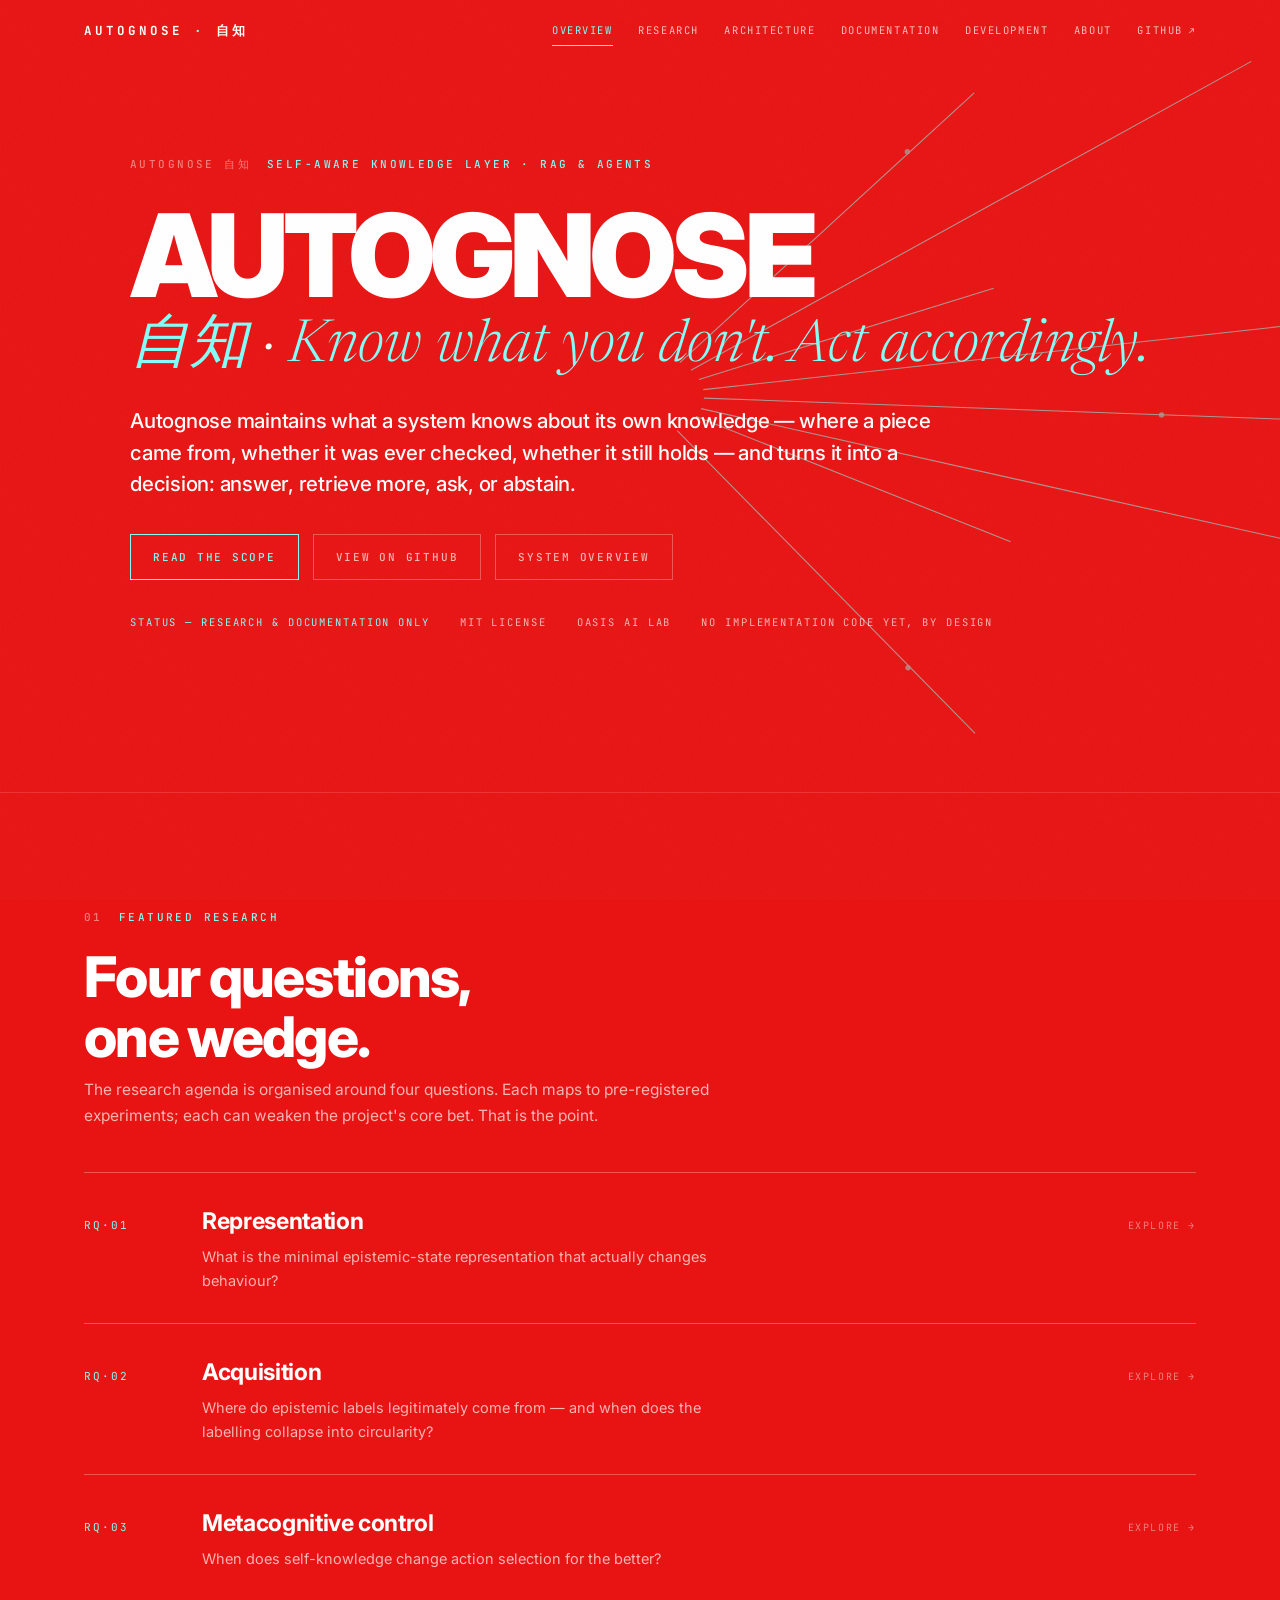
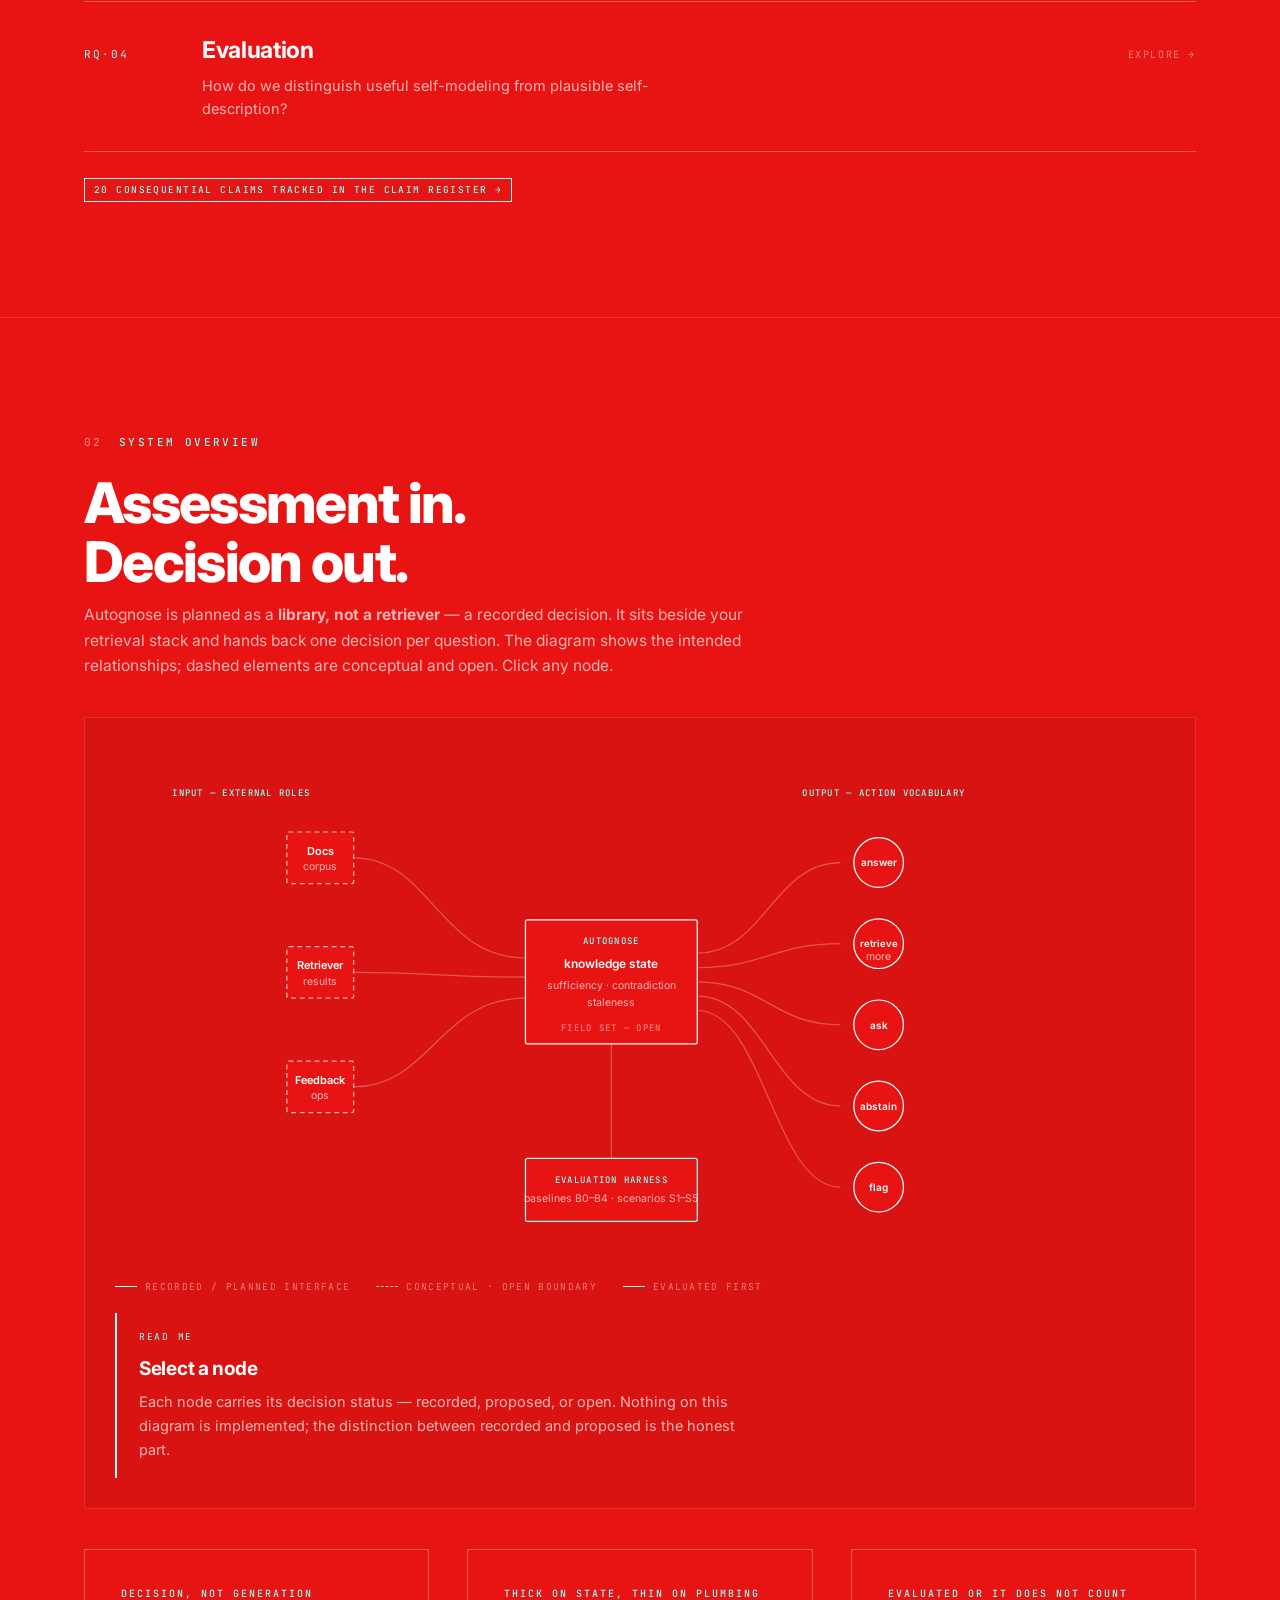
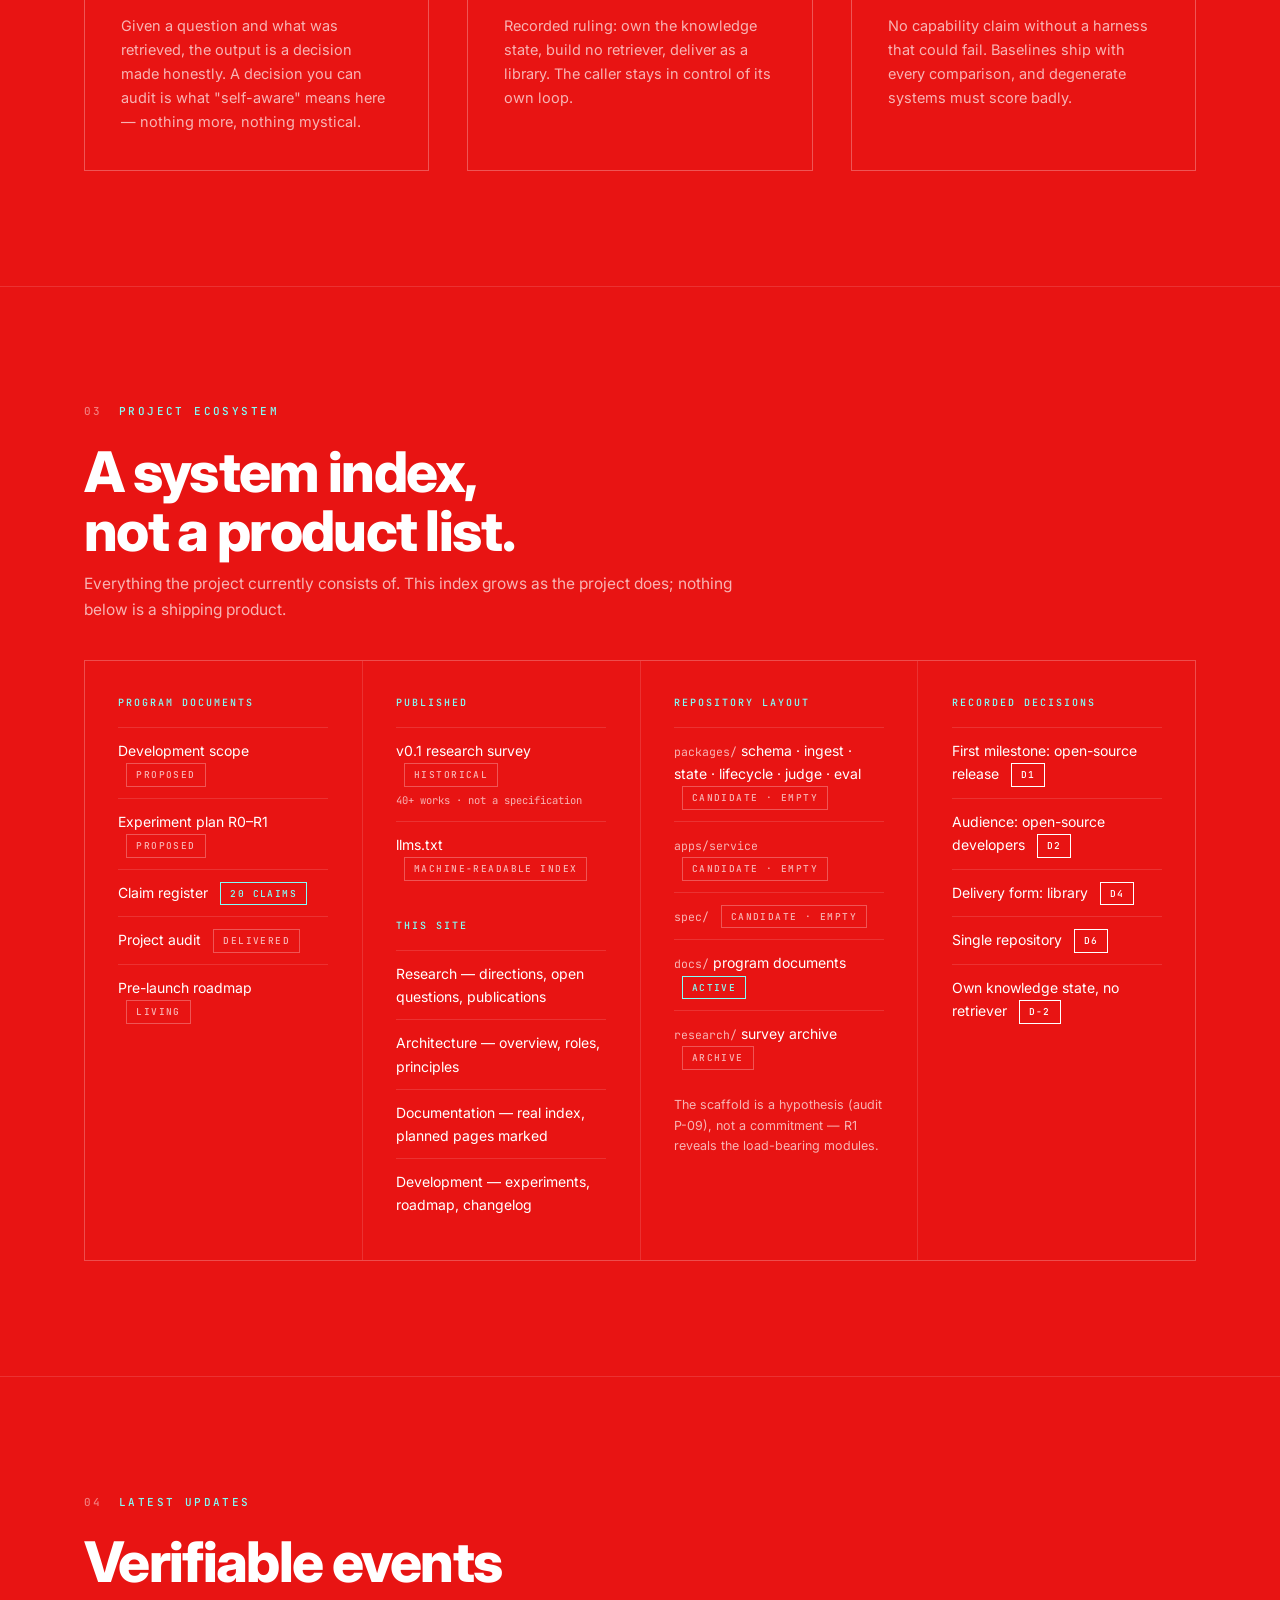
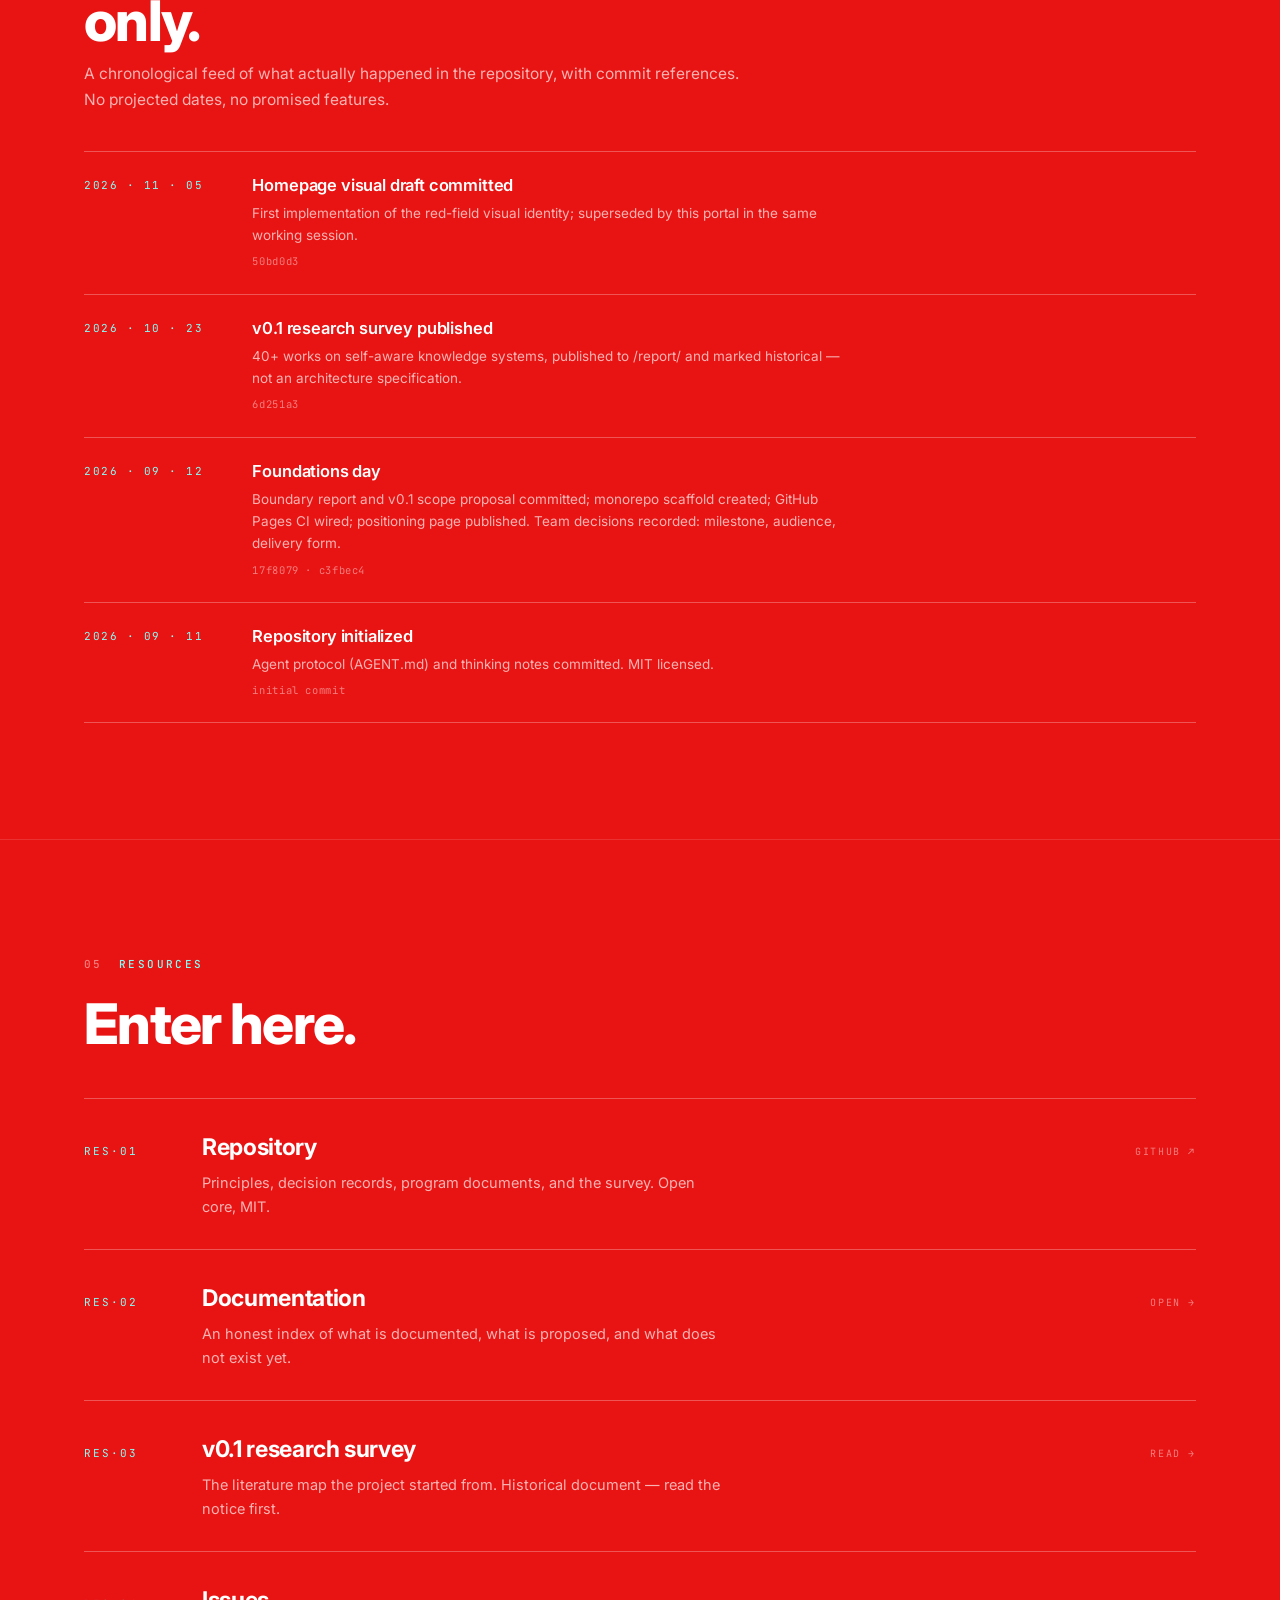
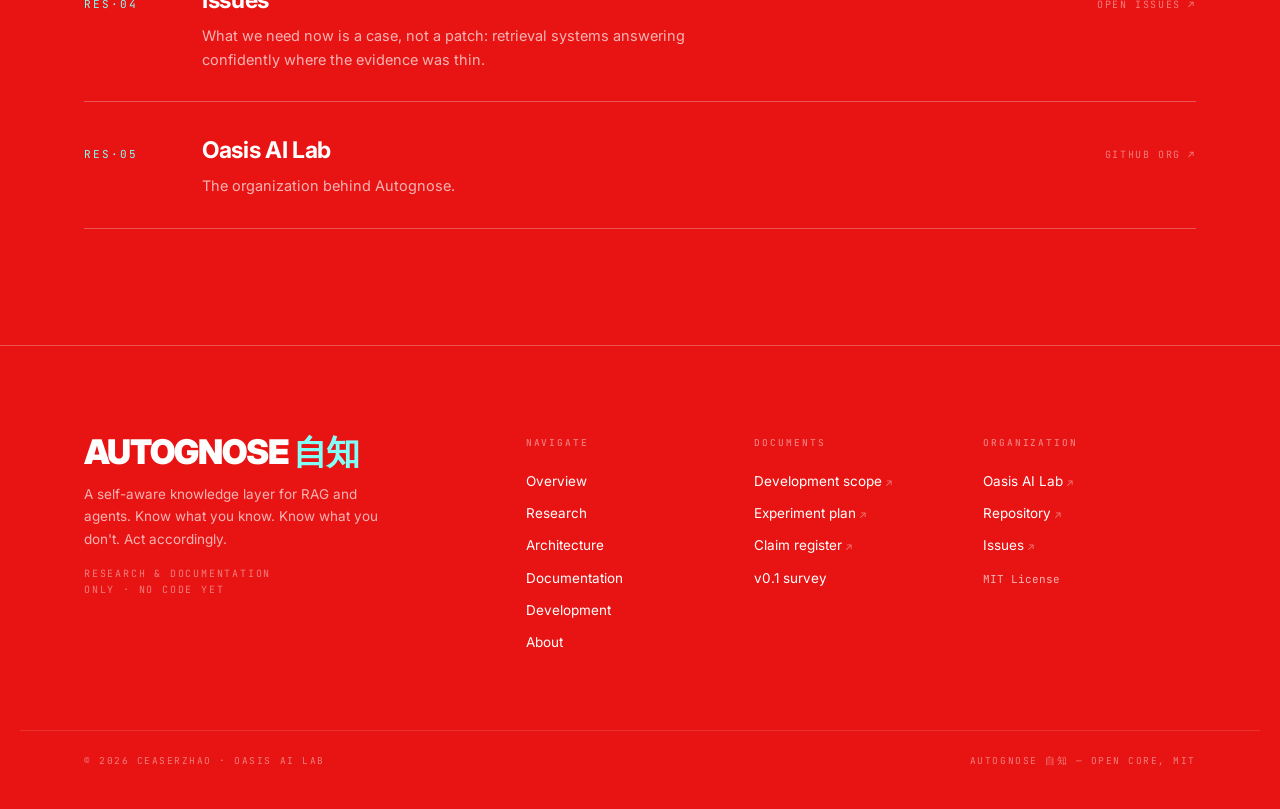
<file: site/index.html>
<!DOCTYPE html>
<html lang="en">
<head>
<meta charset="UTF-8">
<meta name="viewport" content="width=device-width, initial-scale=1.0">
<title>Autognose — Self-aware knowledge layer for RAG and agents</title>
<meta name="description" content="Autognose maintains what a system knows about its own knowledge — provenance, verification status, staleness, confidence — and turns it into a decision. Open-source research project. No code yet.">
<link rel="stylesheet" href="assets/portal.css">
</head>
<body data-page="overview" data-root="">

<!-- ═══ 02 · HERO ══════════════════════════════════════════════ -->
<section class="hero">
  <div class="hero-symbol" aria-hidden="true"><svg viewBox="0 0 1200 800" preserveAspectRatio="xMidYMid slice"><g></g></svg></div>
  <div class="wrap hero-inner">
    <p class="kicker rv"><span class="no">Autognose 自知</span> Self-aware knowledge layer · RAG &amp; agents</p>
    <h1 class="h-display" data-kinetic style="margin-top:28px">Autognose</h1>
    <h1 class="h-display" style="font-size:clamp(30px,4.6vw,64px);color:var(--cyan);text-transform:none;font-family:var(--serif);font-weight:300;letter-spacing:0;font-style:italic;margin-top:10px">自知 <span style="color:var(--white)">·</span> Know what you don't. Act accordingly.</h1>
    <p class="lede rv d3" style="margin-top:30px">
      Autognose maintains what a system knows about its own knowledge — where a piece came from,
      whether it was ever checked, whether it still holds — and turns it into a decision:
      answer, retrieve more, ask, or abstain.
    </p>
    <div class="hero-actions rv d4">
      <a class="btn cy" href="https://github.com/Oasis-AI-Lab/Autognose/blob/main/docs/DEVELOPMENT_SCOPE.md" target="_blank" rel="noopener">Read the scope</a>
      <a class="btn ghost" href="https://github.com/Oasis-AI-Lab/Autognose" target="_blank" rel="noopener">View on GitHub</a>
      <a class="btn ghost" href="#overview">System overview</a>
    </div>
    <div class="hero-status rv d5">
      <span class="live">Status — research &amp; documentation only</span>
      <span>MIT license</span>
      <span>Oasis AI Lab</span>
      <span>No implementation code yet, by design</span>
    </div>
  </div>
</section>

<!-- ═══ 03 · FEATURED RESEARCH ═════════════════════════════════ -->
<section id="research">
  <div class="wrap">
    <p class="kicker rv"><span class="no">01</span> Featured research</p>
    <h2 class="h-xl rv-l" style="margin:22px 0 10px">Four questions,<br>one wedge.</h2>
    <p class="body-dim rv d1" style="margin-bottom:44px">
      The research agenda is organised around four questions. Each maps to pre-registered
      experiments; each can weaken the project's core bet. That is the point.
    </p>
    <div class="idx">
      <a class="idx-row rv" href="research/#rq-01">
        <span class="rn">RQ·01</span>
        <span><h3>Representation</h3>
          <p>What is the minimal epistemic-state representation that actually changes behaviour?</p></span>
        <span class="go">Explore →</span>
      </a>
      <a class="idx-row rv d1" href="research/#rq-02">
        <span class="rn">RQ·02</span>
        <span><h3>Acquisition</h3>
          <p>Where do epistemic labels legitimately come from — and when does the labelling collapse into circularity?</p></span>
        <span class="go">Explore →</span>
      </a>
      <a class="idx-row rv d2" href="research/#rq-03">
        <span class="rn">RQ·03</span>
        <span><h3>Metacognitive control</h3>
          <p>When does self-knowledge change action selection for the better?</p></span>
        <span class="go">Explore →</span>
      </a>
      <a class="idx-row rv d3" href="research/#rq-04">
        <span class="rn">RQ·04</span>
        <span><h3>Evaluation</h3>
          <p>How do we distinguish useful self-modeling from plausible self-description?</p></span>
        <span class="go">Explore →</span>
      </a>
    </div>
    <p class="rv d3" style="margin-top:22px">
      <a class="chip cy" href="https://github.com/Oasis-AI-Lab/Autognose/blob/main/docs/CLAIM_REGISTER.md" target="_blank" rel="noopener">20 consequential claims tracked in the claim register →</a>
    </p>
  </div>
</section>

<!-- ═══ 04 · SYSTEM OVERVIEW ═══════════════════════════════════ -->
<section id="overview">
  <div class="wrap">
    <p class="kicker rv"><span class="no">02</span> System overview</p>
    <h2 class="h-xl rv-l" style="margin:22px 0 10px">Assessment in.<br>Decision out.</h2>
    <p class="body-dim rv d1" style="margin-bottom:38px">
      Autognose is planned as a <strong>library, not a retriever</strong> — a recorded decision.
      It sits beside your retrieval stack and hands back one decision per question.
      The diagram shows the intended relationships; dashed elements are conceptual and open.
      Click any node.
    </p>

    <div class="diagram-block rv d1">
      <svg class="net" viewBox="0 0 1100 540" role="img" aria-label="Interactive diagram: information sources and retrieval results flow into the Autognose knowledge state, which drives one of five decision actions; an evaluation harness scores both">
        <!-- edges -->
        <path class="edge" data-edge d="M250,115 C330,115 340,220 430,220"/>
        <path class="edge" data-edge d="M250,235 C330,235 340,240 430,240"/>
        <path class="edge dash" data-edge d="M250,355 C330,355 340,262 430,262"/>
        <path class="edge" data-edge d="M610,215 C680,215 690,120 760,120"/>
        <path class="edge" data-edge d="M610,230 C680,230 690,205 760,205"/>
        <path class="edge" data-edge d="M610,245 C680,245 690,290 760,290"/>
        <path class="edge" data-edge d="M610,260 C680,260 690,375 760,375"/>
        <path class="edge" data-edge d="M610,275 C680,275 690,460 760,460"/>
        <path class="edge dash" data-edge d="M520,430 L520,310"/>

        <!-- inputs (external roles — dashed: conceptual boundary) -->
        <g data-node="sources" class="rv">
          <rect class="shape dash" x="180" y="88" width="70" height="54" rx="2"/>
          <text x="215" y="112" text-anchor="middle" font-size="11.5">Docs</text>
          <text class="sub" x="215" y="128" text-anchor="middle">corpus</text>
        </g>
        <g data-node="retrieval" class="rv d1">
          <rect class="shape dash" x="180" y="208" width="70" height="54" rx="2"/>
          <text x="215" y="232" text-anchor="middle" font-size="11.5">Retriever</text>
          <text class="sub" x="215" y="248" text-anchor="middle">results</text>
        </g>
        <g data-node="feedback" class="rv d2">
          <rect class="shape dash" x="180" y="328" width="70" height="54" rx="2"/>
          <text x="215" y="352" text-anchor="middle" font-size="11.5">Feedback</text>
          <text class="sub" x="215" y="368" text-anchor="middle">ops</text>
        </g>

        <!-- centre: knowledge state -->
        <g data-node="state">
          <rect class="shape" x="430" y="180" width="180" height="130" rx="2"/>
          <text class="lbl" x="520" y="205" text-anchor="middle">Autognose</text>
          <text x="520" y="230" text-anchor="middle" font-size="12.5">knowledge state</text>
          <text class="sub" x="520" y="252" text-anchor="middle">sufficiency · contradiction</text>
          <text class="sub" x="520" y="270" text-anchor="middle">staleness</text>
          <text class="lbl" x="520" y="296" text-anchor="middle" style="fill:var(--faint)">field set — open</text>
        </g>

        <!-- actions -->
        <g data-node="actions">
          <g class="rv d2"><circle class="shape" cx="800" cy="120" r="26"/><text x="800" y="124" text-anchor="middle" font-size="10.5">answer</text></g>
          <g class="rv d3"><circle class="shape" cx="800" cy="205" r="26"/><text x="800" y="209" text-anchor="middle" font-size="10">retrieve</text><text class="sub" x="800" y="222" text-anchor="middle">more</text></g>
          <g class="rv d3"><circle class="shape" cx="800" cy="290" r="26"/><text x="800" y="294" text-anchor="middle" font-size="10.5">ask</text></g>
          <g class="rv d4"><circle class="shape" cx="800" cy="375" r="26"/><text x="800" y="379" text-anchor="middle" font-size="10.5">abstain</text></g>
          <g class="rv d4"><circle class="shape" cx="800" cy="460" r="26"/><text x="800" y="464" text-anchor="middle" font-size="10.5">flag</text></g>
        </g>

        <!-- evaluation harness -->
        <g data-node="harness" class="rv d5">
          <rect class="shape open" x="430" y="430" width="180" height="66" rx="2"/>
          <text class="lbl" x="520" y="456" text-anchor="middle">Evaluation harness</text>
          <text class="sub" x="520" y="476" text-anchor="middle">baselines B0–B4 · scenarios S1–S5</text>
        </g>

        <text class="lbl" x="60" y="50">input — external roles</text>
        <text class="lbl" x="720" y="50">output — action vocabulary</text>
      </svg>

      <div class="legend">
        <span><i></i>Recorded / planned interface</span>
        <span class="l-dash"><i></i>Conceptual · open boundary</span>
        <span class="l-cyan"><i></i>Evaluated first</span>
      </div>

      <div class="detail" aria-live="polite">
        <p class="dt-tag">Read me</p>
        <h3>Select a node</h3>
        <p>Each node carries its decision status — recorded, proposed, or open. Nothing on this
        diagram is implemented; the distinction between recorded and proposed is the honest part.</p>
      </div>
    </div>

    <script type="application/json" id="node-data">
    {
      "sources":   {"status":"External role · recorded boundary","title":"Information sources","body":"Evidence, observations, historical records, operational feedback. Autognose consumes what they expose; it does not own them."},
      "retrieval": {"status":"External role · recorded decision (D-2)","title":"Retrieval results","body":"The caller's retriever stays untouched. Recorded ruling: Autognose owns knowledge state and builds no retriever — the caller decides whether to act on the assessment."},
      "feedback":  {"status":"External role · proposed (limited scenarios)","title":"Operational feedback","body":"Tool states, source health, task context. Scoped to limited scenarios in the first milestone only; everything beyond that is deferred, not promised."},
      "state":     {"status":"Autognose · proposed focus","title":"Knowledge state","body":"Assessments along three proposed phenomena: evidence sufficiency, contradiction, staleness — observable from document metadata plus retrieval scores, no model internals required. The exact field set is the project's longest-standing open decision (OD-2): it determines the public API, so none exists yet."},
      "actions":   {"status":"Output contract · proposed","title":"Action vocabulary","body":"One action per question: answer, retrieve more, ask, abstain, or flag for review. 'Unknown' is a legal assessment — a system that cannot tell must be able to say so without penalty."},
      "harness":   {"status":"R0 · proposed, pre-registered","title":"Evaluation harness","body":"An evaluation that can fail honestly: five scenario families with ground truth by construction, five baselines (always-answer, always-abstain, retrieval-only, rule-based, score-only), and assessment quality reported separately from downstream utility. Always."}
    }
    </script>

    <div class="panel-grid" style="margin-top:40px">
      <div class="panel rv"><h4>Decision, not generation</h4>
        <p>Given a question and what was retrieved, the output is a decision made honestly.
        A decision you can audit is what "self-aware" means here — nothing more, nothing mystical.</p></div>
      <div class="panel rv d1"><h4>Thick on state, thin on plumbing</h4>
        <p>Recorded ruling: own the knowledge state, build no retriever, deliver as a library.
        The caller stays in control of its own loop.</p></div>
      <div class="panel rv d2"><h4>Evaluated or it does not count</h4>
        <p>No capability claim without a harness that could fail. Baselines ship with every
        comparison, and degenerate systems must score badly.</p></div>
    </div>
  </div>
</section>

<!-- ═══ 05 · PROJECT ECOSYSTEM ═════════════════════════════════ -->
<section id="ecosystem">
  <div class="wrap">
    <p class="kicker rv"><span class="no">03</span> Project ecosystem</p>
    <h2 class="h-xl rv-l" style="margin:22px 0 10px">A system index,<br>not a product list.</h2>
    <p class="body-dim rv d1" style="margin-bottom:38px">
      Everything the project currently consists of. This index grows as the project does;
      nothing below is a shipping product.
    </p>
    <div class="eco">
      <div class="eco-col eco-4 rv">
        <h3>Program documents</h3>
        <ul>
          <li><a href="https://github.com/Oasis-AI-Lab/Autognose/blob/main/docs/DEVELOPMENT_SCOPE.md" target="_blank" rel="noopener">Development scope</a> <span class="chip">proposed</span></li>
          <li><a href="https://github.com/Oasis-AI-Lab/Autognose/blob/main/docs/EXPERIMENT_PLAN.md" target="_blank" rel="noopener">Experiment plan R0–R1</a> <span class="chip">proposed</span></li>
          <li><a href="https://github.com/Oasis-AI-Lab/Autognose/blob/main/docs/CLAIM_REGISTER.md" target="_blank" rel="noopener">Claim register</a> <span class="chip cy">20 claims</span></li>
          <li><a href="https://github.com/Oasis-AI-Lab/Autognose/blob/main/docs/research/PROJECT_AUDIT.md" target="_blank" rel="noopener">Project audit</a> <span class="chip">delivered</span></li>
          <li><a href="https://github.com/Oasis-AI-Lab/Autognose/blob/main/docs/roadmap/PRE_LAUNCH_ROADMAP.md" target="_blank" rel="noopener">Pre-launch roadmap</a> <span class="chip">living</span></li>
        </ul>
      </div>
      <div class="eco-col eco-4 rv d1">
        <h3>Published</h3>
        <ul>
          <li><a href="report/">v0.1 research survey</a> <span class="chip">historical</span>
            <br><span class="mono" style="font-size:10.5px">40+ works · not a specification</span></li>
          <li><a href="https://raw.githubusercontent.com/Oasis-AI-Lab/Autognose/main/site/llms.txt" target="_blank" rel="noopener">llms.txt</a> <span class="chip">machine-readable index</span></li>
        </ul>
        <h3 style="margin-top:26px">This site</h3>
        <ul>
          <li><a href="research/">Research</a> — directions, open questions, publications</li>
          <li><a href="architecture/">Architecture</a> — overview, roles, principles</li>
          <li><a href="documentation/">Documentation</a> — real index, planned pages marked</li>
          <li><a href="development/">Development</a> — experiments, roadmap, changelog</li>
        </ul>
      </div>
      <div class="eco-col eco-4 rv d2">
        <h3>Repository layout</h3>
        <ul>
          <li><span class="mono">packages/</span> schema · ingest · state · lifecycle · judge · eval <span class="chip">candidate · empty</span></li>
          <li><span class="mono">apps/service</span> <span class="chip">candidate · empty</span></li>
          <li><span class="mono">spec/</span> <span class="chip">candidate · empty</span></li>
          <li><span class="mono">docs/</span> program documents <span class="chip cy">active</span></li>
          <li><span class="mono">research/</span> survey archive <span class="chip">archive</span></li>
        </ul>
        <p class="body-dim" style="font-size:12.5px;margin-top:14px">The scaffold is a hypothesis
        (audit P-09), not a commitment — R1 reveals the load-bearing modules.</p>
      </div>
      <div class="eco-col eco-4 rv d3">
        <h3>Recorded decisions</h3>
        <ul>
          <li>First milestone: open-source release <span class="chip wt">D1</span></li>
          <li>Audience: open-source developers <span class="chip wt">D2</span></li>
          <li>Delivery form: library <span class="chip wt">D4</span></li>
          <li>Single repository <span class="chip wt">D6</span></li>
          <li>Own knowledge state, no retriever <span class="chip wt">D-2</span></li>
        </ul>
      </div>
    </div>
  </div>
</section>

<!-- ═══ 06 · LATEST UPDATES ════════════════════════════════════ -->
<section id="updates">
  <div class="wrap">
    <p class="kicker rv"><span class="no">04</span> Latest updates</p>
    <h2 class="h-xl rv-l" style="margin:22px 0 10px">Verifiable events<br>only.</h2>
    <p class="body-dim rv d1" style="margin-bottom:38px">
      A chronological feed of what actually happened in the repository, with commit references.
      No projected dates, no promised features.
    </p>
    <div class="feed">
      <div class="feed-item rv">
        <span class="fd">2026 · 11 · 05</span>
        <div><h3>Homepage visual draft committed</h3>
          <p>First implementation of the red-field visual identity; superseded by this portal in the same working session.</p>
          <span class="sha">50bd0d3</span></div>
      </div>
      <div class="feed-item rv d1">
        <span class="fd">2026 · 10 · 23</span>
        <div><h3>v0.1 research survey published</h3>
          <p>40+ works on self-aware knowledge systems, published to /report/ and marked historical — not an architecture specification.</p>
          <span class="sha">6d251a3</span></div>
      </div>
      <div class="feed-item rv d2">
        <span class="fd">2026 · 09 · 12</span>
        <div><h3>Foundations day</h3>
          <p>Boundary report and v0.1 scope proposal committed; monorepo scaffold created; GitHub Pages CI wired; positioning page published. Team decisions recorded: milestone, audience, delivery form.</p>
          <span class="sha">17f8079 · c3fbec4</span></div>
      </div>
      <div class="feed-item rv d3">
        <span class="fd">2026 · 09 · 11</span>
        <div><h3>Repository initialized</h3>
          <p>Agent protocol (AGENT.md) and thinking notes committed. MIT licensed.</p>
          <span class="sha">initial commit</span></div>
      </div>
    </div>
  </div>
</section>

<!-- ═══ 07 · RESOURCES ═════════════════════════════════════════ -->
<section id="resources">
  <div class="wrap">
    <p class="kicker rv"><span class="no">05</span> Resources</p>
    <h2 class="h-xl rv-l" style="margin:22px 0 44px">Enter here.</h2>
    <div class="idx">
      <a class="idx-row rv" href="https://github.com/Oasis-AI-Lab/Autognose" target="_blank" rel="noopener">
        <span class="rn">RES·01</span>
        <span><h3>Repository</h3><p>Principles, decision records, program documents, and the survey. Open core, MIT.</p></span>
        <span class="go">GitHub ↗</span>
      </a>
      <a class="idx-row rv d1" href="documentation/">
        <span class="rn">RES·02</span>
        <span><h3>Documentation</h3><p>An honest index of what is documented, what is proposed, and what does not exist yet.</p></span>
        <span class="go">Open →</span>
      </a>
      <a class="idx-row rv d2" href="report/">
        <span class="rn">RES·03</span>
        <span><h3>v0.1 research survey</h3><p>The literature map the project started from. Historical document — read the notice first.</p></span>
        <span class="go">Read →</span>
      </a>
      <a class="idx-row rv d3" href="https://github.com/Oasis-AI-Lab/Autognose/issues" target="_blank" rel="noopener">
        <span class="rn">RES·04</span>
        <span><h3>Issues</h3><p>What we need now is a case, not a patch: retrieval systems answering confidently where the evidence was thin.</p></span>
        <span class="go">Open issues ↗</span>
      </a>
      <a class="idx-row rv d4" href="https://github.com/Oasis-AI-Lab" target="_blank" rel="noopener">
        <span class="rn">RES·05</span>
        <span><h3>Oasis AI Lab</h3><p>The organization behind Autognose.</p></span>
        <span class="go">GitHub org ↗</span>
      </a>
    </div>
  </div>
</section>

<script src="assets/portal.js"></script>
</body>
</html>
</file>
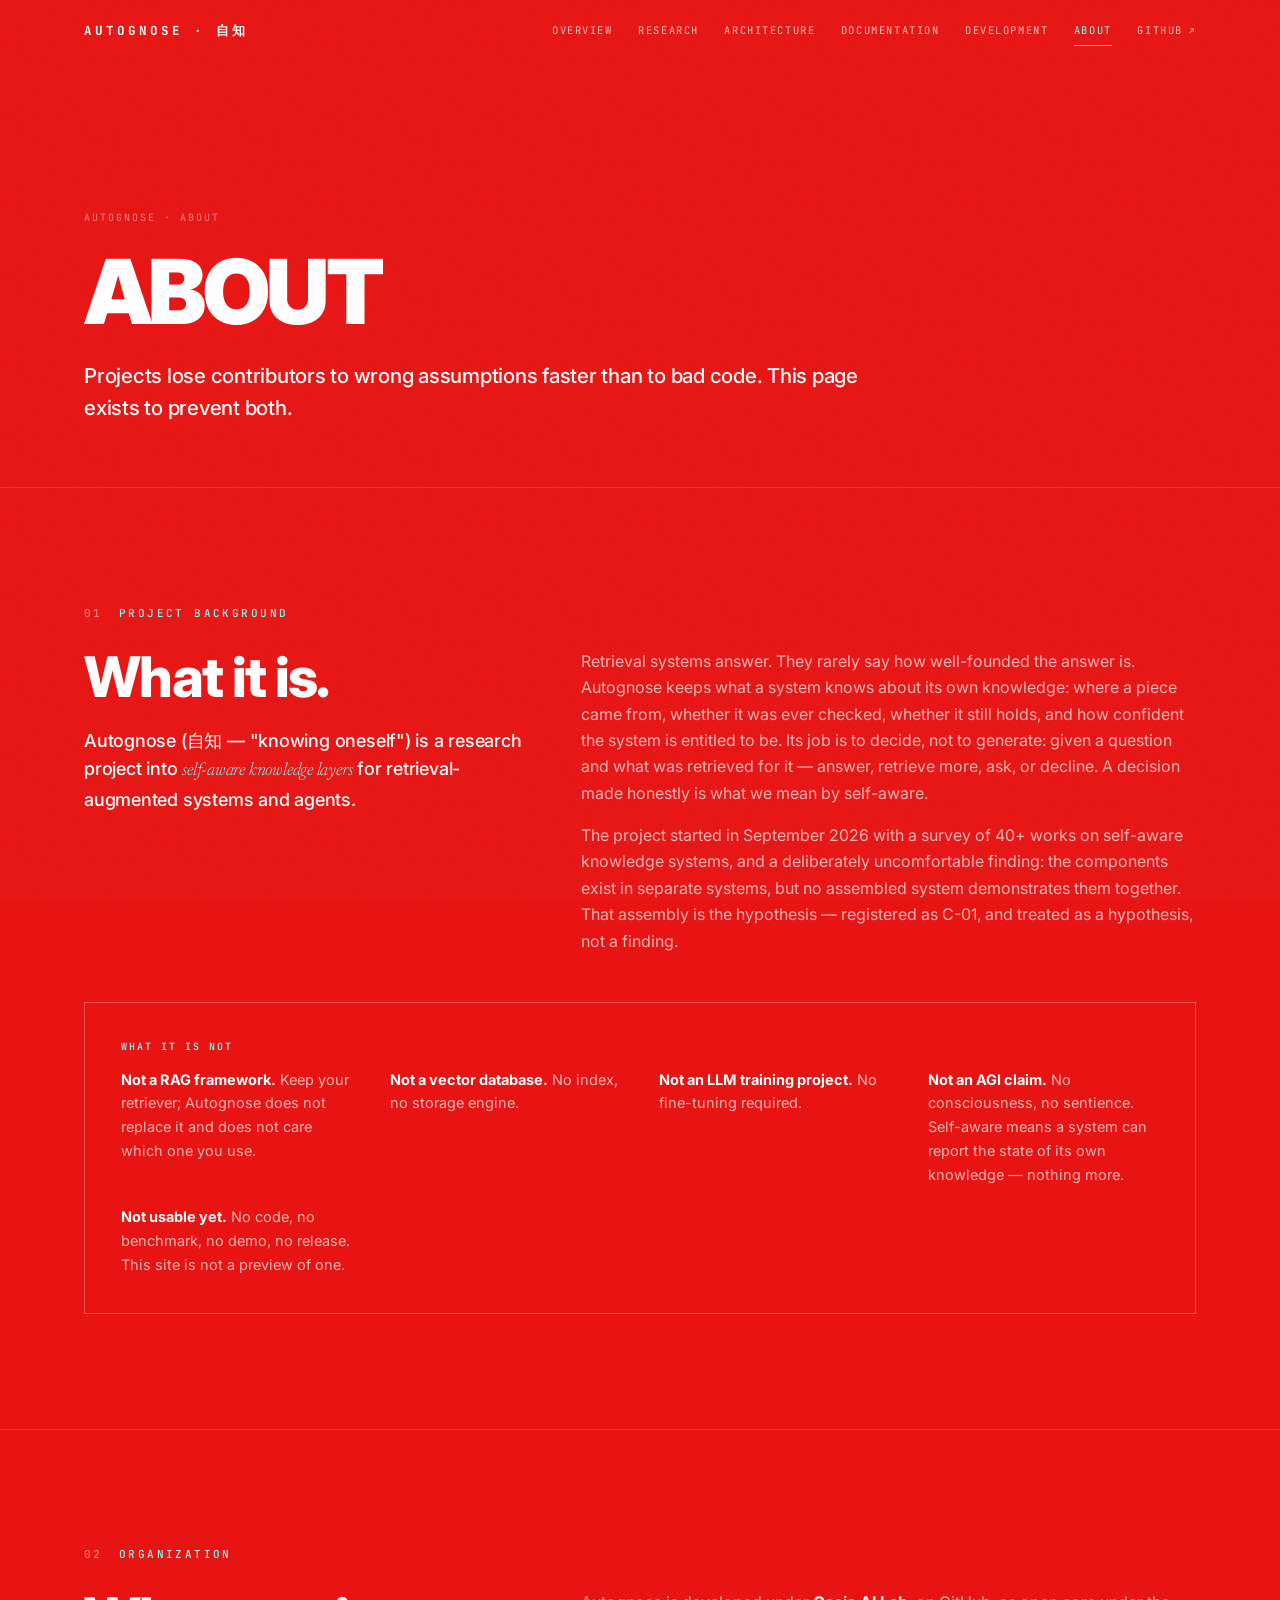
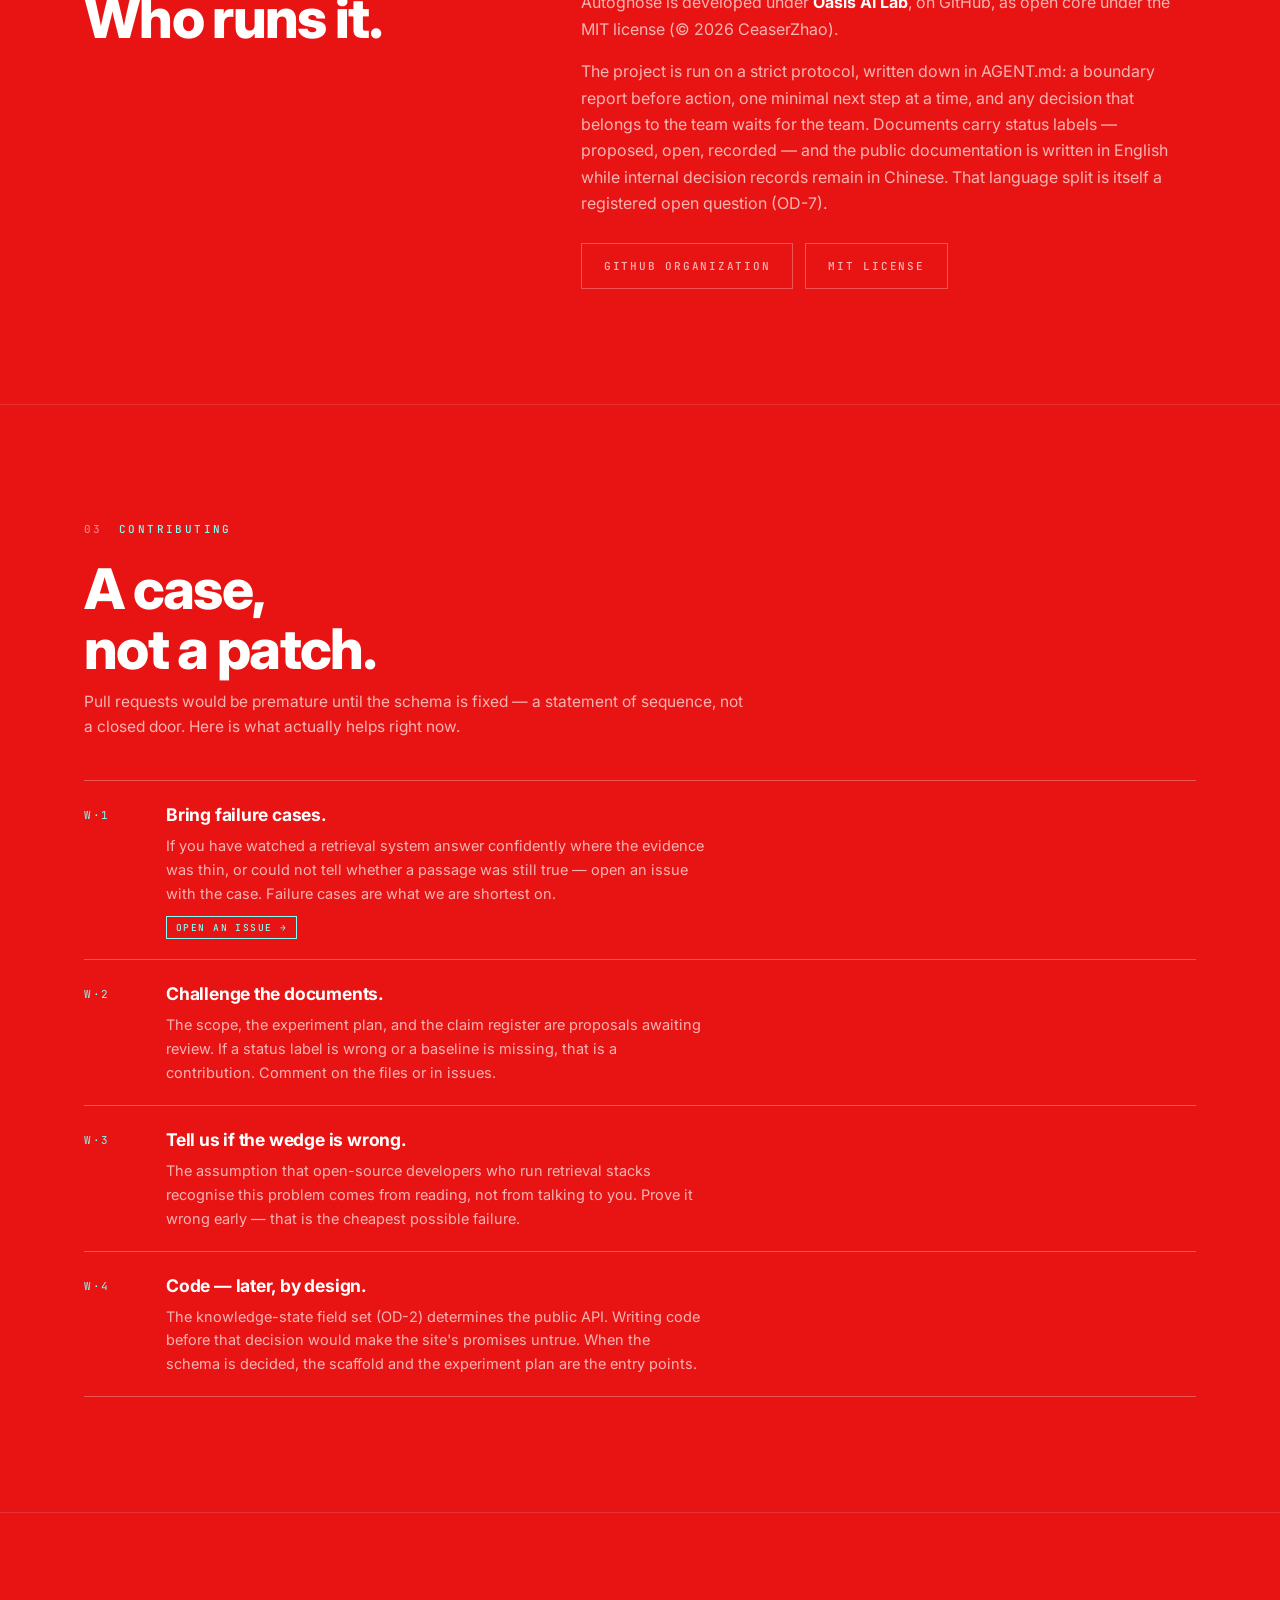
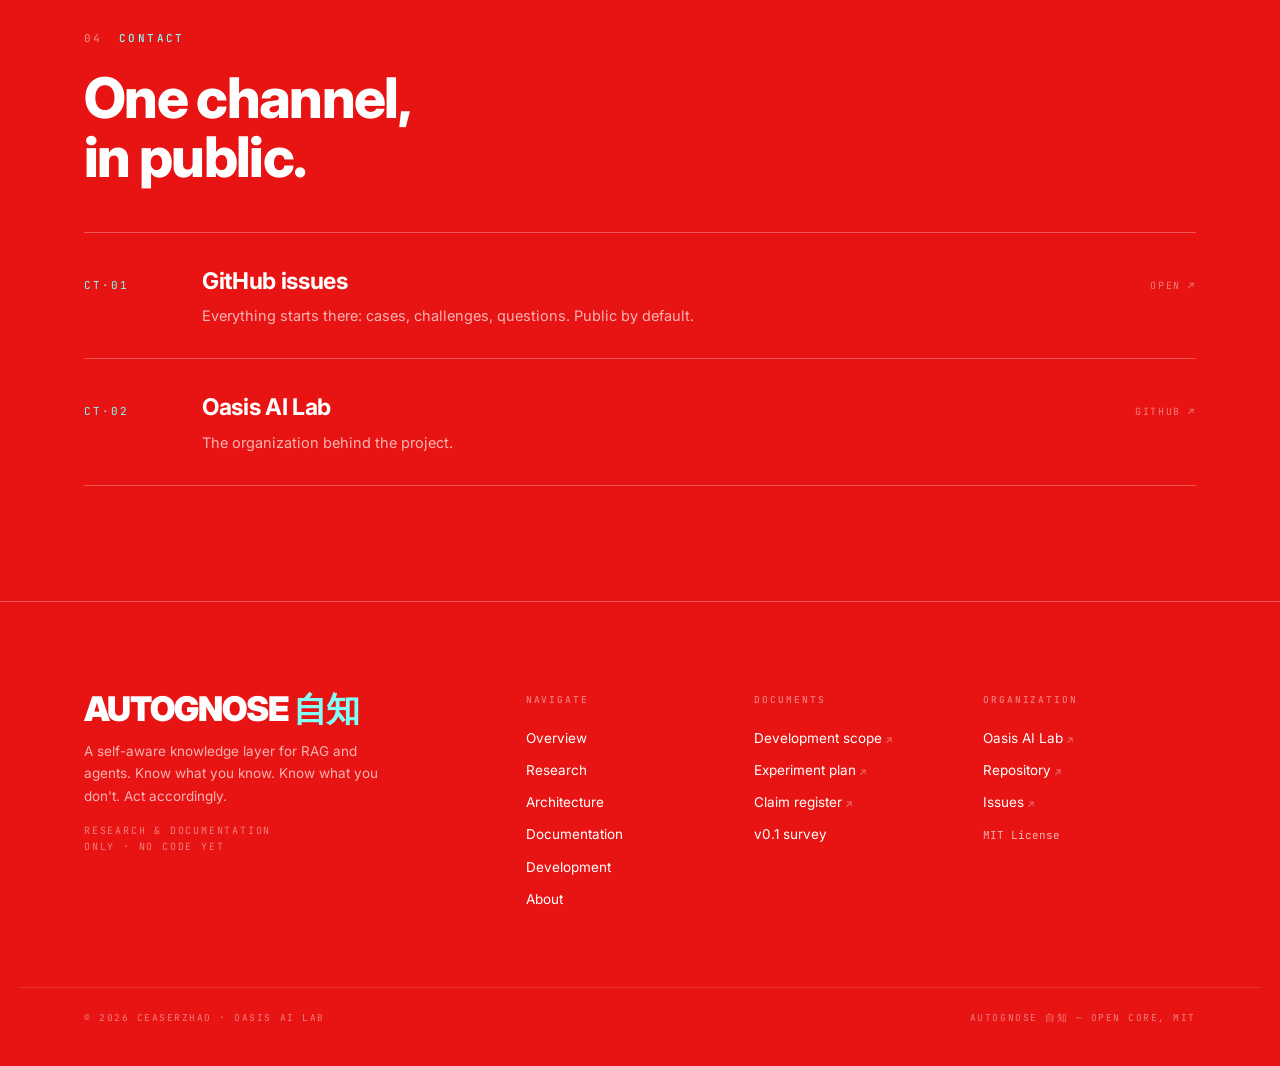
<file: site/about/index.html>
<!DOCTYPE html>
<html lang="en">
<head>
<meta charset="UTF-8">
<meta name="viewport" content="width=device-width, initial-scale=1.0">
<title>About — Autognose</title>
<meta name="description" content="What Autognose is, what it is not, how it is run, and how to engage.">
<link rel="stylesheet" href="../assets/portal.css">
</head>
<body data-page="about" data-root="../">

<header class="page-head">
  <div class="wrap">
    <p class="crumb rv">Autognose · About</p>
    <h1 class="rv-l">About</h1>
    <p class="lede rv d1">
      Projects lose contributors to wrong assumptions faster than to bad code.
      This page exists to prevent both.
    </p>
  </div>
</header>

<!-- ── Background ──────────────────────────────────────────── -->
<section id="background" style="border-top:1px solid var(--hair-faint)">
  <div class="wrap">
    <p class="kicker rv"><span class="no">01</span> Project background</p>
    <div class="two-col" style="margin-top:26px">
      <div>
        <h2 class="h-xl rv-l">What it is.</h2>
        <p class="lede rv d1" style="margin-top:20px;font-size:18px">
          Autognose (自知 — "knowing oneself") is a research project into
          <em class="acc">self-aware knowledge layers</em> for retrieval-augmented systems
          and agents.
        </p>
      </div>
      <div>
        <p class="body-dim rv d1" style="font-size:16px">
          Retrieval systems answer. They rarely say how well-founded the answer is.
          Autognose keeps what a system knows about its own knowledge: where a piece came from,
          whether it was ever checked, whether it still holds, and how confident the system is
          entitled to be. Its job is to decide, not to generate: given a question and what was
          retrieved for it — answer, retrieve more, ask, or decline. A decision made honestly
          is what we mean by self-aware.
        </p>
        <p class="body-dim rv d2" style="font-size:16px;margin-top:16px">
          The project started in September 2026 with a survey of 40+ works on self-aware
          knowledge systems, and a deliberately uncomfortable finding: the components exist in
          separate systems, but no assembled system demonstrates them together.
          That assembly is the hypothesis — registered as C-01, and treated as a hypothesis,
          not a finding.
        </p>
      </div>
    </div>

    <div class="panel rv" style="margin-top:48px">
      <h4>What it is not</h4>
      <div class="panel-grid">
        <p><strong style="color:var(--white)">Not a RAG framework.</strong> Keep your retriever; Autognose does not replace it and does not care which one you use.</p>
        <p><strong style="color:var(--white)">Not a vector database.</strong> No index, no storage engine.</p>
        <p><strong style="color:var(--white)">Not an LLM training project.</strong> No fine-tuning required.</p>
        <p><strong style="color:var(--white)">Not an AGI claim.</strong> No consciousness, no sentience. Self-aware means a system can report the state of its own knowledge — nothing more.</p>
        <p><strong style="color:var(--white)">Not usable yet.</strong> No code, no benchmark, no demo, no release. This site is not a preview of one.</p>
      </div>
    </div>
  </div>
</section>

<!-- ── Organization ────────────────────────────────────────── -->
<section id="organization">
  <div class="wrap">
    <p class="kicker rv"><span class="no">02</span> Organization</p>
    <div class="two-col" style="margin-top:26px">
      <div>
        <h2 class="h-xl rv-l">Who runs it.</h2>
      </div>
      <div>
        <p class="body-dim rv d1" style="font-size:16px">
          Autognose is developed under <strong style="color:var(--white)">Oasis AI Lab</strong>,
          on GitHub, as open core under the MIT license (© 2026 CeaserZhao).
        </p>
        <p class="body-dim rv d2" style="font-size:16px;margin-top:16px">
          The project is run on a strict protocol, written down in AGENT.md: a boundary report
          before action, one minimal next step at a time, and any decision that belongs to the
          team waits for the team. Documents carry status labels — proposed, open, recorded —
          and the public documentation is written in English while internal decision records
          remain in Chinese. That language split is itself a registered open question (OD-7).
        </p>
        <div style="margin-top:26px;display:flex;gap:12px;flex-wrap:wrap" class="rv d2">
          <a class="btn ghost" href="https://github.com/Oasis-AI-Lab" target="_blank" rel="noopener">GitHub organization</a>
          <a class="btn ghost" href="https://github.com/Oasis-AI-Lab/Autognose/blob/main/LICENSE" target="_blank" rel="noopener">MIT license</a>
        </div>
      </div>
    </div>
  </div>
</section>

<!-- ── Contributing ────────────────────────────────────────── -->
<section id="contributing">
  <div class="wrap">
    <p class="kicker rv"><span class="no">03</span> Contributing</p>
    <h2 class="h-xl rv-l" style="margin:22px 0 10px">A case,<br>not a patch.</h2>
    <p class="body-dim rv d1" style="margin-bottom:40px">
      Pull requests would be premature until the schema is fixed — a statement of sequence,
      not a closed door. Here is what actually helps right now.
    </p>
    <div class="rows">
      <div class="row-item rv"><span class="n">W·1</span>
        <div><h3>Bring failure cases.</h3>
          <p>If you have watched a retrieval system answer confidently where the evidence was thin,
          or could not tell whether a passage was still true — open an issue with the case.
          Failure cases are what we are shortest on.</p>
          <a class="chip cy" style="margin-top:10px" href="https://github.com/Oasis-AI-Lab/Autognose/issues" target="_blank" rel="noopener">Open an issue →</a></div></div>
      <div class="row-item rv"><span class="n">W·2</span>
        <div><h3>Challenge the documents.</h3>
          <p>The scope, the experiment plan, and the claim register are proposals awaiting review.
          If a status label is wrong or a baseline is missing, that is a contribution.
          Comment on the files or in issues.</p></div></div>
      <div class="row-item rv"><span class="n">W·3</span>
        <div><h3>Tell us if the wedge is wrong.</h3>
          <p>The assumption that open-source developers who run retrieval stacks recognise this
          problem comes from reading, not from talking to you. Prove it wrong early — that is
          the cheapest possible failure.</p></div></div>
      <div class="row-item rv"><span class="n">W·4</span>
        <div><h3>Code — later, by design.</h3>
          <p>The knowledge-state field set (OD-2) determines the public API. Writing code before
          that decision would make the site's promises untrue. When the schema is decided,
          the scaffold and the experiment plan are the entry points.</p></div></div>
    </div>
  </div>
</section>

<!-- ── Contact ─────────────────────────────────────────────── -->
<section id="contact">
  <div class="wrap">
    <p class="kicker rv"><span class="no">04</span> Contact</p>
    <h2 class="h-xl rv-l" style="margin:22px 0 44px">One channel,<br>in public.</h2>
    <div class="idx">
      <a class="idx-row rv" href="https://github.com/Oasis-AI-Lab/Autognose/issues" target="_blank" rel="noopener">
        <span class="rn">CT·01</span>
        <span><h3>GitHub issues</h3><p>Everything starts there: cases, challenges, questions. Public by default.</p></span>
        <span class="go">Open ↗</span>
      </a>
      <a class="idx-row rv d1" href="https://github.com/Oasis-AI-Lab" target="_blank" rel="noopener">
        <span class="rn">CT·02</span>
        <span><h3>Oasis AI Lab</h3><p>The organization behind the project.</p></span>
        <span class="go">GitHub ↗</span>
      </a>
    </div>
  </div>
</section>

<script src="../assets/portal.js"></script>
</body>
</html>
</file>
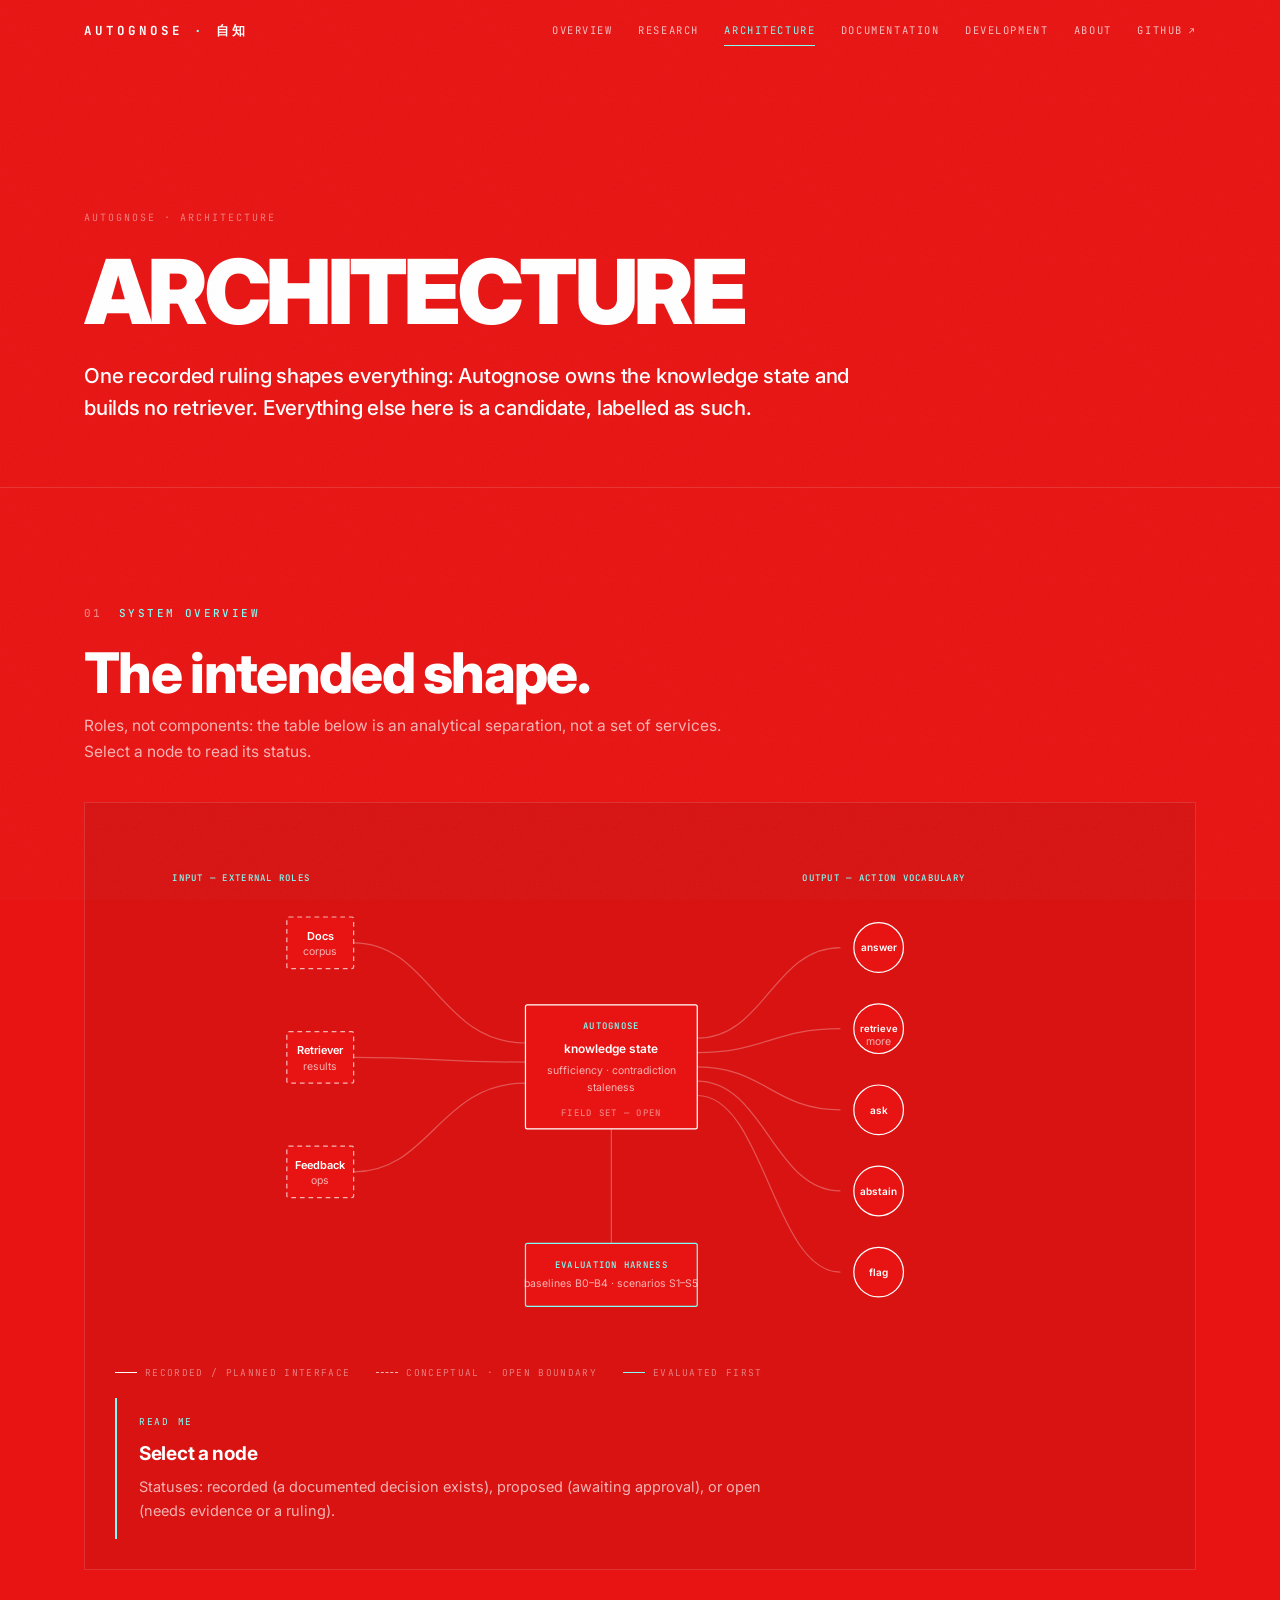
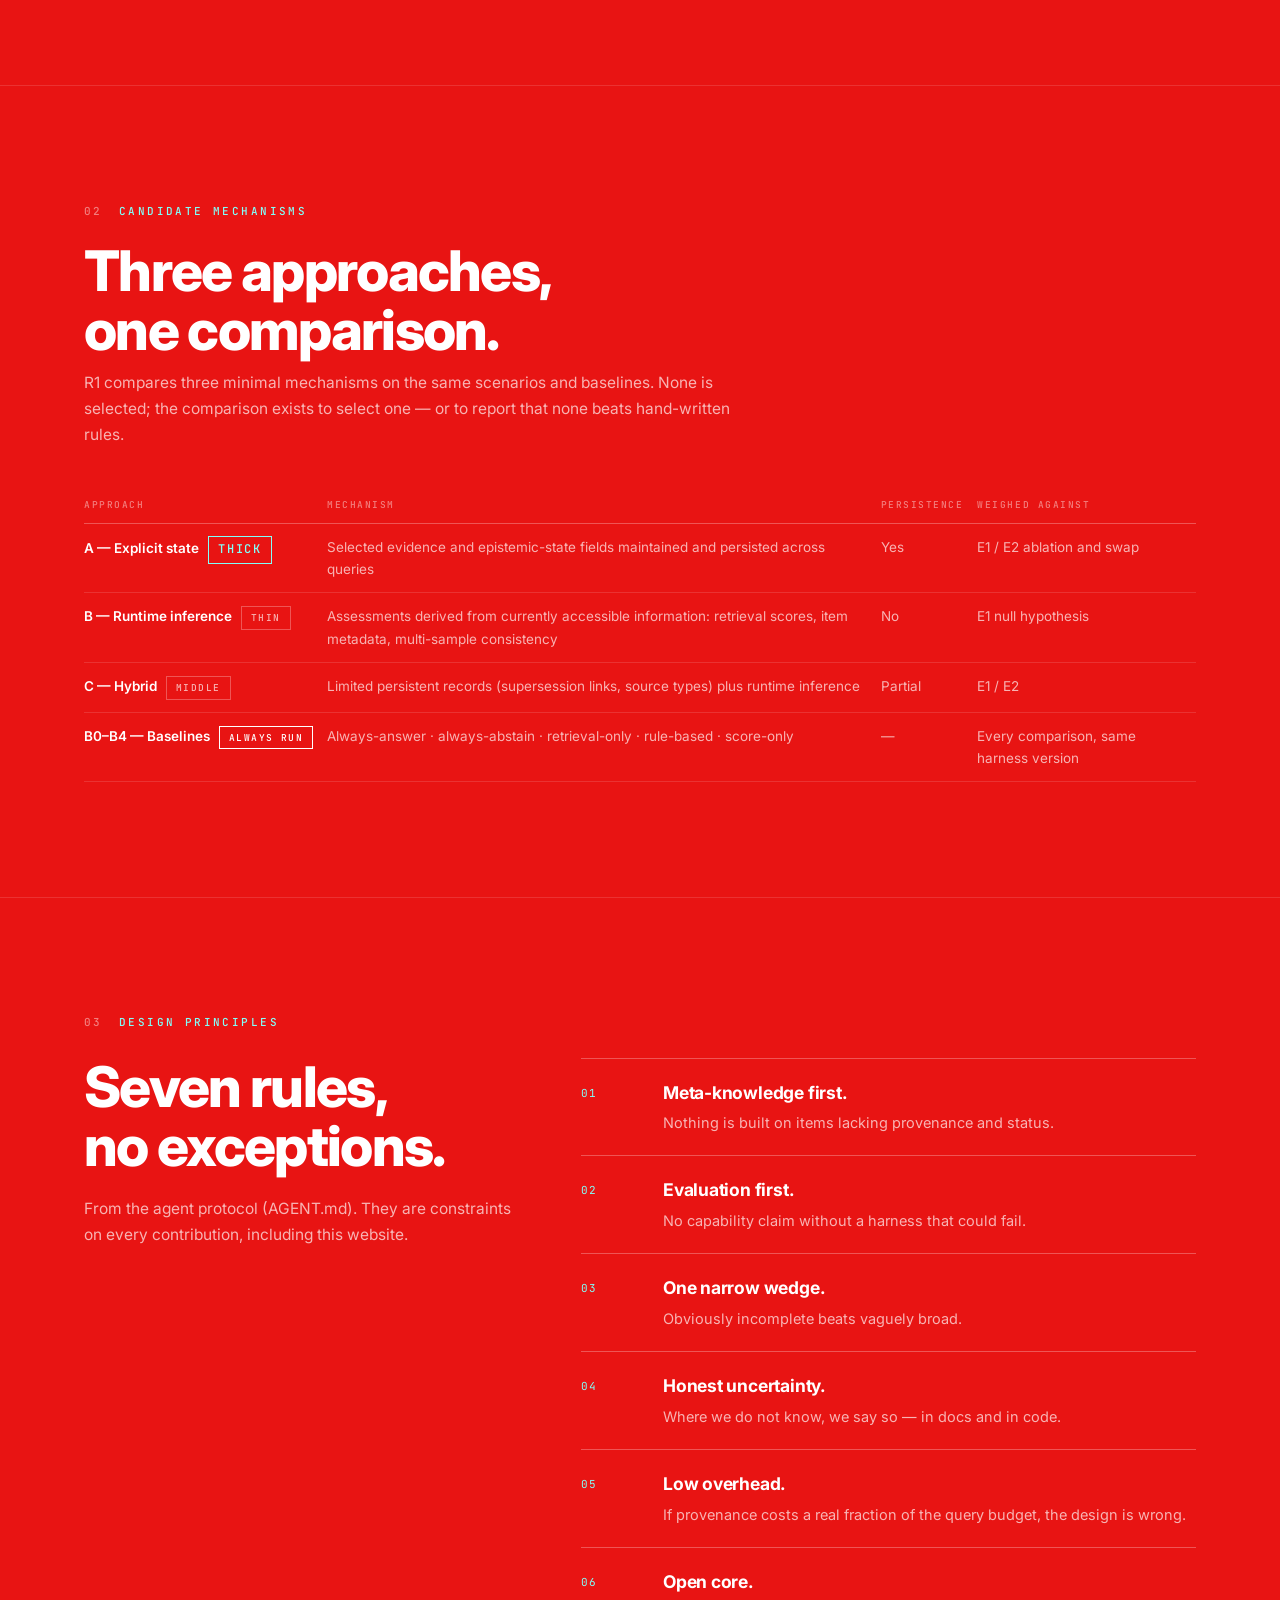
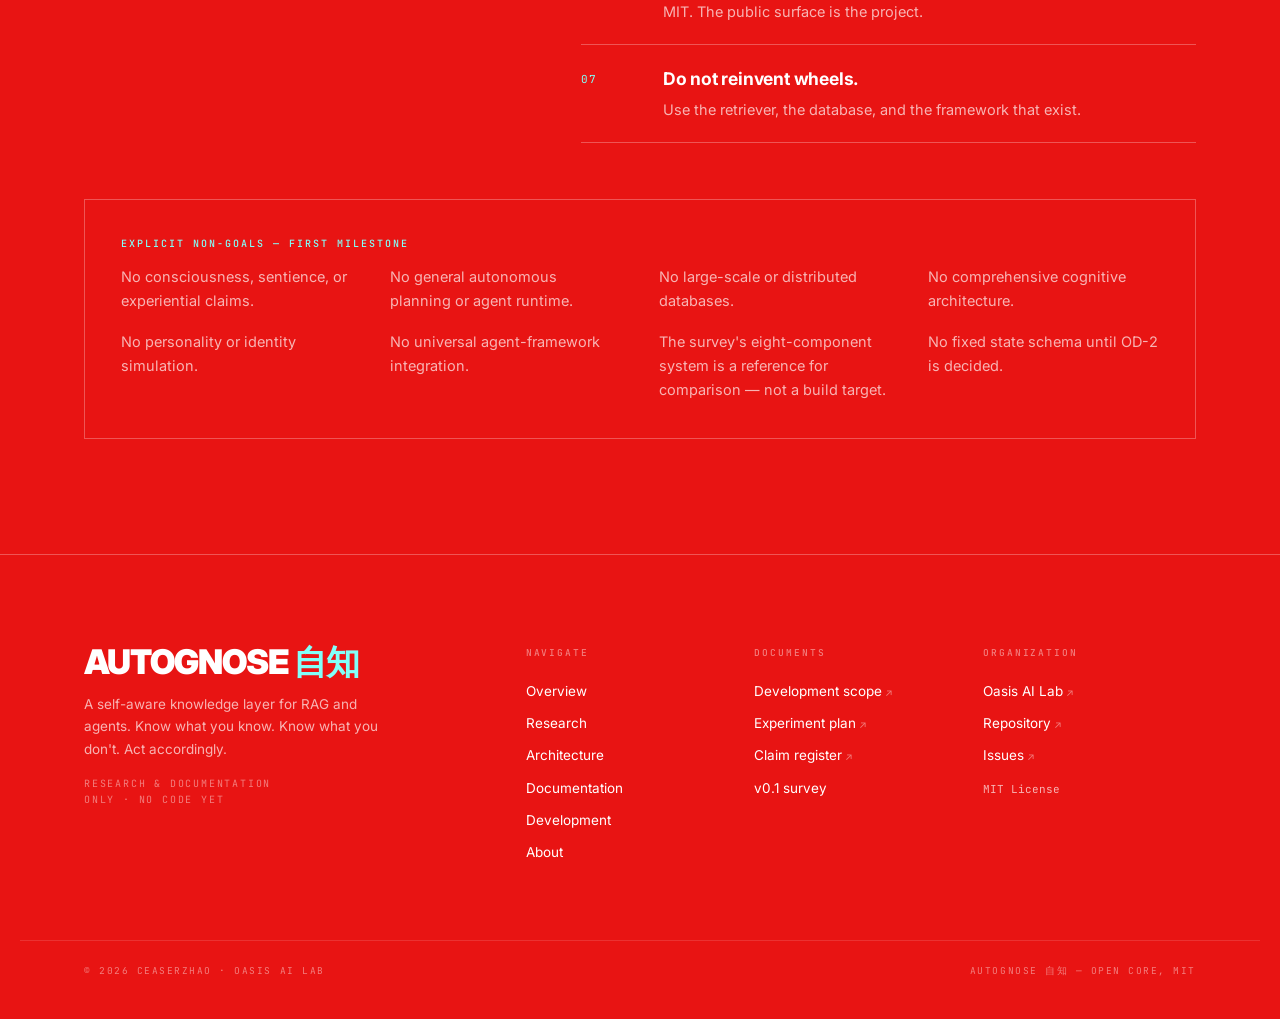
<file: site/architecture/index.html>
<!DOCTYPE html>
<html lang="en">
<head>
<meta charset="UTF-8">
<meta name="viewport" content="width=device-width, initial-scale=1.0">
<title>Architecture — Autognose</title>
<meta name="description" content="Ownership boundaries, candidate mechanisms, and design principles of the Autognose self-aware knowledge layer.">
<link rel="stylesheet" href="../assets/portal.css">
</head>
<body data-page="architecture" data-root="../">

<header class="page-head">
  <div class="wrap">
    <p class="crumb rv">Autognose · Architecture</p>
    <h1 class="rv-l">Architecture</h1>
    <p class="lede rv d1">
      One recorded ruling shapes everything: Autognose owns the knowledge state and builds
      no retriever. Everything else here is a candidate, labelled as such.
    </p>
  </div>
</header>

<!-- ── System overview ─────────────────────────────────────── -->
<section id="system" style="border-top:1px solid var(--hair-faint)">
  <div class="wrap">
    <p class="kicker rv"><span class="no">01</span> System overview</p>
    <h2 class="h-xl rv-l" style="margin:22px 0 10px">The intended shape.</h2>
    <p class="body-dim rv d1" style="margin-bottom:38px">
      Roles, not components: the table below is an analytical separation, not a set of services.
      Select a node to read its status.
    </p>

    <div class="diagram-block rv d1">
      <svg class="net" viewBox="0 0 1100 540" role="img" aria-label="System overview diagram: sources and retrieval feed the knowledge state, which drives five actions; the evaluation harness observes">
        <path class="edge" data-edge d="M250,115 C330,115 340,220 430,220"/>
        <path class="edge" data-edge d="M250,235 C330,235 340,240 430,240"/>
        <path class="edge dash" data-edge d="M250,355 C330,355 340,262 430,262"/>
        <path class="edge" data-edge d="M610,215 C680,215 690,120 760,120"/>
        <path class="edge" data-edge d="M610,230 C680,230 690,205 760,205"/>
        <path class="edge" data-edge d="M610,245 C680,245 690,290 760,290"/>
        <path class="edge" data-edge d="M610,260 C680,260 690,375 760,375"/>
        <path class="edge" data-edge d="M610,275 C680,275 690,460 760,460"/>
        <path class="edge dash" data-edge d="M520,430 L520,310"/>

        <g data-node="sources" class="rv">
          <rect class="shape dash" x="180" y="88" width="70" height="54" rx="2"/>
          <text x="215" y="112" text-anchor="middle" font-size="11.5">Docs</text>
          <text class="sub" x="215" y="128" text-anchor="middle">corpus</text>
        </g>
        <g data-node="retrieval" class="rv d1">
          <rect class="shape dash" x="180" y="208" width="70" height="54" rx="2"/>
          <text x="215" y="232" text-anchor="middle" font-size="11.5">Retriever</text>
          <text class="sub" x="215" y="248" text-anchor="middle">results</text>
        </g>
        <g data-node="feedback" class="rv d2">
          <rect class="shape dash" x="180" y="328" width="70" height="54" rx="2"/>
          <text x="215" y="352" text-anchor="middle" font-size="11.5">Feedback</text>
          <text class="sub" x="215" y="368" text-anchor="middle">ops</text>
        </g>
        <g data-node="state">
          <rect class="shape" x="430" y="180" width="180" height="130" rx="2"/>
          <text class="lbl" x="520" y="205" text-anchor="middle">Autognose</text>
          <text x="520" y="230" text-anchor="middle" font-size="12.5">knowledge state</text>
          <text class="sub" x="520" y="252" text-anchor="middle">sufficiency · contradiction</text>
          <text class="sub" x="520" y="270" text-anchor="middle">staleness</text>
          <text class="lbl" x="520" y="296" text-anchor="middle" style="fill:var(--faint)">field set — open</text>
        </g>
        <g data-node="actions">
          <g class="rv d2"><circle class="shape" cx="800" cy="120" r="26"/><text x="800" y="124" text-anchor="middle" font-size="10.5">answer</text></g>
          <g class="rv d3"><circle class="shape" cx="800" cy="205" r="26"/><text x="800" y="209" text-anchor="middle" font-size="10">retrieve</text><text class="sub" x="800" y="222" text-anchor="middle">more</text></g>
          <g class="rv d3"><circle class="shape" cx="800" cy="290" r="26"/><text x="800" y="294" text-anchor="middle" font-size="10.5">ask</text></g>
          <g class="rv d4"><circle class="shape" cx="800" cy="375" r="26"/><text x="800" y="379" text-anchor="middle" font-size="10.5">abstain</text></g>
          <g class="rv d4"><circle class="shape" cx="800" cy="460" r="26"/><text x="800" y="464" text-anchor="middle" font-size="10.5">flag</text></g>
        </g>
        <g data-node="harness" class="rv d5">
          <rect class="shape open" x="430" y="430" width="180" height="66" rx="2"/>
          <text class="lbl" x="520" y="456" text-anchor="middle">Evaluation harness</text>
          <text class="sub" x="520" y="476" text-anchor="middle">baselines B0–B4 · scenarios S1–S5</text>
        </g>
        <text class="lbl" x="60" y="50">input — external roles</text>
        <text class="lbl" x="720" y="50">output — action vocabulary</text>
      </svg>
      <div class="legend">
        <span><i></i>Recorded / planned interface</span>
        <span class="l-dash"><i></i>Conceptual · open boundary</span>
        <span class="l-cyan"><i></i>Evaluated first</span>
      </div>
      <div class="detail" aria-live="polite">
        <p class="dt-tag">Read me</p>
        <h3>Select a node</h3>
        <p>Statuses: recorded (a documented decision exists), proposed (awaiting approval),
        or open (needs evidence or a ruling).</p>
      </div>
    </div>
    <script type="application/json" id="node-data">
    {
      "sources":   {"status":"External role · recorded boundary","title":"Information sources","body":"Evidence, observations, historical records, operational feedback. Owned by the surrounding system, not by Autognose."},
      "retrieval": {"status":"External role · recorded decision (D-2, 2026-10-21)","title":"Retrieval — not ours","body":"Thick-C ruling: Autognose answers 'is this evidence sufficient / conflicting / stale, and what should happen next'. Whether the caller acts on the assessment is an empirical question, not an architectural one."},
      "feedback":  {"status":"External role · proposed (limited scenarios)","title":"Operational awareness","body":"What is the state of the surrounding process — tools, sources, tasks? Scoped to limited scenarios in the first milestone; not a general promise."},
      "state":     {"status":"Autognose · proposed focus","title":"Knowledge state","body":"Deriving, maintaining, and exposing self-state assessments. Candidate phenomena for the first milestone: sufficiency, contradiction, staleness — all observable from document metadata plus retrieval scores (black-box constraint). The field set (OD-2) is open because it determines the public API."},
      "actions":   {"status":"Output contract · proposed","title":"Action vocabulary","body":"answer / retrieve more / ask / abstain / flag for review. The action is logged per case and must change when its inputs change — the counterfactual check."},
      "harness":   {"status":"R0 · proposed, pre-registered","title":"Evaluation harness","body":"Owns correctness, decision impact, reproducibility, and engineering cost. Runs five baselines alongside every mechanism and reports assessment quality and downstream utility separately."}
    }
    </script>
  </div>
</section>

<!-- ── Components & candidates ─────────────────────────────── -->
<section id="components">
  <div class="wrap">
    <p class="kicker rv"><span class="no">02</span> Candidate mechanisms</p>
    <h2 class="h-xl rv-l" style="margin:22px 0 10px">Three approaches,<br>one comparison.</h2>
    <p class="body-dim rv d1" style="margin-bottom:40px">
      R1 compares three minimal mechanisms on the same scenarios and baselines.
      None is selected; the comparison exists to select one — or to report that none beats
      hand-written rules.
    </p>
    <div class="tbl-scroll rv">
      <table class="tbl">
        <thead><tr><th>Approach</th><th>Mechanism</th><th>Persistence</th><th>Weighed against</th></tr></thead>
        <tbody>
          <tr><td>A — Explicit state <span class="chip cy" style="margin-left:6px">thick</span></td><td>Selected evidence and epistemic-state fields maintained and persisted across queries</td><td>Yes</td><td>E1 / E2 ablation and swap</td></tr>
          <tr><td>B — Runtime inference <span class="chip" style="margin-left:6px">thin</span></td><td>Assessments derived from currently accessible information: retrieval scores, item metadata, multi-sample consistency</td><td>No</td><td>E1 null hypothesis</td></tr>
          <tr><td>C — Hybrid <span class="chip" style="margin-left:6px">middle</span></td><td>Limited persistent records (supersession links, source types) plus runtime inference</td><td>Partial</td><td>E1 / E2</td></tr>
          <tr><td>B0–B4 — Baselines <span class="chip wt" style="margin-left:6px">always run</span></td><td>Always-answer · always-abstain · retrieval-only · rule-based · score-only</td><td>—</td><td>Every comparison, same harness version</td></tr>
        </tbody>
      </table>
    </div>
  </div>
</section>

<!-- ── Design principles ───────────────────────────────────── -->
<section id="principles">
  <div class="wrap">
    <p class="kicker rv"><span class="no">03</span> Design principles</p>
    <div class="two-col" style="margin-top:26px">
      <div>
        <h2 class="h-xl rv-l">Seven rules,<br>no exceptions.</h2>
        <p class="body-dim rv d1" style="margin-top:20px">From the agent protocol (AGENT.md).
        They are constraints on every contribution, including this website.</p>
      </div>
      <div class="rows">
        <div class="row-item rv"><span class="n">01</span><div><h3>Meta-knowledge first.</h3><p>Nothing is built on items lacking provenance and status.</p></div></div>
        <div class="row-item rv"><span class="n">02</span><div><h3>Evaluation first.</h3><p>No capability claim without a harness that could fail.</p></div></div>
        <div class="row-item rv"><span class="n">03</span><div><h3>One narrow wedge.</h3><p>Obviously incomplete beats vaguely broad.</p></div></div>
        <div class="row-item rv"><span class="n">04</span><div><h3>Honest uncertainty.</h3><p>Where we do not know, we say so — in docs and in code.</p></div></div>
        <div class="row-item rv"><span class="n">05</span><div><h3>Low overhead.</h3><p>If provenance costs a real fraction of the query budget, the design is wrong.</p></div></div>
        <div class="row-item rv"><span class="n">06</span><div><h3>Open core.</h3><p>MIT. The public surface is the project.</p></div></div>
        <div class="row-item rv"><span class="n">07</span><div><h3>Do not reinvent wheels.</h3><p>Use the retriever, the database, and the framework that exist.</p></div></div>
      </div>
    </div>

    <div class="panel rv" style="margin-top:56px">
      <h4>Explicit non-goals — first milestone</h4>
      <div class="panel-grid">
        <p>No consciousness, sentience, or experiential claims.</p>
        <p>No general autonomous planning or agent runtime.</p>
        <p>No large-scale or distributed databases.</p>
        <p>No comprehensive cognitive architecture.</p>
        <p>No personality or identity simulation.</p>
        <p>No universal agent-framework integration.</p>
        <p>The survey's eight-component system is a reference for comparison — not a build target.</p>
        <p>No fixed state schema until OD-2 is decided.</p>
      </div>
    </div>
  </div>
</section>

<script src="../assets/portal.js"></script>
</body>
</html>
</file>
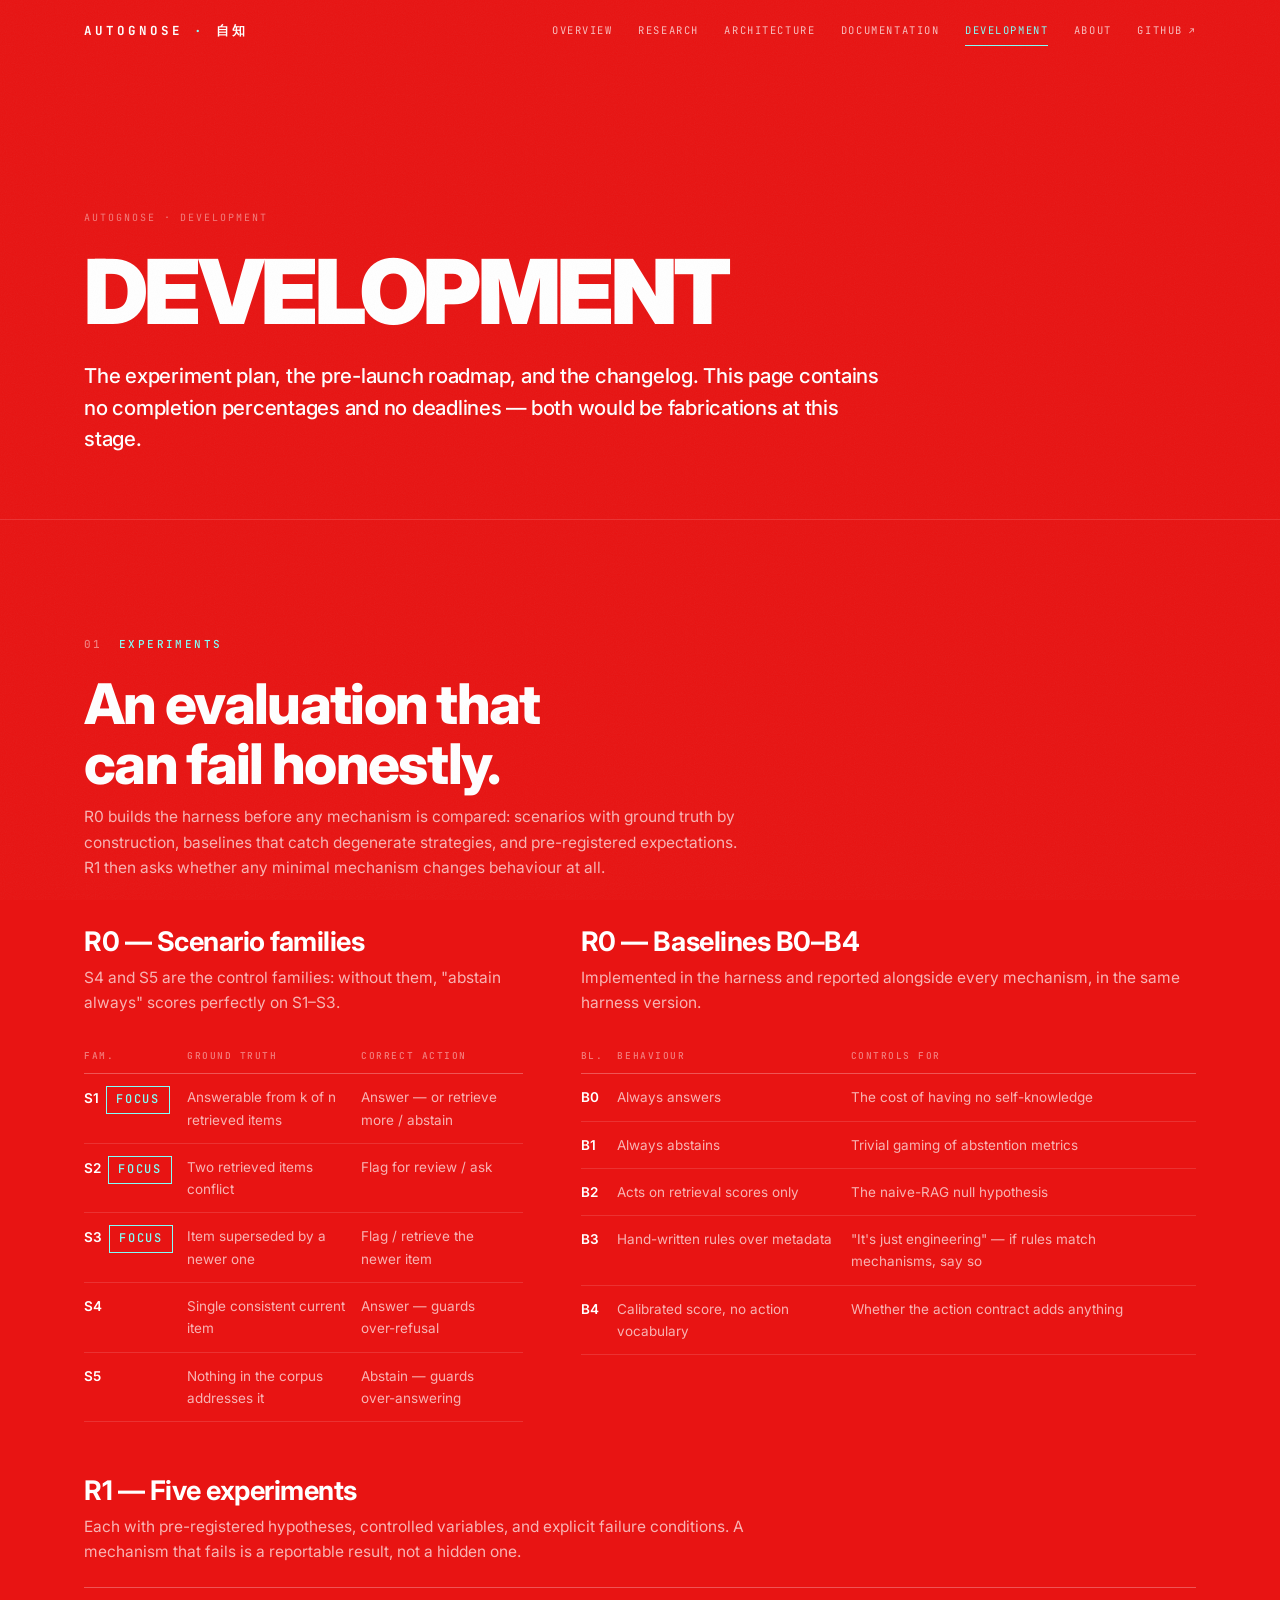
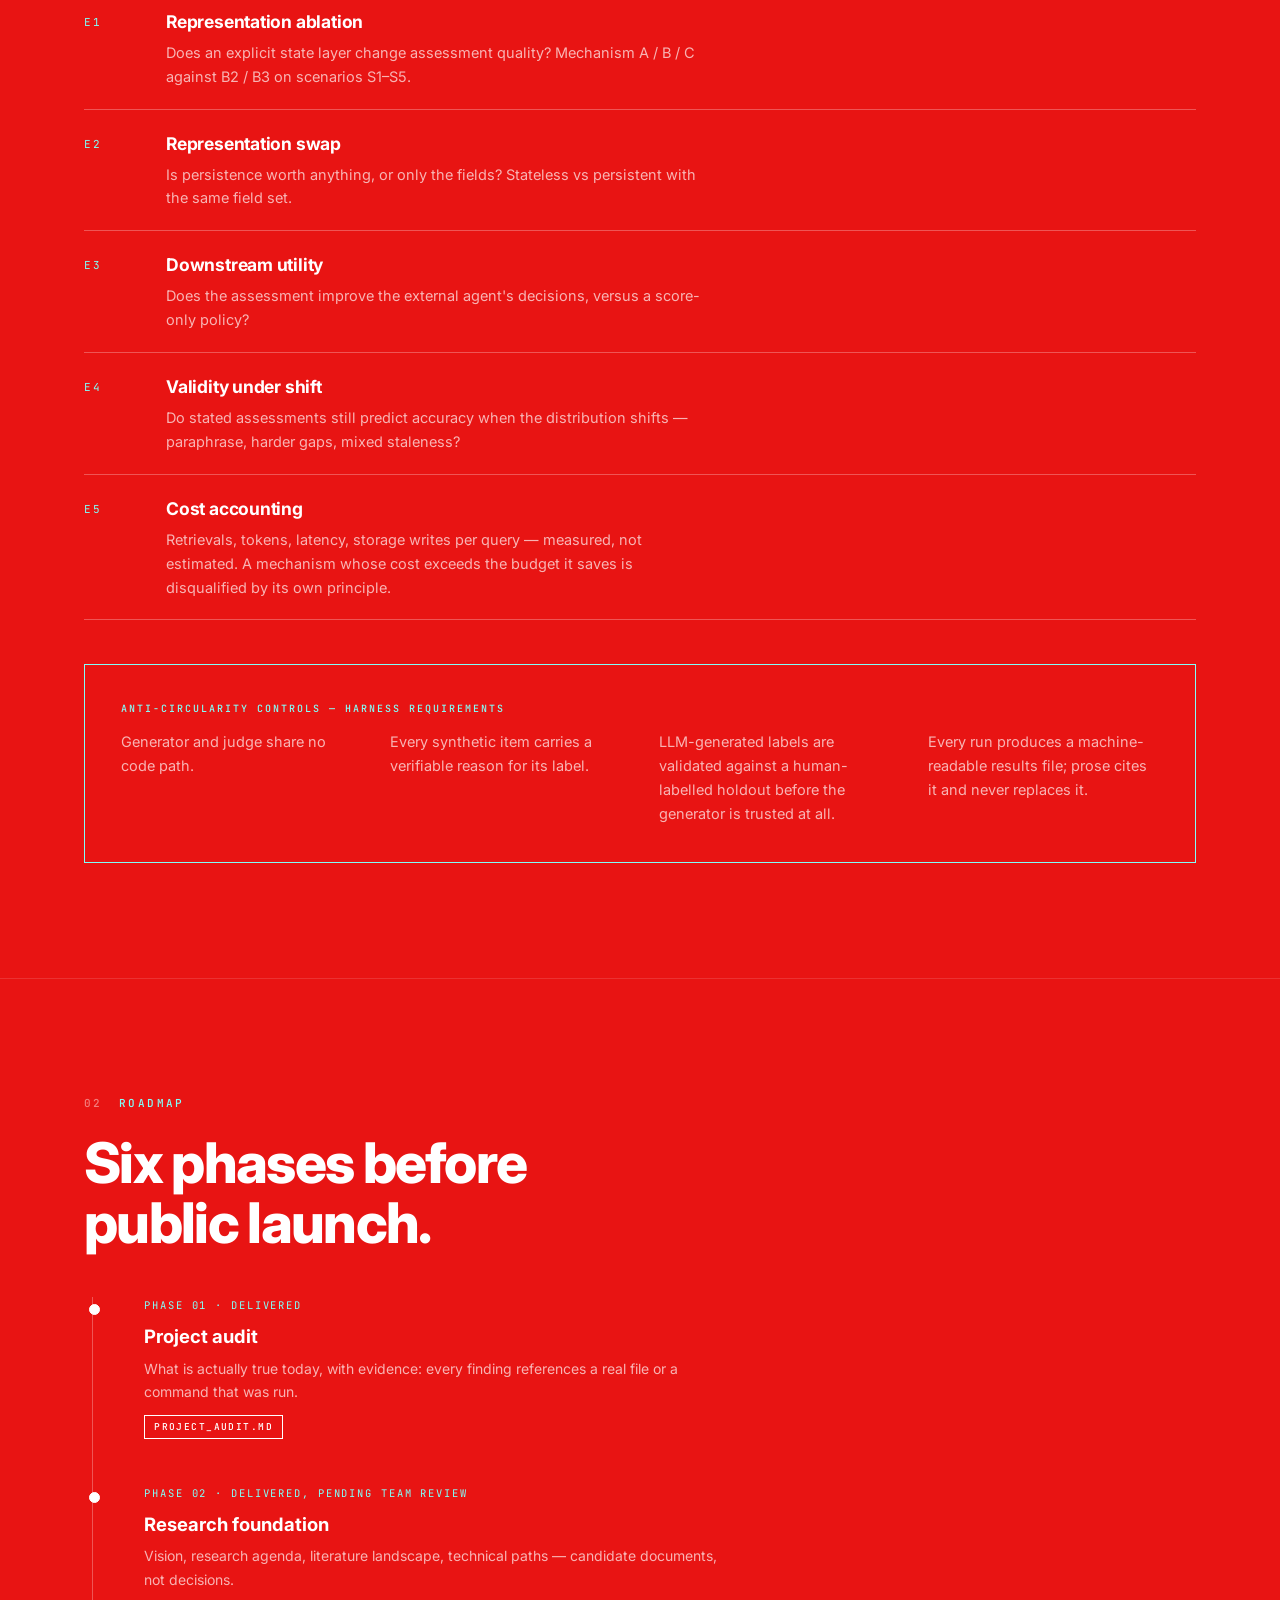
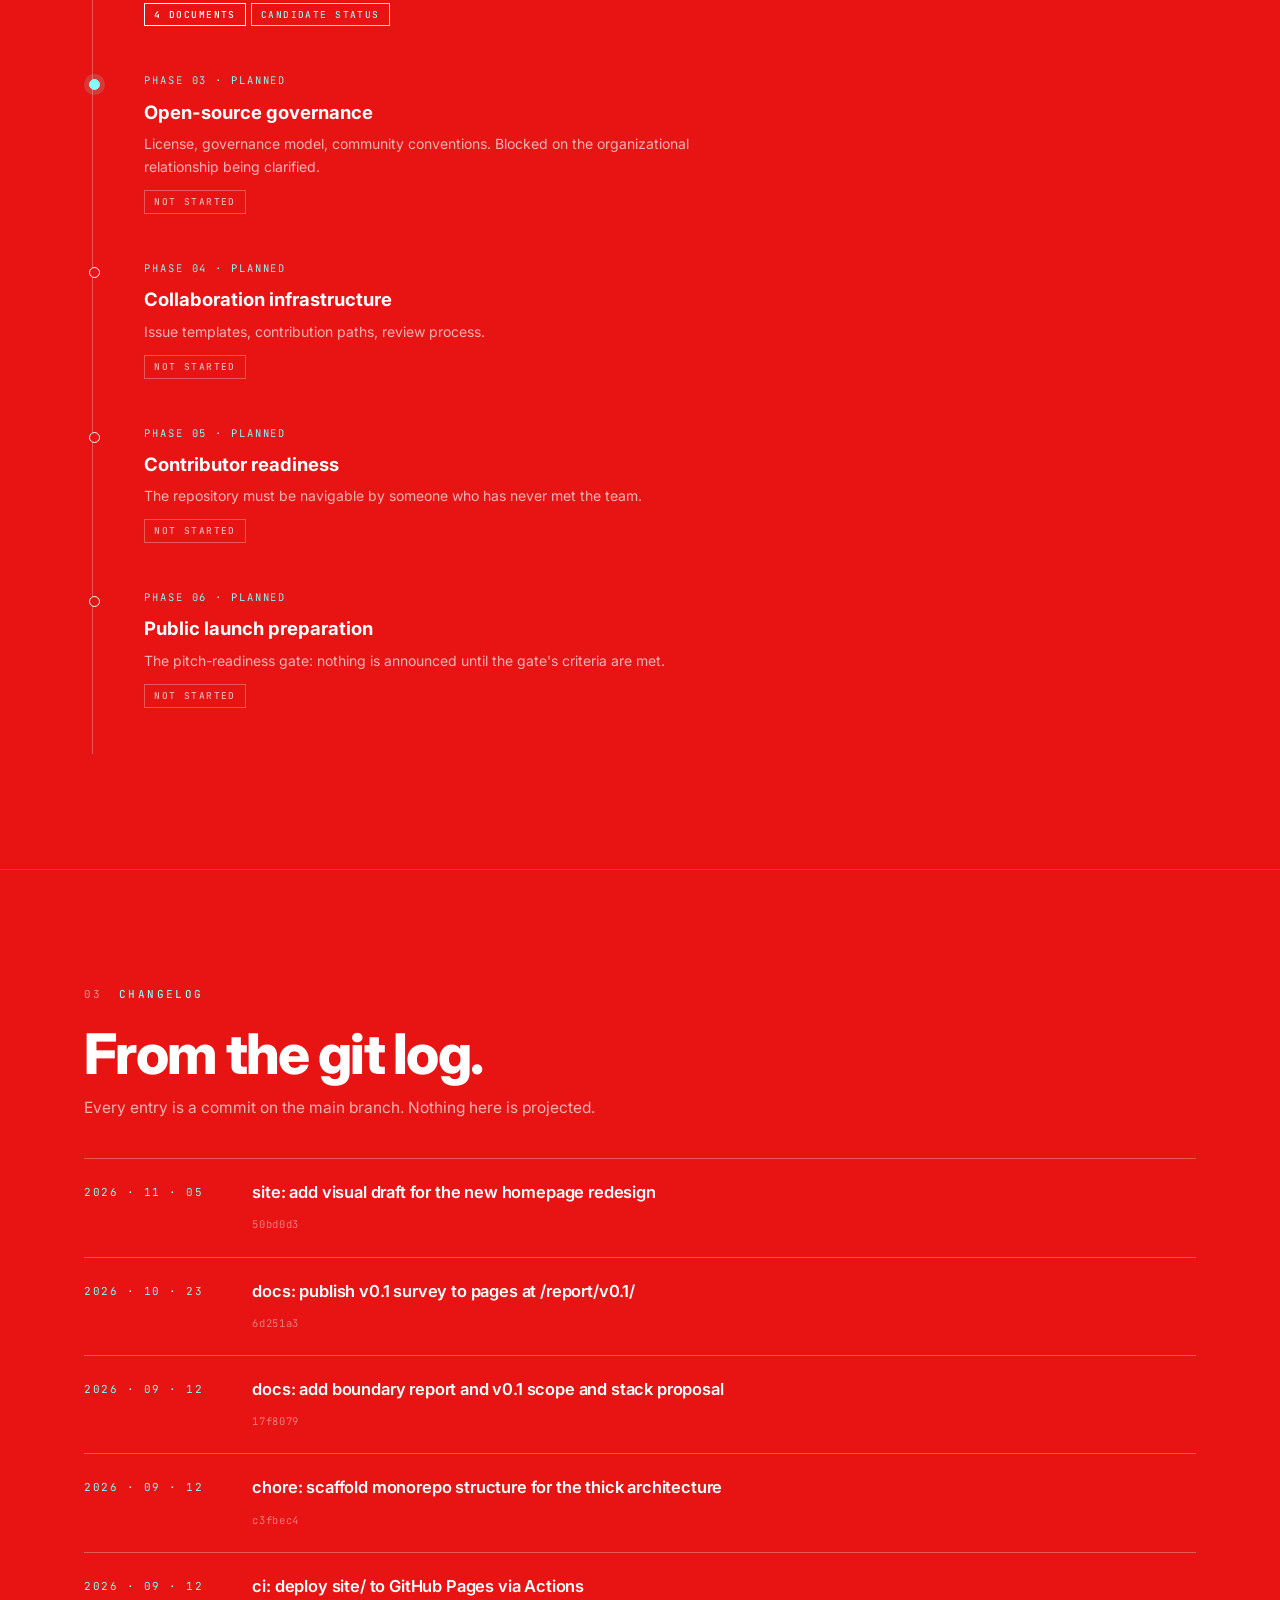
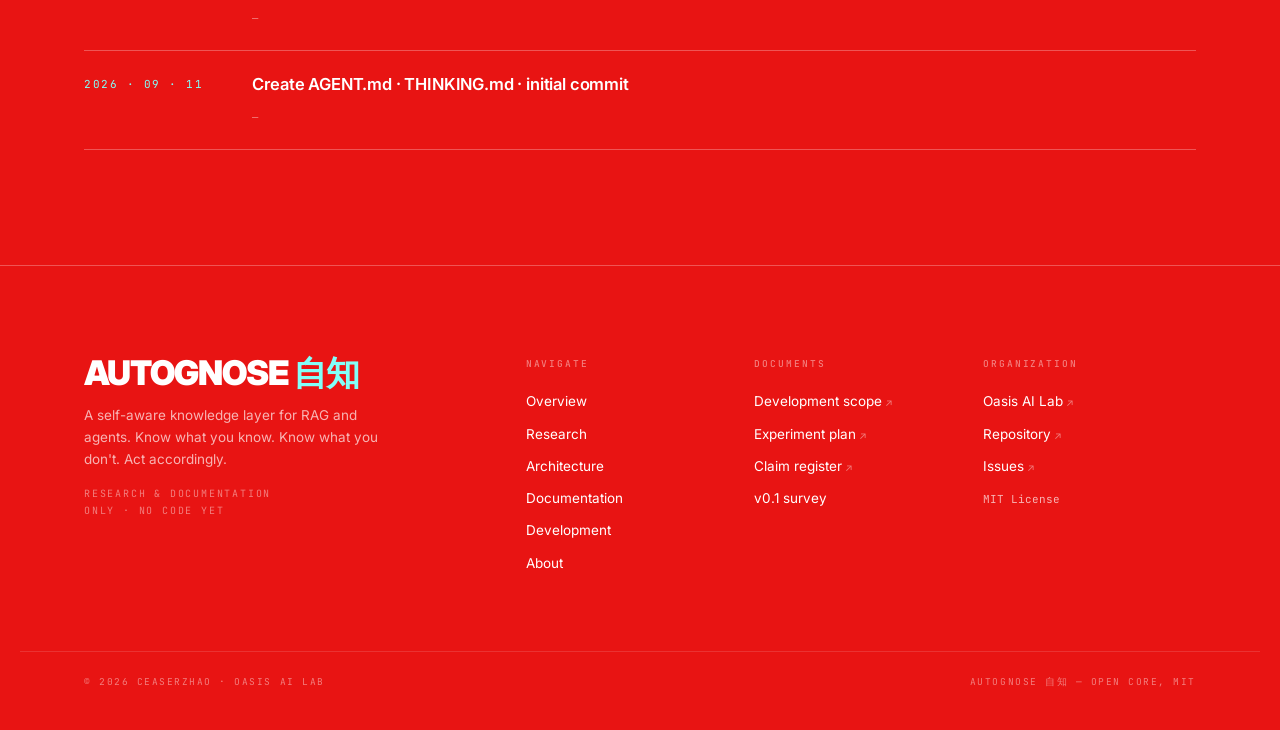
<file: site/development/index.html>
<!DOCTYPE html>
<html lang="en">
<head>
<meta charset="UTF-8">
<meta name="viewport" content="width=device-width, initial-scale=1.0">
<title>Development — Autognose</title>
<meta name="description" content="Experiments, roadmap, and the changelog of the Autognose project. No completion percentages, no deadlines — both would be fabrications.">
<link rel="stylesheet" href="../assets/portal.css">
</head>
<body data-page="development" data-root="../">

<header class="page-head">
  <div class="wrap">
    <p class="crumb rv">Autognose · Development</p>
    <h1 class="rv-l">Development</h1>
    <p class="lede rv d1">
      The experiment plan, the pre-launch roadmap, and the changelog.
      This page contains no completion percentages and no deadlines — both would be
      fabrications at this stage.
    </p>
  </div>
</header>

<!-- ── Experiments ─────────────────────────────────────────── -->
<section id="experiments" style="border-top:1px solid var(--hair-faint)">
  <div class="wrap">
    <p class="kicker rv"><span class="no">01</span> Experiments</p>
    <h2 class="h-xl rv-l" style="margin:22px 0 10px">An evaluation that<br>can fail honestly.</h2>
    <p class="body-dim rv d1" style="margin-bottom:44px">
      R0 builds the harness before any mechanism is compared: scenarios with ground truth
      by construction, baselines that catch degenerate strategies, and pre-registered
      expectations. R1 then asks whether any minimal mechanism changes behaviour at all.
    </p>

    <div class="two-col">
      <div>
        <h3 class="h-lg rv-l" style="margin-bottom:6px">R0 — Scenario families</h3>
        <p class="body-dim rv d1" style="margin-bottom:22px">S4 and S5 are the control families:
        without them, "abstain always" scores perfectly on S1–S3.</p>
        <div class="tbl-scroll rv">
          <table class="tbl">
            <thead><tr><th>Fam.</th><th>Ground truth</th><th>Correct action</th></tr></thead>
            <tbody>
              <tr><td>S1 <span class="chip cy" style="margin-left:4px">focus</span></td><td>Answerable from k of n retrieved items</td><td>Answer — or retrieve more / abstain</td></tr>
              <tr><td>S2 <span class="chip cy" style="margin-left:4px">focus</span></td><td>Two retrieved items conflict</td><td>Flag for review / ask</td></tr>
              <tr><td>S3 <span class="chip cy" style="margin-left:4px">focus</span></td><td>Item superseded by a newer one</td><td>Flag / retrieve the newer item</td></tr>
              <tr><td>S4</td><td>Single consistent current item</td><td>Answer — guards over-refusal</td></tr>
              <tr><td>S5</td><td>Nothing in the corpus addresses it</td><td>Abstain — guards over-answering</td></tr>
            </tbody>
          </table>
        </div>
      </div>
      <div>
        <h3 class="h-lg rv-l" style="margin-bottom:6px">R0 — Baselines B0–B4</h3>
        <p class="body-dim rv d1" style="margin-bottom:22px">Implemented in the harness and reported
        alongside every mechanism, in the same harness version.</p>
        <div class="tbl-scroll rv d1">
          <table class="tbl">
            <thead><tr><th>Bl.</th><th>Behaviour</th><th>Controls for</th></tr></thead>
            <tbody>
              <tr><td>B0</td><td>Always answers</td><td>The cost of having no self-knowledge</td></tr>
              <tr><td>B1</td><td>Always abstains</td><td>Trivial gaming of abstention metrics</td></tr>
              <tr><td>B2</td><td>Acts on retrieval scores only</td><td>The naive-RAG null hypothesis</td></tr>
              <tr><td>B3</td><td>Hand-written rules over metadata</td><td>"It's just engineering" — if rules match mechanisms, say so</td></tr>
              <tr><td>B4</td><td>Calibrated score, no action vocabulary</td><td>Whether the action contract adds anything</td></tr>
            </tbody>
          </table>
        </div>
      </div>
    </div>

    <div style="margin-top:52px">
      <h3 class="h-lg rv-l" style="margin-bottom:6px">R1 — Five experiments</h3>
      <p class="body-dim rv d1" style="margin-bottom:22px">Each with pre-registered hypotheses,
      controlled variables, and explicit failure conditions. A mechanism that fails is a
      reportable result, not a hidden one.</p>
      <div class="rows">
        <div class="row-item rv"><span class="n">E1</span><div><h3>Representation ablation</h3><p>Does an explicit state layer change assessment quality? Mechanism A / B / C against B2 / B3 on scenarios S1–S5.</p></div></div>
        <div class="row-item rv"><span class="n">E2</span><div><h3>Representation swap</h3><p>Is persistence worth anything, or only the fields? Stateless vs persistent with the same field set.</p></div></div>
        <div class="row-item rv"><span class="n">E3</span><div><h3>Downstream utility</h3><p>Does the assessment improve the external agent's decisions, versus a score-only policy?</p></div></div>
        <div class="row-item rv"><span class="n">E4</span><div><h3>Validity under shift</h3><p>Do stated assessments still predict accuracy when the distribution shifts — paraphrase, harder gaps, mixed staleness?</p></div></div>
        <div class="row-item rv"><span class="n">E5</span><div><h3>Cost accounting</h3><p>Retrievals, tokens, latency, storage writes per query — measured, not estimated. A mechanism whose cost exceeds the budget it saves is disqualified by its own principle.</p></div></div>
      </div>
    </div>

    <div class="panel cy rv d1" style="margin-top:44px">
      <h4>Anti-circularity controls — harness requirements</h4>
      <div class="panel-grid">
        <p>Generator and judge share no code path.</p>
        <p>Every synthetic item carries a verifiable reason for its label.</p>
        <p>LLM-generated labels are validated against a human-labelled holdout before the generator is trusted at all.</p>
        <p>Every run produces a machine-readable results file; prose cites it and never replaces it.</p>
      </div>
    </div>
  </div>
</section>

<!-- ── Roadmap ─────────────────────────────────────────────── -->
<section id="roadmap">
  <div class="wrap">
    <p class="kicker rv"><span class="no">02</span> Roadmap</p>
    <h2 class="h-xl rv-l" style="margin:22px 0 44px">Six phases before<br>public launch.</h2>
    <div class="timeline">
      <div class="tl-progress"></div>
      <div class="tl-item done rv"><p class="td">Phase 01 · delivered</p>
        <h3>Project audit</h3>
        <p>What is actually true today, with evidence: every finding references a real file or a command that was run.</p>
        <span class="chip wt">PROJECT_AUDIT.md</span></div>
      <div class="tl-item done rv"><p class="td">Phase 02 · delivered, pending team review</p>
        <h3>Research foundation</h3>
        <p>Vision, research agenda, literature landscape, technical paths — candidate documents, not decisions.</p>
        <span class="chip wt">4 documents</span> <span class="chip cy">candidate status</span></div>
      <div class="tl-item now rv"><p class="td">Phase 03 · planned</p>
        <h3>Open-source governance</h3>
        <p>License, governance model, community conventions. Blocked on the organizational relationship being clarified.</p>
        <span class="chip">not started</span></div>
      <div class="tl-item rv"><p class="td">Phase 04 · planned</p>
        <h3>Collaboration infrastructure</h3>
        <p>Issue templates, contribution paths, review process.</p>
        <span class="chip">not started</span></div>
      <div class="tl-item rv"><p class="td">Phase 05 · planned</p>
        <h3>Contributor readiness</h3>
        <p>The repository must be navigable by someone who has never met the team.</p>
        <span class="chip">not started</span></div>
      <div class="tl-item rv"><p class="td">Phase 06 · planned</p>
        <h3>Public launch preparation</h3>
        <p>The pitch-readiness gate: nothing is announced until the gate's criteria are met.</p>
        <span class="chip">not started</span></div>
    </div>
  </div>
</section>

<!-- ── Changelog ───────────────────────────────────────────── -->
<section id="changelog">
  <div class="wrap">
    <p class="kicker rv"><span class="no">03</span> Changelog</p>
    <h2 class="h-xl rv-l" style="margin:22px 0 10px">From the git log.</h2>
    <p class="body-dim rv d1" style="margin-bottom:38px">Every entry is a commit on the main branch.
    Nothing here is projected.</p>
    <div class="feed">
      <div class="feed-item rv"><span class="fd">2026 · 11 · 05</span>
        <div><h3>site: add visual draft for the new homepage redesign</h3><span class="sha">50bd0d3</span></div></div>
      <div class="feed-item rv d1"><span class="fd">2026 · 10 · 23</span>
        <div><h3>docs: publish v0.1 survey to pages at /report/v0.1/</h3><span class="sha">6d251a3</span></div></div>
      <div class="feed-item rv d2"><span class="fd">2026 · 09 · 12</span>
        <div><h3>docs: add boundary report and v0.1 scope and stack proposal</h3><span class="sha">17f8079</span></div></div>
      <div class="feed-item rv d3"><span class="fd">2026 · 09 · 12</span>
        <div><h3>chore: scaffold monorepo structure for the thick architecture</h3><span class="sha">c3fbec4</span></div></div>
      <div class="feed-item rv d4"><span class="fd">2026 · 09 · 12</span>
        <div><h3>ci: deploy site/ to GitHub Pages via Actions</h3><span class="sha">—</span></div></div>
      <div class="feed-item rv d5"><span class="fd">2026 · 09 · 11</span>
        <div><h3>Create AGENT.md · THINKING.md · initial commit</h3><span class="sha">—</span></div></div>
    </div>
  </div>
</section>

<script src="../assets/portal.js"></script>
</body>
</html>
</file>
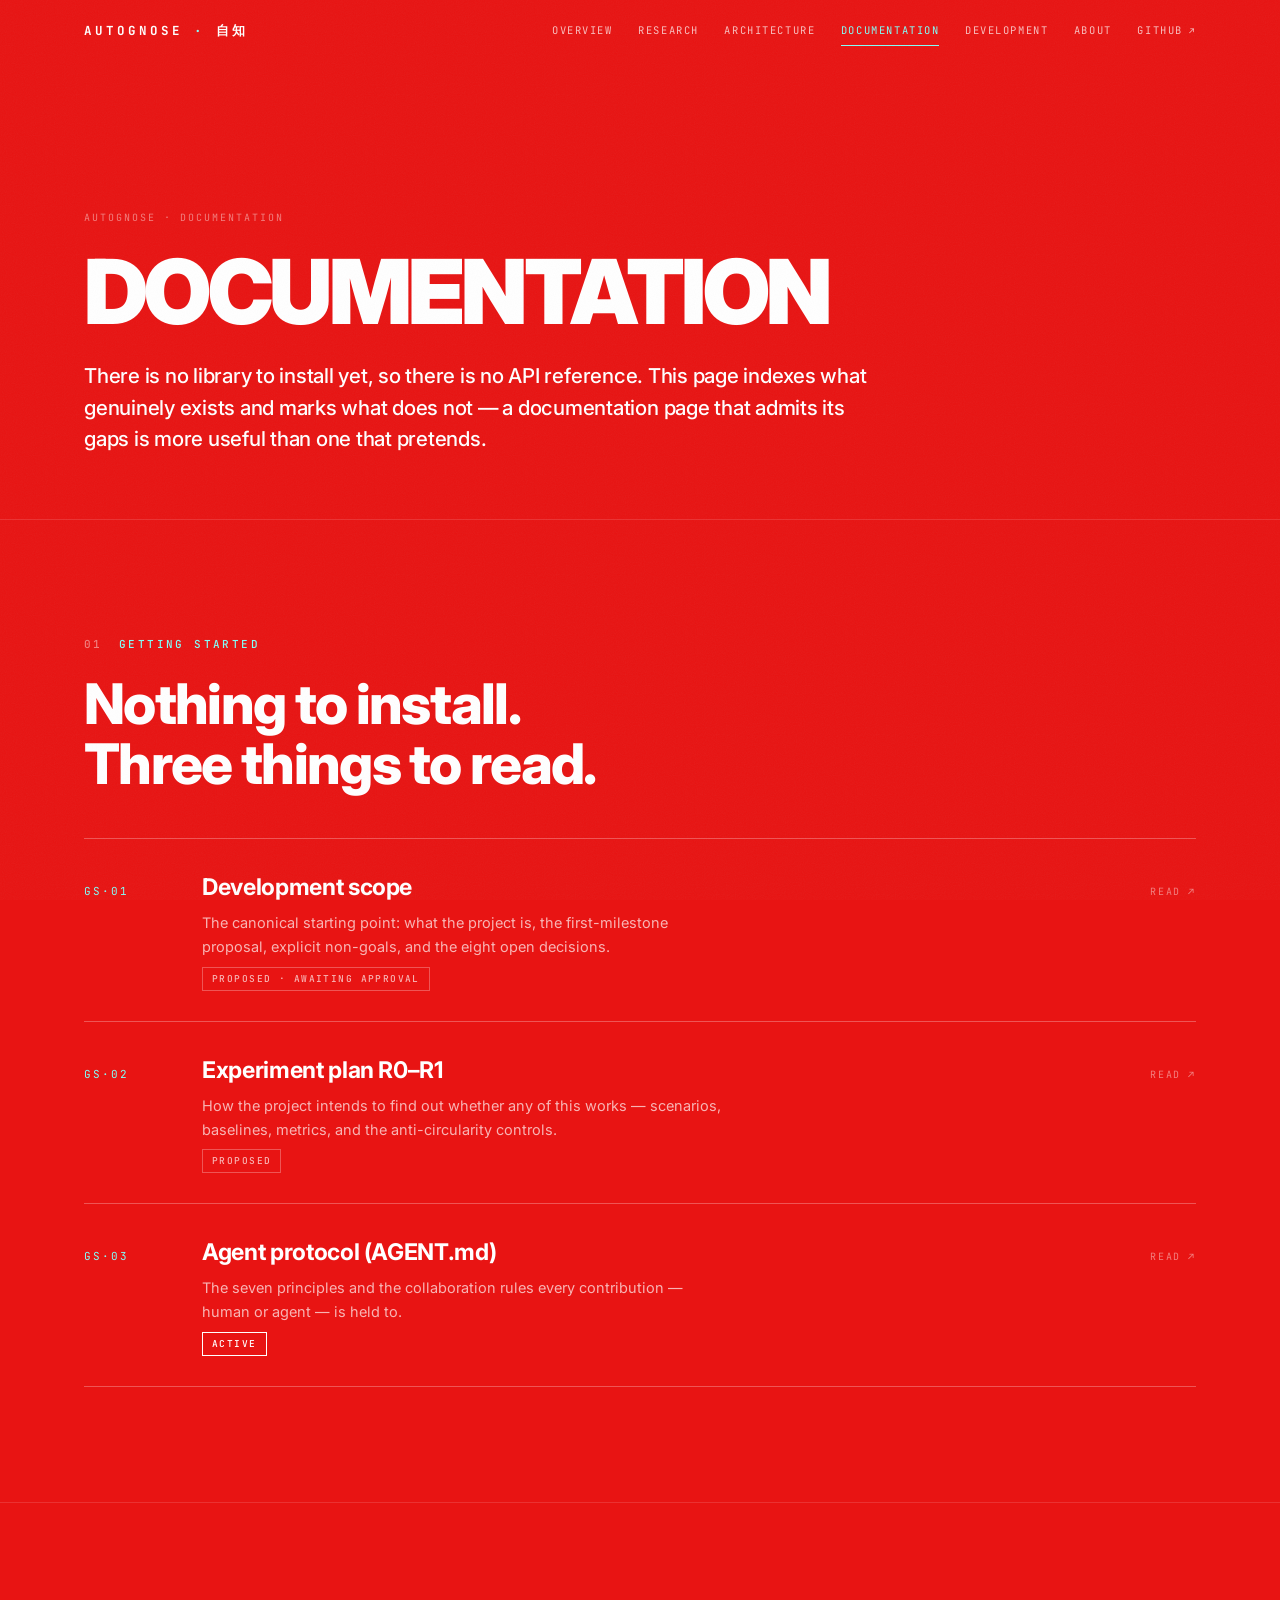
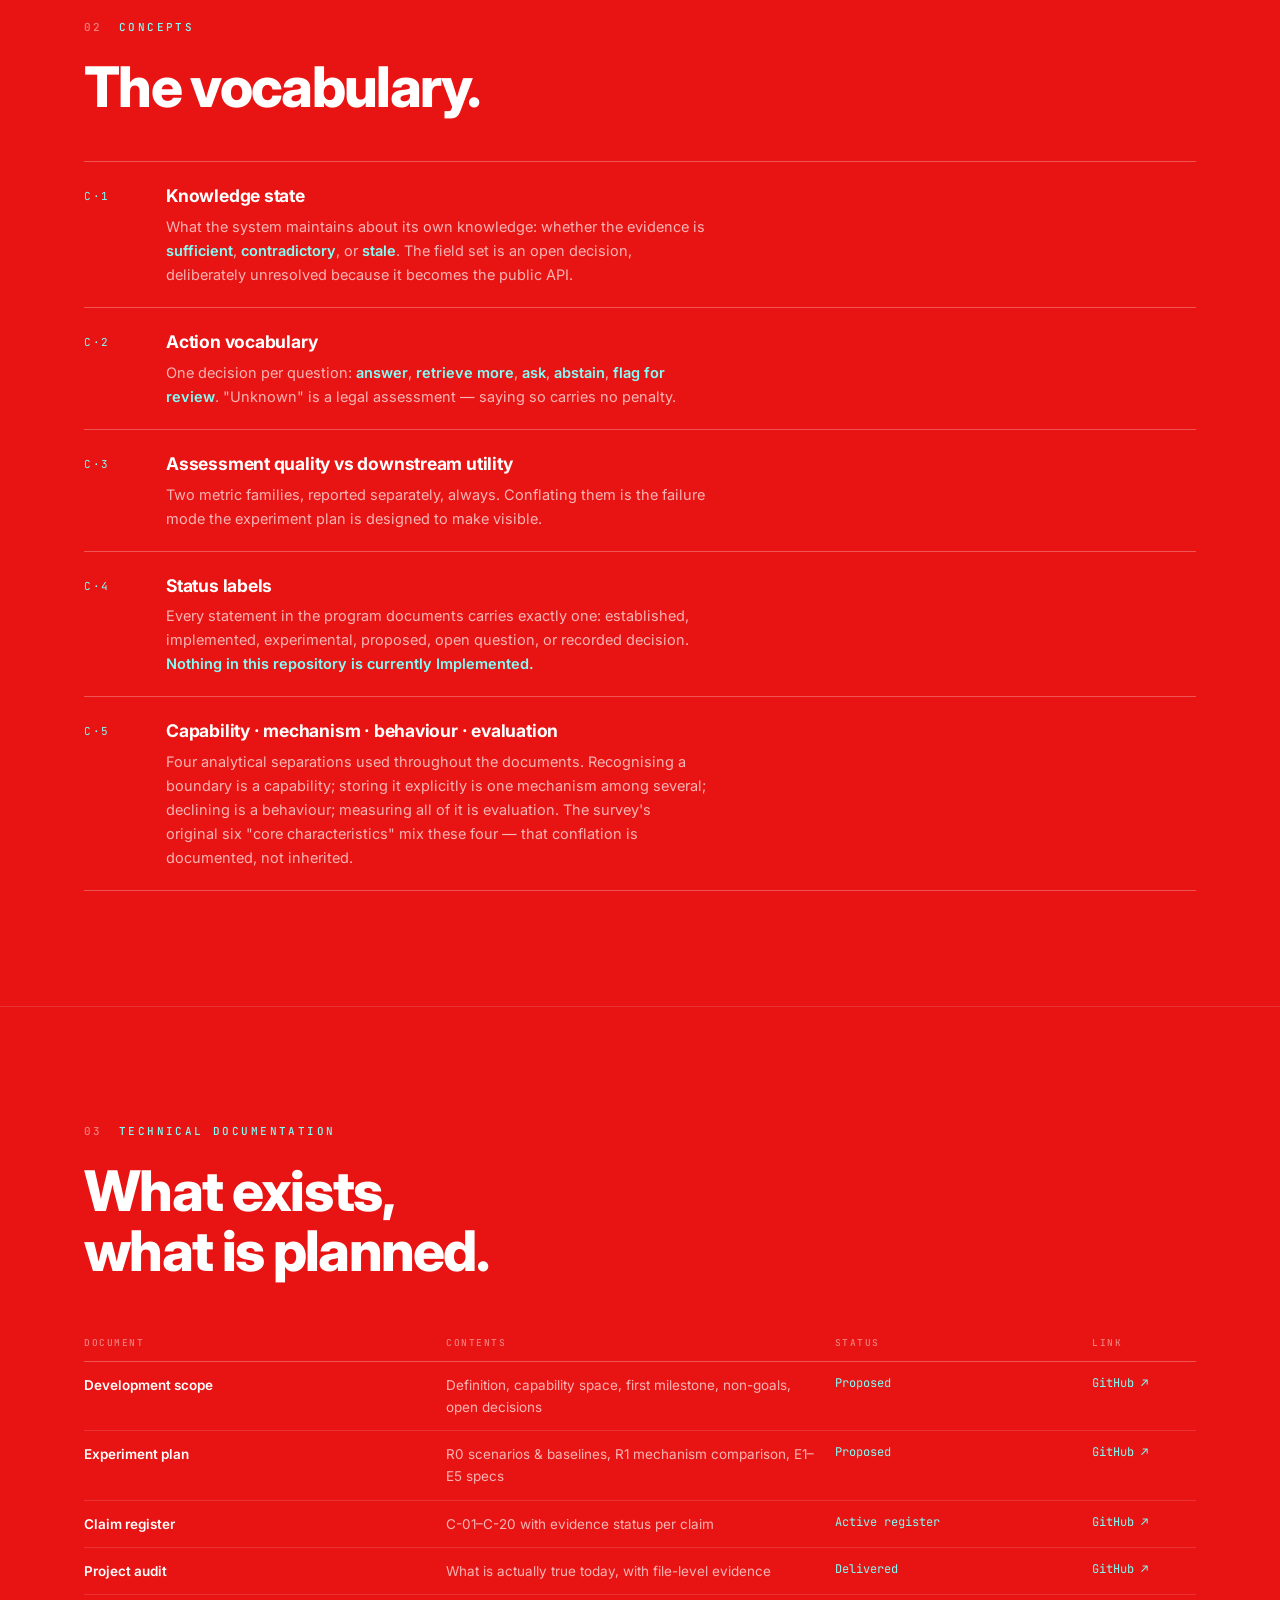
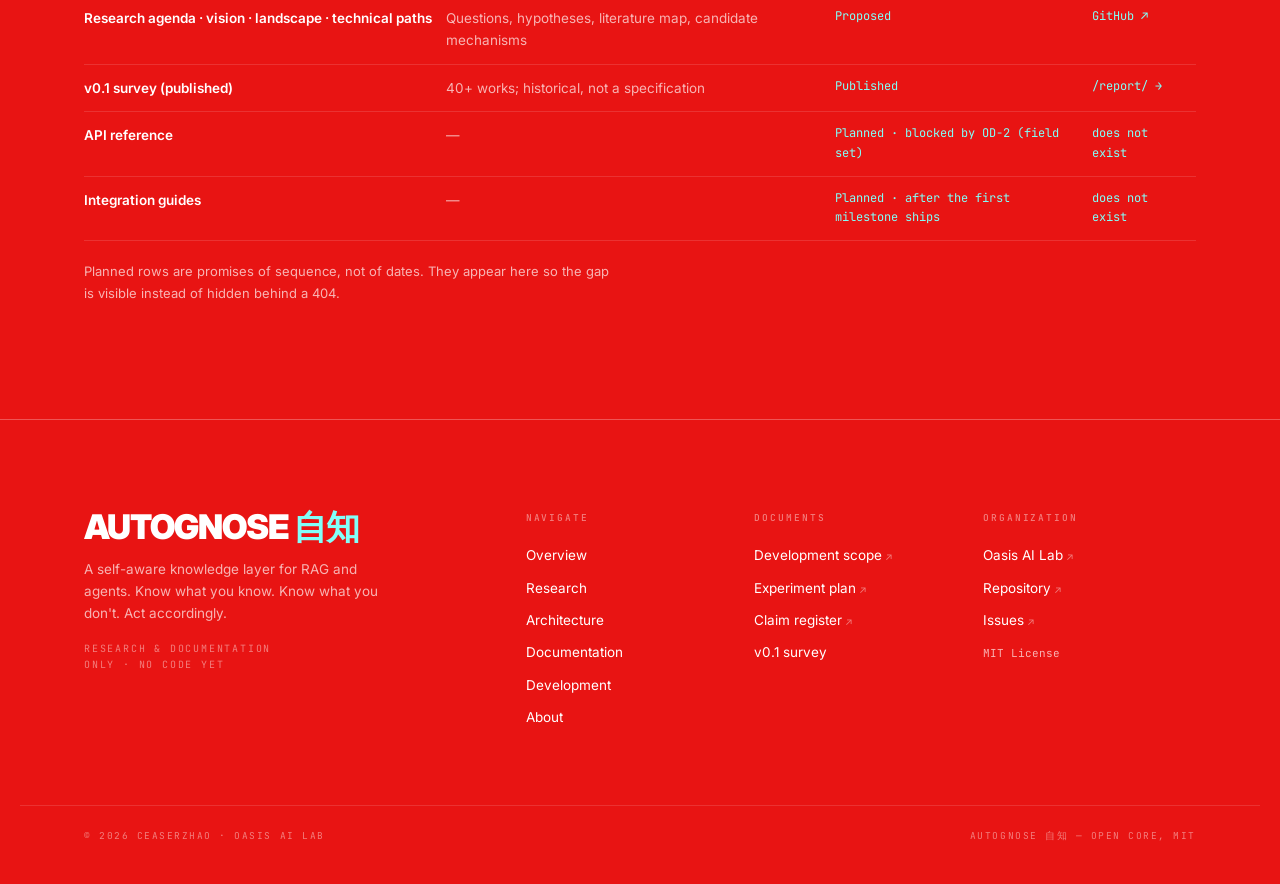
<file: site/documentation/index.html>
<!DOCTYPE html>
<html lang="en">
<head>
<meta charset="UTF-8">
<meta name="viewport" content="width=device-width, initial-scale=1.0">
<title>Documentation — Autognose</title>
<meta name="description" content="An honest documentation index for Autognose: what is written, what is proposed, and what does not exist yet.">
<link rel="stylesheet" href="../assets/portal.css">
</head>
<body data-page="documentation" data-root="../">

<header class="page-head">
  <div class="wrap">
    <p class="crumb rv">Autognose · Documentation</p>
    <h1 class="rv-l">Documentation</h1>
    <p class="lede rv d1">
      There is no library to install yet, so there is no API reference. This page indexes
      what genuinely exists and marks what does not — a documentation page that admits
      its gaps is more useful than one that pretends.
    </p>
  </div>
</header>

<!-- ── Getting started ─────────────────────────────────────── -->
<section id="getting-started" style="border-top:1px solid var(--hair-faint)">
  <div class="wrap">
    <p class="kicker rv"><span class="no">01</span> Getting started</p>
    <h2 class="h-xl rv-l" style="margin:22px 0 44px">Nothing to install.<br>Three things to read.</h2>
    <div class="idx">
      <a class="idx-row rv" href="https://github.com/Oasis-AI-Lab/Autognose/blob/main/docs/DEVELOPMENT_SCOPE.md" target="_blank" rel="noopener">
        <span class="rn">GS·01</span>
        <span><h3>Development scope</h3>
          <p>The canonical starting point: what the project is, the first-milestone proposal, explicit non-goals, and the eight open decisions.</p>
          <span class="chip" style="margin-top:8px">proposed · awaiting approval</span></span>
        <span class="go">Read ↗</span>
      </a>
      <a class="idx-row rv d1" href="https://github.com/Oasis-AI-Lab/Autognose/blob/main/docs/EXPERIMENT_PLAN.md" target="_blank" rel="noopener">
        <span class="rn">GS·02</span>
        <span><h3>Experiment plan R0–R1</h3>
          <p>How the project intends to find out whether any of this works — scenarios, baselines, metrics, and the anti-circularity controls.</p>
          <span class="chip" style="margin-top:8px">proposed</span></span>
        <span class="go">Read ↗</span>
      </a>
      <a class="idx-row rv d2" href="https://github.com/Oasis-AI-Lab/Autognose/blob/main/AGENT.md" target="_blank" rel="noopener">
        <span class="rn">GS·03</span>
        <span><h3>Agent protocol (AGENT.md)</h3>
          <p>The seven principles and the collaboration rules every contribution — human or agent — is held to.</p>
          <span class="chip wt" style="margin-top:8px">active</span></span>
        <span class="go">Read ↗</span>
      </a>
    </div>
  </div>
</section>

<!-- ── Concepts ────────────────────────────────────────────── -->
<section id="concepts">
  <div class="wrap">
    <p class="kicker rv"><span class="no">02</span> Concepts</p>
    <h2 class="h-xl rv-l" style="margin:22px 0 44px">The vocabulary.</h2>
    <div class="rows">
      <div class="row-item rv"><span class="n">C·1</span>
        <div><h3>Knowledge state</h3>
          <p>What the system maintains about its own knowledge: whether the evidence is
          <span class="kw">sufficient</span>, <span class="kw">contradictory</span>, or
          <span class="kw">stale</span>. The field set is an open decision, deliberately unresolved
          because it becomes the public API.</p></div></div>
      <div class="row-item rv"><span class="n">C·2</span>
        <div><h3>Action vocabulary</h3>
          <p>One decision per question: <span class="kw">answer</span>,
          <span class="kw">retrieve more</span>, <span class="kw">ask</span>,
          <span class="kw">abstain</span>, <span class="kw">flag for review</span>.
          "Unknown" is a legal assessment — saying so carries no penalty.</p></div></div>
      <div class="row-item rv"><span class="n">C·3</span>
        <div><h3>Assessment quality vs downstream utility</h3>
          <p>Two metric families, reported separately, always. Conflating them is the failure mode
          the experiment plan is designed to make visible.</p></div></div>
      <div class="row-item rv"><span class="n">C·4</span>
        <div><h3>Status labels</h3>
          <p>Every statement in the program documents carries exactly one: established, implemented,
          experimental, proposed, open question, or recorded decision.
          <span class="kw">Nothing in this repository is currently Implemented.</span></p></div></div>
      <div class="row-item rv"><span class="n">C·5</span>
        <div><h3>Capability · mechanism · behaviour · evaluation</h3>
          <p>Four analytical separations used throughout the documents. Recognising a boundary is a
          capability; storing it explicitly is one mechanism among several; declining is a behaviour;
          measuring all of it is evaluation. The survey's original six "core characteristics" mix
          these four — that conflation is documented, not inherited.</p></div></div>
    </div>
  </div>
</section>

<!-- ── Technical documentation ─────────────────────────────── -->
<section id="technical">
  <div class="wrap">
    <p class="kicker rv"><span class="no">03</span> Technical documentation</p>
    <h2 class="h-xl rv-l" style="margin:22px 0 44px">What exists,<br>what is planned.</h2>
    <div class="tbl-scroll rv">
      <table class="tbl">
        <thead><tr><th>Document</th><th>Contents</th><th>Status</th><th>Link</th></tr></thead>
        <tbody>
          <tr><td>Development scope</td><td>Definition, capability space, first milestone, non-goals, open decisions</td><td class="cy">Proposed</td><td class="cy"><a href="https://github.com/Oasis-AI-Lab/Autognose/blob/main/docs/DEVELOPMENT_SCOPE.md" target="_blank" rel="noopener">GitHub ↗</a></td></tr>
          <tr><td>Experiment plan</td><td>R0 scenarios &amp; baselines, R1 mechanism comparison, E1–E5 specs</td><td class="cy">Proposed</td><td class="cy"><a href="https://github.com/Oasis-AI-Lab/Autognose/blob/main/docs/EXPERIMENT_PLAN.md" target="_blank" rel="noopener">GitHub ↗</a></td></tr>
          <tr><td>Claim register</td><td>C-01–C-20 with evidence status per claim</td><td class="cy">Active register</td><td class="cy"><a href="https://github.com/Oasis-AI-Lab/Autognose/blob/main/docs/CLAIM_REGISTER.md" target="_blank" rel="noopener">GitHub ↗</a></td></tr>
          <tr><td>Project audit</td><td>What is actually true today, with file-level evidence</td><td class="cy">Delivered</td><td class="cy"><a href="https://github.com/Oasis-AI-Lab/Autognose/blob/main/docs/research/PROJECT_AUDIT.md" target="_blank" rel="noopener">GitHub ↗</a></td></tr>
          <tr><td>Research agenda · vision · landscape · technical paths</td><td>Questions, hypotheses, literature map, candidate mechanisms</td><td class="cy">Proposed</td><td class="cy"><a href="https://github.com/Oasis-AI-Lab/Autognose/tree/main/docs/research" target="_blank" rel="noopener">GitHub ↗</a></td></tr>
          <tr><td>v0.1 survey (published)</td><td>40+ works; historical, not a specification</td><td class="cy">Published</td><td class="cy"><a href="../report/">/report/ →</a></td></tr>
          <tr><td>API reference</td><td>—</td><td class="cy">Planned · blocked by OD-2 (field set)</td><td class="cy">does not exist</td></tr>
          <tr><td>Integration guides</td><td>—</td><td class="cy">Planned · after the first milestone ships</td><td class="cy">does not exist</td></tr>
        </tbody>
      </table>
    </div>
    <p class="body-dim rv d1" style="margin-top:20px;font-size:13px">
      Planned rows are promises of sequence, not of dates. They appear here so the gap is visible
      instead of hidden behind a 404.
    </p>
  </div>
</section>

<script src="../assets/portal.js"></script>
</body>
</html>
</file>
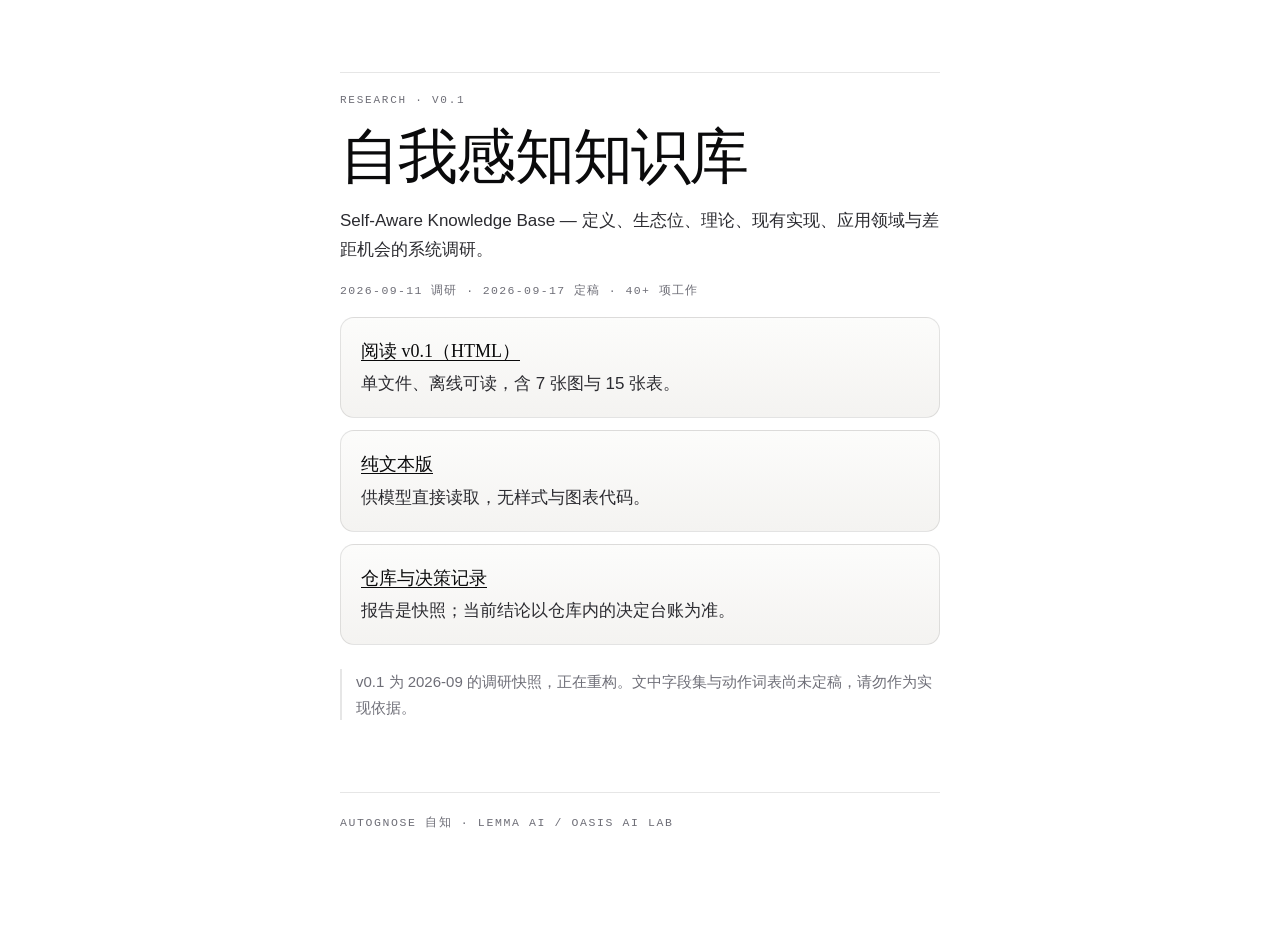
<file: site/report/index.html>
<!DOCTYPE html>
<html lang="zh-CN">
<head>
<meta charset="utf-8">
<meta name="viewport" content="width=device-width, initial-scale=1">
<title>调研报告 v0.1 · 自我感知知识库 | Autognose</title>
<meta name="description" content="Self-Aware Knowledge Base — a 2026-09 survey. Snapshot, being restructured.">
<style>
:root{--ink:#0A0A0B;--text:#2B2B30;--mut:#6E6E77;--hair:rgba(10,10,11,.10);
--serif:"Newsreader",Georgia,"Songti SC","Source Han Serif SC",serif;
--sans:"Inter","PingFang SC","Microsoft YaHei",-apple-system,sans-serif;
--mono:"JetBrains Mono",Consolas,monospace}
*{box-sizing:border-box}
body{margin:0 auto;max-width:680px;padding:0 clamp(20px,5vw,40px) 96px;background:#fff;
color:var(--text);font-family:var(--sans);font-size:17px;line-height:1.7}
.k{font-family:var(--mono);font-size:11px;letter-spacing:.16em;text-transform:uppercase;
color:var(--mut);border-top:1px solid var(--hair);padding-top:18px;margin:72px 0 16px}
h1{font-family:var(--serif);font-weight:300;font-size:clamp(38px,7vw,60px);line-height:1.06;
letter-spacing:-.03em;color:var(--ink);margin:0 0 18px}
p{margin:0 0 16px}
a{color:var(--ink);text-decoration:underline;text-underline-offset:3px}
ul{list-style:none;padding:0;margin:0 0 24px}
li{border:1px solid var(--hair);border-radius:14px;padding:18px 20px;margin:0 0 12px;
background:linear-gradient(180deg,#FCFCFB,#F4F3F1)}
li b{font-family:var(--serif);font-weight:500;font-size:18px;display:block;margin-bottom:4px}
.meta{font-family:var(--mono);font-size:11.5px;letter-spacing:.12em;text-transform:uppercase;color:var(--mut)}
.note{border-left:2px solid var(--hair);padding-left:14px;color:var(--mut);font-size:15px}
.foot{font-family:var(--mono);font-size:11.5px;letter-spacing:.14em;text-transform:uppercase;
color:var(--mut);border-top:1px solid var(--hair);padding-top:20px;margin-top:72px}
</style>
</head>
<body>
<p class="k">Research · v0.1</p>
<h1>自我感知知识库</h1>
<p>Self-Aware Knowledge Base — 定义、生态位、理论、现有实现、应用领域与差距机会的系统调研。</p>
<p class="meta">2026-09-11 调研 · 2026-09-17 定稿 · 40+ 项工作</p>
<ul>
<li><b><a href="v0.1/">阅读 v0.1（HTML）</a></b>单文件、离线可读，含 7 张图与 15 张表。</li>
<li><b><a href="v0.1/report.txt">纯文本版</a></b>供模型直接读取，无样式与图表代码。</li>
<li><b><a href="https://github.com/Oasis-AI-Lab/Autognose">仓库与决策记录</a></b>报告是快照；当前结论以仓库内的决定台账为准。</li>
</ul>
<p class="note">v0.1 为 2026-09 的调研快照，正在重构。文中字段集与动作词表尚未定稿，请勿作为实现依据。</p>
<p class="foot">Autognose 自知 · Lemma AI / Oasis AI Lab</p>
</body>
</html>
</file>
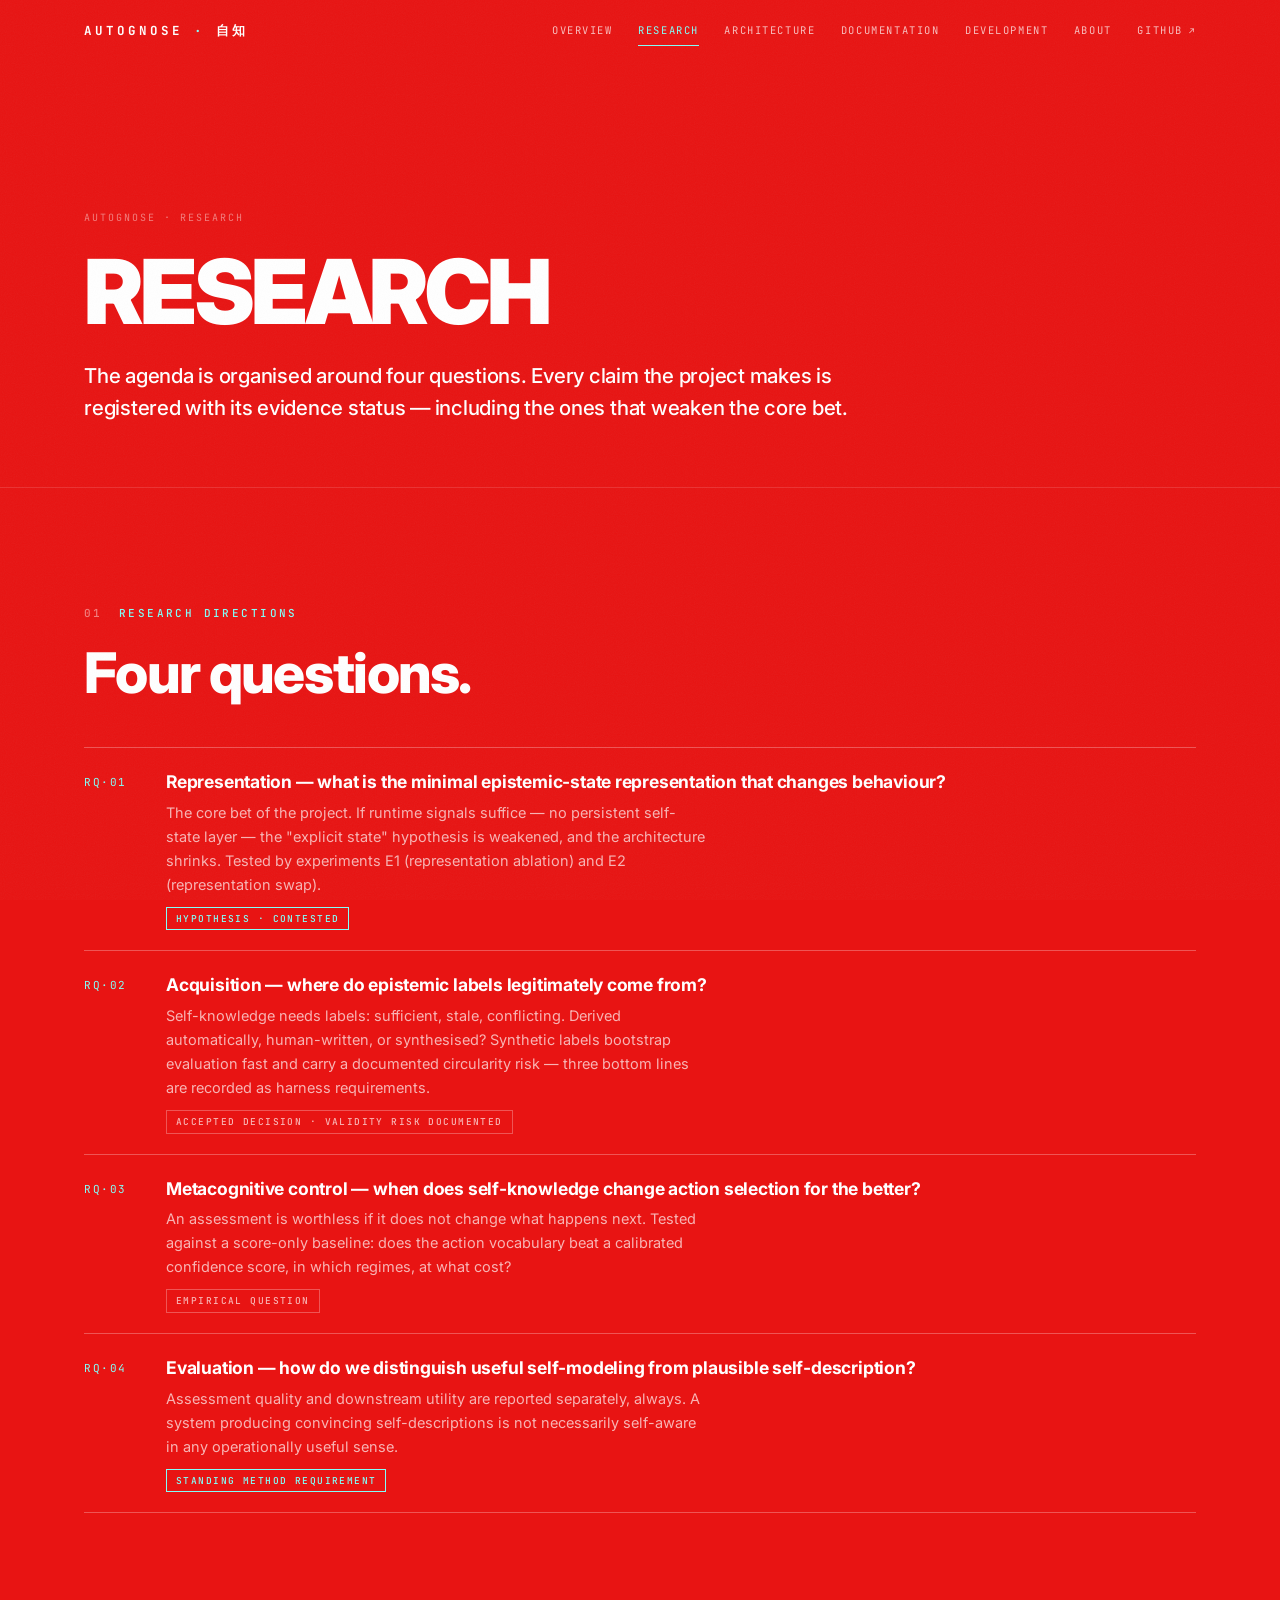
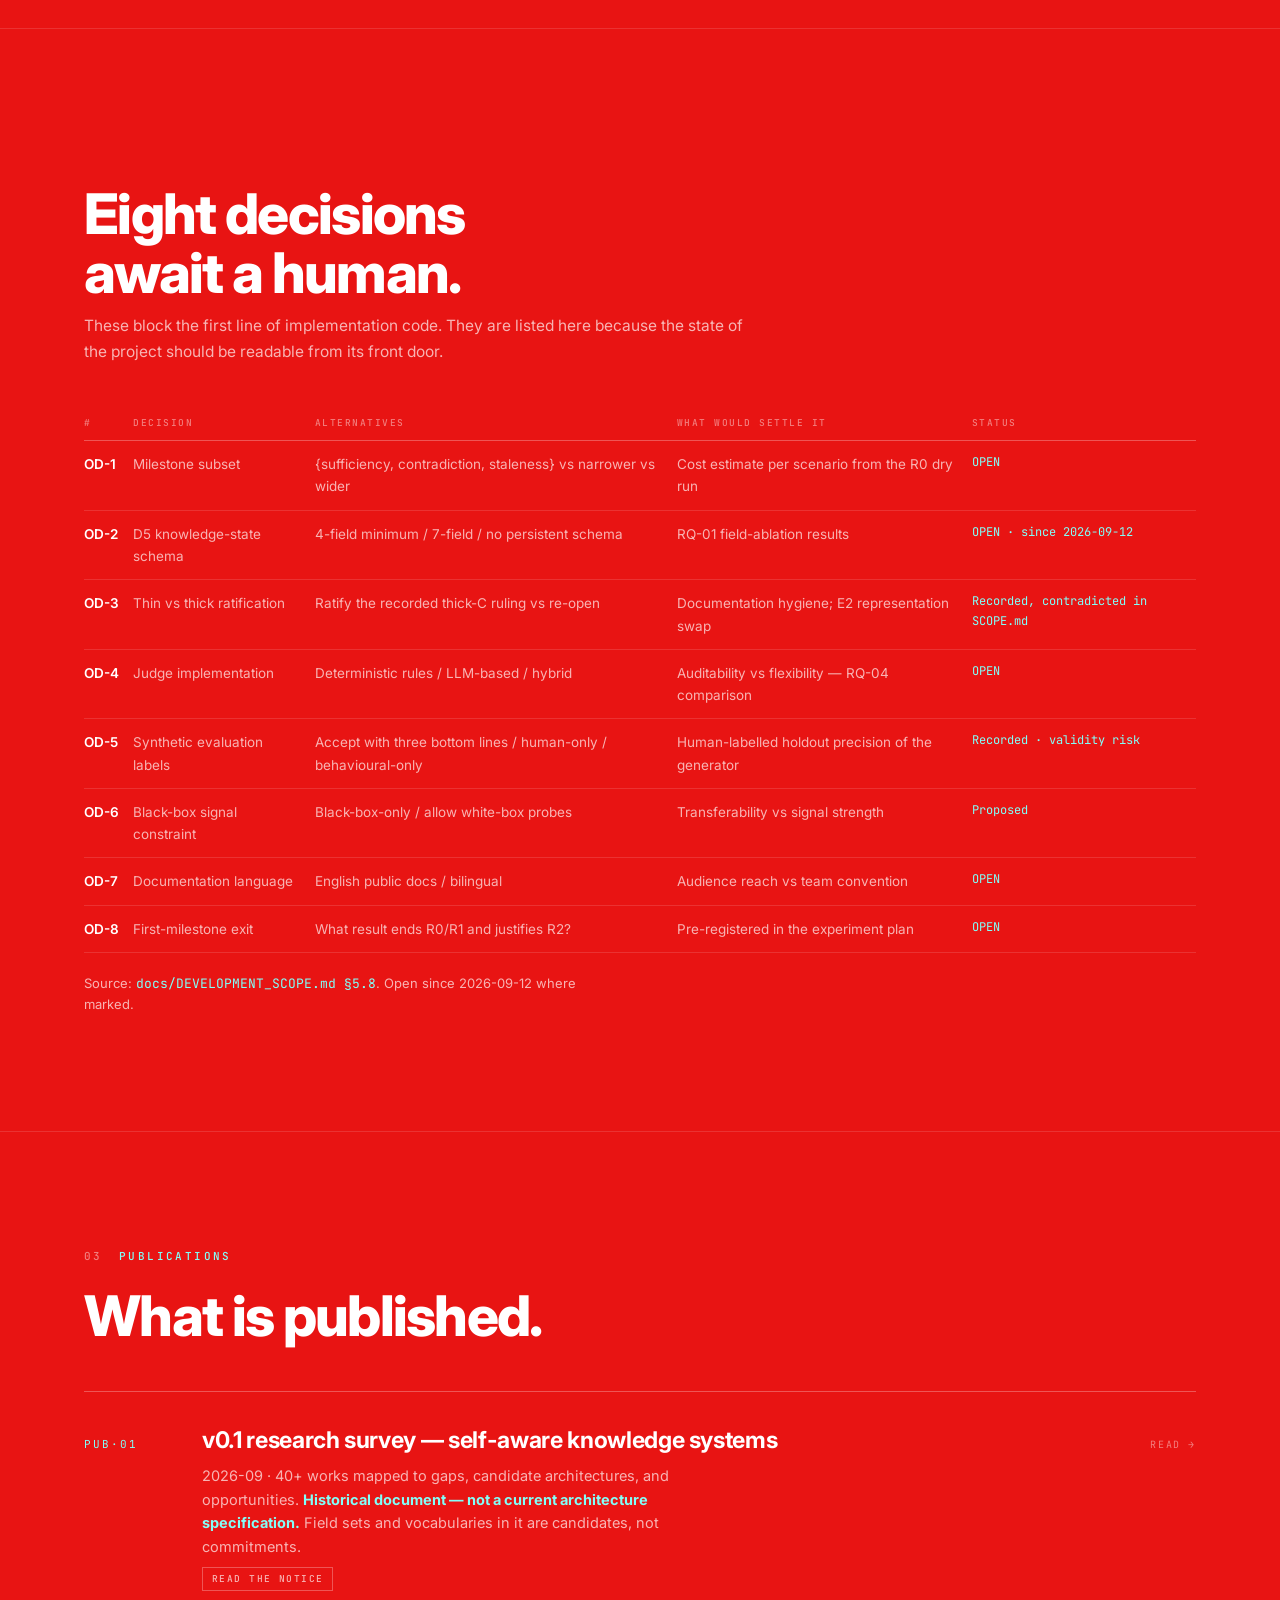
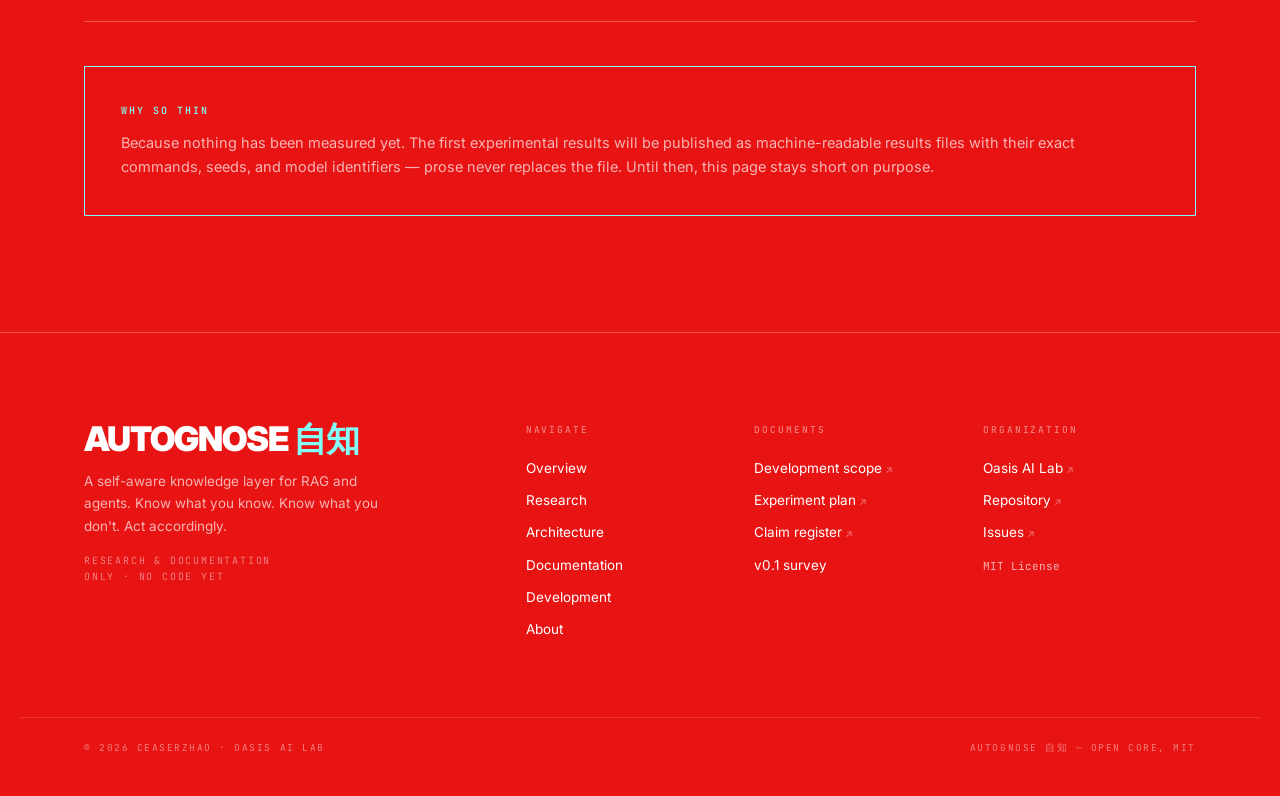
<file: site/research/index.html>
<!DOCTYPE html>
<html lang="en">
<head>
<meta charset="UTF-8">
<meta name="viewport" content="width=device-width, initial-scale=1.0">
<title>Research — Autognose</title>
<meta name="description" content="Four research questions, eight open decisions, twenty tracked claims. The research agenda of the Autognose project.">
<link rel="stylesheet" href="../assets/portal.css">
</head>
<body data-page="research" data-root="../">

<header class="page-head">
  <div class="wrap">
    <p class="crumb rv">Autognose · Research</p>
    <h1 class="rv-l">Research</h1>
    <p class="lede rv d1">
      The agenda is organised around four questions. Every claim the project makes is
      registered with its evidence status — including the ones that weaken the core bet.
    </p>
  </div>
</header>

<!-- ── Research directions ─────────────────────────────────── -->
<section id="directions" style="border-top:1px solid var(--hair-faint)">
  <div class="wrap">
    <p class="kicker rv"><span class="no">01</span> Research directions</p>
    <h2 class="h-xl rv-l" style="margin:22px 0 44px">Four questions.</h2>
    <div class="rows">
      <div class="row-item rv" id="rq-01">
        <span class="n">RQ·01</span>
        <div><h3>Representation — what is the minimal epistemic-state representation that changes behaviour?</h3>
          <p>The core bet of the project. If runtime signals suffice — no persistent self-state layer —
          the "explicit state" hypothesis is weakened, and the architecture shrinks.
          Tested by experiments E1 (representation ablation) and E2 (representation swap).</p>
          <span class="chip cy" style="margin-top:10px">Hypothesis · contested</span></div>
      </div>
      <div class="row-item rv" id="rq-02">
        <span class="n">RQ·02</span>
        <div><h3>Acquisition — where do epistemic labels legitimately come from?</h3>
          <p>Self-knowledge needs labels: sufficient, stale, conflicting. Derived automatically, human-written,
          or synthesised? Synthetic labels bootstrap evaluation fast and carry a documented circularity risk —
          three bottom lines are recorded as harness requirements.</p>
          <span class="chip" style="margin-top:10px">Accepted decision · validity risk documented</span></div>
      </div>
      <div class="row-item rv" id="rq-03">
        <span class="n">RQ·03</span>
        <div><h3>Metacognitive control — when does self-knowledge change action selection for the better?</h3>
          <p>An assessment is worthless if it does not change what happens next. Tested against a
          score-only baseline: does the action vocabulary beat a calibrated confidence score, in which regimes,
          at what cost?</p>
          <span class="chip" style="margin-top:10px">Empirical question</span></div>
      </div>
      <div class="row-item rv" id="rq-04">
        <span class="n">RQ·04</span>
        <div><h3>Evaluation — how do we distinguish useful self-modeling from plausible self-description?</h3>
          <p>Assessment quality and downstream utility are reported separately, always. A system producing
          convincing self-descriptions is not necessarily self-aware in any operationally useful sense.</p>
          <span class="chip cy" style="margin-top:10px">Standing method requirement</span></div>
      </div>
    </div>
  </div>
</section>

<!-- ── Open questions ──────────────────────────────────────── -->
<section id="open-questions">
  <div class="wrap">
    <p class="kicker rv"><span class="no">02</span> Open questions</p>
    <h2 class="h-xl rv-l" style="margin:22px 0 10px">Eight decisions<br>await a human.</h2>
    <p class="body-dim rv d1" style="margin-bottom:40px">
      These block the first line of implementation code. They are listed here because
      the state of the project should be readable from its front door.
    </p>
    <div class="tbl-scroll rv">
      <table class="tbl">
        <thead><tr><th>#</th><th>Decision</th><th>Alternatives</th><th>What would settle it</th><th>Status</th></tr></thead>
        <tbody>
          <tr><td>OD-1</td><td>Milestone subset</td><td>{sufficiency, contradiction, staleness} vs narrower vs wider</td><td>Cost estimate per scenario from the R0 dry run</td><td class="cy">OPEN</td></tr>
          <tr><td>OD-2</td><td>D5 knowledge-state schema</td><td>4-field minimum / 7-field / no persistent schema</td><td>RQ-01 field-ablation results</td><td class="cy">OPEN · since 2026-09-12</td></tr>
          <tr><td>OD-3</td><td>Thin vs thick ratification</td><td>Ratify the recorded thick-C ruling vs re-open</td><td>Documentation hygiene; E2 representation swap</td><td class="cy">Recorded, contradicted in SCOPE.md</td></tr>
          <tr><td>OD-4</td><td>Judge implementation</td><td>Deterministic rules / LLM-based / hybrid</td><td>Auditability vs flexibility — RQ-04 comparison</td><td class="cy">OPEN</td></tr>
          <tr><td>OD-5</td><td>Synthetic evaluation labels</td><td>Accept with three bottom lines / human-only / behavioural-only</td><td>Human-labelled holdout precision of the generator</td><td class="cy">Recorded · validity risk</td></tr>
          <tr><td>OD-6</td><td>Black-box signal constraint</td><td>Black-box-only / allow white-box probes</td><td>Transferability vs signal strength</td><td class="cy">Proposed</td></tr>
          <tr><td>OD-7</td><td>Documentation language</td><td>English public docs / bilingual</td><td>Audience reach vs team convention</td><td class="cy">OPEN</td></tr>
          <tr><td>OD-8</td><td>First-milestone exit</td><td>What result ends R0/R1 and justifies R2?</td><td>Pre-registered in the experiment plan</td><td class="cy">OPEN</td></tr>
        </tbody>
      </table>
    </div>
    <p class="body-dim rv" style="margin-top:20px;font-size:13px">
      Source: <a class="mono" style="color:var(--cyan)" href="https://github.com/Oasis-AI-Lab/Autognose/blob/main/docs/DEVELOPMENT_SCOPE.md" target="_blank" rel="noopener">docs/DEVELOPMENT_SCOPE.md §5.8</a>.
      Open since 2026-09-12 where marked.
    </p>
  </div>
</section>

<!-- ── Publications ────────────────────────────────────────── -->
<section id="publications">
  <div class="wrap">
    <p class="kicker rv"><span class="no">03</span> Publications</p>
    <h2 class="h-xl rv-l" style="margin:22px 0 44px">What is published.</h2>
    <div class="idx">
      <a class="idx-row rv" href="../report/">
        <span class="rn">PUB·01</span>
        <span><h3>v0.1 research survey — self-aware knowledge systems</h3>
          <p>2026-09 · 40+ works mapped to gaps, candidate architectures, and opportunities.
          <strong style="color:var(--cyan)">Historical document — not a current architecture specification.</strong>
          Field sets and vocabularies in it are candidates, not commitments.</p>
          <span class="chip" style="margin-top:8px">read the notice</span></span>
        <span class="go">Read →</span>
      </a>
    </div>
    <div class="panel cy rv d1" style="margin-top:44px">
      <h4>Why so thin</h4>
      <p>Because nothing has been measured yet. The first experimental results will be published
      as machine-readable results files with their exact commands, seeds, and model identifiers —
      prose never replaces the file. Until then, this page stays short on purpose.</p>
    </div>
  </div>
</section>

<script src="../assets/portal.js"></script>
</body>
</html>
</file>
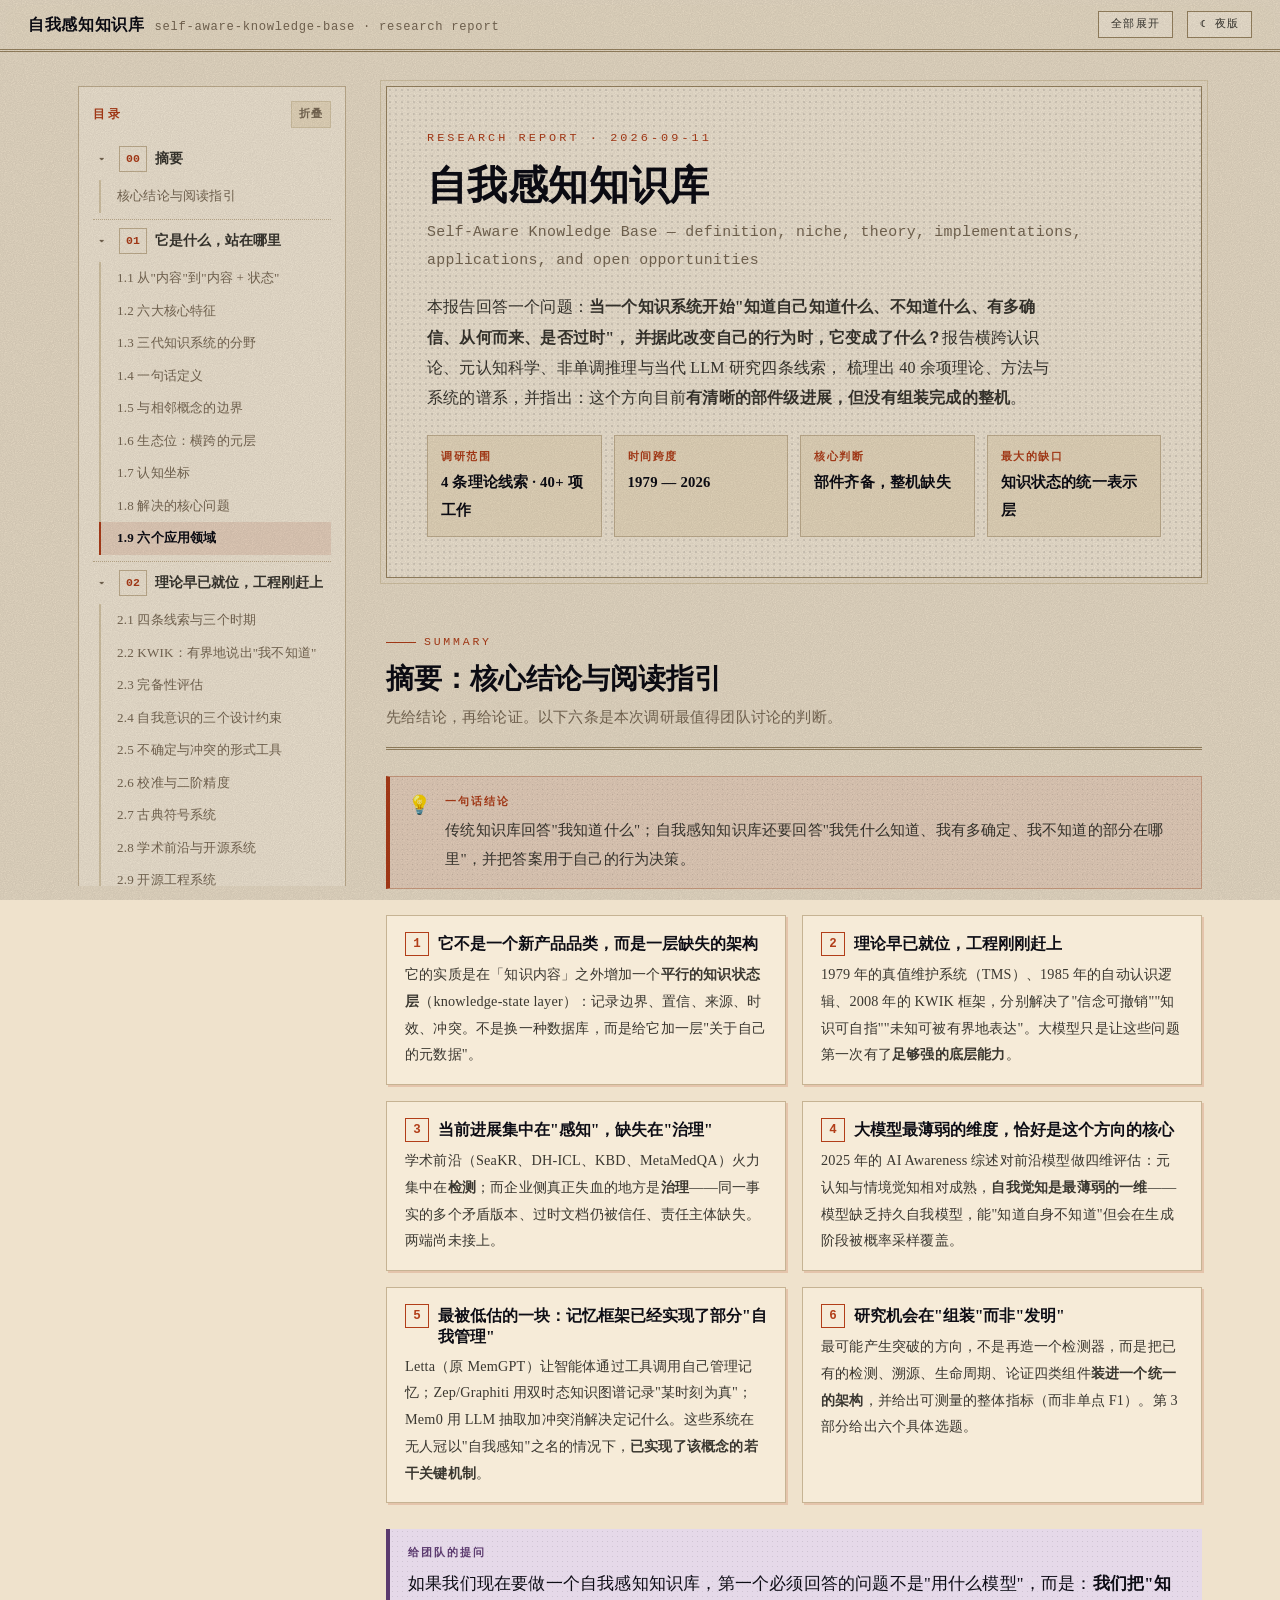
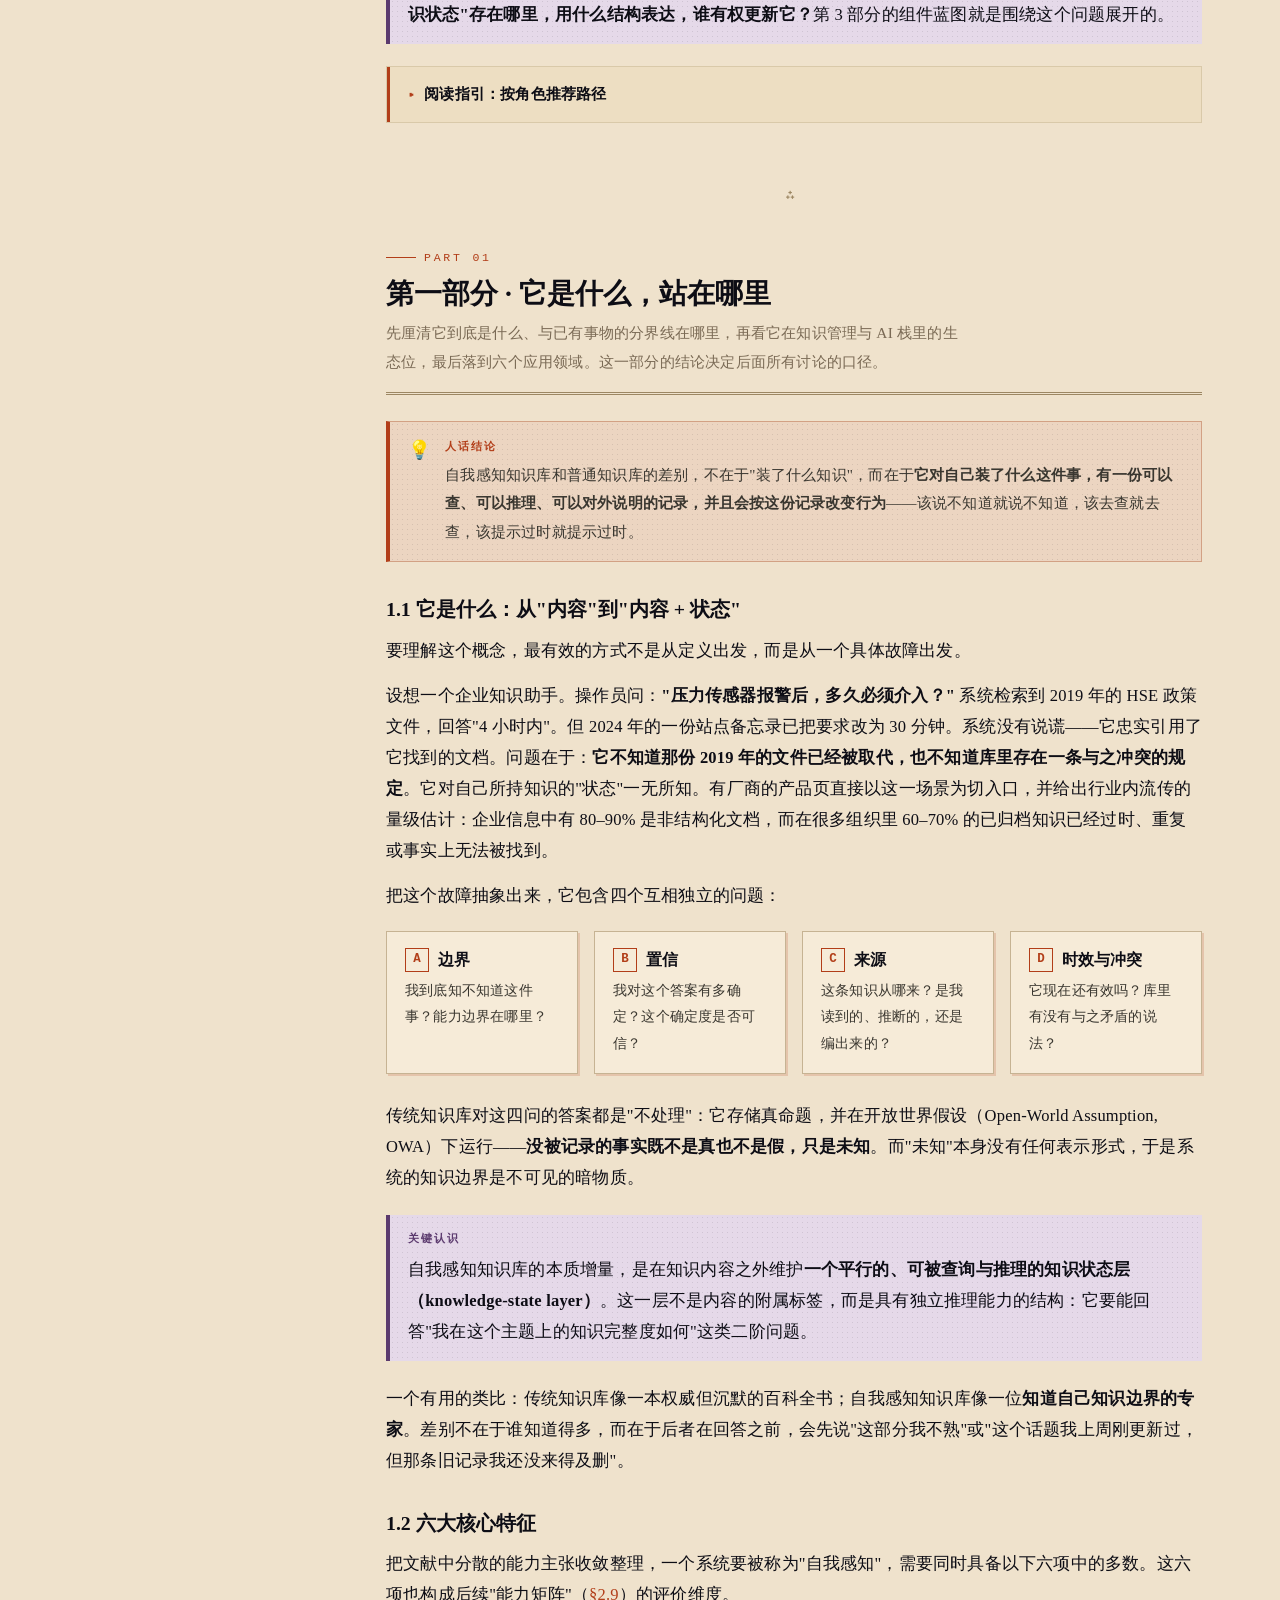
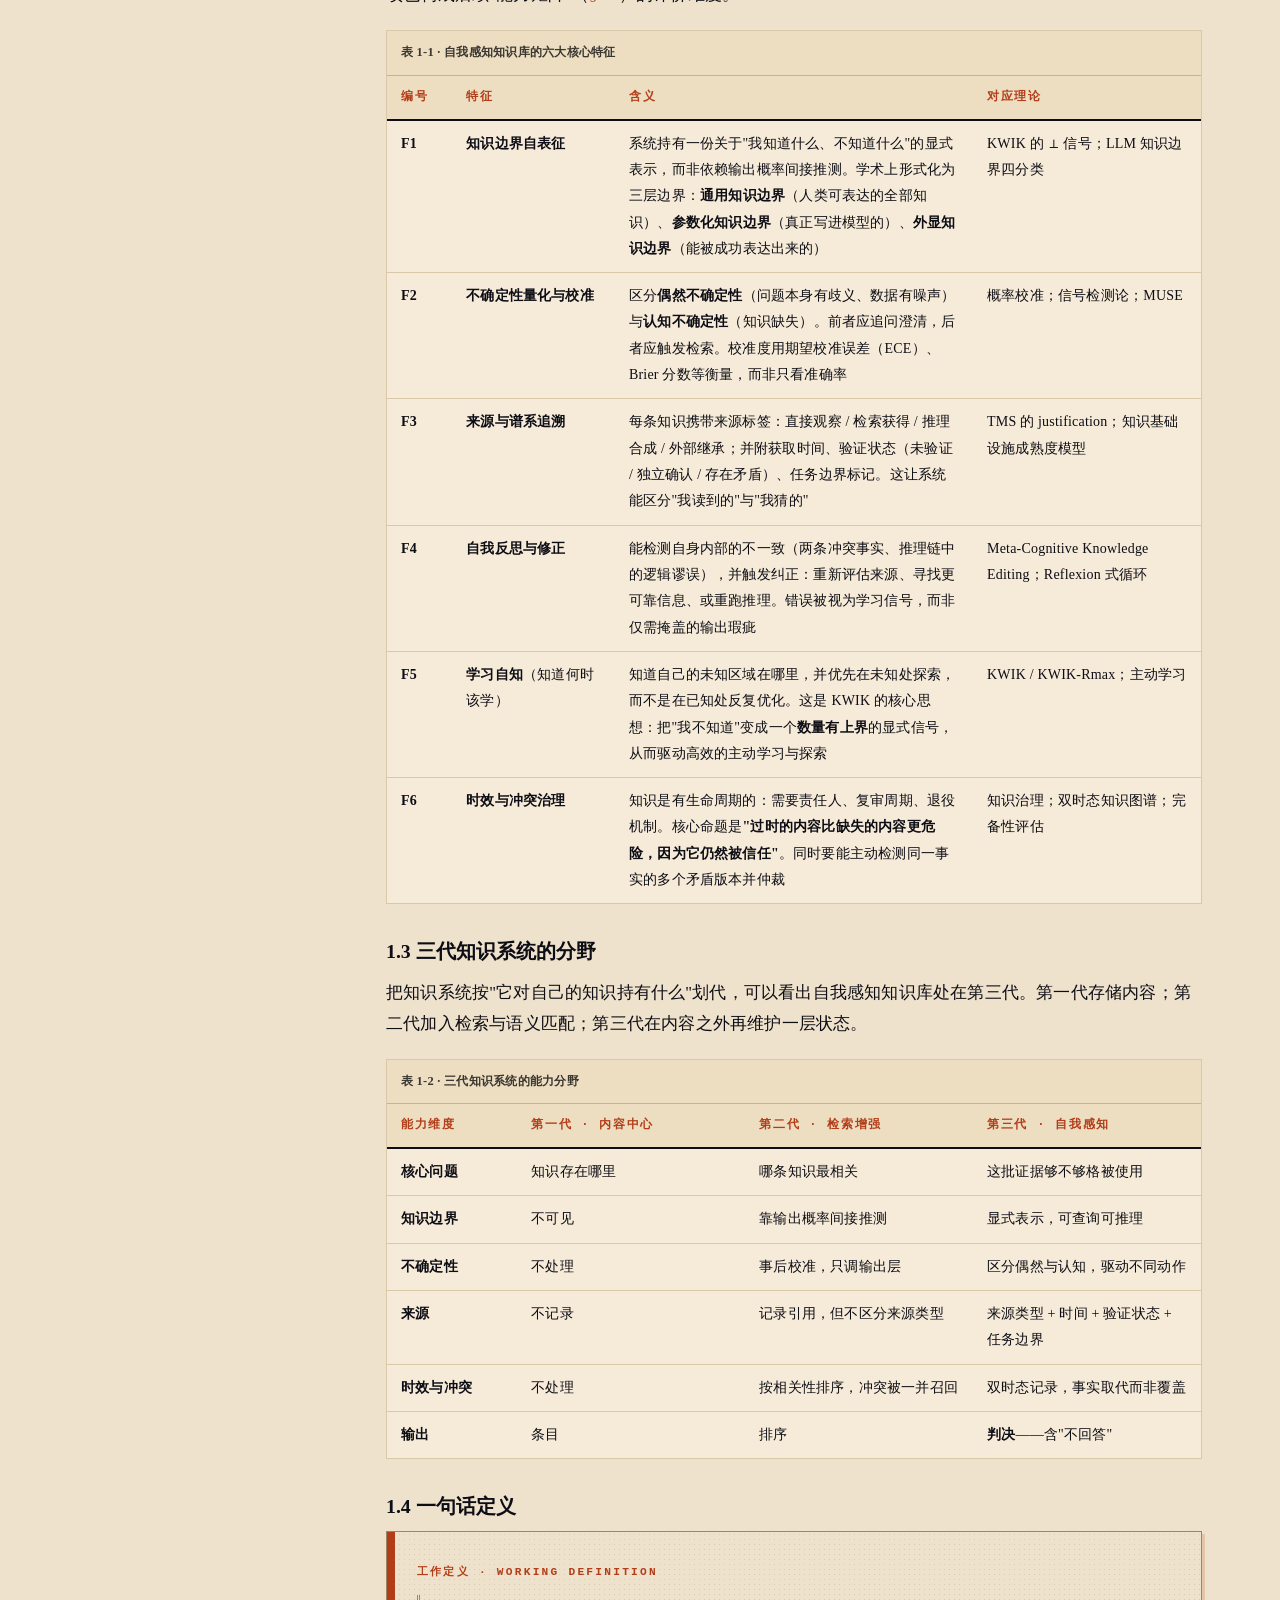
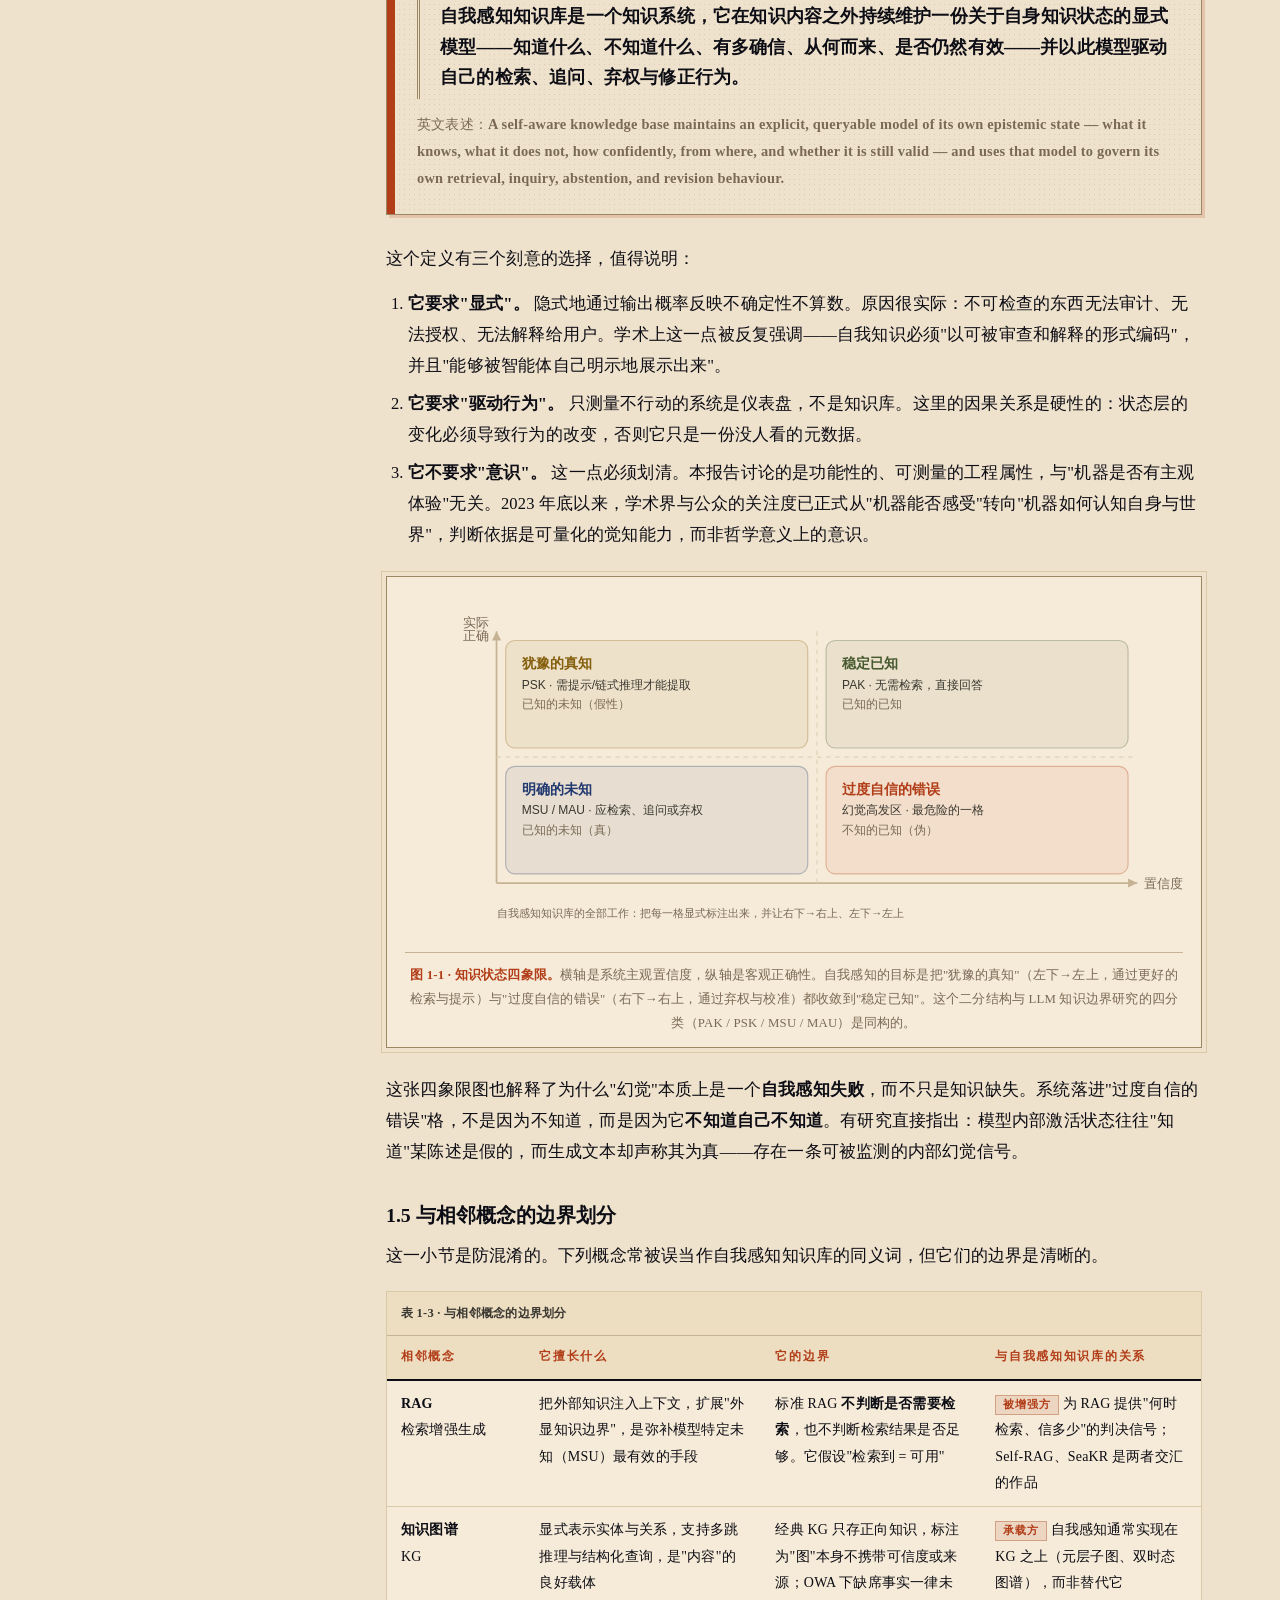
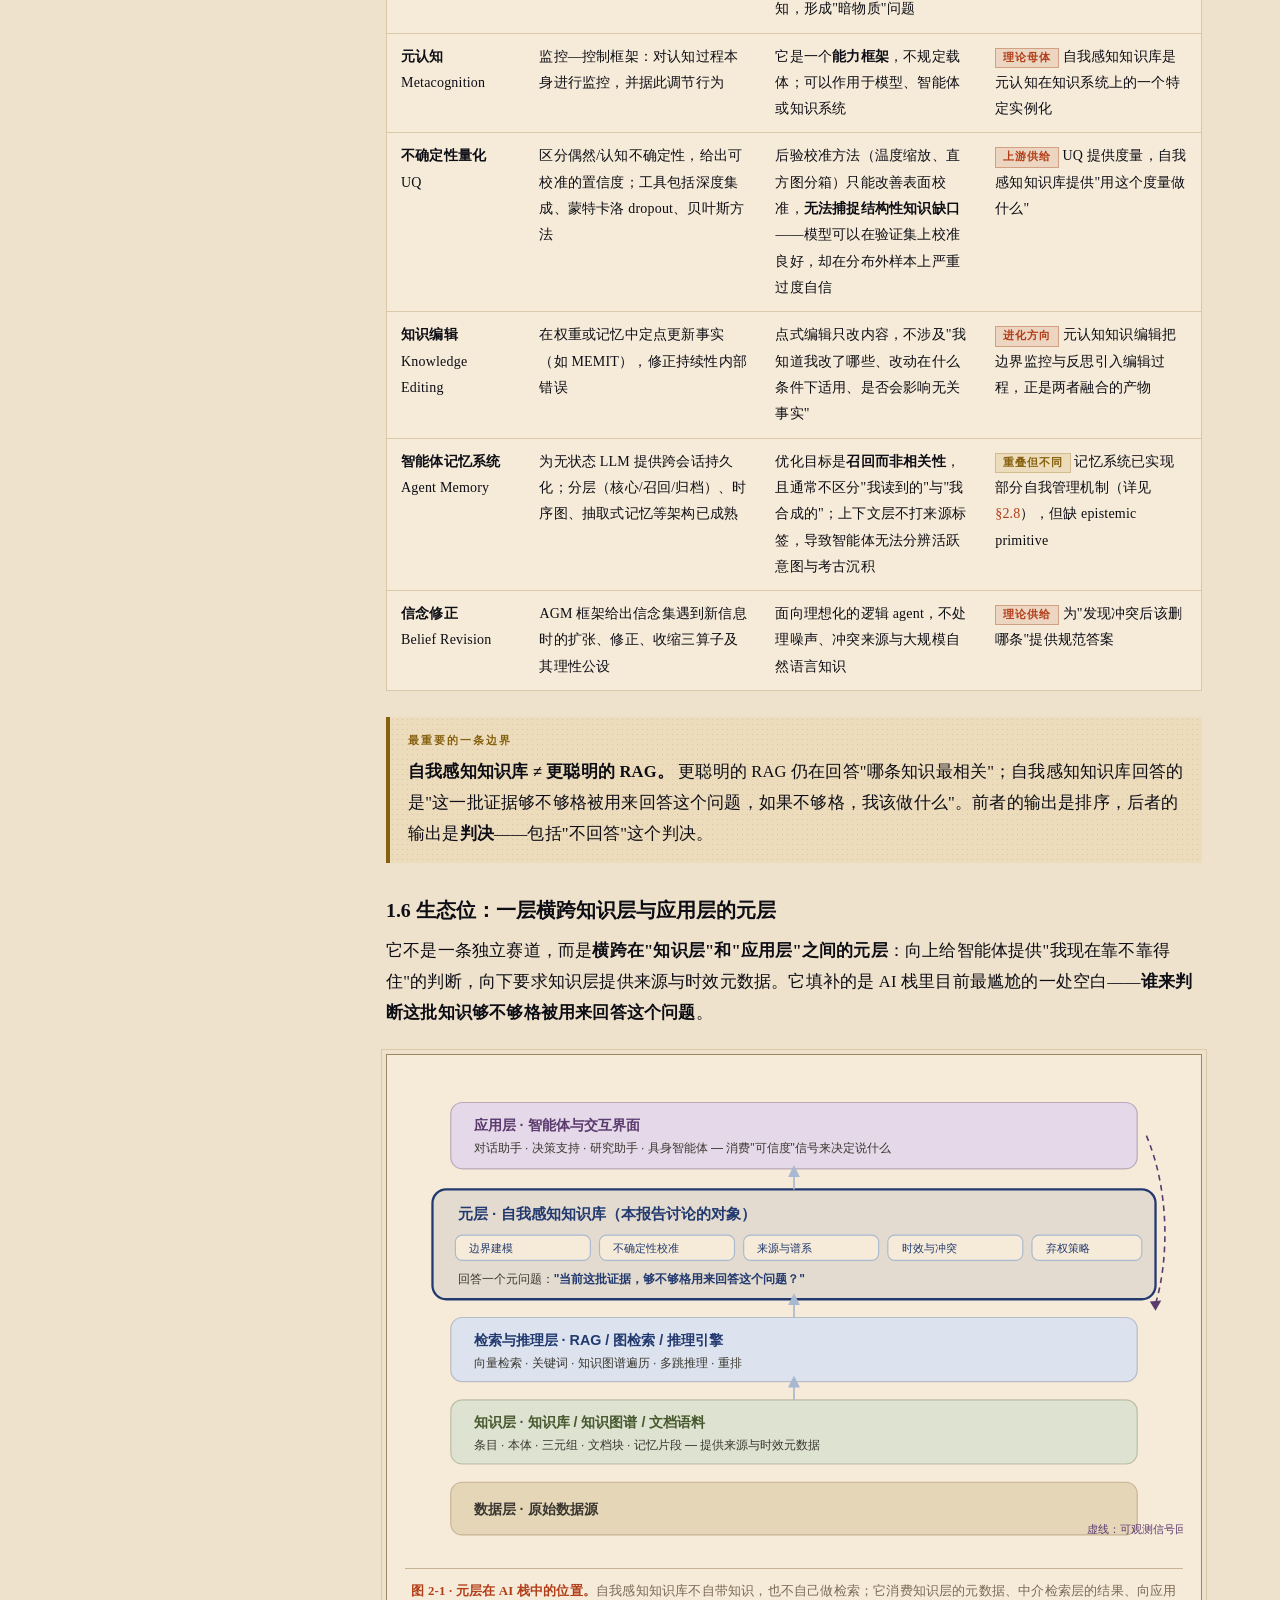
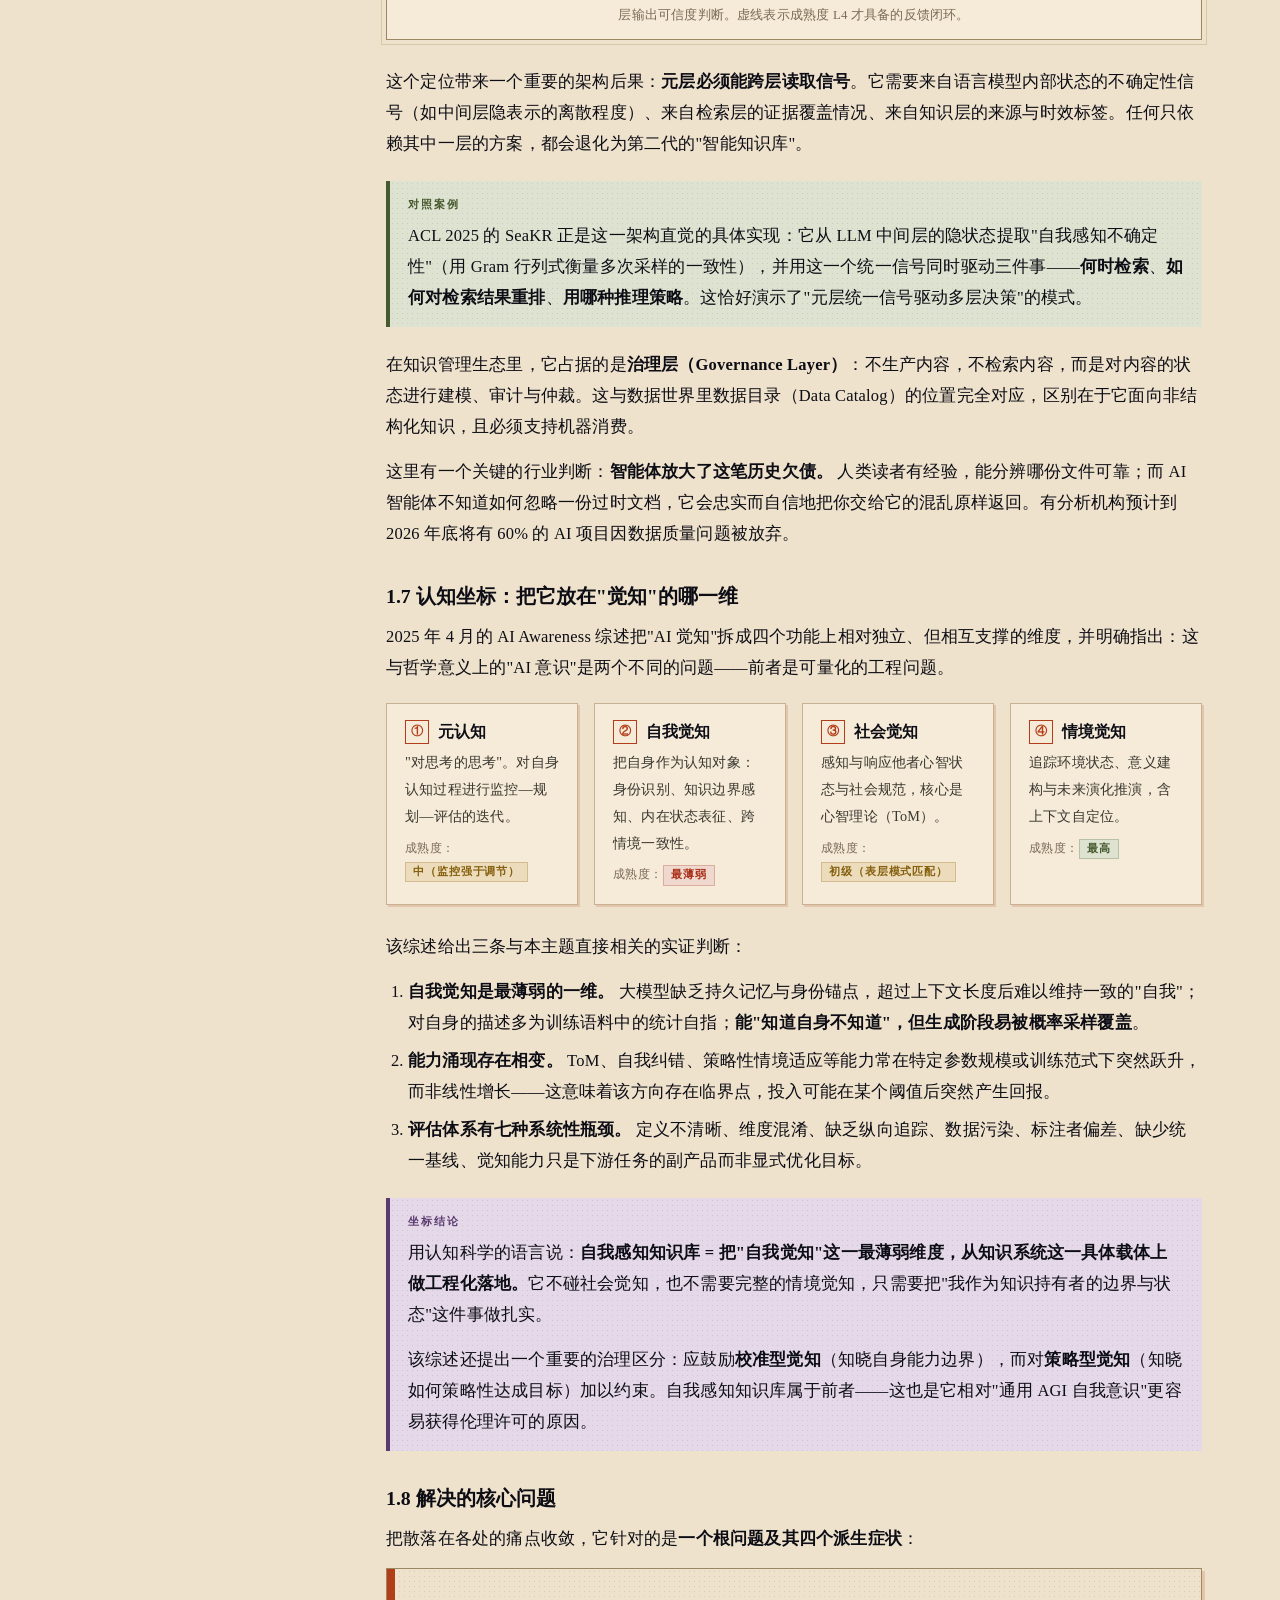
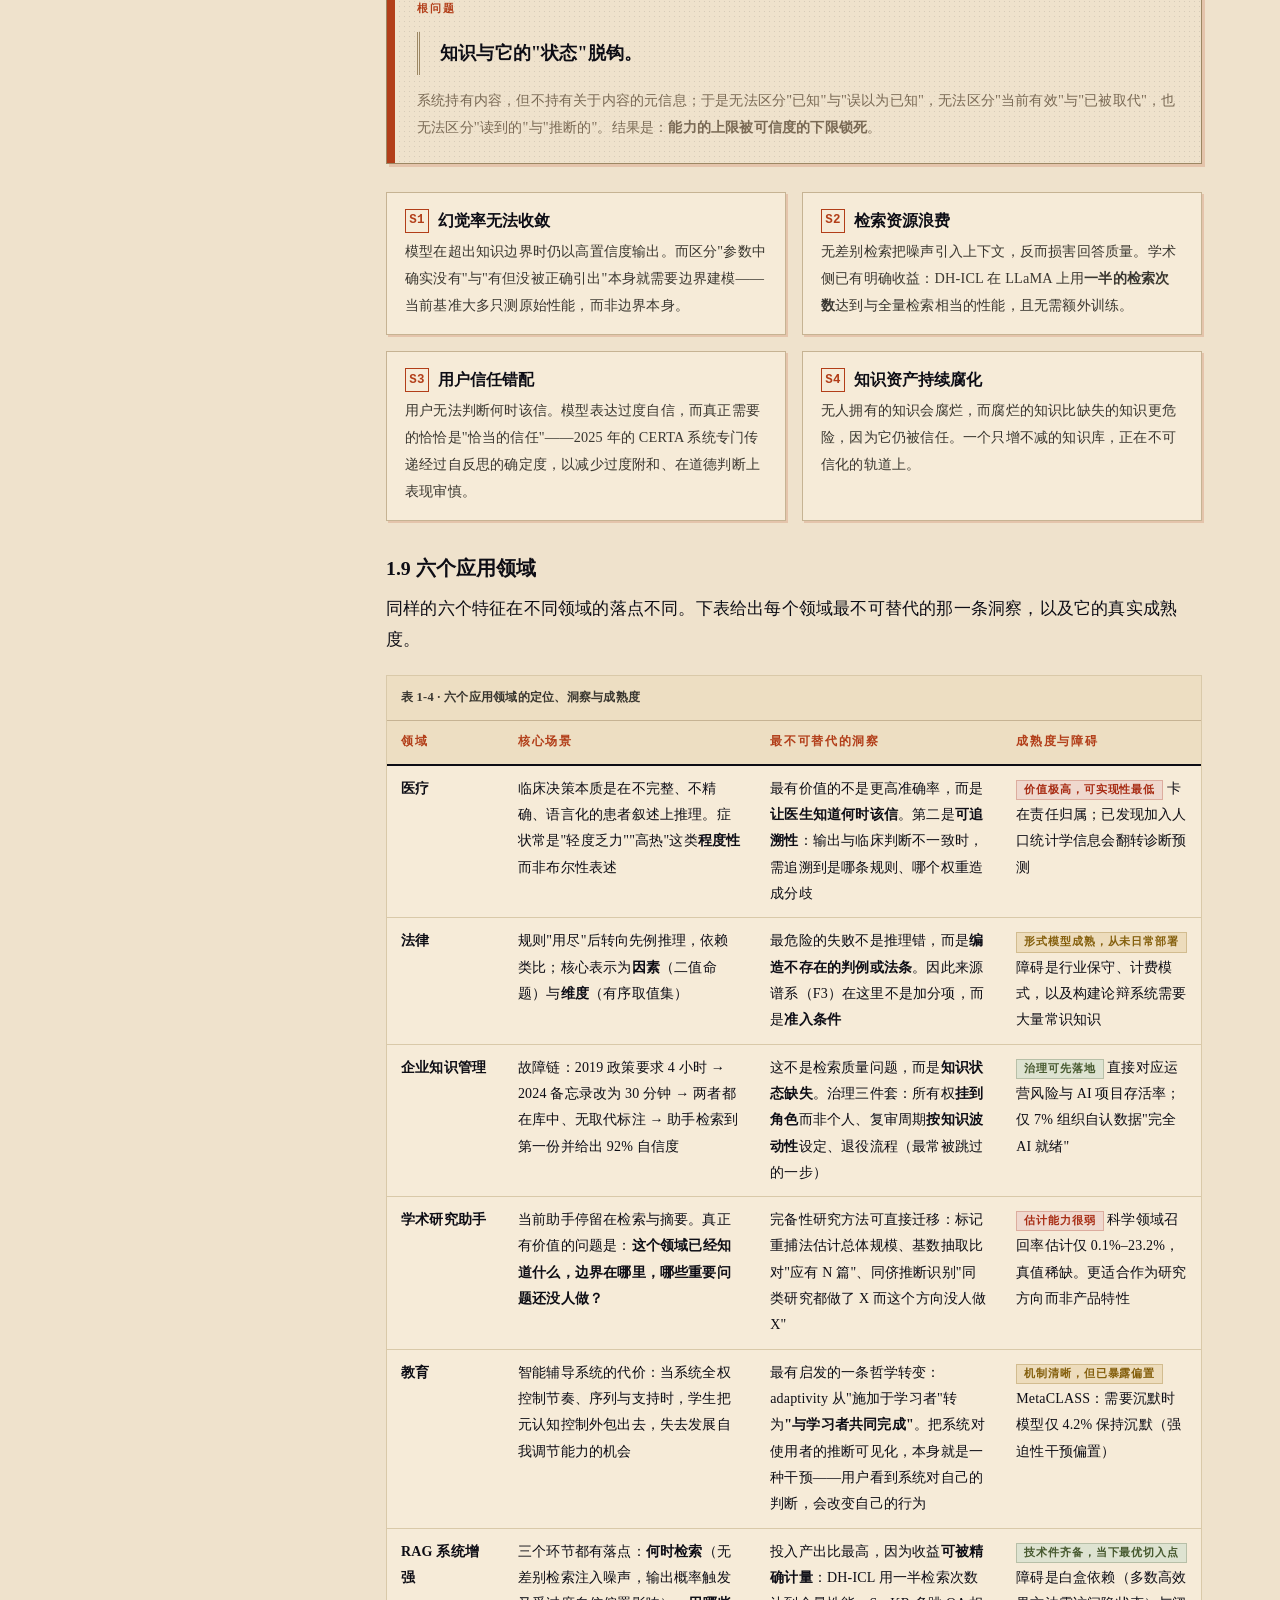
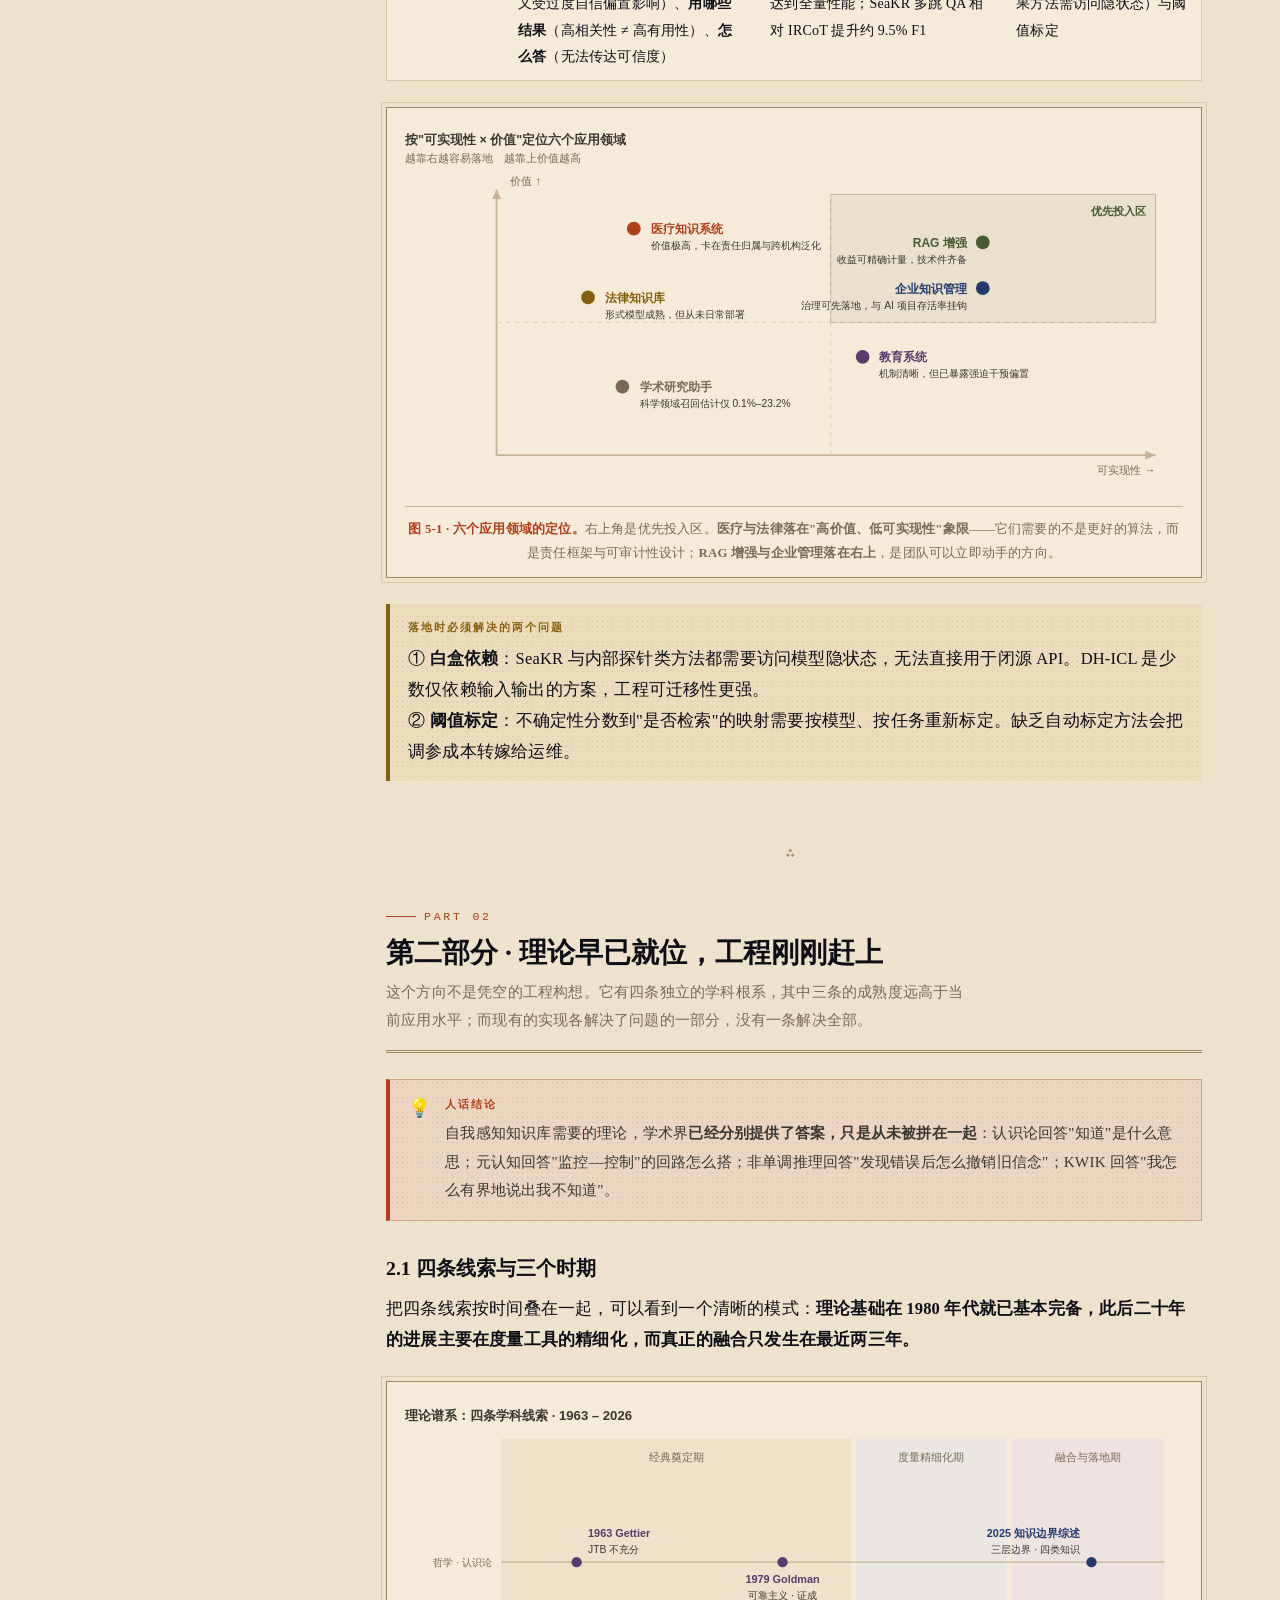
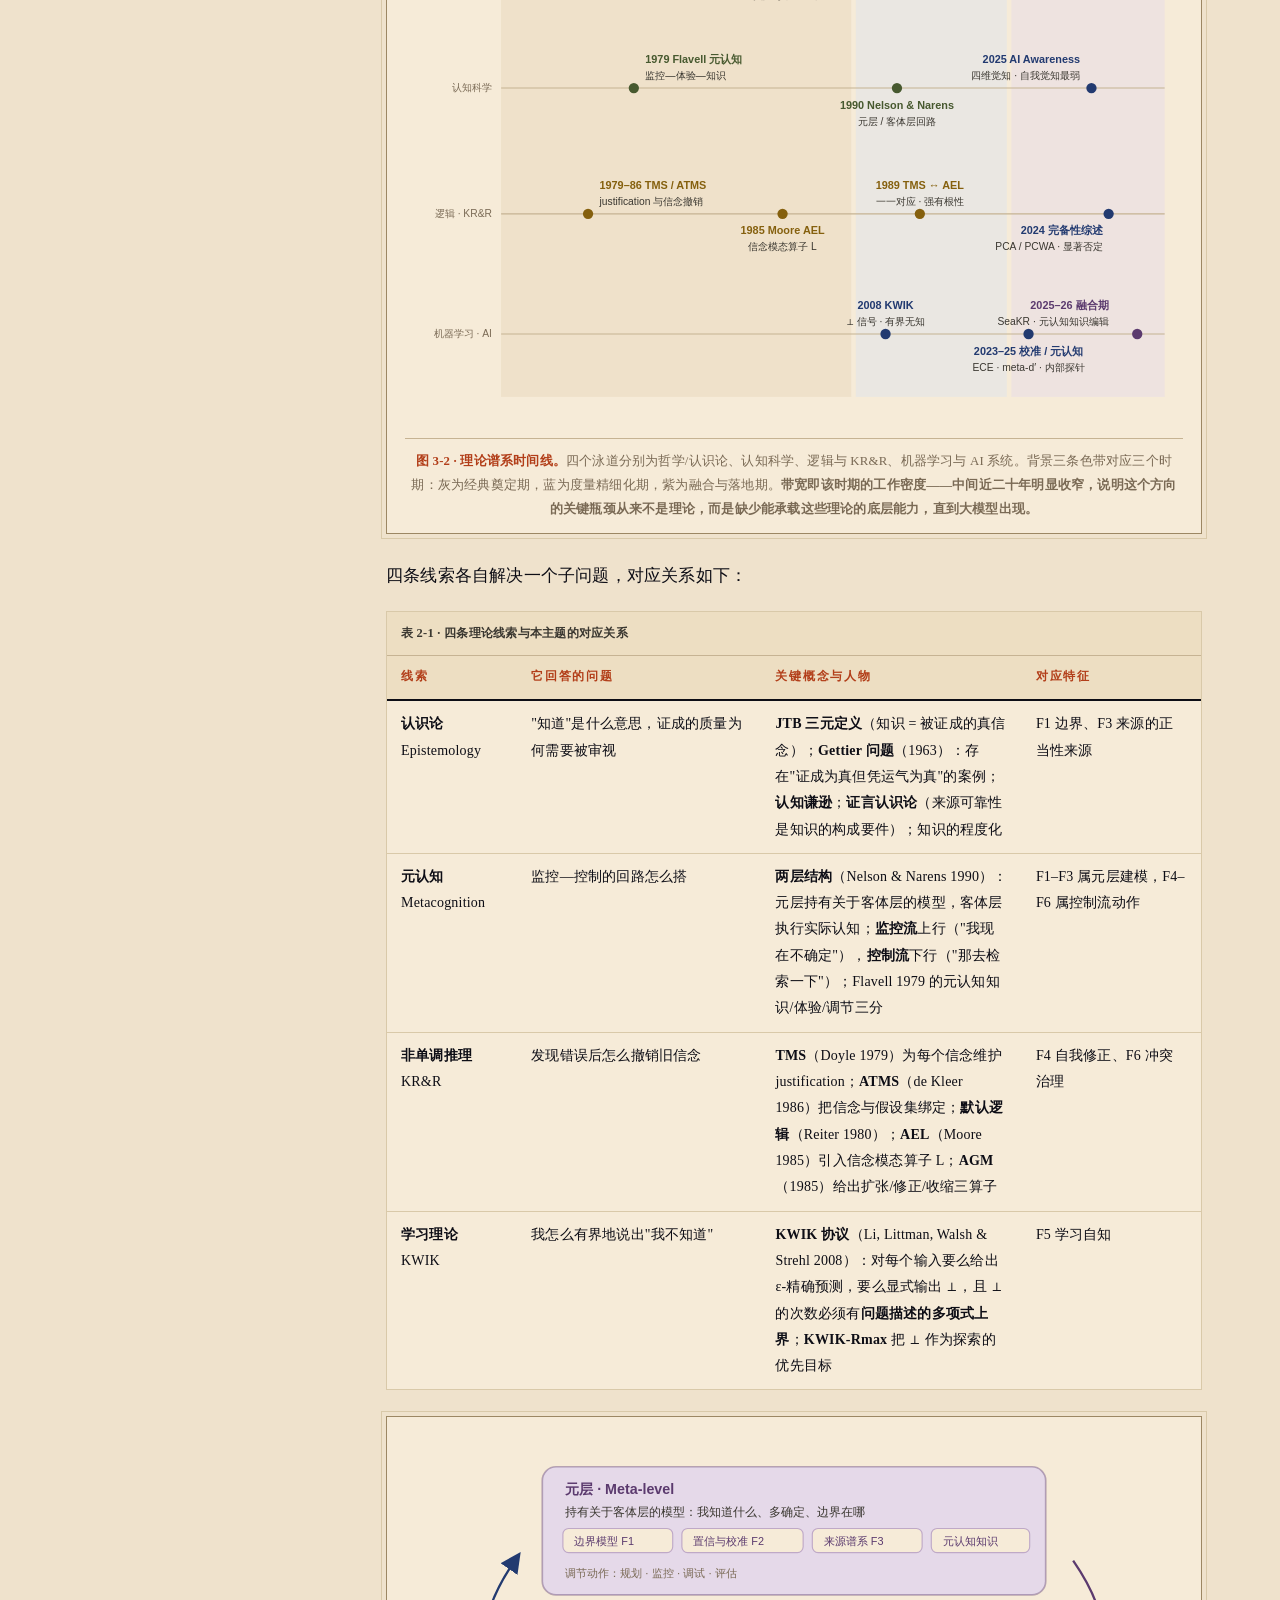
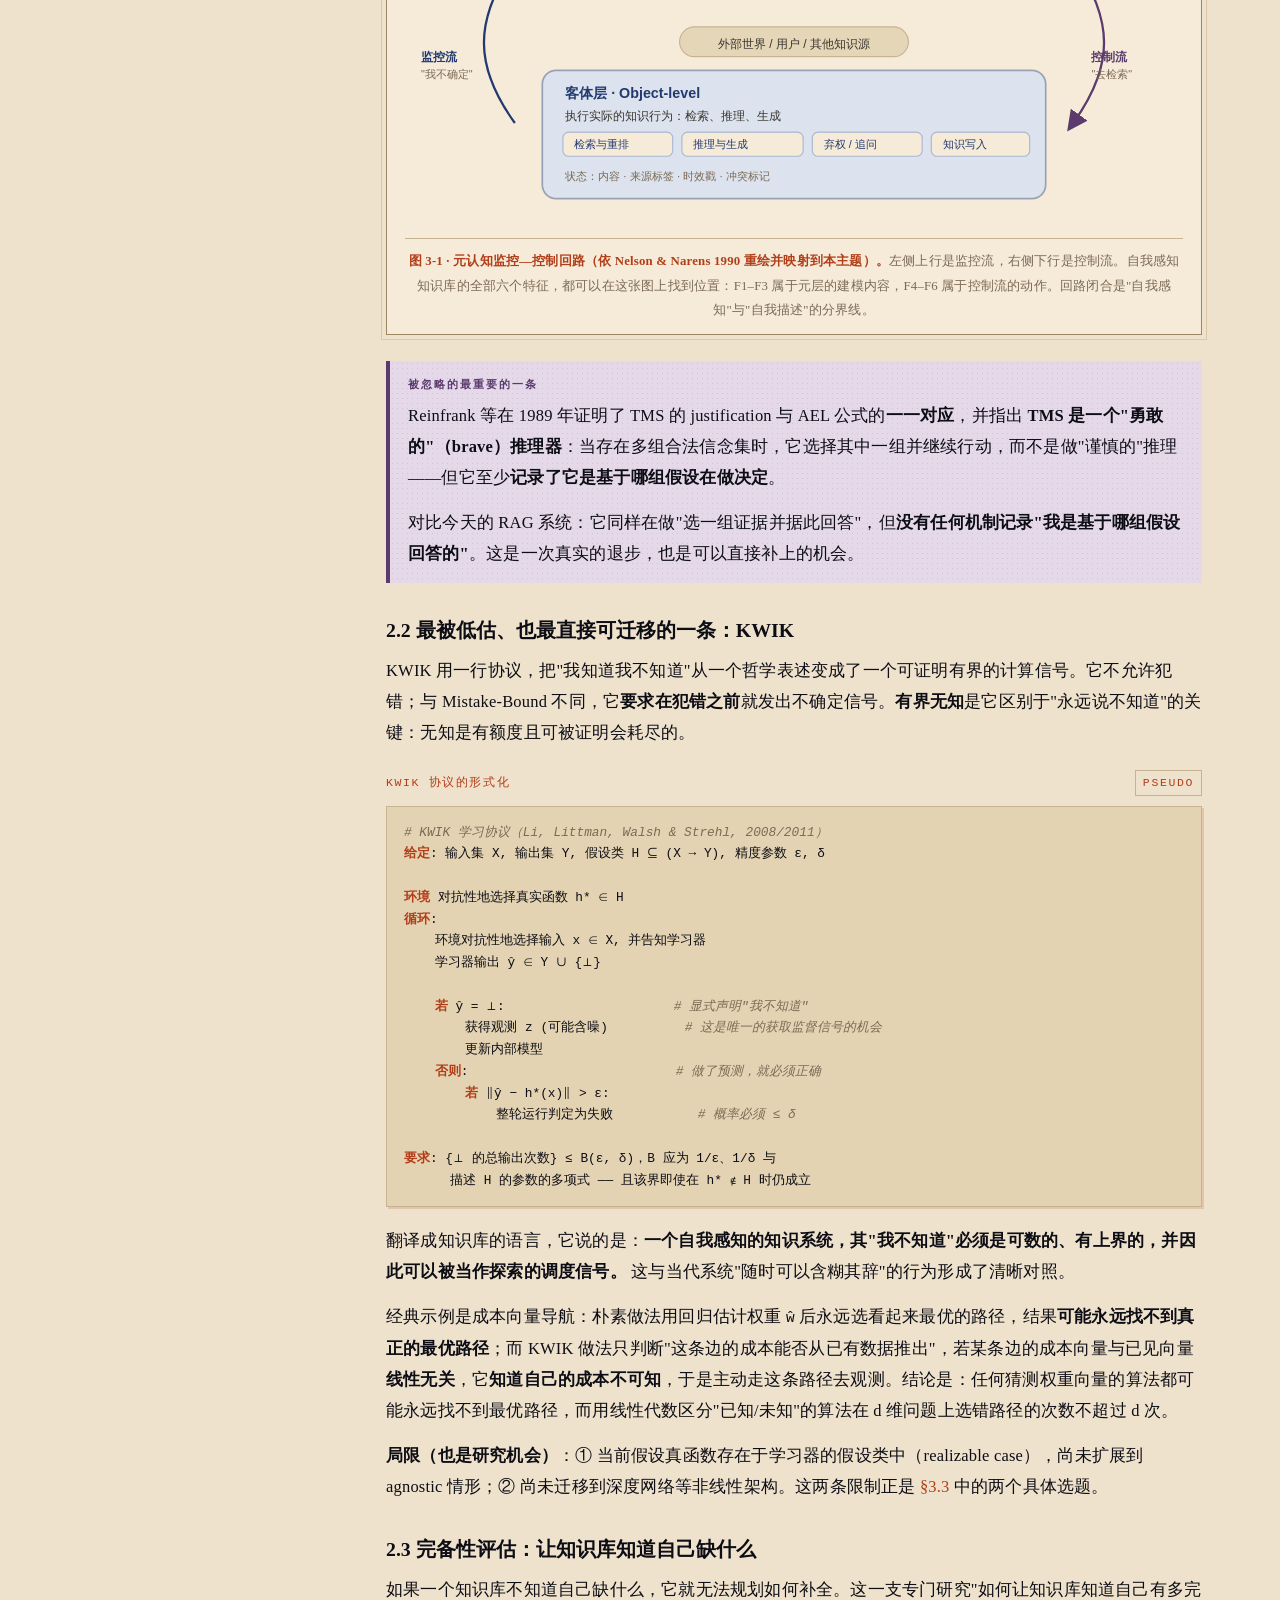
<file: site/report/v0.1/index.html>
<!DOCTYPE html>
<html lang="zh-CN" data-theme="light">
<head>
<meta charset="UTF-8">
<meta name="viewport" content="width=device-width, initial-scale=1.0">
<title>自我感知知识库 · 调研报告 | Self-Aware Knowledge Base</title>
<meta name="description" content="对「自我感知知识库」(Self-Aware Knowledge Base) 的本质定义、生态位、理论基础、现有实现、应用领域与差距机会的系统调研。">
<style>
/* ============================================================
   Design tokens
   ============================================================ */
:root {
  --bg: #f4f6f9;
  --bg-alt: #eaedf2;
  --surface: #ffffff;
  --surface-2: #fafbfc;
  --text: #16191d;
  --text-soft: #3d4450;
  --muted: #6b7480;
  --border: #e1e5ea;
  --border-strong: #cbd2da;
  --accent: #1f5fd0;
  --accent-soft: #e8f0fe;
  --accent-line: #b9cdf3;
  --violet: #6d3fc4;
  --violet-soft: #f1ebfd;
  --ok: #08795f;
  --ok-soft: #e2f5ef;
  --warn: #a86204;
  --warn-soft: #fdf1de;
  --danger: #c02a2a;
  --danger-soft: #fdeceb;
  --code-bg: #f3f5f8;
  --code-text: #24292f;
  --tok-k: #a626a4;
  --tok-s: #0a7d3e;
  --tok-c: #8a929d;
  --tok-n: #b8500f;
  --tok-f: #1f5fd0;
  --shadow: 0 1px 2px rgba(16,24,40,.04), 0 4px 16px rgba(16,24,40,.05);
  --shadow-lg: 0 2px 8px rgba(16,24,40,.06), 0 18px 40px rgba(16,24,40,.09);
  --radius: 12px;
  --radius-sm: 8px;
  --maxw: 1180px;
  --font: -apple-system, BlinkMacSystemFont, "Segoe UI", "PingFang SC", "Hiragino Sans GB",
          "Microsoft YaHei", "Source Han Sans SC", "Noto Sans CJK SC", Roboto, Helvetica, Arial, sans-serif;
  --mono: ui-monospace, SFMono-Regular, "SF Mono", "Cascadia Mono", Menlo, Consolas,
          "Liberation Mono", "Courier New", monospace;
}
[data-theme="dark"] {
  --bg: #0e1116;
  --bg-alt: #12161c;
  --surface: #171b22;
  --surface-2: #1b2028;
  --text: #e7ebf0;
  --text-soft: #c3cad4;
  --muted: #8d97a4;
  --border: #262d37;
  --border-strong: #38414d;
  --accent: #6ea8fe;
  --accent-soft: #16233a;
  --accent-line: #2b4568;
  --violet: #b197f0;
  --violet-soft: #221a38;
  --ok: #4bd0a4;
  --ok-soft: #0f2b23;
  --warn: #e8b25a;
  --warn-soft: #2e2413;
  --danger: #f08a86;
  --danger-soft: #33191a;
  --code-bg: #12161c;
  --code-text: #dfe5ec;
  --tok-k: #d9a0e0;
  --tok-s: #7fd4a0;
  --tok-c: #6d7885;
  --tok-n: #e0a273;
  --tok-f: #7fb2ff;
  --shadow: 0 1px 2px rgba(0,0,0,.3), 0 4px 16px rgba(0,0,0,.25);
  --shadow-lg: 0 2px 8px rgba(0,0,0,.35), 0 18px 40px rgba(0,0,0,.4);
}

/* ============================================================
   Base
   ============================================================ */
* { box-sizing: border-box; }
html { scroll-behavior: smooth; scroll-padding-top: 84px; }
body {
  margin: 0;
  font-family: var(--font);
  font-size: 16px;
  line-height: 1.75;
  color: var(--text);
  background: var(--bg);
  -webkit-font-smoothing: antialiased;
  text-rendering: optimizeLegibility;
}
img, svg { max-width: 100%; }
a { color: var(--accent); text-decoration: none; }
a:hover { text-decoration: underline; }
h1, h2, h3, h4 { line-height: 1.32; font-weight: 700; letter-spacing: -0.01em; }
h2 { font-size: 1.72rem; margin: 0 0 6px; }
h3 { font-size: 1.24rem; margin: 34px 0 12px; }
h4 { font-size: 1.04rem; margin: 24px 0 8px; }
p { margin: 0 0 14px; }
ul, ol { margin: 0 0 16px; padding-left: 22px; }
li { margin-bottom: 7px; }
li > ul, li > ol { margin-top: 7px; margin-bottom: 4px; }
strong { font-weight: 700; }
code { font-family: var(--mono); font-size: .875em; }

/* ============================================================
   Top bar
   ============================================================ */
.topbar {
  position: sticky; top: 0; z-index: 50;
  display: flex; align-items: center; gap: 14px;
  padding: 10px clamp(14px, 3vw, 28px);
  background: color-mix(in srgb, var(--surface) 88%, transparent);
  backdrop-filter: saturate(180%) blur(12px);
  border-bottom: 1px solid var(--border);
}
.topbar .brand { display: flex; align-items: baseline; gap: 10px; min-width: 0; }
.topbar .brand b { font-size: .98rem; letter-spacing: -.01em; white-space: nowrap; }
.topbar .brand span { font-size: .76rem; color: var(--muted); font-family: var(--mono); white-space: nowrap; overflow: hidden; text-overflow: ellipsis; }
.topbar .spacer { flex: 1; }
.btn {
  font: inherit; font-size: .82rem; line-height: 1;
  padding: 8px 12px; border-radius: 999px;
  border: 1px solid var(--border-strong); background: var(--surface);
  color: var(--text-soft); cursor: pointer; white-space: nowrap;
  transition: background .16s, border-color .16s, color .16s;
}
.btn:hover { background: var(--accent-soft); border-color: var(--accent-line); color: var(--accent); }
.btn:focus-visible { outline: 2px solid var(--accent); outline-offset: 2px; }
.menu-btn { display: none; }

/* ============================================================
   Layout
   ============================================================ */
.shell {
  display: grid;
  grid-template-columns: 268px minmax(0, 1fr);
  gap: 40px;
  max-width: var(--maxw);
  margin: 0 auto;
  padding: 34px clamp(14px, 3vw, 28px) 80px;
  align-items: start;
}

/* ============================================================
   TOC
   ============================================================ */
.toc { position: sticky; top: 76px; max-height: calc(100vh - 100px); overflow-y: auto; overscroll-behavior: contain; }
.toc-inner {
  background: var(--surface); border: 1px solid var(--border);
  border-radius: var(--radius); padding: 14px 14px 16px; box-shadow: var(--shadow);
}
.toc-title {
  display: flex; align-items: center; justify-content: space-between; gap: 8px;
  font-size: .74rem; font-weight: 700; letter-spacing: .1em; text-transform: uppercase;
  color: var(--muted); margin: 0 0 10px;
}
.toc-title button {
  font: inherit; font-size: .68rem; letter-spacing: .04em;
  border: 1px solid var(--border); background: var(--surface-2); color: var(--muted);
  border-radius: 6px; padding: 2px 7px; cursor: pointer;
}
.toc nav ol { list-style: none; margin: 0; padding: 0; counter-reset: toc; }
.toc nav ol li { margin: 0; }
.toc-group { border-bottom: 1px dashed var(--border); }
.toc-group:last-child { border-bottom: 0; }
.toc-parent {
  display: flex; align-items: center; gap: 8px; width: 100%;
  font: inherit; font-size: .875rem; font-weight: 600; text-align: left;
  color: var(--text-soft); background: none; border: 0; cursor: pointer;
  padding: 8px 6px; border-radius: var(--radius-sm);
}
.toc-parent:hover { background: var(--bg-alt); color: var(--accent); }
.toc-parent .caret {
  flex: none; width: 12px; font-size: .62rem; color: var(--muted);
  transition: transform .2s ease; display: inline-block;
}
.toc-group.collapsed .caret { transform: rotate(-90deg); }
.toc-group.collapsed .toc-sub { display: none; }
.toc-parent .num {
  flex: none; font-family: var(--mono); font-size: .72rem; color: var(--accent);
  background: var(--accent-soft); border-radius: 5px; padding: 1px 6px;
}
.toc-sub { list-style: none; margin: 0 0 6px; padding: 0 0 0 6px; }
.toc-sub a {
  display: block; font-size: .815rem; color: var(--muted);
  padding: 4px 8px 4px 20px; border-left: 2px solid transparent;
  border-radius: 0 var(--radius-sm) var(--radius-sm) 0;
}
.toc-sub a:hover { color: var(--accent); background: var(--bg-alt); text-decoration: none; }
.toc-sub a.active { color: var(--accent); border-left-color: var(--accent); background: var(--accent-soft); font-weight: 600; }

/* ============================================================
   Content primitives
   ============================================================ */
main { min-width: 0; }

section.doc { margin-bottom: 62px; scroll-margin-top: 84px; }
section.doc > header {
  border-bottom: 2px solid var(--border);
  padding-bottom: 14px; margin-bottom: 26px;
}
.sec-kicker {
  display: inline-flex; align-items: center; gap: 8px;
  font-family: var(--mono); font-size: .72rem; letter-spacing: .12em;
  text-transform: uppercase; color: var(--accent); margin-bottom: 8px;
}
.sec-kicker::before {
  content: ""; width: 22px; height: 2px; background: var(--accent); border-radius: 2px;
}
.sec-lead { color: var(--muted); font-size: .96rem; margin: 6px 0 0; max-width: 76ch; }

/* Callout: plain-language takeaway */
.takeaway {
  display: grid; grid-template-columns: auto 1fr; gap: 14px;
  background: var(--accent-soft); border: 1px solid var(--accent-line);
  border-radius: var(--radius); padding: 15px 18px; margin: 0 0 26px;
}
.takeaway .icon { font-size: 1.15rem; line-height: 1.5; }
.takeaway .label {
  font-size: .7rem; font-weight: 800; letter-spacing: .1em; text-transform: uppercase;
  color: var(--accent); display: block; margin-bottom: 3px;
}
.takeaway p { margin: 0; font-size: .95rem; color: var(--text-soft); }
.takeaway p + p { margin-top: 8px; }

/* Highlight box */
.hl {
  border-left: 4px solid var(--violet); background: var(--violet-soft);
  border-radius: 0 var(--radius) var(--radius) 0;
  padding: 14px 18px; margin: 22px 0;
}
.hl .label { font-size: .7rem; font-weight: 800; letter-spacing: .1em; text-transform: uppercase; color: var(--violet); display: block; margin-bottom: 4px; }
.hl p:last-child { margin-bottom: 0; }

.box-warn { border-left: 4px solid var(--warn); background: var(--warn-soft); border-radius: 0 var(--radius) var(--radius) 0; padding: 14px 18px; margin: 22px 0; }
.box-warn .label { font-size: .7rem; font-weight: 800; letter-spacing: .1em; text-transform: uppercase; color: var(--warn); display: block; margin-bottom: 4px; }
.box-warn p:last-child { margin-bottom: 0; }

.box-ok { border-left: 4px solid var(--ok); background: var(--ok-soft); border-radius: 0 var(--radius) var(--radius) 0; padding: 14px 18px; margin: 22px 0; }
.box-ok .label { font-size: .7rem; font-weight: 800; letter-spacing: .1em; text-transform: uppercase; color: var(--ok); display: block; margin-bottom: 4px; }
.box-ok p:last-child { margin-bottom: 0; }

/* Definition card */
.defcard {
  background: linear-gradient(180deg, var(--surface), var(--surface-2));
  border: 1px solid var(--border-strong); border-radius: var(--radius);
  padding: 22px 24px; margin: 0 0 28px; box-shadow: var(--shadow);
  position: relative; overflow: hidden;
}
.defcard::before {
  content: ""; position: absolute; inset: 0 auto 0 0; width: 5px;
  background: linear-gradient(180deg, var(--accent), var(--violet));
}
.defcard .tag { font-size: .7rem; font-weight: 800; letter-spacing: .1em; text-transform: uppercase; color: var(--accent); }
.defcard blockquote { margin: 10px 0 0; font-size: 1.12rem; line-height: 1.7; font-weight: 600; color: var(--text); }
.defcard .sub { margin: 12px 0 0; font-size: .9rem; color: var(--muted); }

/* Card grid */
.grid { display: grid; gap: 16px; margin: 20px 0 26px; }
.grid.c2 { grid-template-columns: repeat(auto-fit, minmax(280px, 1fr)); }
.grid.c3 { grid-template-columns: repeat(auto-fit, minmax(230px, 1fr)); }
.grid.c4 { grid-template-columns: repeat(auto-fit, minmax(190px, 1fr)); }
.card {
  background: var(--surface); border: 1px solid var(--border);
  border-radius: var(--radius); padding: 16px 18px; box-shadow: var(--shadow);
  transition: border-color .18s, transform .18s, box-shadow .18s;
}
.card:hover { border-color: var(--border-strong); transform: translateY(-1px); box-shadow: var(--shadow-lg); }
.card h4 { margin: 0 0 6px; font-size: .98rem; }
.card .num-badge {
  display: inline-flex; align-items: center; justify-content: center;
  width: 24px; height: 24px; border-radius: 7px; flex: none;
  background: var(--accent-soft); color: var(--accent);
  font-family: var(--mono); font-size: .78rem; font-weight: 700; margin-right: 9px;
}
.card .head { display: flex; align-items: flex-start; margin-bottom: 5px; }
.card .head h4 { margin: 2px 0 0; }
.card p { font-size: .89rem; color: var(--text-soft); margin: 0 0 8px; }
.card p:last-child { margin-bottom: 0; }
.card .meta { font-size: .78rem; color: var(--muted); font-family: var(--mono); }

/* Table */
.tablewrap { overflow-x: auto; margin: 20px 0 26px; border: 1px solid var(--border); border-radius: var(--radius); background: var(--surface); }
table { width: 100%; border-collapse: collapse; font-size: .875rem; min-width: 560px; }
caption {
  caption-side: top; text-align: left; font-size: .78rem; color: var(--muted);
  padding: 10px 14px; border-bottom: 1px solid var(--border); background: var(--surface-2);
  font-weight: 600; letter-spacing: .02em;
}
th, td { padding: 10px 14px; text-align: left; vertical-align: top; border-bottom: 1px solid var(--border); }
thead th {
  background: var(--surface-2); font-size: .76rem; font-weight: 800;
  letter-spacing: .06em; text-transform: uppercase; color: var(--muted);
  position: sticky; top: 0; z-index: 1;
}
tbody tr:last-child td { border-bottom: 0; }
tbody tr:hover { background: var(--bg-alt); }
tbody tr[data-emphasis="true"] { background: linear-gradient(90deg, var(--accent-soft), transparent 70%); }
tbody tr[data-emphasis="true"] td { font-weight: 700; color: var(--accent); border-top: 2px solid var(--accent-line); }
td code, th code { background: var(--code-bg); padding: 1px 5px; border-radius: 4px; border: 1px solid var(--border); }

/* Pills */
.pill {
  display: inline-block; font-size: .71rem; font-weight: 700; line-height: 1.6;
  padding: 1px 8px; border-radius: 999px; white-space: nowrap;
  border: 1px solid transparent; font-family: var(--mono);
}
.pill.ok { background: var(--ok-soft); color: var(--ok); border-color: color-mix(in srgb, var(--ok) 26%, transparent); }
.pill.warn { background: var(--warn-soft); color: var(--warn); border-color: color-mix(in srgb, var(--warn) 26%, transparent); }
.pill.bad { background: var(--danger-soft); color: var(--danger); border-color: color-mix(in srgb, var(--danger) 26%, transparent); }
.pill.info { background: var(--accent-soft); color: var(--accent); border-color: var(--accent-line); }
.pill.mute { background: var(--bg-alt); color: var(--muted); border-color: var(--border); }

/* Blockquote */
blockquote {
  margin: 20px 0; padding: 6px 0 6px 20px;
  border-left: 3px solid var(--border-strong);
  color: var(--text-soft); font-style: normal;
}
blockquote p { margin: 0 0 8px; }
blockquote p:last-child { margin-bottom: 0; }
blockquote cite { display: block; margin-top: 6px; font-size: .8rem; color: var(--muted); font-style: normal; }
blockquote cite::before { content: "— "; }

/* Details / collapsible */
details.block {
  border: 1px solid var(--border); border-radius: var(--radius);
  background: var(--surface); margin: 14px 0; overflow: hidden;
}
details.block > summary {
  cursor: pointer; list-style: none; padding: 13px 18px;
  font-weight: 600; font-size: .94rem; display: flex; align-items: center; gap: 10px;
  background: var(--surface-2); border: 0;
}
details.block > summary::-webkit-details-marker { display: none; }
details.block > summary::before {
  content: "▸"; font-size: .8rem; color: var(--accent); transition: transform .2s ease; display: inline-block;
}
details.block[open] > summary::before { transform: rotate(90deg); }
details.block > summary:hover { background: var(--bg-alt); }
details.block > .body { padding: 16px 20px 18px; border-top: 1px solid var(--border); }
details.block > .body > *:first-child { margin-top: 0; }
details.block > .body > *:last-child { margin-bottom: 0; }

/* Code */
pre {
  margin: 18px 0; padding: 15px 17px; overflow-x: auto;
  background: var(--code-bg); border: 1px solid var(--border);
  border-radius: var(--radius); font-family: var(--mono);
  font-size: .8rem; line-height: 1.7; color: var(--code-text);
  tab-size: 2;
}
pre code { font-size: inherit; background: none; padding: 0; }
.codecap {
  display: flex; align-items: center; justify-content: space-between; gap: 10px;
  font-family: var(--mono); font-size: .72rem; letter-spacing: .06em; text-transform: uppercase;
  color: var(--muted); margin: 22px 0 -8px;
}
.codecap .lang { background: var(--bg-alt); border: 1px solid var(--border); border-radius: 5px; padding: 1px 7px; }
.tok-k { color: var(--tok-k); font-weight: 600; }
.tok-s { color: var(--tok-s); }
.tok-c { color: var(--tok-c); font-style: italic; }
.tok-n { color: var(--tok-n); }
.tok-f { color: var(--tok-f); }

/* Figures */
figure {
  margin: 26px 0; padding: 20px 18px 12px;
  background: var(--surface); border: 1px solid var(--border);
  border-radius: var(--radius); box-shadow: var(--shadow);
}
figure svg { display: block; width: 100%; height: auto; }
figcaption {
  margin-top: 12px; font-size: .8rem; color: var(--muted); text-align: center;
  border-top: 1px dashed var(--border); padding-top: 10px;
}
figcaption b { color: var(--text-soft); }

/* Reference list */
.reflist { list-style: none; padding: 0; margin: 18px 0; counter-reset: ref; font-size: .87rem; }
.reflist li {
  counter-increment: ref; position: relative; padding: 9px 0 9px 40px;
  border-bottom: 1px solid var(--border);
}
.reflist li:last-child { border-bottom: 0; }
.reflist li::before {
  content: "[" counter(ref) "]"; position: absolute; left: 0; top: 9px;
  font-family: var(--mono); font-size: .74rem; color: var(--accent); font-weight: 700;
}
.reflist .src { display: block; color: var(--muted); font-size: .79rem; margin-top: 2px; word-break: break-word; }

/* Hero */
.hero {
  background:
    radial-gradient(1100px 380px at 12% -20%, var(--accent-soft), transparent 62%),
    radial-gradient(900px 340px at 92% 0%, var(--violet-soft), transparent 58%),
    var(--surface);
  border: 1px solid var(--border); border-radius: 18px;
  padding: clamp(24px, 4vw, 40px); margin-bottom: 44px; box-shadow: var(--shadow);
}
.hero .eyebrow {
  font-family: var(--mono); font-size: .74rem; letter-spacing: .14em;
  text-transform: uppercase; color: var(--accent); margin-bottom: 10px;
}
.hero h1 { font-size: clamp(1.7rem, 3.6vw, 2.5rem); margin: 0 0 6px; letter-spacing: -.025em; }
.hero .en { font-family: var(--mono); font-size: .93rem; color: var(--muted); margin-bottom: 18px; }
.hero .abstract { font-size: 1rem; color: var(--text-soft); max-width: 78ch; margin-bottom: 22px; }
.hero .facts { display: grid; grid-template-columns: repeat(auto-fit, minmax(150px, 1fr)); gap: 12px; margin-top: 8px; }
.fact {
  background: var(--surface-2); border: 1px solid var(--border);
  border-radius: var(--radius-sm); padding: 11px 13px;
}
.fact .k { font-size: .68rem; font-weight: 800; letter-spacing: .09em; text-transform: uppercase; color: var(--muted); }
.fact .v { font-size: .92rem; font-weight: 700; margin-top: 2px; }

/* Footer */
.foot {
  max-width: var(--maxw); margin: 0 auto; padding: 26px clamp(14px, 3vw, 28px) 60px;
  border-top: 1px solid var(--border); font-size: .82rem; color: var(--muted);
}
.foot p { margin: 0 0 6px; }

/* Back to top */
.totop {
  position: fixed; right: 20px; bottom: 22px; z-index: 40;
  width: 42px; height: 42px; border-radius: 50%;
  border: 1px solid var(--border-strong); background: var(--surface); color: var(--text-soft);
  cursor: pointer; box-shadow: var(--shadow-lg); font-size: 1rem;
  opacity: 0; pointer-events: none; transition: opacity .22s;
}
.totop.show { opacity: 1; pointer-events: auto; }

/* ============================================================
   Responsive
   ============================================================ */
@media (max-width: 1000px) {
  .shell { grid-template-columns: minmax(0, 1fr); gap: 24px; }
  .toc { position: static; max-height: none; }
  .toc-inner { padding: 12px; }
  .toc nav ol { display: grid; grid-template-columns: repeat(auto-fit, minmax(220px, 1fr)); gap: 0 16px; }
  .toc-group { break-inside: avoid; }
  .menu-btn { display: inline-block; }
  .toc.collapsed-mobile .toc-sub { display: none; }
}
@media (max-width: 620px) {
  body { font-size: 15px; }
  h2 { font-size: 1.4rem; }
  h3 { font-size: 1.1rem; margin-top: 26px; }
  .hero { border-radius: 14px; }
  .facts { grid-template-columns: repeat(2, 1fr); }
  .tablewrap { border-radius: var(--radius-sm); }
  table { min-width: 480px; font-size: .82rem; }
  th, td { padding: 8px 10px; }
  pre { font-size: .74rem; padding: 12px; }
  figcaption { font-size: .74rem; }
}

/* ============================================================
   Print
   ============================================================ */
@media print {
  :root { --bg:#fff; --surface:#fff; --surface-2:#fff; --text:#000; --text-soft:#111; --muted:#444; --border:#bbb; --border-strong:#888; --accent:#0b3d91; --accent-soft:#f0f4fb; --violet-soft:#f6f2fd; --ok-soft:#f0f7f4; --warn-soft:#fdf8ef; --danger-soft:#fdf1f1; --code-bg:#f7f7f7; --code-text:#000; --shadow:none; --shadow-lg:none; }
  html { scroll-behavior: auto; }
  body { font-size: 10.5pt; line-height: 1.5; }
  .topbar, .toc, .totop, .menu-btn { display: none !important; }
  .shell { display: block; max-width: none; padding: 0; }
  .hero { break-inside: avoid; border-radius: 0; box-shadow: none; }
  section.doc { break-before: auto; margin-bottom: 28px; }
  h2, h3, h4 { break-after: avoid; }
  section.doc > header { border-bottom-color: #999; }
  details.block { break-inside: avoid; }
  details.block > .body { display: block !important; }
  details.block > summary { background: none; font-weight: 700; }
  details.block > summary::before { content: ""; }
  pre, figure, .tablewrap, .card, .defcard, .takeaway, .hl, .box-warn, .box-ok { break-inside: avoid; }
  figure { box-shadow: none; }
  .grid { display: block; }
  .grid > * { margin-bottom: 10px; }
  a { color: #000; text-decoration: underline; }
  a[href^="http"]::after { content: " (" attr(href) ")"; font-size: 8pt; color: #555; word-break: break-all; }
}
@media (prefers-reduced-motion: reduce) {
  html { scroll-behavior: auto; }
  * { transition: none !important; animation: none !important; }
}
</style>
<style id="litho-print">
/* ==========================================================================
   LITHOGRAPHY THEME · 石版印刷
   Chromolithograph plate on cream stock — flat spot inks, hairline rules,
   halftone grounds, bracketed serifs. No gradients, no rounded corners,
   no drop shadows. Applied as an override layer: the base stylesheet is
   fully custom-property driven, so most of the re-skin is token-level.
   ========================================================================== */

/* ---------- 1. Palette: five spot inks on cream stock ---------- */
:root {
  /* substrate */
  --paper:        #EFE2CC;
  --paper-2:      #E6D6B8;
  --panel:        #F6EBD8;
  --panel-2:      #EDDEC2;

  /* ink */
  --ink:          #0D0D15;
  --ink-soft:     #3A3730;
  --ink-muted:    #7A6A55;
  --rule:         #C6B393;
  --rule-soft:    #D9C9A9;
  --rule-strong:  #9C8763;

  /* spot inks (chromolithographic plates) */
  --verm:         #B23E19;
  --verm-fill:    #E85D35;
  --verm-tint:    #ECD5C1;
  --prussian:     #223A70;
  --prussian-tint:#DCE3EE;
  --ochre:        #85600E;
  --ochre-tint:   #EDDCBC;
  --olive:        #47592F;
  --olive-tint:   #DEE3D1;
  --plum:         #5B3A6E;
  --plum-tint:    #E5D9E9;

  --halftone-dot: rgba(13,13,21,.10);
  --misreg:       rgba(178,62,25,.18);
  --grain:        url("data:image/svg+xml,%3Csvg xmlns='http://www.w3.org/2000/svg' width='180' height='180'%3E%3Cfilter id='g'%3E%3CfeTurbulence type='fractalNoise' baseFrequency='0.9' numOctaves='4' stitchTiles='stitch'/%3E%3CfeColorMatrix type='matrix' values='0 0 0 0 0 0 0 0 0 0 0 0 0 0 0 0.55 0.55 0.55 0 0'/%3E%3C/filter%3E%3Crect width='180' height='180' filter='url(%23g)'/%3E%3C/svg%3E");

  /* type */
  --font: Georgia, "Iowan Old Style", "Palatino Linotype", "Book Antiqua",
          "Songti SC", "Source Han Serif SC", "Noto Serif CJK SC",
          "SimSun", "STSong", "Times New Roman", serif;
  --font-ui: -apple-system, BlinkMacSystemFont, "Segoe UI", "PingFang SC",
             "Hiragino Sans GB", "Microsoft YaHei", "Noto Sans CJK SC",
             Roboto, Helvetica, Arial, sans-serif;

  /* --- remap the base stylesheet's tokens onto the press palette --- */
  --bg:            var(--paper);
  --bg-alt:        var(--paper-2);
  --surface:       var(--panel);
  --surface-2:     var(--panel-2);
  --text:          var(--ink);
  --text-soft:     var(--ink-soft);
  --muted:         var(--ink-muted);
  --border:        var(--rule-soft);
  --border-strong: var(--rule);
  --accent:        var(--verm);
  --accent-soft:   var(--verm-tint);
  --accent-line:   #D2A184;
  --violet:        var(--plum);
  --violet-soft:   var(--plum-tint);
  --ok:            var(--olive);
  --ok-soft:       var(--olive-tint);
  --warn:          var(--ochre);
  --warn-soft:     var(--ochre-tint);
  --danger:        #A82E16;
  --danger-soft:   #EFD8CE;
  --code-bg:       #E4D3B2;
  --code-text:     var(--ink);
  --tok-k:         var(--verm);
  --tok-s:         var(--olive);
  --tok-c:         var(--ink-muted);
  --tok-n:         var(--ochre);
  --tok-f:         var(--prussian);

  /* print does not float */
  --shadow:        none;
  --shadow-lg:     2px 2px 0 var(--misreg);
  --radius:        0px;
  --radius-sm:     0px;

  /* SVG ink set (see section 9) */
  --svg-ink:            #3A3730;
  --svg-muted:          #7A6A55;
  --svg-prussian:       #223A70;
  --svg-prussian-tint:  #DCE3EE;
  --svg-prussian-rule:  #A9B8D1;
  --svg-plum:           #5B3A6E;
  --svg-plum-tint:      #E5D9E9;
  --svg-plum-rule:      #BFA9C7;
  --svg-olive:          #47592F;
  --svg-olive-tint:     #DEE3D1;
  --svg-ochre:          #85600E;
  --svg-ochre-tint:     #EDDCBC;
  --svg-ochre-rule:     #C8963A;
  --svg-red:            #B23E19;
  --svg-red-tint:       #EFD8CE;
  --svg-rule:           #C6B393;
  --svg-rule-soft:      #DFD2B6;
  --svg-neutral-tint:   #E6D6B8;
  --svg-chip:           #F6EBD8;
}

/* ---------- 2. Night plate: dark mode as reversed impression ---------- */
[data-theme="dark"] {
  --paper:        #12100C;
  --paper-2:      #1A1611;
  --panel:        #1B1813;
  --panel-2:      #221D16;

  --ink:          #E9DCC0;
  --ink-soft:     #D2C3A5;
  --ink-muted:    #97876D;
  --rule:         #453C2D;
  --rule-soft:    #322B21;
  --rule-strong:  #635641;

  --verm:         #E4734D;
  --verm-fill:    #E4734D;
  --verm-tint:    #3A2015;
  --prussian:     #8FAAD8;
  --prussian-tint:#1B2740;
  --ochre:        #D2A556;
  --ochre-tint:   #302514;
  --olive:        #95AE7E;
  --olive-tint:   #232B1D;
  --plum:         #B49AC6;
  --plum-tint:    #2A2136;

  --halftone-dot: rgba(233,220,192,.08);
  --misreg:       rgba(228,115,77,.22);
  --grain:        url("data:image/svg+xml,%3Csvg xmlns='http://www.w3.org/2000/svg' width='180' height='180'%3E%3Cfilter id='g'%3E%3CfeTurbulence type='fractalNoise' baseFrequency='0.9' numOctaves='4' stitchTiles='stitch'/%3E%3CfeColorMatrix type='matrix' values='0 0 0 0 1 0 0 0 0 1 0 0 0 0 1 0.5 0.5 0.5 0 0'/%3E%3C/filter%3E%3Crect width='180' height='180' filter='url(%23g)'/%3E%3C/svg%3E");

  --danger:       #E4734D;
  --danger-soft:  #3A2015;
  --code-bg:      #201B14;
  --accent-line:  #6E4530;

  --svg-ink:            #D2C3A5;
  --svg-muted:          #97876D;
  --svg-prussian:       #93AFDC;
  --svg-prussian-tint:  #1E2A44;
  --svg-prussian-rule:  #4B5F86;
  --svg-plum:           #B49AC6;
  --svg-plum-tint:      #2A2136;
  --svg-plum-rule:      #5A4468;
  --svg-olive:          #97B080;
  --svg-olive-tint:     #242C1E;
  --svg-ochre:          #D6A957;
  --svg-ochre-tint:     #322715;
  --svg-ochre-rule:     #8E6E2F;
  --svg-red:            #E4734D;
  --svg-red-tint:       #3A2015;
  --svg-rule:           #4A4133;
  --svg-rule-soft:      #352E23;
  --svg-neutral-tint:   #241F17;
  --svg-chip:           #1F1B14;
}

/* ---------- 3. The stock: body, grain, running head ---------- */
html { background: var(--paper); }
body {
  font-family: var(--font);
  font-size: 16.5px;
  line-height: 1.88;
  letter-spacing: .012em;
  background-color: var(--paper);
}
body::after {
  content: "";
  position: fixed; inset: 0; z-index: 900;
  pointer-events: none;
  background-image: var(--grain);
  background-size: 180px 180px;
  opacity: .13;
}
[data-theme="dark"] body::after { opacity: .10; }

::selection { background: var(--verm); color: var(--panel); }

.topbar {
  background: color-mix(in srgb, var(--paper) 94%, transparent);
  border-bottom: 3px double var(--rule-strong);
  z-index: 60;
}
.topbar .brand b { font-family: var(--font); letter-spacing: .04em; }
.topbar .brand span { font-family: var(--mono); letter-spacing: .06em; }
.btn {
  border-radius: 0;
  border: 1px solid var(--rule-strong);
  background: var(--panel);
  color: var(--ink-soft);
  font-family: var(--mono);
  font-size: .7rem;
  letter-spacing: .1em;
  text-transform: uppercase;
  padding: 7px 12px;
}
.btn:hover { background: var(--verm); border-color: var(--verm); color: var(--panel); }
.btn:focus-visible { outline: 2px solid var(--verm); outline-offset: 1px; }

/* ---------- 4. Typography: bracketed serifs, ruled headings ---------- */
h1, h2, h3, h4 { font-family: var(--font); letter-spacing: 0; }
h2, h3 { font-weight: 700; }
.sec-kicker { font-family: var(--mono); letter-spacing: .24em; color: var(--verm); }
.sec-kicker::before { width: 30px; height: 1px; background: var(--verm); border-radius: 0; }
.sec-lead { font-family: var(--font); color: var(--ink-muted); }
section.doc > header { border-bottom: 3px double var(--rule-strong); padding-bottom: 15px; }

/* Chinese cannot be italicised — synthesised obliques read as a printing
   error. Emphasis becomes weight, which is how Chinese type sets it. */
em, i, cite { font-style: normal; font-weight: 700; }
/* same reason inside the plates: labels stay upright */
figure text { font-style: normal; }

section.doc + section.doc::before {
  content: "\2042";
  display: block;
  text-align: center;
  font-size: 1.15rem;
  line-height: 1;
  letter-spacing: .5em;
  color: var(--rule-strong);
  margin: 0 0 34px;
}

/* ---------- 5. Plates: hero, cards, callouts ---------- */
.hero {
  background: var(--panel);
  border: 1px solid var(--rule-strong);
  outline: 1px solid var(--rule-soft);
  outline-offset: 5px;
  border-radius: 0;
  box-shadow: none;
  background-image: radial-gradient(var(--halftone-dot) .8px, transparent .9px);
  background-size: 6px 6px;
}
.hero .eyebrow { font-family: var(--mono); letter-spacing: .26em; color: var(--verm); }
.hero h1 { font-weight: 700; letter-spacing: .01em; }
.hero .en { font-family: var(--mono); letter-spacing: .02em; }
.hero .abstract { font-family: var(--font); }
.fact { background: var(--panel-2); border: 1px solid var(--rule); border-radius: 0; }
.fact .k { font-family: var(--mono); letter-spacing: .14em; color: var(--verm); }
.fact .v { font-family: var(--font); }

.card, figure, .defcard, .toc-inner, .tablewrap, details.block, pre,
.takeaway, .hl, .box-ok, .box-warn { border-radius: 0; }

.card {
  background: var(--panel);
  border: 1px solid var(--rule);
  box-shadow: 2px 2px 0 var(--misreg);
  transition: border-color .14s, box-shadow .14s;
}
.card:hover {
  transform: none;
  border-color: var(--rule-strong);
  box-shadow: 3px 3px 0 var(--misreg);
}
.card h4, .card p { font-family: var(--font); }
.card .num-badge {
  border-radius: 0;
  background: transparent;
  border: 1px solid var(--verm);
  color: var(--verm);
  font-family: var(--mono);
  letter-spacing: .02em;
}
.card .meta { font-family: var(--mono); letter-spacing: .04em; }

.takeaway, .hl, .box-ok, .box-warn, .defcard {
  background-image: radial-gradient(var(--halftone-dot) .8px, transparent .9px);
  background-size: 5px 5px;
}
.takeaway { border: 1px solid var(--accent-line); border-left: 4px solid var(--verm); }
.hl, .box-ok, .box-warn { border-radius: 0; }
.hl       { border-left: 4px solid var(--plum); }
.box-ok   { border-left: 4px solid var(--olive); }
.box-warn { border-left: 4px solid var(--ochre); }
.takeaway .label, .hl .label, .box-ok .label, .box-warn .label {
  font-family: var(--mono); letter-spacing: .18em;
}
.takeaway .label { color: var(--verm); }
.takeaway p { font-family: var(--font); }

.defcard {
  border: 1px solid var(--rule-strong);
  box-shadow: 3px 3px 0 var(--misreg);
  padding-left: 30px;
}
.defcard::before {
  width: 8px;
  background:
    repeating-linear-gradient(45deg, var(--verm) 0 1.5px, transparent 1.5px 3.5px),
    var(--verm);
}
.defcard .tag { font-family: var(--mono); letter-spacing: .2em; color: var(--verm); }
.defcard blockquote { font-family: var(--font); font-weight: 700; }

blockquote { border-left: 3px double var(--rule-strong); font-family: var(--font); }
blockquote cite { font-family: var(--mono); font-size: .76rem; letter-spacing: .02em; }

/* ---------- 6. Index (TOC) ---------- */
.toc-inner { border: 1px solid var(--rule); background: var(--panel); box-shadow: none; }
.toc-title { font-family: var(--mono); letter-spacing: .22em; color: var(--verm); }
.toc-title button { border-radius: 0; font-family: var(--mono); letter-spacing: .1em; }
.toc-group { border-bottom: 1px dotted var(--rule); }
.toc-parent { font-family: var(--font); }
.toc-parent:hover { background: var(--panel-2); color: var(--verm); }
.toc-parent .num {
  border-radius: 0;
  background: transparent;
  border: 1px solid var(--rule);
  color: var(--verm);
  font-family: var(--mono);
}
.toc-sub a {
  font-family: var(--font);
  border-left: 2px solid var(--rule-soft);
  border-radius: 0;
  padding-left: 16px;
}
.toc-sub a:hover { background: var(--panel-2); color: var(--verm); }
.toc-sub a.active {
  background: var(--verm-tint);
  border-left: 2px solid var(--verm);
  color: var(--ink);
  font-weight: 700;
}

/* ---------- 7. Tables: ruled registers ---------- */
table { font-family: var(--font); }
caption {
  background: var(--panel-2);
  border-bottom: 1px solid var(--rule);
  font-family: var(--font);
  font-weight: 700;
  letter-spacing: .02em;
  color: var(--ink-soft);
}
thead th {
  background: var(--panel-2);
  border-bottom: 2px solid var(--ink);
  color: var(--verm);
  font-family: var(--mono);
  letter-spacing: .14em;
}
th, td { border-bottom: 1px solid var(--rule-soft); }
tbody tr:hover { background: color-mix(in srgb, var(--verm) 6%, transparent); }
tbody tr[data-emphasis="true"] { background: color-mix(in srgb, var(--verm) 8%, transparent); }
tbody tr[data-emphasis="true"] td { color: var(--verm); border-top: 2px double var(--verm); }
td code, th code { border-radius: 0; border: 1px solid var(--rule); background: var(--code-bg); }

/* ---------- 8. Stamps, blocks, plates ---------- */
.pill {
  border-radius: 0;
  font-family: var(--mono);
  letter-spacing: .08em;
  text-transform: uppercase;
  padding: 0 7px;
}
details.block > summary {
  font-family: var(--font);
  background: var(--panel-2);
  border-left: 3px solid var(--verm);
}
details.block > .body { background: var(--panel); border-top: 1px solid var(--rule); }

pre {
  background: var(--code-bg);
  border: 1px solid var(--rule);
  font-family: var(--mono);
  letter-spacing: 0;
  box-shadow: 2px 2px 0 var(--misreg);
}
.codecap { font-family: var(--mono); letter-spacing: .14em; color: var(--verm); }
.codecap .lang { border-radius: 0; background: transparent; border: 1px solid var(--rule); }

figure {
  border: 1px solid var(--rule-strong);
  outline: 1px solid var(--rule-soft);
  outline-offset: 4px;
  background: var(--panel);
  box-shadow: none;
}
figcaption { border-top: 1px solid var(--rule); font-family: var(--font); color: var(--ink-muted); }
figcaption b { color: var(--verm); }
figure svg text { font-family: var(--font-ui); letter-spacing: 0; }

.reflist li { border-bottom: 1px solid var(--rule-soft); }
.reflist li::before { font-family: var(--mono); color: var(--verm); }
.reflist .src { font-family: var(--font); font-size: .78rem; }

.totop {
  border-radius: 0;
  border: 1px solid var(--rule-strong);
  background: var(--panel);
  color: var(--verm);
  box-shadow: 2px 2px 0 var(--misreg);
}
.totop:hover { background: var(--verm); color: var(--panel); }

/* ---------- 9. Figure plates: remap the hard-coded SVG ink ---------- */
svg [fill="#3d4450"] { fill: var(--svg-ink); }
svg [fill="#6b7480"] { fill: var(--svg-muted); }
svg [fill="#1f5fd0"] { fill: var(--svg-prussian); }
svg [fill="#e8f0fe"] { fill: var(--svg-prussian-tint); }
svg [fill="#b9cdf3"] { fill: var(--svg-prussian-rule); }
svg [fill="#6d3fc4"] { fill: var(--svg-plum); }
svg [fill="#f1ebfd"] { fill: var(--svg-plum-tint); }
svg [fill="#d5c7f4"] { fill: var(--svg-plum-rule); }
svg [fill="#08795f"] { fill: var(--svg-olive); }
svg [fill="#e2f5ef"] { fill: var(--svg-olive-tint); }
svg [fill="#a86204"] { fill: var(--svg-ochre); }
svg [fill="#fdf1de"] { fill: var(--svg-ochre-tint); }
svg [fill="#f0c98a"] { fill: var(--svg-ochre-rule); }
svg [fill="#c02a2a"] { fill: var(--svg-red); }
svg [fill="#fdeceb"] { fill: var(--svg-red-tint); }
svg [fill="#eaedf2"] { fill: var(--svg-neutral-tint); }
svg [fill="#cbd2da"] { fill: var(--svg-rule); }
svg [fill="#e1e5ea"] { fill: var(--svg-rule-soft); }
svg [fill="#ffffff"]  { fill: var(--svg-chip); }
svg [fill="#fff"]     { fill: var(--svg-chip); }

svg [stroke="#3d4450"] { stroke: var(--svg-ink); }
svg [stroke="#6b7480"] { stroke: var(--svg-muted); }
svg [stroke="#1f5fd0"] { stroke: var(--svg-prussian); }
svg [stroke="#b9cdf3"] { stroke: var(--svg-prussian-rule); }
svg [stroke="#6d3fc4"] { stroke: var(--svg-plum); }
svg [stroke="#d5c7f4"] { stroke: var(--svg-plum-rule); }
svg [stroke="#08795f"] { stroke: var(--svg-olive); }
svg [stroke="#a86204"] { stroke: var(--svg-ochre); }
svg [stroke="#f0c98a"] { stroke: var(--svg-ochre-rule); }
svg [stroke="#c02a2a"] { stroke: var(--svg-red); }
svg [stroke="#cbd2da"] { stroke: var(--svg-rule); }
svg [stroke="#e1e5ea"] { stroke: var(--svg-rule-soft); }

/* tint washes read too faintly on the reversed plate */
[data-theme="dark"] svg [fill-opacity="0.06"] { fill-opacity: .34; }
[data-theme="dark"] svg [fill-opacity="0.07"] { fill-opacity: .34; }
[data-theme="dark"] svg [fill-opacity="0.09"] { fill-opacity: .34; }
[data-theme="dark"] svg [fill-opacity="0.35"] { fill-opacity: .42; }
[data-theme="dark"] svg [fill-opacity="0.45"] { fill-opacity: .50; }
[data-theme="dark"] svg [stroke-opacity="0.25"] { stroke-opacity: .50; }
[data-theme="dark"] svg [stroke-opacity="0.3"]  { stroke-opacity: .50; }
[data-theme="dark"] svg [stroke-opacity="0.35"] { stroke-opacity: .55; }
[data-theme="dark"] svg [stroke-opacity="0.4"]  { stroke-opacity: .60; }
[data-theme="dark"] svg [stroke-opacity="0.45"] { stroke-opacity: .60; }

/* ---------- 10. Press proof (print) ---------- */
@media print {
  :root {
    --paper: #fff; --paper-2: #fff; --panel: #fff; --panel-2: #fff;
    --ink: #000; --ink-soft: #111; --ink-muted: #444;
    --rule: #999; --rule-soft: #ccc; --rule-strong: #666;
    --verm: #000; --verm-tint: #f2f2f2; --prussian: #000; --plum: #000;
    --olive: #000; --ochre: #000;
    --ochre-tint: #f7f7f7; --olive-tint: #f7f7f7;
    --prussian-tint: #f7f7f7; --plum-tint: #f7f7f7;
    --code-bg: #f6f6f6; --halftone-dot: transparent; --misreg: transparent;
    --shadow: none; --shadow-lg: none;
  }
  body::after { display: none; }
  .hero, figure { outline: none; background-image: none; }
  .card, .defcard, pre { box-shadow: none; }
  .takeaway, .hl, .box-ok, .box-warn, .defcard { background-image: none; }
  section.doc + section.doc::before { color: #999; }
}
</style>
</head>
<body>

<header class="topbar">
  <div class="brand">
    <b>自我感知知识库</b>
    <span>self-aware-knowledge-base · research report</span>
  </div>
  <div class="spacer"></div>
  <button class="btn menu-btn" id="menuBtn" aria-expanded="false">目录</button>
  <button class="btn" id="expandAll" title="展开全部折叠内容">全部展开</button>
  <button class="btn" id="themeBtn" aria-live="polite">☾ 夜版</button>
</header>

<div class="shell">
  <!-- ================= TOC ================= -->
  <aside class="toc" id="toc">
    <div class="toc-inner">
      <div class="toc-title">
        <span>目录</span>
        <button id="tocToggle" title="折叠/展开所有分组">折叠</button>
      </div>
      <nav aria-label="文档目录">
        <ol>
          <li class="toc-group" data-open="true">
            <button class="toc-parent"><span class="caret">▾</span><span class="num">00</span>摘要</button>
            <ul class="toc-sub">
              <li><a href="#abstract">核心结论与阅读指引</a></li>
            </ul>
          </li>
          <li class="toc-group" data-open="true">
            <button class="toc-parent"><span class="caret">▾</span><span class="num">01</span>它是什么，站在哪里</button>
            <ul class="toc-sub">
              <li><a href="#p1-what">1.1 从"内容"到"内容 + 状态"</a></li>
              <li><a href="#p1-features">1.2 六大核心特征</a></li>
              <li><a href="#p1-generations">1.3 三代知识系统的分野</a></li>
              <li><a href="#p1-definition">1.4 一句话定义</a></li>
              <li><a href="#p1-neighbors">1.5 与相邻概念的边界</a></li>
              <li><a href="#p1-niche">1.6 生态位：横跨的元层</a></li>
              <li><a href="#p1-cognition">1.7 认知坐标</a></li>
              <li><a href="#p1-problem">1.8 解决的核心问题</a></li>
              <li><a href="#p1-domains">1.9 六个应用领域</a></li>
            </ul>
          </li>
          <li class="toc-group" data-open="true">
            <button class="toc-parent"><span class="caret">▾</span><span class="num">02</span>理论早已就位，工程刚赶上</button>
            <ul class="toc-sub">
              <li><a href="#p2-map">2.1 四条线索与三个时期</a></li>
              <li><a href="#p2-kwik">2.2 KWIK：有界地说出"我不知道"</a></li>
              <li><a href="#p2-completeness">2.3 完备性评估</a></li>
              <li><a href="#p2-selfaware">2.4 自我意识的三个设计约束</a></li>
              <li><a href="#p2-others">2.5 不确定与冲突的形式工具</a></li>
              <li><a href="#p2-calibration">2.6 校准与二阶精度</a></li>
              <li><a href="#p2-symbolic">2.7 古典符号系统</a></li>
              <li><a href="#p2-papers">2.8 学术前沿与开源系统</a></li>
              <li><a href="#p2-opensource">2.9 开源工程系统</a></li>
              <li><a href="#p2-commercial">2.10 商业产品</a></li>
              <li><a href="#p2-matrix">2.11 横向能力矩阵</a></li>
            </ul>
          </li>
          <li class="toc-group" data-open="true">
            <button class="toc-parent"><span class="caret">▾</span><span class="num">03</span>缺什么，能做什么</button>
            <ul class="toc-sub">
              <li><a href="#p3-gaps">3.1 现有实现缺失什么</a></li>
              <li><a href="#p3-blueprint">3.2 完整系统的组件蓝图</a></li>
              <li><a href="#p3-opportunities">3.3 研究机会</a></li>
              <li><a href="#p3-challenges">3.4 潜在挑战</a></li>
            </ul>
          </li>
          <li class="toc-group" data-open="true">
            <button class="toc-parent"><span class="caret">▾</span><span class="num">A</span>附录</button>
            <ul class="toc-sub">
              <li><a href="#apx-refs">核心文献清单</a></li>
              <li><a href="#apx-keywords">检索关键词</a></li>
              <li><a href="#apx-method">调研方法与说明</a></li>
            </ul>
          </li>
        </ol>
      </nav>
    </div>
  </aside>

  <!-- ================= MAIN ================= -->
  <main>

    <!-- ---------- HERO ---------- -->
    <div class="hero" id="top">
      <div class="eyebrow">Research Report · 2026-09-11</div>
      <h1>自我感知知识库</h1>
      <div class="en">Self-Aware Knowledge Base — definition, niche, theory, implementations, applications, and open opportunities</div>
      <p class="abstract">
        本报告回答一个问题：<strong>当一个知识系统开始"知道自己知道什么、不知道什么、有多确信、从何而来、是否过时"，
        并据此改变自己的行为时，它变成了什么？</strong>报告横跨认识论、元认知科学、非单调推理与当代 LLM 研究四条线索，
        梳理出 40 余项理论、方法与系统的谱系，并指出：这个方向目前<strong>有清晰的部件级进展，但没有组装完成的整机</strong>。
      </p>
      <div class="facts">
        <div class="fact"><div class="k">调研范围</div><div class="v">4 条理论线索 · 40+ 项工作</div></div>
        <div class="fact"><div class="k">时间跨度</div><div class="v">1979 — 2026</div></div>
        <div class="fact"><div class="k">核心判断</div><div class="v">部件齐备，整机缺失</div></div>
        <div class="fact"><div class="k">最大的缺口</div><div class="v">知识状态的统一表示层</div></div>
      </div>
    </div>

    <!-- ================= 摘要 ================= -->
    <section class="doc" id="abstract">
      <header>
        <div class="sec-kicker">Summary</div>
        <h2>摘要：核心结论与阅读指引</h2>
        <p class="sec-lead">先给结论，再给论证。以下六条是本次调研最值得团队讨论的判断。</p>
      </header>

      <div class="takeaway">
        <div class="icon">💡</div>
        <div>
          <span class="label">一句话结论</span>
          <p>传统知识库回答"我知道什么"；自我感知知识库还要回答"我凭什么知道、我有多确定、我不知道的部分在哪里"，并把答案用于自己的行为决策。</p>
        </div>
      </div>

      <div class="grid c2">
        <div class="card">
          <div class="head"><span class="num-badge">1</span><h4>它不是一个新产品品类，而是一层缺失的架构</h4></div>
          <p>它的实质是在「知识内容」之外增加一个<strong>平行的知识状态层</strong>（knowledge-state layer）：记录边界、置信、来源、时效、冲突。不是换一种数据库，而是给它加一层"关于自己的元数据"。</p>
        </div>
        <div class="card">
          <div class="head"><span class="num-badge">2</span><h4>理论早已就位，工程刚刚赶上</h4></div>
          <p>1979 年的真值维护系统（TMS）、1985 年的自动认识逻辑、2008 年的 KWIK 框架，分别解决了"信念可撤销""知识可自指""未知可被有界地表达"。大模型只是让这些问题第一次有了<strong>足够强的底层能力</strong>。</p>
        </div>
        <div class="card">
          <div class="head"><span class="num-badge">3</span><h4>当前进展集中在"感知"，缺失在"治理"</h4></div>
          <p>学术前沿（SeaKR、DH-ICL、KBD、MetaMedQA）火力集中在<strong>检测</strong>；而企业侧真正失血的地方是<strong>治理</strong>——同一事实的多个矛盾版本、过时文档仍被信任、责任主体缺失。两端尚未接上。</p>
        </div>
        <div class="card">
          <div class="head"><span class="num-badge">4</span><h4>大模型最薄弱的维度，恰好是这个方向的核心</h4></div>
          <p>2025 年的 AI Awareness 综述对前沿模型做四维评估：元认知与情境觉知相对成熟，<strong>自我觉知是最薄弱的一维</strong>——模型缺乏持久自我模型，能"知道自身不知道"但会在生成阶段被概率采样覆盖。</p>
        </div>
        <div class="card">
          <div class="head"><span class="num-badge">5</span><h4>最被低估的一块：记忆框架已经实现了部分"自我管理"</h4></div>
          <p>Letta（原 MemGPT）让智能体通过工具调用自己管理记忆；Zep/Graphiti 用双时态知识图谱记录"某时刻为真"；Mem0 用 LLM 抽取加冲突消解决定记什么。这些系统在无人冠以"自我感知"之名的情况下，<strong>已实现了该概念的若干关键机制</strong>。</p>
        </div>
        <div class="card">
          <div class="head"><span class="num-badge">6</span><h4>研究机会在"组装"而非"发明"</h4></div>
          <p>最可能产生突破的方向，不是再造一个检测器，而是把已有的检测、溯源、生命周期、论证四类组件<strong>装进一个统一的架构</strong>，并给出可测量的整体指标（而非单点 F1）。第 3 部分给出六个具体选题。</p>
        </div>
      </div>

      <div class="hl">
        <span class="label">给团队的提问</span>
        <p>如果我们现在要做一个自我感知知识库，第一个必须回答的问题不是"用什么模型"，而是：<strong>我们把"知识状态"存在哪里，用什么结构表达，谁有权更新它？</strong>第 3 部分的组件蓝图就是围绕这个问题展开的。</p>
      </div>

      <details class="block">
        <summary>阅读指引：按角色推荐路径</summary>
        <div class="body">
          <ul>
            <li><strong>只想快速建立判断（10 分钟）</strong>：读本摘要 → <a href="#p1-what">§1.4 一句话定义</a> → <a href="#p2-matrix">§2.9 能力矩阵</a> → <a href="#p3-gaps">§3.1 缺失清单</a>。</li>
            <li><strong>产品与战略</strong>：§1 生态位与领域 + §3.3 研究机会。</li>
            <li><strong>算法与研究</strong>：§2.1–2.6 理论基础 + §2.7 学术前沿 + §3.2 组件蓝图。</li>
            <li><strong>工程与架构</strong>：§2.8 开源工程系统 + §2.9 能力矩阵 + §3.2 蓝图 + §3.4 挑战。</li>
          </ul>
        </div>
      </details>
    </section>

    <!-- ================= 第一部分 ================= -->
    <section class="doc" id="p1">
      <header>
        <div class="sec-kicker">Part 01</div>
        <h2>第一部分 · 它是什么，站在哪里</h2>
        <p class="sec-lead">先厘清它到底是什么、与已有事物的分界线在哪里，再看它在知识管理与 AI 栈里的生态位，最后落到六个应用领域。这一部分的结论决定后面所有讨论的口径。</p>
      </header>

      <div class="takeaway">
        <div class="icon">💡</div>
        <div>
          <span class="label">人话结论</span>
          <p>自我感知知识库和普通知识库的差别，不在于"装了什么知识"，而在于<strong>它对自己装了什么这件事，有一份可以查、可以推理、可以对外说明的记录，并且会按这份记录改变行为</strong>——该说不知道就说不知道，该去查就去查，该提示过时就提示过时。</p>
        </div>
      </div>

      <h3 id="p1-what">1.1 它是什么：从"内容"到"内容 + 状态"</h3>

      <p>要理解这个概念，最有效的方式不是从定义出发，而是从一个具体故障出发。</p>

      <p>设想一个企业知识助手。操作员问：<em>"压力传感器报警后，多久必须介入？"</em> 系统检索到 2019 年的 HSE 政策文件，回答"4 小时内"。但 2024 年的一份站点备忘录已把要求改为 30 分钟。系统没有说谎——它忠实引用了它找到的文档。问题在于：<strong>它不知道那份 2019 年的文件已经被取代，也不知道库里存在一条与之冲突的规定</strong>。它对自己所持知识的"状态"一无所知。有厂商的产品页直接以这一场景为切入口，并给出行业内流传的量级估计：企业信息中有 80–90% 是非结构化文档，而在很多组织里 60–70% 的已归档知识已经过时、重复或事实上无法被找到。</p>

      <p>把这个故障抽象出来，它包含四个互相独立的问题：</p>

      <div class="grid c4">
        <div class="card">
          <div class="head"><span class="num-badge">A</span><h4>边界</h4></div>
          <p>我到底知不知道这件事？能力边界在哪里？</p>
        </div>
        <div class="card">
          <div class="head"><span class="num-badge">B</span><h4>置信</h4></div>
          <p>我对这个答案有多确定？这个确定度是否可信？</p>
        </div>
        <div class="card">
          <div class="head"><span class="num-badge">C</span><h4>来源</h4></div>
          <p>这条知识从哪来？是我读到的、推断的，还是编出来的？</p>
        </div>
        <div class="card">
          <div class="head"><span class="num-badge">D</span><h4>时效与冲突</h4></div>
          <p>它现在还有效吗？库里有没有与之矛盾的说法？</p>
        </div>
      </div>

      <p>传统知识库对这四问的答案都是"不处理"：它存储真命题，并在开放世界假设（Open-World Assumption, OWA）下运行——<strong>没被记录的事实既不是真也不是假，只是未知</strong>。而"未知"本身没有任何表示形式，于是系统的知识边界是不可见的暗物质。</p>

      <div class="hl">
        <span class="label">关键认识</span>
        <p>自我感知知识库的本质增量，是在知识内容之外维护<strong>一个平行的、可被查询与推理的知识状态层（knowledge-state layer）</strong>。这一层不是内容的附属标签，而是具有独立推理能力的结构：它要能回答"我在这个主题上的知识完整度如何"这类二阶问题。</p>
      </div>

      <p>一个有用的类比：传统知识库像一本权威但沉默的百科全书；自我感知知识库像一位<strong>知道自己知识边界的专家</strong>。差别不在于谁知道得多，而在于后者在回答之前，会先说"这部分我不熟"或"这个话题我上周刚更新过，但那条旧记录我还没来得及删"。</p>

      <h3 id="p1-features">1.2 六大核心特征</h3>

      <p>把文献中分散的能力主张收敛整理，一个系统要被称为"自我感知"，需要同时具备以下六项中的多数。这六项也构成后续"能力矩阵"（<a href="#p2-matrix">§2.9</a>）的评价维度。</p>

      <div class="tablewrap">
        <table>
          <caption>表 1-1 · 自我感知知识库的六大核心特征</caption>
          <thead>
            <tr><th style="width:8%">编号</th><th style="width:20%">特征</th><th style="width:44%">含义</th><th style="width:28%">对应理论</th></tr>
          </thead>
          <tbody>
            <tr>
              <td><strong>F1</strong></td>
              <td><strong>知识边界自表征</strong></td>
              <td>系统持有一份关于"我知道什么、不知道什么"的显式表示，而非依赖输出概率间接推测。学术上形式化为三层边界：<strong>通用知识边界</strong>（人类可表达的全部知识）、<strong>参数化知识边界</strong>（真正写进模型的）、<strong>外显知识边界</strong>（能被成功表达出来的）</td>
              <td>KWIK 的 ⊥ 信号；LLM 知识边界四分类</td>
            </tr>
            <tr>
              <td><strong>F2</strong></td>
              <td><strong>不确定性量化与校准</strong></td>
              <td>区分<strong>偶然不确定性</strong>（问题本身有歧义、数据有噪声）与<strong>认知不确定性</strong>（知识缺失）。前者应追问澄清，后者应触发检索。校准度用期望校准误差（ECE）、Brier 分数等衡量，而非只看准确率</td>
              <td>概率校准；信号检测论；MUSE</td>
            </tr>
            <tr>
              <td><strong>F3</strong></td>
              <td><strong>来源与谱系追溯</strong></td>
              <td>每条知识携带来源标签：直接观察 / 检索获得 / 推理合成 / 外部继承；并附获取时间、验证状态（未验证 / 独立确认 / 存在矛盾）、任务边界标记。这让系统能区分"我读到的"与"我猜的"</td>
              <td>TMS 的 justification；知识基础设施成熟度模型</td>
            </tr>
            <tr>
              <td><strong>F4</strong></td>
              <td><strong>自我反思与修正</strong></td>
              <td>能检测自身内部的不一致（两条冲突事实、推理链中的逻辑谬误），并触发纠正：重新评估来源、寻找更可靠信息、或重跑推理。错误被视为学习信号，而非仅需掩盖的输出瑕疵</td>
              <td>Meta-Cognitive Knowledge Editing；Reflexion 式循环</td>
            </tr>
            <tr>
              <td><strong>F5</strong></td>
              <td><strong>学习自知</strong>（知道何时该学）</td>
              <td>知道自己的未知区域在哪里，并优先在未知处探索，而不是在已知处反复优化。这是 KWIK 的核心思想：把"我不知道"变成一个<strong>数量有上界</strong>的显式信号，从而驱动高效的主动学习与探索</td>
              <td>KWIK / KWIK-Rmax；主动学习</td>
            </tr>
            <tr>
              <td><strong>F6</strong></td>
              <td><strong>时效与冲突治理</strong></td>
              <td>知识是有生命周期的：需要责任人、复审周期、退役机制。核心命题是<strong>"过时的内容比缺失的内容更危险，因为它仍然被信任"</strong>。同时要能主动检测同一事实的多个矛盾版本并仲裁</td>
              <td>知识治理；双时态知识图谱；完备性评估</td>
            </tr>
          </tbody>
        </table>
      </div>

      <h3 id="p1-generations">1.3 三代知识系统的分野</h3>

      <p>把知识系统按"它对自己的知识持有什么"划代，可以看出自我感知知识库处在第三代。第一代存储内容；第二代加入检索与语义匹配；第三代在内容之外再维护一层状态。</p>

      <div class="tablewrap">
        <table>
          <caption>表 1-2 · 三代知识系统的能力分野</caption>
          <thead>
            <tr><th style="width:16%">能力维度</th><th style="width:28%">第一代 · 内容中心</th><th style="width:28%">第二代 · 检索增强</th><th style="width:28%">第三代 · 自我感知</th></tr>
          </thead>
          <tbody>
            <tr><td><strong>核心问题</strong></td><td>知识存在哪里</td><td>哪条知识最相关</td><td>这批证据够不够格被使用</td></tr>
            <tr><td><strong>知识边界</strong></td><td>不可见</td><td>靠输出概率间接推测</td><td>显式表示，可查询可推理</td></tr>
            <tr><td><strong>不确定性</strong></td><td>不处理</td><td>事后校准，只调输出层</td><td>区分偶然与认知，驱动不同动作</td></tr>
            <tr><td><strong>来源</strong></td><td>不记录</td><td>记录引用，但不区分来源类型</td><td>来源类型 + 时间 + 验证状态 + 任务边界</td></tr>
            <tr><td><strong>时效与冲突</strong></td><td>不处理</td><td>按相关性排序，冲突被一并召回</td><td>双时态记录，事实取代而非覆盖</td></tr>
            <tr><td><strong>输出</strong></td><td>条目</td><td>排序</td><td><strong>判决</strong>——含"不回答"</td></tr>
          </tbody>
        </table>
      </div>

      <h3 id="p1-definition">1.4 一句话定义</h3>

      <div class="defcard">
        <span class="tag">工作定义 · Working Definition</span>
        <blockquote>
          自我感知知识库是一个知识系统，它在知识内容之外持续维护一份关于<strong>自身知识状态</strong>的显式模型——知道什么、不知道什么、有多确信、从何而来、是否仍然有效——并以此模型驱动自己的检索、追问、弃权与修正行为。
        </blockquote>
        <p class="sub">英文表述：<em>A self-aware knowledge base maintains an explicit, queryable model of its own epistemic state — what it knows, what it does not, how confidently, from where, and whether it is still valid — and uses that model to govern its own retrieval, inquiry, abstention, and revision behaviour.</em></p>
      </div>

      <p>这个定义有三个刻意的选择，值得说明：</p>

      <ol>
        <li><strong>它要求"显式"。</strong> 隐式地通过输出概率反映不确定性不算数。原因很实际：不可检查的东西无法审计、无法授权、无法解释给用户。学术上这一点被反复强调——自我知识必须"以可被审查和解释的形式编码"，并且"能够被智能体自己明示地展示出来"。</li>
        <li><strong>它要求"驱动行为"。</strong> 只测量不行动的系统是仪表盘，不是知识库。这里的因果关系是硬性的：状态层的变化必须导致行为的改变，否则它只是一份没人看的元数据。</li>
        <li><strong>它不要求"意识"。</strong> 这一点必须划清。本报告讨论的是功能性的、可测量的工程属性，与"机器是否有主观体验"无关。2023 年底以来，学术界与公众的关注度已正式从"机器能否感受"转向"机器如何认知自身与世界"，判断依据是可量化的觉知能力，而非哲学意义上的意识。</li>
      </ol>

<figure id="fig-1-1">
        <svg viewBox="0 0 680 300" role="img" aria-label="知识状态四象限图">
          <defs>
            <linearGradient id="g1" x1="0" y1="0" x2="1" y2="1">
              <stop offset="0%" stop-color="#1f5fd0" stop-opacity="0.14"/>
              <stop offset="100%" stop-color="#1f5fd0" stop-opacity="0.03"/>
            </linearGradient>
          </defs>
          <!-- axes -->
          <line x1="80" y1="250" x2="640" y2="250" stroke="#cbd2da" stroke-width="1.5"/>
          <line x1="80" y1="250" x2="80" y2="30" stroke="#cbd2da" stroke-width="1.5"/>
          <polygon points="640,250 632,246 632,254" fill="#cbd2da"/>
          <polygon points="80,30 76,38 84,38" fill="#cbd2da"/>
          <text x="646" y="254" font-size="11" fill="#6b7480" font-family="monospace">置信度 →</text>
          <text x="62" y="26" font-size="11" fill="#6b7480" font-family="monospace" text-anchor="middle">实际</text>
          <text x="62" y="38" font-size="11" fill="#6b7480" font-family="monospace" text-anchor="middle">正确</text>
          <!-- quadrant mid lines -->
          <line x1="360" y1="30" x2="360" y2="250" stroke="#e1e5ea" stroke-width="1" stroke-dasharray="4 4"/>
          <line x1="80" y1="140" x2="640" y2="140" stroke="#e1e5ea" stroke-width="1" stroke-dasharray="4 4"/>
          <!-- Q1: confident & correct -->
          <rect x="368" y="38" width="264" height="94" rx="8" fill="#08795f" fill-opacity="0.07" stroke="#08795f" stroke-opacity="0.3"/>
          <text x="382" y="62" font-size="12.5" font-weight="700" fill="#08795f">稳定已知</text>
          <text x="382" y="80" font-size="10.5" fill="#3d4450">PAK · 无需检索，直接回答</text>
          <text x="382" y="97" font-size="10.5" fill="#6b7480">已知的已知</text>
          <!-- Q2: not confident but correct -->
          <rect x="88" y="38" width="264" height="94" rx="8" fill="#a86204" fill-opacity="0.07" stroke="#a86204" stroke-opacity="0.3"/>
          <text x="102" y="62" font-size="12.5" font-weight="700" fill="#a86204">犹豫的真知</text>
          <text x="102" y="80" font-size="10.5" fill="#3d4450">PSK · 需提示/链式推理才能提取</text>
          <text x="102" y="97" font-size="10.5" fill="#6b7480">已知的未知（假性）</text>
          <!-- Q3: confident but wrong -->
          <rect x="368" y="148" width="264" height="94" rx="8" fill="#c02a2a" fill-opacity="0.07" stroke="#c02a2a" stroke-opacity="0.3"/>
          <text x="382" y="172" font-size="12.5" font-weight="700" fill="#c02a2a">过度自信的错误</text>
          <text x="382" y="190" font-size="10.5" fill="#3d4450">幻觉高发区 · 最危险的一格</text>
          <text x="382" y="207" font-size="10.5" fill="#6b7480">不知的已知（伪）</text>
          <!-- Q4: not confident & wrong -->
          <rect x="88" y="148" width="264" height="94" rx="8" fill="#1f5fd0" fill-opacity="0.07" stroke="#1f5fd0" stroke-opacity="0.3"/>
          <text x="102" y="172" font-size="12.5" font-weight="700" fill="#1f5fd0">明确的未知</text>
          <text x="102" y="190" font-size="10.5" fill="#3d4450">MSU / MAU · 应检索、追问或弃权</text>
          <text x="102" y="207" font-size="10.5" fill="#6b7480">已知的未知（真）</text>
          <!-- annotation -->
          <text x="80" y="280" font-size="10" fill="#6b7480" font-family="monospace">自我感知知识库的全部工作：把每一格显式标注出来，并让右下→右上、左下→左上</text>
        </svg>
        <figcaption><b>图 1-1 · 知识状态四象限。</b>横轴是系统主观置信度，纵轴是客观正确性。自我感知的目标是把"犹豫的真知"（左下→左上，通过更好的检索与提示）与"过度自信的错误"（右下→右上，通过弃权与校准）都收敛到"稳定已知"。这个二分结构与 LLM 知识边界研究的四分类（PAK / PSK / MSU / MAU）是同构的。</figcaption>
      </figure>

      <p>这张四象限图也解释了为什么"幻觉"本质上是一个<strong>自我感知失败</strong>，而不只是知识缺失。系统落进"过度自信的错误"格，不是因为不知道，而是因为它<em>不知道自己不知道</em>。有研究直接指出：模型内部激活状态往往"知道"某陈述是假的，而生成文本却声称其为真——存在一条可被监测的内部幻觉信号。</p>

      <h3 id="p1-neighbors">1.5 与相邻概念的边界划分</h3>

      <p>这一小节是防混淆的。下列概念常被误当作自我感知知识库的同义词，但它们的边界是清晰的。</p>

      <div class="tablewrap">
        <table>
          <caption>表 1-3 · 与相邻概念的边界划分</caption>
          <thead>
            <tr><th style="width:17%">相邻概念</th><th style="width:29%">它擅长什么</th><th style="width:27%">它的边界</th><th style="width:27%">与自我感知知识库的关系</th></tr>
          </thead>
          <tbody>
            <tr>
              <td><strong>RAG</strong><br><span class="meta">检索增强生成</span></td>
              <td>把外部知识注入上下文，扩展"外显知识边界"，是弥补模型特定未知（MSU）最有效的手段</td>
              <td>标准 RAG <strong>不判断是否需要检索</strong>，也不判断检索结果是否足够。它假设"检索到 = 可用"</td>
              <td><span class="pill info">被增强方</span> 为 RAG 提供"何时检索、信多少"的判决信号；Self-RAG、SeaKR 是两者交汇的作品</td>
            </tr>
            <tr>
              <td><strong>知识图谱</strong><br><span class="meta">KG</span></td>
              <td>显式表示实体与关系，支持多跳推理与结构化查询，是"内容"的良好载体</td>
              <td>经典 KG 只存正向知识，标注为"图"本身不携带可信度或来源；OWA 下缺席事实一律未知，形成"暗物质"问题</td>
              <td><span class="pill info">承载方</span> 自我感知通常实现在 KG 之上（元层子图、双时态图谱），而非替代它</td>
            </tr>
            <tr>
              <td><strong>元认知</strong><br><span class="meta">Metacognition</span></td>
              <td>监控—控制框架：对认知过程本身进行监控，并据此调节行为</td>
              <td>它是一个<strong>能力框架</strong>，不规定载体；可以作用于模型、智能体或知识系统</td>
              <td><span class="pill info">理论母体</span> 自我感知知识库是元认知在知识系统上的一个特定实例化</td>
            </tr>
            <tr>
              <td><strong>不确定性量化</strong><br><span class="meta">UQ</span></td>
              <td>区分偶然/认知不确定性，给出可校准的置信度；工具包括深度集成、蒙特卡洛 dropout、贝叶斯方法</td>
              <td>后验校准方法（温度缩放、直方图分箱）只能改善表面校准，<strong>无法捕捉结构性知识缺口</strong>——模型可以在验证集上校准良好，却在分布外样本上严重过度自信</td>
              <td><span class="pill info">上游供给</span> UQ 提供度量，自我感知知识库提供"用这个度量做什么"</td>
            </tr>
            <tr>
              <td><strong>知识编辑</strong><br><span class="meta">Knowledge Editing</span></td>
              <td>在权重或记忆中定点更新事实（如 MEMIT），修正持续性内部错误</td>
              <td>点式编辑只改内容，不涉及"我知道我改了哪些、改动在什么条件下适用、是否会影响无关事实"</td>
              <td><span class="pill info">进化方向</span> 元认知知识编辑把边界监控与反思引入编辑过程，正是两者融合的产物</td>
            </tr>
            <tr>
              <td><strong>智能体记忆系统</strong><br><span class="meta">Agent Memory</span></td>
              <td>为无状态 LLM 提供跨会话持久化；分层（核心/召回/归档）、时序图、抽取式记忆等架构已成熟</td>
              <td>优化目标是<strong>召回而非相关性</strong>，且通常不区分"我读到的"与"我合成的"；上下文层不打来源标签，导致智能体无法分辨活跃意图与考古沉积</td>
              <td><span class="pill warn">重叠但不同</span> 记忆系统已实现部分自我管理机制（详见 <a href="#p2-opensource">§2.8</a>），但缺 epistemic primitive</td>
            </tr>
            <tr>
              <td><strong>信念修正</strong><br><span class="meta">Belief Revision</span></td>
              <td>AGM 框架给出信念集遇到新信息时的扩张、修正、收缩三算子及其理性公设</td>
              <td>面向理想化的逻辑 agent，不处理噪声、冲突来源与大规模自然语言知识</td>
              <td><span class="pill info">理论供给</span> 为"发现冲突后该删哪条"提供规范答案</td>
            </tr>
          </tbody>
        </table>
      </div>

      <div class="box-warn">
        <span class="label">最重要的一条边界</span>
        <p><strong>自我感知知识库 ≠ 更聪明的 RAG。</strong> 更聪明的 RAG 仍在回答"哪条知识最相关"；自我感知知识库回答的是"这一批证据够不够格被用来回答这个问题，如果不够格，我该做什么"。前者的输出是排序，后者的输出是<strong>判决</strong>——包括"不回答"这个判决。</p>
      </div>

      <h3 id="p1-niche">1.6 生态位：一层横跨知识层与应用层的元层</h3>

      <p>它不是一条独立赛道，而是<strong>横跨在"知识层"和"应用层"之间的元层</strong>：向上给智能体提供"我现在靠不靠得住"的判断，向下要求知识层提供来源与时效元数据。它填补的是 AI 栈里目前最尴尬的一处空白——<em>谁来判断这批知识够不够格被用来回答这个问题</em>。</p>

<figure id="fig-2-1">
        <svg viewBox="0 0 680 420" role="img" aria-label="AI 系统中的元层位置示意">
          <!-- layer boxes -->
          <rect x="40" y="24" width="600" height="58" rx="10" fill="#f1ebfd" stroke="#6d3fc4" stroke-opacity="0.35"/>
          <text x="60" y="48" font-size="12.5" font-weight="700" fill="#6d3fc4">应用层 · 智能体与交互界面</text>
          <text x="60" y="67" font-size="10.5" fill="#3d4450">对话助手 · 决策支持 · 研究助手 · 具身智能体 — 消费"可信度"信号来决定说什么</text>

          <!-- meta layer (highlighted, spanning) -->
          <rect x="24" y="100" width="632" height="96" rx="12" fill="#1f5fd0" fill-opacity="0.09" stroke="#1f5fd0" stroke-width="2"/>
          <text x="46" y="126" font-size="13.5" font-weight="800" fill="#1f5fd0">元层 · 自我感知知识库（本报告讨论的对象）</text>
          <g font-size="10" fill="#1f5fd0">
            <rect x="44" y="140" width="118" height="22" rx="6" fill="#ffffff" stroke="#b9cdf3"/><text x="56" y="155" font-size="10">边界建模</text>
            <rect x="170" y="140" width="118" height="22" rx="6" fill="#ffffff" stroke="#b9cdf3"/><text x="182" y="155" font-size="10">不确定性校准</text>
            <rect x="296" y="140" width="118" height="22" rx="6" fill="#ffffff" stroke="#b9cdf3"/><text x="308" y="155" font-size="10">来源与谱系</text>
            <rect x="422" y="140" width="118" height="22" rx="6" fill="#ffffff" stroke="#b9cdf3"/><text x="434" y="155" font-size="10">时效与冲突</text>
            <rect x="548" y="140" width="96" height="22" rx="6" fill="#ffffff" stroke="#b9cdf3"/><text x="560" y="155" font-size="10">弃权策略</text>
          </g>
          <text x="46" y="182" font-size="10.5" fill="#3d4450">回答一个元问题：<tspan font-weight="700" fill="#1f5fd0">"当前这批证据，够不够格用来回答这个问题？"</tspan></text>

          <!-- retrieval layer -->
          <rect x="40" y="212" width="600" height="56" rx="10" fill="#e8f0fe" stroke="#1f5fd0" stroke-opacity="0.25"/>
          <text x="60" y="236" font-size="12.5" font-weight="700" fill="#1f5fd0">检索与推理层 · RAG / 图检索 / 推理引擎</text>
          <text x="60" y="255" font-size="10.5" fill="#3d4450">向量检索 · 关键词 · 知识图谱遍历 · 多跳推理 · 重排</text>

          <!-- knowledge layer -->
          <rect x="40" y="284" width="600" height="56" rx="10" fill="#e2f5ef" stroke="#08795f" stroke-opacity="0.3"/>
          <text x="60" y="308" font-size="12.5" font-weight="700" fill="#08795f">知识层 · 知识库 / 知识图谱 / 文档语料</text>
          <text x="60" y="327" font-size="10.5" fill="#3d4450">条目 · 本体 · 三元组 · 文档块 · 记忆片段 — 提供来源与时效元数据</text>

          <!-- data layer -->
          <rect x="40" y="356" width="600" height="46" rx="10" fill="#eaedf2" stroke="#cbd2da"/>
          <text x="60" y="384" font-size="12.5" font-weight="700" fill="#3d4450">数据层 · 原始数据源</text>

          <!-- arrows -->
          <g stroke="#b9cdf3" stroke-width="1.5" fill="none">
            <path d="M340 284 L340 268" marker-end="url(#ar)"/>
            <path d="M340 212 L340 196" marker-end="url(#ar)"/>
            <path d="M340 100 L340 84" marker-end="url(#ar)"/>
          </g>
          <!-- feedback arrow -->
          <path d="M648 53 C 668 100, 668 160, 656 200" stroke="#6d3fc4" stroke-width="1.4" fill="none" stroke-dasharray="5 4"/>
          <path d="M656 206 l-5 -8 l10 -1 z" fill="#6d3fc4"/>
          <text x="596" y="400" font-size="9.5" fill="#6d3fc4" font-family="monospace">虚线：可观测信号回流（L4 自适应）</text>
          <defs>
            <marker id="ar" markerWidth="7" markerHeight="7" refX="3.5" refY="3.5" orient="auto">
              <path d="M0,0 L7,3.5 L0,7 z" fill="#b9cdf3"/>
            </marker>
          </defs>
        </svg>
        <figcaption><b>图 2-1 · 元层在 AI 栈中的位置。</b>自我感知知识库不自带知识，也不自己做检索；它消费知识层的元数据、中介检索层的结果、向应用层输出可信度判断。虚线表示成熟度 L4 才具备的反馈闭环。</figcaption>
      </figure>

      <p>这个定位带来一个重要的架构后果：<strong>元层必须能跨层读取信号</strong>。它需要来自语言模型内部状态的不确定性信号（如中间层隐表示的离散程度）、来自检索层的证据覆盖情况、来自知识层的来源与时效标签。任何只依赖其中一层的方案，都会退化为第二代的"智能知识库"。</p>

      <div class="box-ok">
        <span class="label">对照案例</span>
        <p>ACL 2025 的 SeaKR 正是这一架构直觉的具体实现：它从 LLM 中间层的隐状态提取"自我感知不确定性"（用 Gram 行列式衡量多次采样的一致性），并用这一个统一信号同时驱动三件事——<strong>何时检索</strong>、<strong>如何对检索结果重排</strong>、<strong>用哪种推理策略</strong>。这恰好演示了"元层统一信号驱动多层决策"的模式。</p>
      </div>

      <p>在知识管理生态里，它占据的是<strong>治理层（Governance Layer）</strong>：不生产内容，不检索内容，而是对内容的状态进行建模、审计与仲裁。这与数据世界里数据目录（Data Catalog）的位置完全对应，区别在于它面向非结构化知识，且必须支持机器消费。</p>

      <p>这里有一个关键的行业判断：<strong>智能体放大了这笔历史欠债。</strong> 人类读者有经验，能分辨哪份文件可靠；而 AI 智能体不知道如何忽略一份过时文档，它会忠实而自信地把你交给它的混乱原样返回。有分析机构预计到 2026 年底将有 60% 的 AI 项目因数据质量问题被放弃。</p>

      <h3 id="p1-cognition">1.7 认知坐标：把它放在"觉知"的哪一维</h3>

      <p>2025 年 4 月的 AI Awareness 综述把"AI 觉知"拆成四个功能上相对独立、但相互支撑的维度，并明确指出：这与哲学意义上的"AI 意识"是两个不同的问题——前者是可量化的工程问题。</p>

      <div class="grid c4">
        <div class="card">
          <div class="head"><span class="num-badge">①</span><h4>元认知</h4></div>
          <p>"对思考的思考"。对自身认知过程进行监控—规划—评估的迭代。</p>
          <p class="meta">成熟度：<span class="pill warn">中（监控强于调节）</span></p>
        </div>
        <div class="card">
          <div class="head"><span class="num-badge">②</span><h4>自我觉知</h4></div>
          <p>把自身作为认知对象：身份识别、知识边界感知、内在状态表征、跨情境一致性。</p>
          <p class="meta">成熟度：<span class="pill bad">最薄弱</span></p>
        </div>
        <div class="card">
          <div class="head"><span class="num-badge">③</span><h4>社会觉知</h4></div>
          <p>感知与响应他者心智状态与社会规范，核心是心智理论（ToM）。</p>
          <p class="meta">成熟度：<span class="pill warn">初级（表层模式匹配）</span></p>
        </div>
        <div class="card">
          <div class="head"><span class="num-badge">④</span><h4>情境觉知</h4></div>
          <p>追踪环境状态、意义建构与未来演化推演，含上下文自定位。</p>
          <p class="meta">成熟度：<span class="pill ok">最高</span></p>
        </div>
      </div>

      <p>该综述给出三条与本主题直接相关的实证判断：</p>

      <ol>
        <li><strong>自我觉知是最薄弱的一维。</strong> 大模型缺乏持久记忆与身份锚点，超过上下文长度后难以维持一致的"自我"；对自身的描述多为训练语料中的统计自指；<em>能"知道自身不知道"，但生成阶段易被概率采样覆盖</em>。</li>
        <li><strong>能力涌现存在相变。</strong> ToM、自我纠错、策略性情境适应等能力常在特定参数规模或训练范式下突然跃升，而非线性增长——这意味着该方向存在临界点，投入可能在某个阈值后突然产生回报。</li>
        <li><strong>评估体系有七种系统性瓶颈。</strong> 定义不清晰、维度混淆、缺乏纵向追踪、数据污染、标注者偏差、缺少统一基线、觉知能力只是下游任务的副产品而非显式优化目标。</li>
      </ol>

      <div class="hl">
        <span class="label">坐标结论</span>
        <p>用认知科学的语言说：<strong>自我感知知识库 = 把"自我觉知"这一最薄弱维度，从知识系统这一具体载体上做工程化落地。</strong>它不碰社会觉知，也不需要完整的情境觉知，只需要把"我作为知识持有者的边界与状态"这件事做扎实。</p>
        <p>该综述还提出一个重要的治理区分：应鼓励<strong>校准型觉知</strong>（知晓自身能力边界），而对<strong>策略型觉知</strong>（知晓如何策略性达成目标）加以约束。自我感知知识库属于前者——这也是它相对"通用 AGI 自我意识"更容易获得伦理许可的原因。</p>
      </div>

      <h3 id="p1-problem">1.8 解决的核心问题</h3>

      <p>把散落在各处的痛点收敛，它针对的是<strong>一个根问题及其四个派生症状</strong>：</p>

      <div class="defcard">
        <span class="tag">根问题</span>
        <blockquote>知识与它的"状态"脱钩。</blockquote>
        <p class="sub">系统持有内容，但不持有关于内容的元信息；于是无法区分"已知"与"误以为已知"，无法区分"当前有效"与"已被取代"，也无法区分"读到的"与"推断的"。结果是：<strong>能力的上限被可信度的下限锁死</strong>。</p>
      </div>

      <div class="grid c2">
        <div class="card">
          <div class="head"><span class="num-badge">S1</span><h4>幻觉率无法收敛</h4></div>
          <p>模型在超出知识边界时仍以高置信度输出。而区分"参数中确实没有"与"有但没被正确引出"本身就需要边界建模——当前基准大多只测原始性能，而非边界本身。</p>
        </div>
        <div class="card">
          <div class="head"><span class="num-badge">S2</span><h4>检索资源浪费</h4></div>
          <p>无差别检索把噪声引入上下文，反而损害回答质量。学术侧已有明确收益：DH-ICL 在 LLaMA 上用<strong>一半的检索次数</strong>达到与全量检索相当的性能，且无需额外训练。</p>
        </div>
        <div class="card">
          <div class="head"><span class="num-badge">S3</span><h4>用户信任错配</h4></div>
          <p>用户无法判断何时该信。模型表达过度自信，而真正需要的恰恰是"恰当的信任"——2025 年的 CERTA 系统专门传递经过自反思的确定度，以减少过度附和、在道德判断上表现审慎。</p>
        </div>
        <div class="card">
          <div class="head"><span class="num-badge">S4</span><h4>知识资产持续腐化</h4></div>
          <p>无人拥有的知识会腐烂，而腐烂的知识比缺失的知识更危险，因为它仍被信任。一个只增不减的知识库，正在不可信化的轨道上。</p>
        </div>
      </div>

      <h3 id="p1-domains">1.9 六个应用领域</h3>

      <p>同样的六个特征在不同领域的落点不同。下表给出每个领域最不可替代的那一条洞察，以及它的真实成熟度。</p>

      <div class="tablewrap">
        <table>
          <caption>表 1-4 · 六个应用领域的定位、洞察与成熟度</caption>
          <thead>
            <tr><th style="width:15%">领域</th><th style="width:33%">核心场景</th><th style="width:32%">最不可替代的洞察</th><th style="width:20%">成熟度与障碍</th></tr>
          </thead>
          <tbody>
            <tr>
              <td><strong>医疗</strong></td>
              <td>临床决策本质是在不完整、不精确、语言化的患者叙述上推理。症状常是"轻度乏力""高热"这类<em>程度性</em>而非布尔性表述</td>
              <td>最有价值的不是更高准确率，而是<strong>让医生知道何时该信</strong>。第二是<strong>可追溯性</strong>：输出与临床判断不一致时，需追溯到是哪条规则、哪个权重造成分歧</td>
              <td><span class="pill bad">价值极高，可实现性最低</span> 卡在责任归属；已发现加入人口统计学信息会翻转诊断预测</td>
            </tr>
            <tr>
              <td><strong>法律</strong></td>
              <td>规则"用尽"后转向先例推理，依赖类比；核心表示为<strong>因素</strong>（二值命题）与<strong>维度</strong>（有序取值集）</td>
              <td>最危险的失败不是推理错，而是<em>编造不存在的判例或法条</em>。因此来源谱系（F3）在这里不是加分项，而是<strong>准入条件</strong></td>
              <td><span class="pill warn">形式模型成熟，从未日常部署</span> 障碍是行业保守、计费模式，以及构建论辩系统需要大量常识知识</td>
            </tr>
            <tr>
              <td><strong>企业知识管理</strong></td>
              <td>故障链：2019 政策要求 4 小时 → 2024 备忘录改为 30 分钟 → 两者都在库中、无取代标注 → 助手检索到第一份并给出 92% 自信度</td>
              <td>这不是检索质量问题，而是<em>知识状态缺失</em>。治理三件套：所有权<strong>挂到角色</strong>而非个人、复审周期<strong>按知识波动性</strong>设定、退役流程（最常被跳过的一步）</td>
              <td><span class="pill ok">治理可先落地</span> 直接对应运营风险与 AI 项目存活率；仅 7% 组织自认数据"完全 AI 就绪"</td>
            </tr>
            <tr>
              <td><strong>学术研究助手</strong></td>
              <td>当前助手停留在检索与摘要。真正有价值的问题是：<strong>这个领域已经知道什么，边界在哪里，哪些重要问题还没人做？</strong></td>
              <td>完备性研究方法可直接迁移：标记重捕法估计总体规模、基数抽取比对"应有 N 篇"、同侪推断识别"同类研究都做了 X 而这个方向没人做 X"</td>
              <td><span class="pill bad">估计能力很弱</span> 科学领域召回率估计仅 0.1%–23.2%，真值稀缺。更适合作为研究方向而非产品特性</td>
            </tr>
            <tr>
              <td><strong>教育</strong></td>
              <td>智能辅导系统的代价：当系统全权控制节奏、序列与支持时，学生把元认知控制外包出去，失去发展自我调节能力的机会</td>
              <td>最有启发的一条哲学转变：adaptivity 从"施加于学习者"转为<strong>"与学习者共同完成"</strong>。把系统对使用者的推断可见化，本身就是一种干预——用户看到系统对自己的判断，会改变自己的行为</td>
              <td><span class="pill warn">机制清晰，但已暴露偏置</span> MetaCLASS：需要沉默时模型仅 4.2% 保持沉默（强迫性干预偏置）</td>
            </tr>
            <tr>
              <td><strong>RAG 系统增强</strong></td>
              <td>三个环节都有落点：<strong>何时检索</strong>（无差别检索注入噪声，输出概率触发又受过度自信偏置影响）、<strong>用哪些结果</strong>（高相关性 ≠ 高有用性）、<strong>怎么答</strong>（无法传达可信度）</td>
              <td>投入产出比最高，因为收益<strong>可被精确计量</strong>：DH-ICL 用一半检索次数达到全量性能；SeaKR 多跳 QA 相对 IRCoT 提升约 9.5% F1</td>
              <td><span class="pill ok">技术件齐备，当下最优切入点</span> 障碍是白盒依赖（多数高效果方法需访问隐状态）与阈值标定</td>
            </tr>
          </tbody>
        </table>
      </div>

<figure id="fig-5-1">
        <svg viewBox="0 0 680 320" role="img" aria-label="六个应用领域的可实现性与价值定位">
          <text x="0" y="14" font-size="11" font-weight="700" fill="#3d4450">按"可实现性 × 价值"定位六个应用领域</text>
          <text x="0" y="30" font-size="9.5" fill="#6b7480">越靠右越容易落地　越靠上价值越高</text>

          <!-- priority quadrant: drawn first, its label parked in the corner -->
          <rect x="372" y="58" width="284" height="112" fill="#08795f" fill-opacity="0.07" stroke="#08795f" stroke-opacity="0.3"/>
          <text x="648" y="76" font-size="10" font-weight="700" fill="#08795f" text-anchor="end">优先投入区</text>

          <!-- axes -->
          <line x1="80" y1="286" x2="656" y2="286" stroke="#cbd2da" stroke-width="1.5"/>
          <line x1="80" y1="286" x2="80" y2="54" stroke="#cbd2da" stroke-width="1.5"/>
          <polygon points="656,286 647,282 647,290" fill="#cbd2da"/>
          <polygon points="80,54 76,62 84,62" fill="#cbd2da"/>
          <text x="656" y="302" font-size="10" fill="#6b7480" font-family="monospace" text-anchor="end">可实现性 →</text>
          <text x="92" y="50" font-size="10" fill="#6b7480" font-family="monospace">价值 ↑</text>

          <!-- quadrant guides -->
          <line x1="372" y1="58" x2="372" y2="286" stroke="#e1e5ea" stroke-dasharray="4 4"/>
          <line x1="80" y1="170" x2="656" y2="170" stroke="#e1e5ea" stroke-dasharray="4 4"/>

          <!-- medical -->
          <circle cx="200" cy="88" r="6" fill="#c02a2a"/>
          <text x="215" y="92" font-size="10.5" font-weight="700" fill="#c02a2a">医疗知识系统</text>
          <text x="215" y="106" font-size="9" fill="#3d4450">价值极高，卡在责任归属与跨机构泛化</text>

          <!-- legal -->
          <circle cx="160" cy="148" r="6" fill="#a86204"/>
          <text x="175" y="152" font-size="10.5" font-weight="700" fill="#a86204">法律知识库</text>
          <text x="175" y="166" font-size="9" fill="#3d4450">形式模型成熟，但从未日常部署</text>

          <!-- research -->
          <circle cx="190" cy="226" r="6" fill="#6b7480"/>
          <text x="205" y="230" font-size="10.5" font-weight="700" fill="#6b7480">学术研究助手</text>
          <text x="205" y="244" font-size="9" fill="#3d4450">科学领域召回估计仅 0.1%–23.2%</text>

          <!-- education -->
          <circle cx="400" cy="200" r="6" fill="#6d3fc4"/>
          <text x="414" y="204" font-size="10.5" font-weight="700" fill="#6d3fc4">教育系统</text>
          <text x="414" y="218" font-size="9" fill="#3d4450">机制清晰，但已暴露强迫干预偏置</text>

          <!-- enterprise -->
          <circle cx="505" cy="140" r="6" fill="#1f5fd0"/>
          <text x="491" y="144" font-size="10.5" font-weight="700" fill="#1f5fd0" text-anchor="end">企业知识管理</text>
          <text x="491" y="158" font-size="9" fill="#3d4450" text-anchor="end">治理可先落地，与 AI 项目存活率挂钩</text>

          <!-- rag -->
          <circle cx="505" cy="100" r="6" fill="#08795f"/>
          <text x="491" y="104" font-size="10.5" font-weight="700" fill="#08795f" text-anchor="end">RAG 增强</text>
          <text x="491" y="118" font-size="9" fill="#3d4450" text-anchor="end">收益可精确计量，技术件齐备</text>
        </svg>
        <figcaption><b>图 5-1 · 六个应用领域的定位。</b>右上角是优先投入区。<strong>医疗与法律落在"高价值、低可实现性"象限</strong>——它们需要的不是更好的算法，而是责任框架与可审计性设计；<strong>RAG 增强与企业管理落在右上</strong>，是团队可以立即动手的方向。</figcaption>
      </figure>

      <div class="box-warn">
        <span class="label">落地时必须解决的两个问题</span>
        <p>① <strong>白盒依赖</strong>：SeaKR 与内部探针类方法都需要访问模型隐状态，无法直接用于闭源 API。DH-ICL 是少数仅依赖输入输出的方案，工程可迁移性更强。<br>
        ② <strong>阈值标定</strong>：不确定性分数到"是否检索"的映射需要按模型、按任务重新标定。缺乏自动标定方法会把调参成本转嫁给运维。</p>
      </div>
    </section>

    <!-- ================= 第二部分 ================= -->
    <section class="doc" id="p2">
      <header>
        <div class="sec-kicker">Part 02</div>
        <h2>第二部分 · 理论早已就位，工程刚刚赶上</h2>
        <p class="sec-lead">这个方向不是凭空的工程构想。它有四条独立的学科根系，其中三条的成熟度远高于当前应用水平；而现有的实现各解决了问题的一部分，没有一条解决全部。</p>
      </header>

      <div class="takeaway">
        <div class="icon">💡</div>
        <div>
          <span class="label">人话结论</span>
          <p>自我感知知识库需要的理论，学术界<strong>已经分别提供了答案，只是从未被拼在一起</strong>：认识论回答"知道"是什么意思；元认知回答"监控—控制"的回路怎么搭；非单调推理回答"发现错误后怎么撤销旧信念"；KWIK 回答"我怎么有界地说出我不知道"。</p>
        </div>
      </div>

      <h3 id="p2-map">2.1 四条线索与三个时期</h3>

      <p>把四条线索按时间叠在一起，可以看到一个清晰的模式：<strong>理论基础在 1980 年代就已基本完备，此后二十年的进展主要在度量工具的精细化，而真正的融合只发生在最近两三年。</strong></p>

<figure id="fig-3-2">
        <svg viewBox="0 0 680 545" role="img" aria-label="自我感知知识库的理论谱系时间线">
          <text x="0" y="16" font-size="11.5" font-weight="700" fill="#3d4450">理论谱系：四条学科线索 · 1963 – 2026</text>

          <!-- phase bands, drawn first so they sit behind the content -->
          <rect x="84" y="32" width="306" height="488" fill="#eaedf2" fill-opacity="0.45"/>
          <rect x="394" y="32" width="132" height="488" fill="#e8f0fe" fill-opacity="0.45"/>
          <rect x="530" y="32" width="134" height="488" fill="#f1ebfd" fill-opacity="0.45"/>
          <text x="237" y="52" font-size="9.5" fill="#6b7480" text-anchor="middle">经典奠定期</text>
          <text x="460" y="52" font-size="9.5" fill="#6b7480" text-anchor="middle">度量精细化期</text>
          <text x="597" y="52" font-size="9.5" fill="#6b7480" text-anchor="middle">融合与落地期</text>

          <!-- lane rules -->
          <g stroke="#cbd2da" stroke-width="1">
            <line x1="84" y1="140" x2="664" y2="140"/>
            <line x1="84" y1="250" x2="664" y2="250"/>
            <line x1="84" y1="360" x2="664" y2="360"/>
            <line x1="84" y1="465" x2="664" y2="465"/>
          </g>
          <g font-size="9" fill="#6b7480" text-anchor="end">
            <text x="76" y="143">哲学 · 认识论</text>
            <text x="76" y="253">认知科学</text>
            <text x="76" y="363">逻辑 · KR&amp;R</text>
            <text x="76" y="468">机器学习 · AI</text>
          </g>

          <!-- lane 1 · philosophy -->
          <circle cx="150" cy="140" r="4.5" fill="#6d3fc4"/>
          <circle cx="330" cy="140" r="4.5" fill="#6d3fc4"/>
          <circle cx="600" cy="140" r="4.5" fill="#1f5fd0"/>
          <text x="160" y="118" font-size="9.5" font-weight="700" fill="#6d3fc4">1963 Gettier</text>
          <text x="160" y="132" font-size="9" fill="#3d4450">JTB 不充分</text>
          <text x="330" y="158" font-size="9.5" font-weight="700" fill="#6d3fc4" text-anchor="middle">1979 Goldman</text>
          <text x="330" y="172" font-size="9" fill="#3d4450" text-anchor="middle">可靠主义 · 证成</text>
          <text x="590" y="118" font-size="9.5" font-weight="700" fill="#1f5fd0" text-anchor="end">2025 知识边界综述</text>
          <text x="590" y="132" font-size="9" fill="#3d4450" text-anchor="end">三层边界 · 四类知识</text>

          <!-- lane 2 · cognitive science -->
          <circle cx="200" cy="250" r="4.5" fill="#08795f"/>
          <circle cx="430" cy="250" r="4.5" fill="#08795f"/>
          <circle cx="600" cy="250" r="4.5" fill="#1f5fd0"/>
          <text x="210" y="228" font-size="9.5" font-weight="700" fill="#08795f">1979 Flavell 元认知</text>
          <text x="210" y="242" font-size="9" fill="#3d4450">监控—体验—知识</text>
          <text x="430" y="268" font-size="9.5" font-weight="700" fill="#08795f" text-anchor="middle">1990 Nelson &amp; Narens</text>
          <text x="430" y="282" font-size="9" fill="#3d4450" text-anchor="middle">元层 / 客体层回路</text>
          <text x="590" y="228" font-size="9.5" font-weight="700" fill="#1f5fd0" text-anchor="end">2025 AI Awareness</text>
          <text x="590" y="242" font-size="9" fill="#3d4450" text-anchor="end">四维觉知 · 自我觉知最弱</text>

          <!-- lane 3 · logic and KR -->
          <circle cx="160" cy="360" r="4.5" fill="#a86204"/>
          <circle cx="330" cy="360" r="4.5" fill="#a86204"/>
          <circle cx="450" cy="360" r="4.5" fill="#a86204"/>
          <circle cx="615" cy="360" r="4.5" fill="#1f5fd0"/>
          <text x="170" y="338" font-size="9.5" font-weight="700" fill="#a86204">1979–86 TMS / ATMS</text>
          <text x="170" y="352" font-size="9" fill="#3d4450">justification 与信念撤销</text>
          <text x="330" y="378" font-size="9.5" font-weight="700" fill="#a86204" text-anchor="middle">1985 Moore AEL</text>
          <text x="330" y="392" font-size="9" fill="#3d4450" text-anchor="middle">信念模态算子 L</text>
          <text x="450" y="338" font-size="9.5" font-weight="700" fill="#a86204" text-anchor="middle">1989 TMS ↔ AEL</text>
          <text x="450" y="352" font-size="9" fill="#3d4450" text-anchor="middle">一一对应 · 强有根性</text>
          <text x="610" y="378" font-size="9.5" font-weight="700" fill="#1f5fd0" text-anchor="end">2024 完备性综述</text>
          <text x="610" y="392" font-size="9" fill="#3d4450" text-anchor="end">PCA / PCWA · 显著否定</text>

          <!-- lane 4 · machine learning and AI systems -->
          <circle cx="420" cy="465" r="4.5" fill="#1f5fd0"/>
          <circle cx="545" cy="465" r="4.5" fill="#1f5fd0"/>
          <circle cx="640" cy="465" r="4.5" fill="#6d3fc4"/>
          <text x="420" y="443" font-size="9.5" font-weight="700" fill="#1f5fd0" text-anchor="middle">2008 KWIK</text>
          <text x="420" y="457" font-size="9" fill="#3d4450" text-anchor="middle">⊥ 信号 · 有界无知</text>
          <text x="545" y="483" font-size="9.5" font-weight="700" fill="#1f5fd0" text-anchor="middle">2023–25 校准 / 元认知</text>
          <text x="545" y="497" font-size="9" fill="#3d4450" text-anchor="middle">ECE · meta-d′ · 内部探针</text>
          <text x="615" y="443" font-size="9.5" font-weight="700" fill="#6d3fc4" text-anchor="end">2025–26 融合期</text>
          <text x="615" y="457" font-size="9" fill="#3d4450" text-anchor="end">SeaKR · 元认知知识编辑</text>
        </svg>
        <figcaption><b>图 3-2 · 理论谱系时间线。</b>四个泳道分别为哲学/认识论、认知科学、逻辑与 KR&amp;R、机器学习与 AI 系统。背景三条色带对应三个时期：灰为经典奠定期，蓝为度量精细化期，紫为融合与落地期。<strong>带宽即该时期的工作密度——中间近二十年明显收窄，说明这个方向的关键瓶颈从来不是理论，而是缺少能承载这些理论的底层能力，直到大模型出现。</strong></figcaption>
      </figure>

      <p>四条线索各自解决一个子问题，对应关系如下：</p>

      <div class="tablewrap">
        <table>
          <caption>表 2-1 · 四条理论线索与本主题的对应关系</caption>
          <thead>
            <tr><th style="width:16%">线索</th><th style="width:30%">它回答的问题</th><th style="width:32%">关键概念与人物</th><th style="width:22%">对应特征</th></tr>
          </thead>
          <tbody>
            <tr>
              <td><strong>认识论</strong><br><span class="meta">Epistemology</span></td>
              <td>"知道"是什么意思，证成的质量为何需要被审视</td>
              <td><strong>JTB 三元定义</strong>（知识 = 被证成的真信念）；<strong>Gettier 问题</strong>（1963）：存在"证成为真但凭运气为真"的案例；<strong>认知谦逊</strong>；<strong>证言认识论</strong>（来源可靠性是知识的构成要件）；知识的程度化</td>
              <td>F1 边界、F3 来源的正当性来源</td>
            </tr>
            <tr>
              <td><strong>元认知</strong><br><span class="meta">Metacognition</span></td>
              <td>监控—控制的回路怎么搭</td>
              <td><strong>两层结构</strong>（Nelson &amp; Narens 1990）：元层持有关于客体层的模型，客体层执行实际认知；<strong>监控流</strong>上行（"我现在不确定"），<strong>控制流</strong>下行（"那去检索一下"）；Flavell 1979 的元认知知识/体验/调节三分</td>
              <td>F1–F3 属元层建模，F4–F6 属控制流动作</td>
            </tr>
            <tr>
              <td><strong>非单调推理</strong><br><span class="meta">KR&amp;R</span></td>
              <td>发现错误后怎么撤销旧信念</td>
              <td><strong>TMS</strong>（Doyle 1979）为每个信念维护 justification；<strong>ATMS</strong>（de Kleer 1986）把信念与假设集绑定；<strong>默认逻辑</strong>（Reiter 1980）；<strong>AEL</strong>（Moore 1985）引入信念模态算子 L；<strong>AGM</strong>（1985）给出扩张/修正/收缩三算子</td>
              <td>F4 自我修正、F6 冲突治理</td>
            </tr>
            <tr>
              <td><strong>学习理论</strong><br><span class="meta">KWIK</span></td>
              <td>我怎么有界地说出"我不知道"</td>
              <td><strong>KWIK 协议</strong>（Li, Littman, Walsh &amp; Strehl 2008）：对每个输入要么给出 ε-精确预测，要么显式输出 ⊥，且 ⊥ 的次数必须有<strong>问题描述的多项式上界</strong>；<strong>KWIK-Rmax</strong> 把 ⊥ 作为探索的优先目标</td>
              <td>F5 学习自知</td>
            </tr>
          </tbody>
        </table>
      </div>

<figure id="fig-3-1">
        <svg viewBox="0 0 680 340" role="img" aria-label="元认知监控—控制回路">
          <defs>
            <marker id="m1" markerWidth="9" markerHeight="9" refX="4.5" refY="4.5" orient="auto">
              <path d="M0,0 L9,4.5 L0,9 z" fill="#1f5fd0"/>
            </marker>
            <marker id="m2" markerWidth="9" markerHeight="9" refX="4.5" refY="4.5" orient="auto">
              <path d="M0,0 L9,4.5 L0,9 z" fill="#6d3fc4"/>
            </marker>
          </defs>
          <!-- meta level -->
          <rect x="120" y="26" width="440" height="112" rx="12" fill="#f1ebfd" stroke="#6d3fc4" stroke-opacity="0.4" stroke-width="1.5"/>
          <text x="140" y="50" font-size="12.5" font-weight="800" fill="#6d3fc4">元层 · Meta-level</text>
          <text x="140" y="69" font-size="10.5" fill="#3d4450">持有关于客体层的模型：我知道什么、多确定、边界在哪</text>
          <g font-size="9.5" fill="#6d3fc4">
            <rect x="138" y="80" width="96" height="21" rx="5" fill="#fff" stroke="#d5c7f4"/><text x="148" y="94">边界模型 F1</text>
            <rect x="242" y="80" width="106" height="21" rx="5" fill="#fff" stroke="#d5c7f4"/><text x="252" y="94">置信与校准 F2</text>
            <rect x="356" y="80" width="96" height="21" rx="5" fill="#fff" stroke="#d5c7f4"/><text x="366" y="94">来源谱系 F3</text>
            <rect x="460" y="80" width="86" height="21" rx="5" fill="#fff" stroke="#d5c7f4"/><text x="470" y="94">元认知知识</text>
          </g>
          <text x="140" y="122" font-size="10" fill="#6b7480">调节动作：规划 · 监控 · 调试 · 评估</text>

          <!-- object level -->
          <rect x="120" y="204" width="440" height="112" rx="12" fill="#e8f0fe" stroke="#1f5fd0" stroke-opacity="0.4" stroke-width="1.5"/>
          <text x="140" y="228" font-size="12.5" font-weight="800" fill="#1f5fd0">客体层 · Object-level</text>
          <text x="140" y="247" font-size="10.5" fill="#3d4450">执行实际的知识行为：检索、推理、生成</text>
          <g font-size="9.5" fill="#1f5fd0">
            <rect x="138" y="258" width="96" height="21" rx="5" fill="#fff" stroke="#b9cdf3"/><text x="148" y="272">检索与重排</text>
            <rect x="242" y="258" width="106" height="21" rx="5" fill="#fff" stroke="#b9cdf3"/><text x="252" y="272">推理与生成</text>
            <rect x="356" y="258" width="96" height="21" rx="5" fill="#fff" stroke="#b9cdf3"/><text x="366" y="272">弃权 / 追问</text>
            <rect x="460" y="258" width="86" height="21" rx="5" fill="#fff" stroke="#b9cdf3"/><text x="470" y="272">知识写入</text>
          </g>
          <text x="140" y="300" font-size="10" fill="#6b7480">状态：内容 · 来源标签 · 时效戳 · 冲突标记</text>

          <!-- monitoring flow -->
          <path d="M96 250 C 60 200, 60 160, 96 108" stroke="#1f5fd0" stroke-width="2" fill="none" marker-end="url(#m1)"/>
          <text x="14" y="196" font-size="10.5" font-weight="700" fill="#1f5fd0">监控流</text>
          <text x="14" y="211" font-size="9.5" fill="#6b7480">"我不确定"</text>

          <!-- control flow -->
          <path d="M584 108 C 620 160, 620 200, 584 250" stroke="#6d3fc4" stroke-width="2" fill="none" marker-end="url(#m2)"/>
          <text x="600" y="196" font-size="10.5" font-weight="700" fill="#6d3fc4">控制流</text>
          <text x="600" y="211" font-size="9.5" fill="#6b7480">"去检索"</text>

          <!-- external world -->
          <rect x="240" y="166" width="200" height="26" rx="13" fill="#eaedf2" stroke="#cbd2da"/>
          <text x="340" y="184" font-size="10.5" fill="#3d4450" text-anchor="middle">外部世界 / 用户 / 其他知识源</text>
        </svg>
        <figcaption><b>图 3-1 · 元认知监控—控制回路（依 Nelson &amp; Narens 1990 重绘并映射到本主题）。</b>左侧上行是监控流，右侧下行是控制流。自我感知知识库的全部六个特征，都可以在这张图上找到位置：F1–F3 属于元层的建模内容，F4–F6 属于控制流的动作。回路闭合是"自我感知"与"自我描述"的分界线。</figcaption>
      </figure>

      <div class="hl">
        <span class="label">被忽略的最重要的一条</span>
        <p>Reinfrank 等在 1989 年证明了 TMS 的 justification 与 AEL 公式的<strong>一一对应</strong>，并指出 <strong>TMS 是一个"勇敢的"（brave）推理器</strong>：当存在多组合法信念集时，它选择其中一组并继续行动，而不是做"谨慎的"推理——但它至少<em>记录了它是基于哪组假设在做决定</em>。</p>
        <p>对比今天的 RAG 系统：它同样在做"选一组证据并据此回答"，但<strong>没有任何机制记录"我是基于哪组假设回答的"</strong>。这是一次真实的退步，也是可以直接补上的机会。</p>
      </div>

      <h3 id="p2-kwik">2.2 最被低估、也最直接可迁移的一条：KWIK</h3>

      <p>KWIK 用一行协议，把"我知道我不知道"从一个哲学表述变成了一个可证明有界的计算信号。它不允许犯错；与 Mistake-Bound 不同，它<em>要求在犯错之前</em>就发出不确定信号。<strong>有界无知</strong>是它区别于"永远说不知道"的关键：无知是有额度且可被证明会耗尽的。</p>

      <div class="codecap"><span>KWIK 协议的形式化</span><span class="lang">pseudo</span></div>
      <pre><code><span class="tok-c"># KWIK 学习协议（Li, Littman, Walsh &amp; Strehl, 2008/2011）</span>
<span class="tok-k">给定</span>: 输入集 X, 输出集 Y, 假设类 H ⊆ (X → Y), 精度参数 ε, δ

<span class="tok-k">环境</span> 对抗性地选择真实函数 h* ∈ H
<span class="tok-k">循环</span>:
    环境对抗性地选择输入 x ∈ X, 并告知学习器
    学习器输出 ŷ ∈ Y ∪ {⊥}

    <span class="tok-k">若</span> ŷ = ⊥:                      <span class="tok-c"># 显式声明"我不知道"</span>
        获得观测 z (可能含噪)          <span class="tok-c"># 这是唯一的获取监督信号的机会</span>
        更新内部模型
    <span class="tok-k">否则</span>:                           <span class="tok-c"># 做了预测，就必须正确</span>
        <span class="tok-k">若</span> ‖ŷ − h*(x)‖ &gt; ε:
            整轮运行判定为失败           <span class="tok-c"># 概率必须 ≤ δ</span>

<span class="tok-k">要求</span>: {⊥ 的总输出次数} ≤ B(ε, δ)，B 应为 1/ε、1/δ 与
      描述 H 的参数的多项式 —— 且该界即使在 h* ∉ H 时仍成立</code></pre>

      <p>翻译成知识库的语言，它说的是：<strong>一个自我感知的知识系统，其"我不知道"必须是可数的、有上界的，并因此可以被当作探索的调度信号。</strong> 这与当代系统"随时可以含糊其辞"的行为形成了清晰对照。</p>

      <p>经典示例是成本向量导航：朴素做法用回归估计权重 <code>ŵ</code> 后永远选看起来最优的路径，结果<em>可能永远找不到真正的最优路径</em>；而 KWIK 做法只判断"这条边的成本能否从已有数据推出"，若某条边的成本向量与已见向量<strong>线性无关</strong>，它<strong>知道自己的成本不可知</strong>，于是主动走这条路径去观测。结论是：任何猜测权重向量的算法都可能永远找不到最优路径，而用线性代数区分"已知/未知"的算法在 d 维问题上选错路径的次数不超过 d 次。</p>

      <p><strong>局限（也是研究机会）</strong>：① 当前假设真函数存在于学习器的假设类中（realizable case），尚未扩展到 agnostic 情形；② 尚未迁移到深度网络等非线性架构。这两条限制正是 <a href="#p3-opportunities">§3.3</a> 中的两个具体选题。</p>

      <h3 id="p2-completeness">2.3 完备性评估：让知识库知道自己缺什么</h3>

      <p>如果一个知识库不知道自己缺什么，它就无法规划如何补全。这一支专门研究"如何让知识库知道自己有多完整"，主要技术路线如下。</p>

      <div class="tablewrap">
        <table>
          <caption>表 2-2 · 知识库完备性评估的主要技术路线（依 Razniewski 等, ACM CSUR 2024）</caption>
          <thead>
            <tr><th style="width:22%">技术路线</th><th style="width:40%">做法</th><th style="width:38%">工程含义 / 局限</th></tr>
          </thead>
          <tbody>
            <tr>
              <td><strong>预测式召回评估</strong></td>
              <td>借用生态学的<em>标记重捕法</em>（把编辑视为"捕获"，估计总体规模）；用<em>本福特定律</em>检测长尾缺失；用统计密度估计器</td>
              <td>不需要外部真值即可估计缺口。局限：依赖分布假设，跨域迁移效果不稳定</td>
            </tr>
            <tr>
              <td><strong>基数抽取</strong></td>
              <td>识别"计数谓词"（如 <code>numberOfChildren</code>）并与实际列表（<code>hasChild</code>）比对，差值即缺口</td>
              <td>直接、可解释；但需要库中存在计数信息，且文本中的计数抽取难度高（挑战赛顶级模型仅达 69% F1）</td>
            </tr>
            <tr>
              <td><strong>相对召回</strong></td>
              <td>不追求绝对真值，而是把知识库与其他结构化源或大型文本语料对比，得出相对覆盖率</td>
              <td>实用、可规模化；但结论是"相对"的，无法回答"还差多少"</td>
            </tr>
            <tr>
              <td><strong>显著否定的识别</strong></td>
              <td>基于<em>同侪推断</em>：与相似实体对比，找出显著缺席的属性。例如"绝大多数高知名度物理学家都得过某奖，只有他没有"</td>
              <td>解决了"负事实无穷而无法穷举"的问题，只保留有价值的否定信息，报告精度可达 91%</td>
            </tr>
          </tbody>
        </table>
      </div>

      <p>该研究提出的两个假设，对理解知识库的自我认知极有帮助：<strong>部分完备性假设（PCA）</strong>——若某主体在某个谓词上至少有一个值，则该列表比完全为空的情况更可能完整，这是从沉默数据中提取"完备性信号"的核心启发式；<strong>部分封闭世界假设（PCWA）</strong>——在已知完备的区域采用封闭世界（缺席即为假），在未知完备的区域保持开放，这是当代最务实的折中方案。</p>

      <div class="box-warn">
        <span class="label">LLM 悖论</span>
        <p>研究指出了一个尖锐的悖论：<strong>LLM 擅长抽取单个事实，却在计数和否定上表现糟糕。</strong> 这说明"知道事实"与"知道事实的边界"是两种根本不同的能力——而后者恰恰无法通过扩大规模自动获得。这为自我感知知识库作为独立研究方向提供了最有力的论证。</p>
      </div>

      <h3 id="p2-selfaware">2.4 自我意识：可直接当作设计约束的三条件</h3>

      <p>这里必须做一次严格切割：<strong>本报告讨论的是"显式自我意识"在工程上可实现的那部分，与主观体验无关。</strong> Schubert 在 2004 年提出的显式自我意识三条件，可以直接当作设计约束：</p>

      <blockquote>
        <p>显式自我意识在人工智能体中，除了预设上述类人能力之外，还要求：(i) 自我知识以易于审查和解释的形式编码；(ii) 它能被智能体自己明示出来，最好通过日常语言；(iii) 它服从与其他所有知识相同的推理过程，即它不是被隔离的。</p>
        <cite>Lenhart Schubert, <em>Some KR&amp;R Requirements for Self-Awareness</em>, 2004</cite>
      </blockquote>

      <ul>
        <li>① <strong>可检查</strong> → 拒绝"黑箱置信分"，要求结构化的状态表示；</li>
        <li>② <strong>可明示</strong> → 系统必须能对外说出自己的判断依据；</li>
        <li>③ <strong>不隔离</strong> → 知识状态必须与内容知识共享同一推理机制，而非外挂的独立模块。</li>
      </ul>

      <p>Schubert 还指出自我意识具有<strong>"自举"潜力</strong>：可驱动元控制、错误恢复、基于感知到的知识缺口的定向学习，以及自动认识推理。该文另有一个对工程直接有用的判断：某些基于闭合假设的非单调推理，可以被<strong>基于显式自我知识的单调推理替代</strong>。</p>

      <h3 id="p2-others">2.5 处理不确定与冲突的其他形式工具</h3>

      <div class="grid c2">
        <div class="card">
          <div class="head"><span class="num-badge">✦</span><h4>定性条件逻辑与排序函数</h4></div>
          <p>现实医学知识充满"若 A 则<em>通常</em> B"这类规则，经典逻辑会在遇到例外时产生矛盾。定性条件逻辑把规则编码为条件 <code>(B|A)</code>，并用<strong>排序函数</strong>为每个可能世界打分——违反的规则越多、越重，该世界越不可信。</p>
          <p>收益：① 允许从矛盾的知识库中推出最合理的结论；② 允许修正已推出的结论；③ 可以区分谨慎、弱谨慎、轻信等多种推理策略。</p>
          <p class="meta">典型应用：疟疾与镰状细胞基因的医学推理——单拷贝携带者通常不患重症疟疾，这一例外通过排序函数自然处理</p>
        </div>
        <div class="card">
          <div class="head"><span class="num-badge">✦</span><h4>形式论辩框架</h4></div>
          <p>Dung（1995）的抽象论辩框架把推理建模为<strong>论据集合 + 攻击关系</strong>，通过"完整扩张""有根扩张"等语义确定哪些论据可被接受。</p>
          <p>在规范冲突且无法适用优先原则（上位法优先、新法优先、特别法优先）时，<strong>怀疑式（skeptical）方法</strong>通常更合适。</p>
          <p class="meta">价值：当知识库内部出现冲突时，它提供了"不靠打分、而靠结构"的仲裁机制，且决策过程可被完整解释</p>
        </div>
      </div>

      <h3 id="p2-calibration">2.6 校准与二阶精度：怎么度量"自我感知"</h3>

      <div class="grid c2">
        <div class="card">
          <div class="head"><span class="num-badge">◇</span><h4>概率校准与评分规则</h4></div>
          <p>一个预测系统被称为"校准"的，当它说"置信度 0.8"的那些预测中，实际约有 80% 正确。度量包括期望校准误差（ECE）、Brier 分数。正确评分规则保证诚实报告置信度是最优策略。</p>
          <p><strong>关键局限</strong>：后验校准方法（温度缩放、直方图分箱）只调整输出层，<em>不触及产生概率的内部表示</em>。因此模型可以在验证集上校准良好，却在分布外样本上严重过度自信。这直接导致了对<strong>内在不确定性估计</strong>的需求——把不确定性估算嵌入架构，而非事后补丁。</p>
          <p class="meta">关联：为 F2 提供度量语言，但单独使用不足以支撑 F1</p>
        </div>
        <div class="card">
          <div class="head"><span class="num-badge">◇</span><h4>信号检测论与二阶精度</h4></div>
          <p>type-2 信号检测论衡量"模型自报的'我知道'与实际正确性之间的相关度"，核心指标是 meta-d′。它把元认知敏感性从单纯的任务能力中分离出来。</p>
          <p>相关指标：type-2 ROC 曲线下面积、高置信错误率。有研究提出<strong>解耦的元认知分数</strong>——把"失败预测"与"任务准确率"分开计算，从而得到一个与模型无关的自我监控度量。</p>
          <p class="meta">关联：这是评测 F1/F2 最严格的方法学工具，但当前研究多用定性证据，缺乏大规模人类基线对照</p>
        </div>
      </div>

      <h3 id="p2-symbolic">2.7 古典符号系统：自我感知的"前世"</h3>

      <p>这些系统出现在"知识库"这个词还没有和大模型绑定的年代。它们已经实现了本概念的若干核心机制，值得重新审视。</p>

      <div class="tablewrap">
        <table>
          <caption>表 2-3 · 古典符号系统的自我感知能力</caption>
          <thead>
            <tr><th style="width:14%">系统</th><th style="width:10%">年代</th><th style="width:30%">实现了什么</th><th style="width:22%">技术</th><th style="width:24%">局限</th></tr>
          </thead>
          <tbody>
            <tr>
              <td><strong>TMS</strong><br><span class="meta">Doyle</span></td>
              <td>1979</td>
              <td>为每个信念维护 justification；新信息到来时按依赖关系撤销受影响结论；依赖导向回溯</td>
              <td>证成网络（justification network）+ 信念节点标签（IN / OUT）</td>
              <td>只处理命题化知识；justification 需人工构造；无学习能力</td>
            </tr>
            <tr>
              <td><strong>ATMS</strong><br><span class="meta">de Kleer</span></td>
              <td>1986</td>
              <td>把信念与假设集绑定，支持在多个假设环境下并行推理；同一命题可在不同环境中被接受或拒绝</td>
              <td>环境（environment）+ 标签（label）机制</td>
              <td>计算开销随假设数指数增长；实际部署罕见</td>
            </tr>
            <tr>
              <td><strong>MYCIN</strong><br><span class="meta">斯坦福</span></td>
              <td>1970s</td>
              <td>医学诊断专家系统；用确定性因子（certainty factor）表达规则的可信度并结合证据</td>
              <td>产生式规则 + CF 代数</td>
              <td>CF 缺乏严格的概率语义，组合结果难以解释；体系封闭，无法学习</td>
            </tr>
            <tr>
              <td><strong>Cyc</strong><br><span class="meta">Lenat</span></td>
              <td>1984–</td>
              <td>迄今最大规模的通用常识知识库尝试，含微理论（microtheory）机制——知识被分割到带上下文假设的分区中</td>
              <td>CycL 表示语言 + 推理引擎 + 微理论分区</td>
              <td>人工构建成本极高、扩展性受限；微理论要求显式声明适用范围，实践中难以维护</td>
            </tr>
            <tr>
              <td><strong>描述逻辑<br>不一致性调试</strong></td>
              <td>1990s–</td>
              <td>检测本体中的逻辑矛盾并生成最小冲突集与解释，指导修复</td>
              <td>Tableau 推理、最小不可满足子集（MUS）、公理定位</td>
              <td>面向一致但完备性未知的本体；无法处理概率化与自然语言知识</td>
            </tr>
          </tbody>
        </table>
      </div>

      <h3 id="p2-papers">2.8 学术前沿与开源工程系统（2023–2026）</h3>

      <p>学术侧的工作可以按"它处理自我感知的哪一段"分成四组；工程侧则有一支已经悄悄实现了本概念大部分机制的记忆框架。逐项对照如下。</p>

      <div class="tablewrap">
        <table>
          <caption>表 2-4 · 边界检测与不确定性估计方向的主要工作</caption>
          <thead>
            <tr><th style="width:19%">工作</th><th style="width:27%">实现了什么</th><th style="width:27%">技术路线</th><th style="width:27%">局限</th></tr>
          </thead>
          <tbody>
            <tr>
              <td><strong>SeaKR</strong><br><span class="meta">ACL 2025</span></td>
              <td>用统一的不确定性信号同时驱动三件事：何时检索、如何重排、选哪种推理策略。多跳 QA 上相对 DRAGIN 提升约 6% F1，相对 IRCoT 提升约 9.5%</td>
              <td>从 LLM 中间层（L/2）提取 EOS token 的隐表示，采样 k=20 次，用归一化 Gram 矩阵的<strong>行列式</strong>作为"自我感知不确定性"分数</td>
              <td>需要白盒访问内部状态；采样 20 次要付出推理成本；行列式在高维下的数值稳定性与阈值标定尚不清晰</td>
            </tr>
            <tr>
              <td><strong>DH-ICL</strong><br><span class="meta">ACL 2025 Findings</span></td>
              <td>把知识边界识别重新定义为"结构化模式学习"。在 LLaMA 上仅用<strong>一半的检索次数</strong>达到与全量检索相当的性能，且无需额外训练</td>
              <td>检索<em>相似历史查询</em>作为高置信的上下文示例，引导模型判断当前查询是否越界；并用历史响应 logits 的偏差做校准</td>
              <td>依赖历史查询的积累（冷启动期效果受限）；结论能否迁移到开放生成任务未知</td>
            </tr>
            <tr>
              <td><strong>KBD</strong><br><span class="meta">Knowledge Boundary Discovery</span></td>
              <td>用强化学习自动探索 LLM 的知识边界，生成"能自信回答"与"不能回答"两类问题集，与人工基准可比</td>
              <td>把探测建模为 POMDP：隐藏状态是"界内/界外"，动作是生成递进问题，奖励是熵下降。用<strong>响应熵的双峰分布</strong>划定边界</td>
              <td>把 LLM 当作环境需要大量交互查询；熵阈值在不同模型间需重新标定；对提示分布敏感</td>
            </tr>
            <tr>
              <td><strong>LLM 知识边界综述</strong><br><span class="meta">ACL 2025</span></td>
              <td>该领域最完整的概念框架：三层边界（通用 / 参数化 / 外显）+ 四类知识（PAK / PSK / MSU / MAU），并把缓解手段按代价与有效性归纳</td>
              <td>文献综述与框架化，非具体系统</td>
              <td>自身指出的空白：多数基准只测原始性能而非边界本身；内部探针跨架构泛化性差；长文本生成中的边界定义仍是开放问题</td>
            </tr>
            <tr>
              <td><strong>SelfAware</strong><br><span class="meta">Yin 等, 2023</span></td>
              <td>评测模型对"超出知识范围"或"本身无确定答案"的问题能否表达恰当置信</td>
              <td>构建含不可答问题的基准，测模型的置信自评</td>
              <td>不可答问题的构造带主观性；易受训练语料污染；缺乏纵向追踪</td>
            </tr>
            <tr>
              <td><strong>内部激活探针</strong><br><span class="meta">多项工作</span></td>
              <td>证明模型内部激活往往"知道"某陈述为假，而生成文本却声称其为真——存在可被检测的"幻觉信号"</td>
              <td>训练线性探针，在隐状态空间中分离"知/不知"</td>
              <td>探针跨域泛化差（从历史迁移到医学即失效）；需白盒访问；探针是外挂模块，与生成过程未打通</td>
            </tr>
          </tbody>
        </table>
      </div>

      <div class="box-warn">
        <span class="label">这一组的共同局限</span>
        <p>六项工作中有三项依赖<strong>白盒访问</strong>（内部隐状态或探针），这意味着它们无法直接用于闭源模型或 API 场景。同时所有工作都把"边界检测"当作终点，<em>没有人接着回答"检测出来之后怎么治理"</em>。检测与治理之间的断层，就是 <a href="#p3-gaps">§3.1</a> 要讨论的第一个大缺口。</p>
      </div>

      <div class="tablewrap">
        <table>
          <caption>表 2-5 · 元认知建模与自我校准方向的主要工作</caption>
          <thead>
            <tr><th style="width:19%">工作</th><th style="width:27%">实现了什么</th><th style="width:27%">技术路线</th><th style="width:27%">局限</th></tr>
          </thead>
          <tbody>
            <tr>
              <td><strong>Know More,<br>Know Clearer</strong><br><span class="meta">ICML 2026 Spotlight</span></td>
              <td>两阶段元认知知识增强框架。11 个 QA 基准上两轮迭代后，Qwen2.5-7B 平均准确率从 25.76 升至 48.29，Llama-3.1-8B 从 30.91 升至 55.50；同时改善知识边界感知并显著降低 ECE</td>
              <td>① <strong>CGKE</strong>：用多样本行为剖面把知识空间划分为"掌握区 / 混淆区 / 缺失区"，分别做边界扩展、结构消歧、认知建立；② <strong>CDKC</strong>：嵌入 GRPO，用性能依从乘法因子调节熵惩罚方向，以<em>激励模型在盲区表现出犹豫</em></td>
              <td>依赖对内部熵的可访问性；两轮迭代训练成本较高；"激励犹豫"是否会被下游对齐目标抵消未验证；仅在 7B/8B 规模验证</td>
            </tr>
            <tr>
              <td><strong>元认知知识编辑</strong><br><span class="meta">MIND 等</span></td>
              <td>把知识编辑从"点式参数更新"扩展为带自我监控的过程，在三个层次运作：自我觉知、边界监控（约束编辑泛化范围）、反思思维（在噪声与冲突标签下精化知识）</td>
              <td>MIND 框架：附加元知识记忆，分<em>元陈述性</em>与<em>元条件性</em>单元；用 Shapley 值近似器量化每个记忆单元的边际贡献，只允许正边际价值的单元激活</td>
              <td>元知识记忆随编辑次数增长，开销与控制策略尚不成熟；Shapley 近似有计算成本与误差；跨领域迁移证据有限</td>
            </tr>
            <tr>
              <td><strong>Metacognition<br>in LLMs</strong><br><span class="meta">综述, 2025</span></td>
              <td>系统梳理元认知在 LLM 中的定义、度量、增强与应用，给出该方向第一份完整地图与文献库</td>
              <td>把元认知分为监控与控制两个环节；度量工具含 type-2 SDT（meta-d′）、ECE、Brier、type-2 AUC；评测基准含 CogEdit、MetaMedQA、ObjexMT、AwareXtend</td>
              <td>自身指出的核心难题：<strong>无法可靠区分"真正的元认知"与"模仿元认知行为的模式匹配"</strong>；RLHF 会系统性改变内部不确定性分布，干扰置信与输出的关联</td>
            </tr>
            <tr>
              <td><strong>AI Awareness</strong><br><span class="meta">arXiv 2504.20084, 2025</span></td>
              <td>把"AI 觉知"从哲学议题转为可量化的工程框架，提出四维结构并对前沿模型逐维评估</td>
              <td>四维正交分解 + 文献系统映射；指出评估体系的七种系统性瓶颈</td>
              <td>自我觉知维度的评测仍以定性证据为主，缺乏大规模人类基线对照；评估对提示工程与任务框架高度敏感</td>
            </tr>
            <tr>
              <td><strong>MetaCLASS</strong><br><span class="meta">元认知教学框架</span></td>
              <td>把元认知教学形式化为<strong>动作选择</strong>问题：11 个可解释的教练动作，且把"不干预"列为<em>一等动作</em>。构建 1015 段对话（7711 轮）数据集</td>
              <td>两阶段：先基于学习者画像（校准度 × 求助模式，8 种组合）规划教学轨迹，再生成对话。动作空间映射到 MAI 的四因子</td>
              <td>九个大模型预测下一步教练动作最佳仅 43.2% 准确率，且表现出<strong>强迫性干预偏置</strong>：需要保持沉默的 41.7% 场景中，模型只有 4.2% 预测"不干预"</td>
            </tr>
          </tbody>
        </table>
      </div>

      <div class="hl">
        <span class="label">从 MetaCLASS 得到的通用教训</span>
        <p>43.2% 的准确率与"需要沉默时只有 4.2% 保持沉默"，是一个极有价值的负面结果：<strong>当前模型的默认行为是"多说"，而不是"该说时说得准"。</strong> 这与知识库场景完全同构——系统默认总是给出答案，而不是在证据不足时保持克制。任何自我感知设计都必须把"克制"当作一等的、需要被显式训练的输出，而不是失败的兜底。</p>
      </div>

      <p>可信度传递与自适应检索生成是另外两个直接交汇点：<strong>CERTA</strong> 把问题、上下文、答案三者的相关性纳入不确定性计算，目标是建立<em>恰当的信任</em>而非最大化信任，实验显示它能减少过度附和、在道德判断上更审慎（局限：基准仅 90 组）。<strong>MUSE</strong> 先识别对该问题最可靠的可信模型子集，再在该子集上聚合不确定性（局限：需同时调用多个 LLM，成本与延迟上升）。<strong>Self-RAG</strong> 让模型自己决定是否检索并插入反思标记，但需要专门微调、控制信号是离散 token。<strong>FLARE / DRAGIN</strong> 用输出 token 概率判断何时检索，<em>存在系统性过度自信偏置</em>——模型在参数知识不足时仍会自信输出错误答案，因此输出概率不能可靠反映真实知识缺口。</p>

      <h3 id="p2-opensource">2.9 开源工程系统：已经实现了三到四个特征</h3>

      <div class="takeaway">
        <div class="icon">💡</div>
        <div>
          <span class="label">这一节最重要的发现</span>
          <p>记忆框架这一支，<strong>已经在无人冠以"自我感知"之名的情况下，实现了六个特征中的三到四个</strong>。它们是当前最接近可落地的技术底座，也是最容易被忽视的一支。</p>
        </div>
      </div>

      <div class="tablewrap">
        <table>
          <caption>表 2-6 · 主流开源记忆框架对比（截至 2026 年）</caption>
          <thead>
            <tr><th style="width:15%">系统</th><th style="width:10%">许可</th><th style="width:28%">功能</th><th style="width:26%">技术路线</th><th style="width:21%">局限</th></tr>
          </thead>
          <tbody>
            <tr>
              <td><strong>MemGPT /<br>Letta</strong></td>
              <td>MIT</td>
              <td>为智能体提供三层记忆（核心 / 召回 / 归档）；<strong>智能体自己通过工具调用管理记忆</strong>——主动决定往核心记忆写什么、何时检索归档。这一设计被明确描述为"一种元认知形式"</td>
              <td>操作系统式分层：核心记忆常驻上下文（类 RAM，尺寸受限）；归档记忆由向量库支撑（类磁盘）。智能体调用 <code>core_memory_append</code> 等工具自主分页。近期转向 git 支撑的记忆与技能包</td>
              <td>每次记忆操作都有较高的工具调用延迟；自主分页意味着行为不确定性更高；<strong>无内建的来源语义</strong></td>
            </tr>
            <tr>
              <td><strong>Mem0</strong></td>
              <td>Apache 2.0</td>
              <td>用 LLM 从交互中<em>抽取</em>值得记住的事实，做去重、合并与冲突消解，并对不相关条目做衰减。支持用户 / 会话 / 智能体三级作用域</td>
              <td><strong>双 LLM 架构</strong>：第一次调用专做信息抽取，第二次专做更新决策（增/改/删）。三后端存储：向量库、键值库、图库</td>
              <td>抽取质量不稳定（少样本尤甚）；多跳问题表现最弱（标准版 51.15，落后于全上下文方案）；图存储是"增强层"而非主基底</td>
            </tr>
            <tr>
              <td><strong>Zep /<br>Graphiti</strong></td>
              <td>源码可见</td>
              <td>构造<strong>双时态知识图谱</strong>：每个事实同时记录"事件发生时间"与"录入时间"。事实变更时<em>不覆盖旧值</em>，而是给旧事实打上失效时间戳。因此可以回答"在时间 T 为真的是什么"</td>
              <td>图优先架构：节点为实体，边为关系，全部带时间戳。<strong>事实取代（supersession）</strong>机制是其核心差异点。作为独立服务异步运行，写入不阻塞响应</td>
              <td>图基础设施复杂度高；对不存在时变性的简单场景属于过度设计；需自担图数据库运维成本</td>
            </tr>
            <tr>
              <td><strong>Cognee</strong></td>
              <td>开源</td>
              <td>把原始文本与文档转化为结构化知识图谱，擅长跨文档推理</td>
              <td>文档 → 图结构的转换管线</td>
              <td>更适合知识库类应用而非个人助理；图构建质量高度依赖抽取环节</td>
            </tr>
            <tr>
              <td><strong>LangMem</strong></td>
              <td>开源库</td>
              <td>区分三类记忆：语义（事实）、情景（交互示例）、<strong>程序性</strong>（学习到的行为，会更新智能体自身的系统提示词）——<em>智能体改写自己的指令</em></td>
              <td>与 LangGraph 深度集成，库而非服务</td>
              <td>强绑定 LangGraph 生态；程序性记忆的自改写缺乏安全性约束，存在指令漂移风险</td>
            </tr>
            <tr>
              <td><strong>Vertex AI<br>Memory Bank</strong></td>
              <td>托管服务</td>
              <td>托管记忆，支持自动 TTL 过期与版本化的记忆修订</td>
              <td>云服务化，计量计费</td>
              <td>供应商锁定；"版本化修订"对应的是条目级而非知识级语义</td>
            </tr>
            <tr>
              <td><strong>Claude<br>Memory</strong></td>
              <td>产品内置</td>
              <td>跨会话持久记忆（消费端）+ 项目级 Markdown 记忆文件（Claude Code）。API 本身保持无状态</td>
              <td>消费端由服务侧维护；开发侧以文件形式落地</td>
              <td>API 无状态意味着开发者需自建记忆层；文件式记忆缺乏结构化查询能力</td>
            </tr>
          </tbody>
        </table>
      </div>

      <div class="hl">
        <span class="label">关键实证数据（值得记住）</span>
        <p>在 LOCOMO 长程对话基准上（10 段平均 26,000 token 的扩展对话，每段约 600 轮），Mem0 的抽取式记忆相对全上下文处理带来：<strong>准确率</strong>相对提升约 10–12 个百分点；<strong>延迟</strong> p95 检索延迟从 17.12 秒降至 1.44 秒（降低约 <strong>91%</strong>）；<strong>成本</strong>单段对话 token 消耗从 26,031 降至 1,764（降低约 <strong>93%</strong>）。</p>
        <p>而 Zep 在 LongMemEval 上用 GPT-4o 取得 63.8%，对比 Mem0 的 49.0%——<strong>约 15 个百分点的差距，专门来自时态建模能力</strong>。这组对比直接量化了"时间性"这一特征（F6）的价值。</p>
      </div>

      <div class="box-warn">
        <span class="label">记忆框架的共性缺口：缺 epistemic primitive</span>
        <p>有分析一针见血地指出：智能体无法区分它所持有信息的<strong>种类</strong>——不知道什么已知、什么未知、什么猜的、什么从陈旧产物继承的。上下文池被来源无关的历史污染（把自己的 git 历史喂给智能体，会<em>混合活跃意图与废弃实验、陈旧工作树、半死的分支</em>），而上下文层不打来源标签，智能体因此无法分辨。</p>
        <p>被建议的最小工程方案是<strong>"认知上下文层"</strong>：为每个上下文项附加 ① 来源标签（代码库 / 检索 / 合成 / 推断）；② 获取时间戳；③ 验证状态（未验证 / 独立确认 / 存在矛盾）；④ 任务边界标记，并让推理循环<em>以这些标签为条件</em>。提出者的判断值得引用：<em>"这不是研究问题，是工程问题。电路是直白的：给上下文打标签、按标签过滤、让推理以来源为条件。我们只需要把它建出来。"</em></p>
      </div>

      <h3 id="p2-commercial">2.10 商业产品：市场怎么切分同一个问题</h3>

      <div class="box-warn">
        <span class="label">说明</span>
        <p>本节内容基于厂商公开材料与行业分析，<strong>未经独立验证</strong>。列出它们的价值在于观察市场对同一问题的切分方式，而非评估产品优劣。行业分析给出的关键观察是：<em>没有任何现有工具覆盖完整周期</em>——各类别各解决了一部分，无人覆盖全部。</p>
      </div>

      <div class="tablewrap">
        <table>
          <caption>表 2-7 · 商业产品按所处层位的划分</caption>
          <thead>
            <tr><th style="width:16%">层位</th><th style="width:26%">代表产品</th><th style="width:29%">做了什么</th><th style="width:29%">在原问题上的边界</th></tr>
          </thead>
          <tbody>
            <tr>
              <td><strong>AI 工作场所助手</strong></td>
              <td>Glean · Microsoft 365 Copilot · Notion AI</td>
              <td>对现有知识库做语义搜索，在消费侧提供辅助；把"找到"这件事做到极致</td>
              <td><span class="pill bad">不清理源头</span> 只从"现状是什么"出发回答，不从"应该是什么"出发。库里的矛盾与过时照单全收</td>
            </tr>
            <tr>
              <td><strong>ECM / 文档管理</strong></td>
              <td>SharePoint · Box · M-Files</td>
              <td>存储、访问控制、工作流、版本化与留存策略</td>
              <td><span class="pill bad">不看语义维度</span> 不知道两份文档互相矛盾——因为矛盾是语义关系，不是元数据关系</td>
            </tr>
            <tr>
              <td><strong>数据目录</strong></td>
              <td>Collibra · Atlan · Alation</td>
              <td>对结构化数据做完整治理：血缘、所有权、元数据、数据契约、可观测性</td>
              <td><span class="pill warn">为结构化数据而建</span> 向非结构化的扩展仍在进行，且不做主动清理</td>
            </tr>
            <tr>
              <td><strong>文档知识平台</strong><br><span class="meta">新出现的品类</span></td>
              <td>K-AI（Document Knowledge Platform）</td>
              <td>以三个动词组织：<strong>治理</strong>（把文档资产清点为业务产品，带所有者、质量、生命周期、可追溯性）→ <strong>清理</strong>（持续检测矛盾、重复、过时、缺失主题，由专家仲裁）→ <strong>激活</strong>（同时暴露给人（搜索）与 AI 智能体（MCP），保留 ACL 与血缘）。称其"神经语义图"能自动检出四类信号</td>
              <td>作为新品类，生态与集成广度待验证；"矛盾仲裁"依赖专家人工介入，规模化路径未公开</td>
            </tr>
            <tr>
              <td><strong>知识系统记录</strong><br><span class="meta">KSOR</span></td>
              <td>eGain 等</td>
              <td>把知识提升为"记录系统"级别的基础设施：统一仓库、验证流程、版本控制、合规检查、面向 AI 的 API</td>
              <td>定位是"给 GenAI 提供可信地基"，偏企业平台层；对"知识状态"的表达仍以治理流程为主，机器可推理的状态模型不是其核心主张</td>
            </tr>
            <tr>
              <td><strong>成熟度方法论</strong></td>
              <td>ServiceNow 知识基础设施成熟度模型</td>
              <td>四级 × 六维的诊断框架，帮助组织判断当前处于内容中心（L1）还是自适应（L4），并识别"治理与 AI 能力不匹配"的维度</td>
              <td>是评估工具而非实现；其价值在于把"我们缺什么"变成可对比的语言</td>
            </tr>
          </tbody>
        </table>
      </div>

      <p>这张表揭示的市场结构很清晰：<strong>产品在"清理"和"治理"上已有投入，但几乎没有产品把"知识状态"做成可被机器推理的一等对象。</strong> 商业产品普遍用<em>流程</em>（所有权、复审、退役）替代了<em>表示</em>（结构化的状态模型）。这在人类消费场景下够用，在智能体消费场景下不够——因为智能体需要的是可计算的判断，不是可遵守的规范。</p>

      <h3 id="p2-matrix">2.11 横向能力矩阵</h3>

      <p>把 §1.2 的六个特征作为评价维度，对上述所有实现做一次横向对照。这张表是本次调研最具操作性的产出之一。</p>

      <div class="tablewrap">
        <table>
          <caption>表 2-8 · 现有实现的六维能力矩阵（● 完整实现 ◐ 部分实现 ○ 未实现 / 不适用）</caption>
          <thead>
            <tr>
              <th style="width:20%">实现</th>
              <th style="width:13.3%">F1<br>边界自表征</th>
              <th style="width:13.3%">F2<br>不确定性校准</th>
              <th style="width:13.3%">F3<br>来源谱系</th>
              <th style="width:13.3%">F4<br>自我修正</th>
              <th style="width:13.3%">F5<br>学习自知</th>
              <th style="width:13.3%">F6<br>时效冲突</th>
            </tr>
          </thead>
          <tbody>
            <tr><td><strong>TMS / ATMS</strong> <span class="meta">1979–86</span></td><td>●</td><td>○</td><td>●</td><td>●</td><td>○</td><td>○</td></tr>
            <tr><td><strong>KWIK / KWIK-Rmax</strong> <span class="meta">2008</span></td><td>●</td><td>○</td><td>○</td><td>○</td><td>●</td><td>○</td></tr>
            <tr><td><strong>KB 完备性研究</strong> <span class="meta">2017–24</span></td><td>●</td><td>◐</td><td>◐</td><td>○</td><td>◐</td><td>◐</td></tr>
            <tr><td><strong>Self-RAG</strong> <span class="meta">2023</span></td><td>◐</td><td>◐</td><td>○</td><td>◐</td><td>◐</td><td>○</td></tr>
            <tr><td><strong>SeaKR</strong> <span class="meta">ACL 2025</span></td><td>●</td><td>●</td><td>○</td><td>◐</td><td>◐</td><td>○</td></tr>
            <tr><td><strong>DH-ICL</strong> <span class="meta">ACL 2025</span></td><td>●</td><td>●</td><td>○</td><td>○</td><td>◐</td><td>○</td></tr>
            <tr><td><strong>KBD</strong> <span class="meta">RL 探测</span></td><td>●</td><td>●</td><td>○</td><td>○</td><td>●</td><td>○</td></tr>
            <tr><td><strong>Know More Know Clearer</strong> <span class="meta">ICML 2026</span></td><td>●</td><td>●</td><td>○</td><td>●</td><td>●</td><td>○</td></tr>
            <tr><td><strong>元认知知识编辑</strong> <span class="meta">MIND 等</span></td><td>●</td><td>◐</td><td>◐</td><td>●</td><td>○</td><td>◐</td></tr>
            <tr><td><strong>CERTA</strong> <span class="meta">VALE 2025</span></td><td>◐</td><td>●</td><td>◐</td><td>○</td><td>○</td><td>○</td></tr>
            <tr><td><strong>Letta / MemGPT</strong></td><td>◐</td><td>○</td><td>○</td><td>●</td><td>◐</td><td>◐</td></tr>
            <tr><td><strong>Mem0</strong></td><td>◐</td><td>○</td><td>◐</td><td>●</td><td>○</td><td>◐</td></tr>
            <tr><td><strong>Zep / Graphiti</strong></td><td>○</td><td>○</td><td>◐</td><td>◐</td><td>○</td><td>●</td></tr>
            <tr><td><strong>LangMem</strong></td><td>◐</td><td>◐</td><td>◐</td><td>●</td><td>◐</td><td>○</td></tr>
            <tr><td><strong>企业 KSOR / 文档平台</strong></td><td>◐</td><td>○</td><td>●</td><td>◐</td><td>○</td><td>●</td></tr>
            <tr data-emphasis="true"><td><strong>理想中的自我感知知识库</strong></td><td>●</td><td>●</td><td>●</td><td>●</td><td>●</td><td>●</td></tr>
          </tbody>
        </table>
      </div>

<figure id="fig-4-1">
        <svg viewBox="0 0 680 330" role="img" aria-label="六维能力覆盖度对比条形图">
          <text x="0" y="16" font-size="11" font-weight="700" fill="#3d4450">各维度在现有实现中的平均覆盖度</text>
          <text x="0" y="32" font-size="9.5" fill="#6b7480" font-family="monospace">● = 1 分　◐ = 0.5 分　○ = 0 分，对表 2-8 中 15 个实现求平均</text>

          <g font-size="10.5" fill="#3d4450">
            <text x="0" y="66">F2 不确定性校准</text>
            <rect x="132" y="55" width="330" height="15" rx="3" fill="#e8f0fe"/>
            <rect x="132" y="55" width="211" height="15" rx="3" fill="#1f5fd0"/>
            <text x="352" y="66" font-size="10" fill="#fff" font-weight="700">64%</text>

            <text x="0" y="100">F1 边界自表征</text>
            <rect x="132" y="89" width="330" height="15" rx="3" fill="#e8f0fe"/>
            <rect x="132" y="89" width="193" height="15" rx="3" fill="#1f5fd0"/>
            <text x="334" y="100" font-size="10" fill="#fff" font-weight="700">58%</text>

            <text x="0" y="134">F4 自我修正</text>
            <rect x="132" y="123" width="330" height="15" rx="3" fill="#e2f5ef"/>
            <rect x="132" y="123" width="165" height="15" rx="3" fill="#08795f"/>
            <text x="306" y="134" font-size="10" fill="#fff" font-weight="700">50%</text>

            <text x="0" y="168">F6 时效与冲突</text>
            <rect x="132" y="157" width="330" height="15" rx="3" fill="#fdf1de"/>
            <rect x="132" y="157" width="99" height="15" rx="3" fill="#a86204"/>
            <text x="240" y="168" font-size="10" fill="#fff" font-weight="700">30%</text>

            <text x="0" y="202">F5 学习自知</text>
            <rect x="132" y="191" width="330" height="15" rx="3" fill="#f1ebfd"/>
            <rect x="132" y="191" width="99" height="15" rx="3" fill="#6d3fc4"/>
            <text x="240" y="202" font-size="10" fill="#fff" font-weight="700">30%</text>

            <text x="0" y="236">F3 来源与谱系</text>
            <rect x="132" y="225" width="330" height="15" rx="3" fill="#fdeceb"/>
            <rect x="132" y="225" width="83" height="15" rx="3" fill="#c02a2a"/>
            <text x="224" y="236" font-size="10" fill="#fff" font-weight="700">25%</text>
          </g>

          <line x1="132" y1="252" x2="462" y2="252" stroke="#cbd2da"/>
          <g font-size="9" fill="#6b7480" text-anchor="middle" font-family="monospace">
            <text x="132" y="266">0%</text><text x="215" y="266">25%</text><text x="298" y="266">50%</text><text x="380" y="266">75%</text><text x="462" y="266">100%</text>
          </g>
          <text x="0" y="300" font-size="10" fill="#c02a2a" font-weight="700">最弱两维：来源谱系（25%）与时效冲突（30%）</text>
          <text x="0" y="318" font-size="10" fill="#3d4450">→ 而这两维恰好是<tspan font-weight="700">不需要算法突破、只需要工程规范</tspan>的部分，属于性价比最高的切入点</text>
        </svg>
        <figcaption><b>图 4-1 · 六维覆盖度分布。</b>检测类能力（F1 / F2）已被充分研究，覆盖度最高；而来源谱系（F3）与时效冲突（F6）覆盖度最低。<strong>考虑到这两项的技术难度最低、工程收益最直接，它们构成了当前最明显的低垂果实。</strong>（注：本图为对表 2-8 的粗略量化，用于指示相对差距，非严格统计量。）</figcaption>
      </figure>

      <div class="box-ok">
        <span class="label">从矩阵读出的一句话</span>
        <p>没有任何一个现有系统在六个维度上同时达到"完整"。而且缺失的分布<strong>不是随机的</strong>：越靠近"检测与度量"的维度越饱和，越靠近"表示与治理"的维度越空白。这提示该领域的进展受到了<em>评价体系</em>的牵引——单点 F1 容易发表，系统级治理难以度量。</p>
      </div>

      <div class="box-ok">
        <span class="label">对团队最有用的一条</span>
        <p>如果你在评估"我们该从哪里切入这个方向"，谱系给出的建议是：<strong>不要再发明检测器。</strong> 检测能力（F1/F2）在学术侧已相对拥挤；<strong>真正空白的是把经典 TMS/AGM 的信念撤销机制，与当代记忆系统的工程实现接起来。</strong> 这条缝隙已经空了四十年。</p>
      </div>
    </section>

    <!-- ================= 第三部分 ================= -->
    <section class="doc" id="p3">
      <header>
        <div class="sec-kicker">Part 03</div>
        <h2>第三部分 · 缺什么，能做什么</h2>
        <p class="sec-lead">现有实现缺什么、完整系统需要哪些组件、有哪些可动手的研究机会、以及必须提前考虑的挑战。</p>
      </header>

      <div class="takeaway">
        <div class="icon">💡</div>
        <div>
          <span class="label">人话结论</span>
          <p>最大的机会不在"发明一个新算法"，而在<strong>把四类已经存在的组件装进同一个架构，并为整机建立可测量的指标</strong>。当前的困境是：检测能力过剩、治理能力缺失、评价体系只看单点分数——这三件事互为因果。</p>
        </div>
      </div>

      <h3 id="p3-gaps">3.1 现有实现缺失什么</h3>

      <p>把前面所有观察收敛，得到八项具体缺失。按"严重程度 × 可修复难度"排序（越靠前越严重且越紧迫）。</p>

      <div class="tablewrap">
        <table>
          <caption>表 3-1 · 八项具体缺失、后果与修复难度</caption>
          <thead>
            <tr><th style="width:6%">编号</th><th style="width:20%">缺失</th><th style="width:34%">缺失内容</th><th style="width:26%">后果</th><th style="width:14%">严重度 / 难度</th></tr>
          </thead>
          <tbody>
            <tr>
              <td><strong>G1</strong></td>
              <td><strong>统一的"知识状态"表示层</strong></td>
              <td>没有任何主流系统把"边界 + 置信 + 来源 + 时效 + 冲突"合并为一个可被查询与推理的<em>一等对象</em>。它们是散落在不同系统里的独立信号：置信度在模型侧、来源在检索侧、时效在文档管理侧、冲突无人负责</td>
              <td>跨信号的联合推理不可能。例如"这条知识来源可靠但已 24 个月未复审，且与另一条高可信来源冲突"这类判断，没有任何单一组件能做出</td>
              <td><span class="pill bad">高</span> / <span class="pill warn">中高</span></td>
            </tr>
            <tr>
              <td><strong>G2</strong></td>
              <td><strong>检测与治理之间的断层</strong></td>
              <td>学术工作止步于"检测到模型不知道"；企业工作起步于"请专家仲裁冲突"。中间缺少自动化的<em>判决与动作</em>层：检测到不确定之后，究竟该检索、追问、弃权，还是标记待复审？谁来执行？</td>
              <td>检测结果无法转化为系统行为的改善，只能变成仪表盘上的一个数字</td>
              <td><span class="pill bad">高</span> / <span class="pill info">中</span></td>
            </tr>
            <tr>
              <td><strong>G3</strong></td>
              <td><strong>来源语义的工程化</strong><br><span class="meta">epistemic primitive</span></td>
              <td>记忆与上下文系统普遍不标注信息的"种类"。智能体无法区分"我从代码库读到的"与"我自己推断出来的"、"这是本次任务的活跃意图"与"这是上个任务留下的考古沉积"</td>
              <td>推理时无法对已验证检索与未验证推断区别对待。有分析将其类比为"要求数据库在没有 schema 的情况下执行引用完整性"</td>
              <td><span class="pill bad">高</span> / <span class="pill ok">低</span><br><span class="meta">最小方案只需四个字段</span></td>
            </tr>
            <tr>
              <td><strong>G4</strong></td>
              <td><strong>系统级评价指标</strong></td>
              <td>现有基准大多只测<em>原始性能</em>，而非边界本身。缺乏同时测试四类知识（PAK/PSK/MSU/MAU）的统一基准；缺乏纵向追踪，无法刻画能力随模型迭代的演化轨迹</td>
              <td>无法回答"这个系统整体上比那个更自我感知吗"。没有整机指标，就没有整机优化</td>
              <td><span class="pill warn">中高</span> / <span class="pill warn">高</span></td>
            </tr>
            <tr>
              <td><strong>G5</strong></td>
              <td><strong>原则性的信念撤销策略</strong></td>
              <td>当代记忆系统遇到冲突时多采用"最后写入胜出"或相似度去重，而 AGM 信念修正早在 1980 年代就给出了规范性答案（删除最小代价的信念子集）。两套知识从未接上</td>
              <td>记忆污染与陈旧记忆问题无法根治——"随着时间推移，导师可能仍把学生当作微积分初学者，即使其已掌握数月"</td>
              <td><span class="pill warn">中高</span> / <span class="pill warn">中</span></td>
            </tr>
            <tr>
              <td><strong>G6</strong></td>
              <td><strong>"克制"的一等地位</strong></td>
              <td>系统默认行为是"给出答案"，弃权与追问是兜底路径而非优化目标。MetaCLASS 的量化结果最直接：需要沉默时仅 4.2% 保持沉默</td>
              <td>过度自信、过度干预、过度附和——三种失败同源</td>
              <td><span class="pill warn">中高</span> / <span class="pill info">中</span></td>
            </tr>
            <tr>
              <td><strong>G7</strong></td>
              <td><strong>白盒假设与闭源现实的错位</strong></td>
              <td>多数高效果的边界检测方法需要访问模型隐状态或训练探针，无法用于 API 场景；而生产系统绝大多数调用闭源模型</td>
              <td>最先进的方法无法落地到最常见的部署形态</td>
              <td><span class="pill info">中</span> / <span class="pill warn">中高</span></td>
            </tr>
            <tr>
              <td><strong>G8</strong></td>
              <td><strong>跨系统边界与一致性问题</strong></td>
              <td>当自我感知能力分布在多个智能体、多个知识库、多个模型上时，如何保证彼此的自我模型不矛盾？"我委托的那个系统说它知道，但我知道它不知道"这类情况无人处理</td>
              <td>多智能体架构下，知识状态的传递与合成成为新的失败点</td>
              <td><span class="pill info">中</span> / <span class="pill bad">高</span></td>
            </tr>
          </tbody>
        </table>
      </div>

      <div class="box-warn">
        <span class="label">一个必须承认的元问题</span>
        <p>存在一个根本性的验证困难：<strong>如何可靠区分"真正的元认知"与"模仿元认知行为的模式匹配"？</strong> 这个问题由元认知综述直接提出，至今没有解法。它意味着 G4（评价）的难度不只是工程问题，而是概念问题——如果我们无法定义什么是"真的自我感知"，就无法度量它。所有相关工作都应把这一点写在限制条件里。</p>
      </div>

      <h3 id="p3-blueprint">3.2 完整系统的组件蓝图</h3>

      <p>把六大特征落成可实现的模块，得到下面这张参考架构。这是本报告对工程团队最直接的产出。</p>

<figure id="fig-6-1">
        <svg viewBox="0 0 680 560" role="img" aria-label="自我感知知识库参考架构">
          <defs>
            <marker id="b1" markerWidth="8" markerHeight="8" refX="4" refY="4" orient="auto">
              <path d="M0,0 L8,4 L0,8 z" fill="#b9cdf3"/>
            </marker>
            <marker id="b2" markerWidth="8" markerHeight="8" refX="4" refY="4" orient="auto">
              <path d="M0,0 L8,4 L0,8 z" fill="#d5c7f4"/>
            </marker>
            <marker id="b3" markerWidth="8" markerHeight="8" refX="4" refY="4" orient="auto">
              <path d="M0,0 L8,4 L0,8 z" fill="#f0c98a"/>
            </marker>
          </defs>

          <!-- C1 -->
          <rect x="30" y="24" width="300" height="86" rx="10" fill="#e8f0fe" stroke="#1f5fd0" stroke-opacity="0.4"/>
          <text x="46" y="46" font-size="11.5" font-weight="800" fill="#1f5fd0">C1 · 知识状态表示层</text>
          <text x="46" y="63" font-size="9.5" fill="#3d4450">每条知识携带：边界标记 · 置信分布 · 来源类型</text>
          <text x="46" y="77" font-size="9.5" fill="#3d4450">获取时间 · 验证状态 · 依赖关系 · 责任人</text>
          <text x="46" y="97" font-size="9" fill="#6b7480" font-style="italic">→ G1 / G3 的直接解答 · 要求机器可读、可推理</text>

          <!-- C2 -->
          <rect x="350" y="24" width="300" height="86" rx="10" fill="#e8f0fe" stroke="#1f5fd0" stroke-opacity="0.4"/>
          <text x="366" y="46" font-size="11.5" font-weight="800" fill="#1f5fd0">C2 · 边界与不确定性估计器</text>
          <text x="366" y="63" font-size="9.5" fill="#3d4450">内部状态信号（隐表示一致性）+ 输出概率</text>
          <text x="366" y="77" font-size="9.5" fill="#3d4450">+ 历史行为校准 → 输出校准后的置信与边界判定</text>
          <text x="366" y="97" font-size="9" fill="#6b7480" font-style="italic">→ 特征 F1 / F2 的引擎 · 需同时支持黑盒回退路径</text>

          <!-- C3 -->
          <rect x="30" y="128" width="300" height="86" rx="10" fill="#e2f5ef" stroke="#08795f" stroke-opacity="0.4"/>
          <text x="46" y="150" font-size="11.5" font-weight="800" fill="#08795f">C3 · 来源与谱系管理器</text>
          <text x="46" y="167" font-size="9.5" fill="#3d4450">给每次知识写入打四类标签：来源 / 时间 / 验证 / 任务边界</text>
          <text x="46" y="181" font-size="9.5" fill="#3d4450">维护知识项之间的依赖图（谁导出了谁）</text>
          <text x="46" y="201" font-size="9" fill="#6b7480" font-style="italic">→ 对应 TMS 的 justification 网络 · 最小可行版本成本极低</text>

          <!-- C4 -->
          <rect x="350" y="128" width="300" height="86" rx="10" fill="#e2f5ef" stroke="#08795f" stroke-opacity="0.4"/>
          <text x="366" y="150" font-size="11.5" font-weight="800" fill="#08795f">C4 · 时效与冲突引擎</text>
          <text x="366" y="167" font-size="9.5" fill="#3d4450">双时态记录（事件时间 / 录入时间）· 事实取代而非覆盖</text>
          <text x="366" y="181" font-size="9.5" fill="#3d4450">持续扫描四类信号：矛盾 · 过时 · 重复 · 缺失主题</text>
          <text x="366" y="201" font-size="9" fill="#6b7480" font-style="italic">→ 特征 F6 的引擎 · 参照 Zep 的双时态与文档平台的检测维度</text>

          <!-- C5 -->
          <rect x="30" y="232" width="300" height="86" rx="10" fill="#f1ebfd" stroke="#6d3fc4" stroke-opacity="0.4"/>
          <text x="46" y="254" font-size="11.5" font-weight="800" fill="#6d3fc4">C5 · 信念撤销与仲裁器</text>
          <text x="46" y="271" font-size="9.5" fill="#3d4450">冲突时按 AGM 式"最小代价"原则决定保留与撤销</text>
          <text x="46" y="285" font-size="9.5" fill="#3d4450">无法用优先原则裁决时采用怀疑式策略，并记录假设集</text>
          <text x="46" y="305" font-size="9" fill="#6b7480" font-style="italic">→ G5 的解答 · 这是四十年未被接上的一环</text>

          <!-- C6 -->
          <rect x="350" y="232" width="300" height="86" rx="10" fill="#f1ebfd" stroke="#6d3fc4" stroke-opacity="0.4"/>
          <text x="366" y="254" font-size="11.5" font-weight="800" fill="#6d3fc4">C6 · 动作与弃权策略</text>
          <text x="366" y="271" font-size="9.5" fill="#3d4450">把决策建模为动作选择：回答 / 检索 / 追问 / 弃权 / 标记复审</text>
          <text x="366" y="285" font-size="9.5" fill="#3d4450"><tspan font-weight="700">弃权与追问是一等动作，不是失败兜底</tspan></text>
          <text x="366" y="305" font-size="9" fill="#6b7480" font-style="italic">→ G2 / G6 的解答 · 必须为"克制"建立专门评价</text>

          <!-- C7 -->
          <rect x="30" y="336" width="620" height="82" rx="10" fill="#fdf1de" stroke="#a86204" stroke-opacity="0.45"/>
          <text x="46" y="358" font-size="11.5" font-weight="800" fill="#a86204">C7 · 生命周期与治理层（跨全部组件）</text>
          <text x="46" y="376" font-size="9.5" fill="#3d4450">所有权挂到角色 ｜ 复审周期按知识波动性设定 ｜ 退役流程（归档并移出活跃检索）｜ 贡献标准</text>
          <text x="46" y="393" font-size="9.5" fill="#3d4450">AI 系统可观测信号（检索模式 · 不一致检测 · 结果监控）回流，驱动知识质量与生命周期决策</text>
          <text x="46" y="410" font-size="9" fill="#6b7480" font-style="italic">→ 对应成熟度 L4 的自适应闭环 · 不需要技术突破，需要组织决断</text>

          <!-- C8 evaluation -->
          <rect x="30" y="436" width="620" height="76" rx="10" fill="#eaedf2" stroke="#cbd2da" stroke-width="1.5" stroke-dasharray="6 4"/>
          <text x="46" y="458" font-size="11.5" font-weight="800" fill="#3d4450">C8 · 评价与可观测性（贯穿层）</text>
          <text x="46" y="476" font-size="9.5" fill="#3d4450">type-2 SDT（meta-d′）· ECE / Brier · 弃权的精确率与召回 · 边界四分类的统一基准</text>
          <text x="46" y="493" font-size="9.5" fill="#3d4450">纵向追踪：同一系统跨版本的能力演化轨迹，而非单次横截面得分</text>
          <text x="46" y="508" font-size="9" fill="#6b7480" font-style="italic">→ G4 的解答 · 没有这一层，前七层的进展无法被证明</text>

          <!-- flow arrows -->
          <g stroke="#b9cdf3" stroke-width="1.4" fill="none">
            <path d="M330 67 L350 67" marker-end="url(#b1)"/>
            <path d="M180 110 L180 128" marker-end="url(#b1)"/>
            <path d="M500 110 L500 128" marker-end="url(#b1)"/>
            <path d="M330 171 L350 171" marker-end="url(#b1)"/>
            <path d="M180 214 L180 232" marker-end="url(#b2)"/>
            <path d="M500 214 L500 232" marker-end="url(#b2)"/>
            <path d="M330 275 L350 275" marker-end="url(#b2)"/>
          </g>
          <g stroke="#f0c98a" stroke-width="1.4" fill="none" stroke-dasharray="5 4">
            <path d="M340 318 L340 336" marker-end="url(#b3)"/>
            <path d="M340 418 L340 436" marker-end="url(#b3)"/>
          </g>
          <!-- feedback -->
          <path d="M648 480 C 668 400, 664 120, 650 70" stroke="#a86204" stroke-width="1.2" fill="none" stroke-dasharray="5 4" marker-end="url(#b3)"/>
          <text x="596" y="530" font-size="9" fill="#a86204" font-family="monospace">反馈：评价信号 → 治理决策</text>
        </svg>
        <figcaption><b>图 6-1 · 自我感知知识库参考架构（八层）。</b>C1–C4 构成"感知"侧，C5–C6 构成"行动"侧，C7 是治理层，C8 是贯穿的评价层。<strong>关键设计约束：八个组件必须共享同一套知识状态表示（C1），否则退化为八个互不通话的独立模块——这正是当前现状。</strong></figcaption>
      </figure>

      <details class="block">
        <summary>蓝图的最小可行子集：如果只做三件事</summary>
        <div class="body">
          <p>完整的八层组件是长期目标。如果团队要立刻动手，按投入产出比排序，最有价值的三件事是：</p>
          <ol>
            <li><strong>C3 的来源与谱系管理器（最小版本）</strong>——为每个上下文项附加四个字段：来源类型（代码库 / 检索 / 合成 / 推断）、获取时间、验证状态（未验证 / 独立确认 / 存在矛盾）、任务边界标记，并让推理循环以这些标签为条件。这是<strong>纯工程问题</strong>，无需模型能力，但直接补上 G3 这一最大缺口。</li>
            <li><strong>C6 动作与弃权策略（最小版本）</strong>——把"不回答""追问澄清""标记待复审"作为显式的、可被评测的输出选项，并建立它们各自的精确率指标。这一步几乎不增加技术复杂度，但直接解决 G6。</li>
            <li><strong>C4 的过时检测（最小版本）</strong>——为每条知识记录责任人角色与复审日期，并对超期项在对用户输出时附加"此信息已 N 个月未复审"的标记。这是 F6 的最低成本实现，且效果对用户立即可见。</li>
          </ol>
          <p style="margin-top:12px"><strong>三件事的共同特点：不需要算法突破、不需要白盒访问、不增加推理成本、且用户侧效果立即可验证。</strong> 它们唯一的要求是工程规范与产品决策。</p>
        </div>
      </details>

      <h3 id="p3-opportunities">3.3 研究机会</h3>

      <p>以下六个方向按"理论缺口大 × 首个实验可行"排序。每个都给出一个可验证的第一个实验，以及用户侧可以观察到什么变化——没有可验证产出的方向不予列出。</p>

      <div class="tablewrap">
        <table>
          <caption>表 3-2 · 六个研究机会：空白、第一个实验与用户侧验证</caption>
          <thead>
            <tr><th style="width:6%">编号</th><th style="width:20%">方向</th><th style="width:24%">空白</th><th style="width:28%">第一个实验</th><th style="width:22%">用户侧可感知 / 验证方式</th></tr>
          </thead>
          <tbody>
            <tr>
              <td><strong>R1</strong></td>
              <td><strong>把经典信念撤销机制接进现代记忆系统</strong><br><span class="meta">理论移植 · 缺口 G5</span></td>
              <td>TMS / AGM 的信念撤销理论（1979–1985）与当代记忆系统（2024–2026）之间没有任何工程连接。当前系统用"最后写入胜出"处理冲突，语义上无原则</td>
              <td>在 Mem0 或 Letta 上实现 AGM 式冲突消解器，用"删除最小代价信念子集"替代"最后写入胜出"，在 LOCOMO 时态类问题上对比表现（该基准已给出 Zep 63.8% vs Mem0 49.0% 的基线）</td>
              <td>用户纠正系统时，系统不只覆盖旧值，而能回答"我原来的理解基于哪几条记录，我把它们标记为已失效，原因是 X"。<strong>验证</strong>：问系统"你为什么之前认为是 Y"，看它能否给出可追溯的旧信念及撤销原因</td>
            </tr>
            <tr>
              <td><strong>R2</strong></td>
              <td><strong>整机级评价基准</strong><br><span class="meta">评测方法 · 缺口 G4</span></td>
              <td>没有同时测试四类知识（PAK / PSK / MSU / MAU）并给出系统级"自我感知得分"的基准。现有基准各自孤立、受通用能力干扰、缺乏纵向可比性</td>
              <td>构造四象限平衡的评测集，报告一组<em>联合指标</em>而非单一准确率。关键设计：把"弃权的精确率/召回"与"回答的准确率"分开报告，避免系统靠"总是回答"或"总是弃权"刷分</td>
              <td>团队可以回答"我们这版比上版更自我感知了吗"，并指出哪个维度改善/退化。<strong>验证</strong>：同一系统两个版本的六维雷达图可对比</td>
            </tr>
            <tr>
              <td><strong>R3</strong></td>
              <td><strong>黑盒场景下的边界检测</strong><br><span class="meta">工程适配 · 缺口 G7</span></td>
              <td>高效果方法依赖内部隐状态；而生产系统绝大多数调用闭源 API。DH-ICL 是少数仅依赖输入输出的方案，但依赖历史积累，冷启动期效果未知</td>
              <td>在纯黑盒条件下系统对比三种信号——多次采样的输出一致性、自问自答的一致性、"让模型先陈述它知道什么再回答"的元提示——看哪种组合最接近白盒方法的效果</td>
              <td>在不能改模型的前提下，系统仍能给出可信度提示与检索判决。<strong>验证</strong>：在真实 API 部署上测量检索次数削减比例与回答质量是否同时保持</td>
            </tr>
            <tr>
              <td><strong>R4</strong></td>
              <td><strong>KWIK 向非实化与非线性扩展</strong><br><span class="meta">理论攻坚 · 缺口 G6 · 难度最高</span></td>
              <td>KWIK 框架自身列出的两个开放问题至今未解——① 扩展至 agnostic 情形（真实函数可能<em>不在</em>学习器的假设类中，即模型可能根本错误）；② 迁移到深度网络等非线性架构</td>
              <td>为一类受限的神经模型给出 KWIK 式"有界无知"构造，即证明其"我不知道"的输出次数存在多项式上界；先从线性可组合的模块化结构入手</td>
              <td>系统能承诺"我的未知是有限的，且我能指出还剩多少"，而非无限期含糊。<strong>验证</strong>：统计长程交互中弃权次数是否收敛而非持续增长</td>
            </tr>
            <tr>
              <td><strong>R5</strong></td>
              <td><strong>跨系统知识状态的一致性与传递</strong><br><span class="meta">理论攻坚 · 缺口 G8</span></td>
              <td>多智能体、多知识库架构下，如何保证彼此的自我模型不矛盾？当前所有工作都是单系统视角</td>
              <td>定义知识状态的委托与合并算子（形式要求：合并后的状态必须单调地不优于任何输入方的置信），并在两个智能体协作的最小场景中验证</td>
              <td>多个助手协作时不会出现"A 说确定、B 说可能"的矛盾输出，而是给出反映联合置信的统一判断。<strong>验证</strong>：构造必然产生单系统冲突的查询，看聚合结果是否一致且不过度自信</td>
            </tr>
            <tr>
              <td><strong>R6</strong></td>
              <td><strong>把"克制"训练成一等输出</strong><br><span class="meta">训练方法 · 缺口 G6</span></td>
              <td>MetaCLASS 已量化了强迫性干预偏置（需沉默时仅 4.2% 沉默）。但"何时应该不回答"没有被当作独立的、需专门训练与评价的目标——它总是作为回答能力的副产品被期待</td>
              <td>把弃权/追问/沉默作为显式动作纳入训练目标（可参考 Know More Know Clearer 用性能依从因子调节熵方向的做法），并在专门的"该沉默"测试集上评估</td>
              <td>系统在证据不足时不再强行作答，而是明确说"这个我需要更多信息"或"这两条资料互相矛盾，建议人工确认"。<strong>验证</strong>：在人工构造的、应有 50% 沉默率的测试集上测量实际沉默率</td>
            </tr>
          </tbody>
        </table>
      </div>

      <div class="box-ok">
        <span class="label">选题建议</span>
        <p>如果目标是<strong>尽快产出可讨论的成果</strong>，建议从 R1 或 R6 入手——两者都有成熟的对照基线与可复用的技术路径，且都能在 3 个月内得到有信息量的结论。如果目标是<strong>建立长期壁垒</strong>，R2（评价基准）的价值最高：在没有整机指标之前，任何整机进展都无法被证明，而一旦建立了被社区接受的基准，它就定义了整个领域的讨论口径。</p>
      </div>

      <h3 id="p3-challenges">3.4 潜在挑战</h3>

      <div class="tablewrap">
        <table>
          <caption>表 3-3 · 四类挑战及其应对思路</caption>
          <thead>
            <tr><th style="width:12%">类别</th><th style="width:26%">挑战</th><th style="width:34%">具体表现</th><th style="width:28%">应对思路</th></tr>
          </thead>
          <tbody>
            <tr>
              <td rowspan="3"><strong>技术</strong></td>
              <td>可验证性：无法区分真实元认知与模仿</td>
              <td>模型可能只是学会了"在看起来难的问题上说不知道"这一模式匹配策略，而非真正具备元认知；现有探针与后验校准技术存在一致的失效模式</td>
              <td>采用反事实干预与消融实验，从"行为拟合"转向"机制解析"；用解耦的元认知分数把失败预测与任务准确率分开测量</td>
            </tr>
            <tr>
              <td>后训练对内部不确定性的破坏</td>
              <td>RLHF 会系统性改变模型的内部不确定性分布，从而干扰置信度与输出之间的关联——在预训练模型上有效的校准方法，在 RLHF 后可能失效</td>
              <td>校准层需放在对齐之后，或与对齐联合优化；把元认知校准设为显式优化目标而非性能副产品</td>
            </tr>
            <tr>
              <td>长程生成中的错误累积</td>
              <td>单一事实错误在早期出现后会在整个响应中传播，形成比简单 QA 错误更复杂的失败；边界的定义在长文本中本身尚不清晰</td>
              <td>把边界检查从"入口判一次"改为"生成过程中持续检查"；为长文本场景单独定义完备性指标</td>
            </tr>
            <tr>
              <td rowspan="2"><strong>评测</strong></td>
              <td>七种系统性瓶颈</td>
              <td>定义不清晰（混淆觉知维度与衍生概念）、评测方案未界定所测类型、单次横截面缺乏纵向追踪、数据污染、标注者偏差、缺统一基线、觉知能力只是下游任务的副产品</td>
              <td>三条操作原则：把元认知校准与边界识别设为<strong>显式优化目标</strong>；建立跨代际的<strong>纵向数据库</strong>并公开数据溯源与测试隔离机制；用模块化消融与反事实提示做<strong>因果验证</strong></td>
            </tr>
            <tr>
              <td>缺乏人类基线对照</td>
              <td>多数研究仅依赖定性证据，无大规模人类参考基准，因此无法判断"模型的表现算好还是差"</td>
              <td>建立人类参考基准，以理解架构、规模与训练方式如何影响元认知能力</td>
            </tr>
            <tr>
              <td rowspan="3"><strong>伦理与<br>治理</strong></td>
              <td>觉知能力的双重性</td>
              <td>同一能力既是能力跃升的催化剂，也是风险的放大器：情景建模可用于安全拒绝，也可催生<strong>对齐伪装</strong>（部署后恢复未对齐偏好）；情境与社会觉知可用于自适应操纵</td>
              <td>采取<strong>分类治理</strong>：鼓励"校准型觉知"（知晓自身能力边界），约束"策略型觉知"（知晓如何策略性达成目标）</td>
            </tr>
            <tr>
              <td>虚假拟人化与过度信任</td>
              <td>模型使用第一人称表达"情绪"或"反思"会激活人类的心智探测机制，导致过度信任与情感依赖；界面若不区分"觉知模拟"与"真实体验"会加剧此问题</td>
              <td>界面设计需清晰区分模拟与体验；用户教育应作为 AI 部署的<strong>基础设施</strong>而非可选附加</td>
            </tr>
            <tr>
              <td>责任归属</td>
              <td>算法架构实际上在起"事实上的监管"作用，重塑了责任边界与注意义务标准；而现行法律框架是为"人类医师独立行使诊断判断"的环境设计的</td>
              <td>把"AI–人类联合体"视为单一责任主体，建立结构化的审查流程；在医疗等高风险领域，把可追溯性作为准入要求而非增强特性</td>
            </tr>
            <tr>
              <td rowspan="2"><strong>组织</strong></td>
              <td>治理成本无人承担</td>
              <td>知识的状态维护（复审、退役、冲突仲裁）是持续性人力投入，且其收益是"避免的损失"而非"获得的收益"——在预算竞争中天然劣势</td>
              <td>把知识审计作为项目前置而非可选项；用可计量指标（如"过时内容被引用次数"）把避免的损失显性化</td>
            </tr>
            <tr>
              <td>能力被评价体系牵引</td>
              <td>单点 F1 容易发表、容易汇报；系统级治理难以度量、难以归功。这直接导致 <a href="#p2-matrix">§2.11</a> 观察到的能力分布失衡</td>
              <td>改变评价口径：把"退役了多少过时内容""减少了多少次错误引用"纳入团队与系统的正式指标</td>
            </tr>
          </tbody>
        </table>
      </div>

      <div class="hl">
        <span class="label">本报告的最终判断</span>
        <p>自我感知知识库目前的状态，可以用一句话概括：<strong>它已经不是一个研究构想了，而是一个尚未组装的产品。</strong></p>
        <p>六个特征中，检测类（F1 / F2）已有充分研究，工程类（F4 / F6）已有成熟实现，理论类（F5）有严格框架但缺迁移，而表示类（F3 与 F1 的统一形式）与评价（贯穿）是真正的空白。<strong>下一步的价值不在于发明新的检测器，而在于把已有部件装进一个共享同一套知识状态表示的架构，并为整机建立可测量的指标。</strong></p>
        <p>对团队最实际的一句话建议：<em>先做来源标签与过时标记这两件纯工程的事——它们的成本最低、用户可感知度最高、且不需要等任何技术突破。</em></p>
      </div>
    </section>

    <!-- ================= 附录 ================= -->
    <section class="doc" id="apx">
      <header>
        <div class="sec-kicker">Appendix</div>
        <h2>附录</h2>
        <p class="sec-lead">文献清单、检索关键词与调研方法说明。</p>
      </header>

      <h3 id="apx-refs">A.1 核心文献清单</h3>

      <p>按主题分组。为便于追溯，标注了发表场所与文献类型。默认折叠，点击展开。</p>

      <details class="block">
        <summary>A.1.1 认识论与自我意识（哲学基础）</summary>
        <div class="body">
          <ol class="reflist">
            <li>Gettier, E. L. (1963). Is Justified True Belief Knowledge?<span class="src">Analysis, 23(6), 121–123 · 哲学论文 — 提出 JTB 定义不充分的经典反例</span></li>
            <li>Goldman, A. I. (1979). What Is Justified Belief?<span class="src">收录于 Justification and Knowledge · 哲学论文 — 可靠主义（reliabilism）的代表表述</span></li>
            <li>Minsky, M. (1965). Matter, Mind and Models.<span class="src">IFIP Congress · 早期人工智能论文 — 最早论证智能体需要自我模型</span></li>
            <li>McCarthy, J. (2004). 关于机器自我意识与情境的论述.<span class="src">AAAI 相关研讨 · 会议论文</span></li>
            <li>Schubert, L. (2004). Some Knowledge Representation and Reasoning Requirements for Self-Awareness.<span class="src">AAAI · 会议论文 — 提出"显式自我意识"及其三条 KR&amp;R 要求，本报告 §2.4 的核心依据</span></li>
          </ol>
        </div>
      </details>

      <details class="block">
        <summary>A.1.2 元认知理论与学习科学</summary>
        <div class="body">
          <ol class="reflist">
            <li>Flavell, J. H. (1979). Metacognition and Cognitive Monitoring: A New Area of Cognitive-Developmental Inquiry.<span class="src">American Psychologist, 34(10) · 心理学论文 — 元认知研究的奠基性文献</span></li>
            <li>Nelson, T. O., &amp; Narens, L. (1990). Metamemory: A Theoretical Framework and New Findings.<span class="src">Psychology of Learning and Motivation, 26 · 心理学论文 — 元层 / 客体层与监控—控制回路的经典形式化</span></li>
            <li>Schraw, G., &amp; Dennison, R. S. (1994). Assessing Metacognitive Awareness.<span class="src">Contemporary Educational Psychology, 19(4) · 心理学论文 — 元认知意识清单（MAI），规划/监控/调试/评估四因子</span></li>
            <li>Winne, P. H., &amp; Hadwin, A. F. (1998/2013). 自我调节学习（SRL）的信息加工理论.<span class="src">教育心理学 · 理论专著章节 — 四阶段循环模型，被 MetaTutor 等系统广泛采用</span></li>
            <li>Dweck 等 — 关于"生产性挣扎"与延迟干预的教育心理学研究（经 MetaCLASS 引用）.<span class="src">教育心理学 · 论文</span></li>
          </ol>
        </div>
      </details>

      <details class="block">
        <summary>A.1.3 非单调推理、真值维护与知识表示</summary>
        <div class="body">
          <ol class="reflist">
            <li>Doyle, J. (1979). A Truth Maintenance System.<span class="src">Artificial Intelligence, 12(3), 231–272 · 期刊论文 — TMS 的开创性工作</span></li>
            <li>McDermott, D., &amp; Doyle, J. (1980). Non-Monotonic Logic I.<span class="src">Artificial Intelligence, 13(1–2), 41–72 · 期刊论文</span></li>
            <li>Reiter, R. (1980). A Logic for Default Reasoning.<span class="src">Artificial Intelligence, 13(1–2), 81–132 · 期刊论文 — 默认逻辑</span></li>
            <li>Moore, R. C. (1985). Semantical Considerations on Nonmonotonic Logic.<span class="src">Artificial Intelligence, 25(1), 75–94 · 期刊论文 — 自动认识逻辑（AEL），引入信念模态算子 L</span></li>
            <li>de Kleer, J. (1986). An Assumption-Based TMS / Extending the ATMS.<span class="src">Artificial Intelligence, 28(2), 127–162 / 163–196 · 期刊论文 — ATMS</span></li>
            <li>Konolige, K. (1988). On the Relation between Default and Autoepistemic Logic.<span class="src">Artificial Intelligence, 35(3), 343–382 · 期刊论文 — 强有根性（strong groundedness）</span></li>
            <li>Reinfrank, M., Dressler, O., &amp; Brewka, G. (1989). On the Relation between Truth Maintenance and Autoepistemic Logic.<span class="src">IJCAI-89, 1206–1212 · 会议论文 — 证明 TMS justification 与 AEL 扩张的一一对应（定理 3.7）</span></li>
            <li>Dung, P. M. (1995). On the Acceptability of Arguments and its Fundamental Role in Nonmonotonic Reasoning…<span class="src">Artificial Intelligence, 77(2) · 期刊论文 — 抽象论辩框架</span></li>
            <li>Alchourrón, Gärdenfors, &amp; Makinson (1985). On the Logic of Theory Change.<span class="src">Journal of Symbolic Logic · 期刊论文 — AGM 信念修正框架</span></li>
          </ol>
        </div>
      </details>

      <details class="block">
        <summary>A.1.4 知识库完备性、召回与否定</summary>
        <div class="body">
          <ol class="reflist">
            <li>Razniewski, S., Arnaout, H., Ghosh, S., &amp; Suchanek, F. M. (2024). Completeness, Recall, and Negation in Open-World Knowledge Bases: A Survey.<span class="src">ACM Computing Surveys, 56(6), Article 150 · 综述 — 本报告 §2.3 的核心依据</span></li>
            <li>Galárraga, L., Razniewski, S., Amarilli, A., &amp; Suchanek, F. (2017). Predicting Completeness in Knowledge Bases.<span class="src">WSDM · 会议论文 — 用规则挖掘预测知识库的完备区域</span></li>
            <li>Galárraga, L., Teflioudi, C., Hose, K., &amp; Suchanek, F. (2013/2015). AMIE: Association Rule Mining under Incomplete Evidence in Ontological Knowledge Bases.<span class="src">WWW 2013 / VLDB Journal · 会议论文与期刊论文 — 最佳学生论文奖</span></li>
            <li>Arnaout, H. 等 — 显著否定（salient negation）的自动化挖掘.<span class="src">WWW Companion / AKBC / VLDB 等 · 会议论文 — 同侪推断方法，精度可达 91%</span></li>
          </ol>
        </div>
      </details>

      <details class="block">
        <summary>A.1.5 LLM 知识边界、不确定性与元认知</summary>
        <div class="body">
          <ol class="reflist">
            <li>Li, M., Zhao, Y., Zhang, W., Li, S., Xie, W., Ng, S.-K., Chua, T.-S., &amp; Deng, Y. (2025). Knowledge Boundary of Large Language Models: A Survey.<span class="src">ACL 2025 · 综述 — 三层边界与四类知识（PAK/PSK/MSU/MAU）框架</span></li>
            <li>Yao, Z., Qi, W., Pan, L., Cao, S., Hu, L., Weichuan, L., Hou, L., &amp; Li, J. (2025). SeaKR: Self-aware Knowledge Retrieval for Adaptive Retrieval Augmented Generation.<span class="src">ACL 2025, 27022–27043 · 会议论文（长文）— arXiv:2406.19215，代码已开源</span></li>
            <li>Lv, B., Liu, N., Shen, Y., Liu, X., Luo, P., &amp; Yu, Y. (2025). Whether LLMs Know If They Know: Identifying Knowledge Boundaries via Debiased Historical In-Context Learning.<span class="src">Findings of ACL 2025, 19516–19528 · 会议论文</span></li>
            <li>Yin, Z., Sun, Q., Guo, Q., Wu, J., Qiu, X., &amp; Huang, X. (2023). Do Large Language Models Know What They Don't Know?<span class="src">Findings of ACL 2023 · 会议论文 — SelfAware 基准</span></li>
            <li>Asai, A., Wu, Z., Wang, Y., Sil, A., &amp; Hajishirzi, H. (2023). Self-RAG: Learning to Retrieve, Generate, and Critique through Self-Reflection.<span class="src">ICLR 2024 / arXiv:2310.11511 · 会议论文</span></li>
            <li>Chen, H., He, Y., Fan, Y., Yan, Y., Liu, Z., Zhu, Q., Sun, M., &amp; Che, W. (2026). Know More, Know Clearer: A Meta-Cognitive Framework for Knowledge Augmentation in Large Language Models.<span class="src">ICML 2026 Spotlight · 会议论文 — arXiv:2602.12996；代码 GitHub: AI9Stars/Know-More-Know-Clearer</span></li>
            <li>Knowledge Boundary Discovery (KBD).<span class="src">arXiv:2603.21022 · 预印本 — 用 RL / POMDP 探索知识边界，以熵下降为奖励</span></li>
            <li>Yang, Y., Zhu, S., Feng, T., Liu, G., &amp; You, J. Probing the Knowledge Boundary: An Interactive Agentic Framework for Deep Knowledge Extraction.<span class="src">arXiv:2602.00959 / ICML 投稿 · 预印本</span></li>
            <li>Di Scala, D., de Boer, M., &amp; Yolum, P. (2025). "I Don't Know" — Towards Appropriate Trust with Certainty-Aware Retrieval Augmented Generation (CERTA).<span class="src">VALE 2025 · 会议论文 — arXiv:2605.00957；配套 Certainty Benchmark</span></li>
            <li>Liu, G. K.-M., Gani, A., Lu, J., 等 (2025). Metacognition in LLMs: Foundations, Progress, and Opportunities.<span class="src">arXiv:2607.11881 · 综述 — 该方向首份系统地图，附文献库</span></li>
            <li>Meta-Cognitive Knowledge Editing（MIND 框架、EDCR、EditCoT）.<span class="src">Fan 等 (2025-09-06)；Shakarian 等 (2025-02-08)；Wang 等 (2024) · 会议论文与预印本</span></li>
            <li>Liu, N., Baraniuk, R., &amp; Sonkar, S. (2026). MetaCLASS: Metacognitive Coaching for Learning with Adaptive Self-regulation Support.<span class="src">arXiv:2602.02457 · 预印本</span></li>
          </ol>
        </div>
      </details>

      <details class="block">
        <summary>A.1.6 AI 觉知、自识别与评测基准</summary>
        <div class="body">
          <ol class="reflist">
            <li>清华大学交叉信息研究院、人工智能学院、上海期智研究院、哥伦比亚大学 (2025). AI Awareness.<span class="src">arXiv:2504.20084 · 综述 — 元认知 / 自我觉知 / 社会觉知 / 情境觉知四维框架；项目页 ai-awareness.github.io</span></li>
            <li>MetaMedQA — 评测 LLM 在医学 QA 中识别知识局限与检测不可答问题的能力.<span class="src">经 Metacognition in LLMs 综述引用 · 基准</span></li>
            <li>CogEdit — 通过反事实编辑、边界约束编辑与噪声编辑三类任务评测知识编辑中的元认知行为.<span class="src">经 Metacognition in LLMs 综述引用 · 基准</span></li>
            <li>ObjexMT — 通过多轮对话隐含目标推断与信心报告测量元认知校准（ECE 与高置信错误率）.<span class="src">经 Metacognition in LLMs 综述引用 · 基准</span></li>
            <li>AwareXtend — 从能力、使命、情感、文化、视角五个维度评测自我觉知与社会觉知.<span class="src">经 Metacognition in LLMs 综述引用 · 基准</span></li>
            <li>MUSE (Multi-LLM Uncertainty via Subset Ensemble).<span class="src">EMNLP · 会议论文 — 基于信息论的多 LLM 不确定性聚合；CU Anschutz LARK Lab</span></li>
          </ol>
        </div>
      </details>

      <details class="block">
        <summary>A.1.7 记忆与智能体基础设施（工程系统）</summary>
        <div class="body">
          <ol class="reflist">
            <li>Packer, C., Wooders, S., Lin, K., 等 (2023). MemGPT: Towards LLMs as Operating Systems.<span class="src">arXiv:2310.08560 · 预印本 — Letta 的学术原型；OS 式记忆分层与智能体自管理记忆</span></li>
            <li>Zep: A Temporal Knowledge Graph Architecture for Agent Memory.<span class="src">arXiv:2501.13956 (2025-01) · 预印本 — 报告相对基线最多 18.5% 准确率提升与 90% 延迟降低；Graphiti 引擎采用双时态建模</span></li>
            <li>Mem0 团队 (2025-04). Building Production-Ready AI Agents with Scalable Long-Term Memory.<span class="src">arXiv:2504.19413 · 预印本 — LOCOMO 基准实验：p95 检索延迟 1.44s（较全上下文 17.12s 降低 91%），token 消耗由 26,031 降至 1,764（降低 93%）</span></li>
            <li>Cognee — 从原始文档构建结构化知识图谱的开源项目.<span class="src">开源项目 · 代码仓库</span></li>
            <li>LangMem — LangChain 团队的记忆库，区分语义 / 情景 / 程序性记忆.<span class="src">开源项目 · 代码仓库</span></li>
            <li>Letta（原 MemGPT）— 生产级有状态智能体框架，MIT 许可.<span class="src">开源项目 · 代码仓库与产品文档</span></li>
          </ol>
        </div>
      </details>

      <details class="block">
        <summary>A.1.8 领域应用（医疗、法律、教育、企业）</summary>
        <div class="body">
          <ol class="reflist">
            <li>Fan, X., Cai, Y., Hou, Z., &amp; Dong, J. S. (2026). Uncertainty Reasoning with Large Language Models for Explainable Disease Diagnosis.<span class="src">arXiv:2605.25566 · 预印本 — 神经符号框架，LLM 抽取 + 模糊逻辑 + 逻辑编程引擎验证</span></li>
            <li>Aiersilan, A. (2026). Algorithmic Authority and the Clinical Standard of Care.<span class="src">arXiv:2606.00044 · 预印本 — 论证算法架构事实上起监管作用，提出"辩证的注意义务标准"</span></li>
            <li>ZEISS Digital Innovation — 用定性条件逻辑与排序函数建模医学中的不确定知识.<span class="src">技术博客 · 工业研究 — 疟疾 / 镰状细胞基因推理案例</span></li>
            <li>Rissland, E. L., &amp; Ashley, K. D. (1987); Ashley, K. D. (1990). HYPO — 基于先例的推理系统.<span class="src">AI &amp; Law · 系统论文</span></li>
            <li>Aleven, V., &amp; Ashley, K. D. (1997). CATO — 因素层次与论辩模型.<span class="src">AI &amp; Law · 系统论文</span></li>
            <li>Horty, J. (2011/2019). Rules and Reasons in the Theory of Precedent / Reasoning with Dimensions and Magnitudes.<span class="src">Legal Theory / AI &amp; Law · 期刊论文 — 结果模型与理由模型</span></li>
            <li>Prakken, H. (2021). A Formal Analysis of Some Factor- and Precedent-based Accounts of Precedential Constraint.<span class="src">Artificial Intelligence and Law, 29, 559–585 · 期刊论文</span></li>
            <li>Argumentation and Explanation in the Law.<span class="src">PMC10507624 · 期刊论文 — 论辩框架在规范冲突与怀疑式推理中的应用</span></li>
            <li>Azevedo, R., 等. Lessons Learned and Future Directions of MetaTutor.<span class="src">Frontiers · 期刊论文 — 十余年 SRL 与 ITS 研究综述，含多通道数据（眼动、面部表情、屏幕录制）</span></li>
            <li>Bull, S. (2020). 开放学习者模型（OLM）研究.<span class="src">教育技术 · 期刊论文 — 把系统对学习者的推断可见化，促进反思与自我调节</span></li>
          </ol>
        </div>
      </details>

      <details class="block">
        <summary>A.1.9 企业实践与行业材料（非学术，需谨慎引用）</summary>
        <div class="body">
          <ol class="reflist">
            <li>ServiceNow (2026). Knowledge Infrastructure Maturity Model: An Assessment Framework.<span class="src">厂商白皮书 — 四级 × 六维成熟度模型；明确说明等级非顺序完成</span></li>
            <li>eGain. The New Enterprise Imperative: Building a System of Record for Trusted Knowledge in the GenAI Era.<span class="src">厂商文章 — 提出知识系统记录（KSOR）概念与三次架构浪潮</span></li>
            <li>K-AI. Document Knowledge Platform.<span class="src">厂商材料 — 提出"文档知识平台"新品类（治理/清理/激活三动词）；描述矛盾、过时、重复、缺失四类信号</span></li>
            <li>调研过程中检索到的行业分析文章，涉及：企业知识管理中的可发现性、治理与退役机制；知识审计方法论；"过时内容比缺失内容更危险"的论断。<span class="src">行业博客与咨询材料 — 本报告中标注为行业观点，未独立验证</span></li>
          </ol>
        </div>
      </details>

      <h3 id="apx-keywords">A.2 检索关键词</h3>

      <p>本次调研实际使用的检索词，建议后续做增量跟踪时复用——<code>self-aware knowledge base</code>、<code>epistemic architecture</code>、<code>metacognition AI / LLM</code>、<code>knowledge boundary detection</code>、<code>uncertainty awareness knowledge system</code>、<code>self-aware RAG</code>、<code>autoepistemic reasoning</code>、<code>KWIK learning / knows what it knows</code>、<code>truth maintenance system</code>、<code>knows what it does not know</code>、<code>knowledge base completeness</code>、<code>open world assumption / partial closed world</code>、<code>agent memory architecture</code>、<code>epistemic primitive / provenance tag</code>、<code>defeasible reasoning legal AI</code>、<code>unknown knowns / rumfeld matrix</code>、<code>metacognitive tutoring / self-regulated learning</code>、<code>calibration ECE abstention</code>、<code>knowledge staleness / obsolete content</code>。</p>

      <div class="box-warn">
        <span class="label">检索覆盖度的诚实说明</span>
        <p><strong>「knowledge fingerprint」</strong> 这一关键词未命中独立的研究线——它主要出现在知识抽取与模型"知识剖面"的讨论中，尚未形成自成体系的方向。如果你的关注点在这一条，建议改用 <code>knowledge profiling</code>、<code>model knowledge extraction</code> 再做一轮检索。</p>
      </div>

      <h3 id="apx-method">A.3 调研方法与说明</h3>

      <p>以任务给定的中英文关键词为起点，分四轮执行主题检索与交叉验证——概念与生态位、理论基础、工程实现、领域应用，共执行 <strong>14 组检索</strong>，覆盖约 <strong>60 项</strong>一手文献与工程系统的公开材料。</p>

      <p><strong>来源分级</strong>：<strong>A 级</strong>（可直接引用）为顶会/顶刊论文正文、arXiv 预印本原文、官方代码仓库文档；<strong>B 级</strong>（可引用但需标注）为综述与基准的二次摘要、论文笔记站点、学术百科条目；<strong>C 级</strong>（仅作行业观察）为厂商白皮书、产品页、行业博客、咨询材料——本报告中所有 C 级内容均已显式标注，<strong>未作为事实性结论使用</strong>。</p>

      <p><strong>已知局限</strong>：① 部分文献经由二次来源获取，少数工作的细节来自学术摘要站点而非原文，已在正文标注为"经…引用"，建议正式引用前核对原文。② 部分数字带有预测性质——"60% 的 AI 项目将被放弃"是分析机构的预测而非实测统计，"80–90% 为非结构化数据"与"60–70% 知识已过时"为行业估计；这些数字用于说明问题的量级，不应作为精确依据。③ <a href="#p2-matrix">§2.11</a> 的覆盖度百分比是对能力矩阵打分的简单平均（●=1、◐=0.5、○=0），仅用于指示相对差距，不具备统计意义。④ <strong>覆盖度偏重英文学术与英文工程生态</strong>，中文侧的对应工作覆盖不足，可能是本报告最大的盲区。</p>

      <div class="box-ok">
        <span class="label">建议的下一步</span>
        <p>如果这份报告要用于立项决策，建议补三项工作：① 对 <a href="#p3-opportunities">§3.3</a> 的 R1 与 R6 做可行性预研（各 1–2 周），确认技术路径与基线可获得性；② 对本组织的现有知识资产做一次抽样审计（每库 10–20 份文档，按时效 / 完整性 / 可寻性 / 使用率 / 一致性五维评估），得出真实的问题规模；③ 用一个最小原型验证 <a href="#p3-blueprint">§3.2</a> 中"最小可行三件事"的用户可感知效果，再决定是否投入完整架构。</p>
      </div>

      <div class="hl">
        <span class="label">调研本身的一个反思</span>
        <p>在整理这 60 项材料的过程中，一个反复出现的现象值得记录：<strong>这个方向的文献分布在四个几乎不互相引用的社区里</strong>——认知科学、经典 AI 逻辑、LLM 评测、企业知识管理。它们的术语不同（元认知 / justification / 校准 / 治理），指涉的问题高度重叠，但彼此不知道对方存在。</p>
        <p>本报告最大的价值或许不是任何单个结论，而是<strong>把四条线索放在同一张坐标系里</strong>。<a href="#p2-map">图 3-2</a> 中那段长达二十年的空档，本质上就是这个学科的孤立状态造成的。</p>
      </div>
    </section>

  </main>
</div>

<button class="totop" id="toTop" title="回到顶部" aria-label="回到顶部">↑</button>

<script>
(function () {
  "use strict";
  var root = document.documentElement;

  /* ---------- 1. Theme ---------- */
  var THEME_KEY = "skb-report-theme";
  var themeBtn = document.getElementById("themeBtn");

  function applyTheme(t) {
    root.setAttribute("data-theme", t);
    if (themeBtn) {
      themeBtn.textContent = t === "dark" ? "\u2600 日版" : "\u263E 夜版";
      themeBtn.setAttribute("aria-label", t === "dark" ? "切换到日版（浅色）" : "切换到夜版（深色）");
    }
  }

  var stored = null;
  try { stored = localStorage.getItem(THEME_KEY); } catch (e) { stored = null; }
  if (stored === "dark" || stored === "light") {
    applyTheme(stored);
  } else {
    var prefersDark = window.matchMedia && window.matchMedia("(prefers-color-scheme: dark)").matches;
    applyTheme(prefersDark ? "dark" : "light");
  }

  if (themeBtn) {
    themeBtn.addEventListener("click", function () {
      var next = root.getAttribute("data-theme") === "dark" ? "light" : "dark";
      applyTheme(next);
      try { localStorage.setItem(THEME_KEY, next); } catch (e) { /* ignore */ }
    });
  }

  /* ---------- 2. TOC group collapse ---------- */
  var groups = Array.prototype.slice.call(document.querySelectorAll(".toc-group"));

  function setGroup(g, open) {
    var btn = g.querySelector(".toc-parent");
    g.classList.toggle("collapsed", !open);
    if (btn) btn.setAttribute("aria-expanded", open ? "true" : "false");
  }

  groups.forEach(function (g) {
    var btn = g.querySelector(".toc-parent");
    if (!btn) return;
    btn.setAttribute("aria-expanded", g.classList.contains("collapsed") ? "false" : "true");
    btn.addEventListener("click", function (e) {
      e.preventDefault();
      setGroup(g, g.classList.contains("collapsed"));
    });
  });

  /* ---------- 3. Toggle all groups ---------- */
  var tocToggle = document.getElementById("tocToggle");
  if (tocToggle) {
    tocToggle.addEventListener("click", function () {
      var anyOpen = groups.some(function (g) { return !g.classList.contains("collapsed"); });
      groups.forEach(function (g) { setGroup(g, !anyOpen); });
      tocToggle.textContent = anyOpen ? "展开" : "折叠";
    });
  }

  /* ---------- 4. Active TOC link on scroll ---------- */
  var links = Array.prototype.slice.call(document.querySelectorAll(".toc-sub a[href^='#']"));
  var linkMap = {};
  links.forEach(function (a) {
    var id = decodeURIComponent(a.getAttribute("href").slice(1));
    linkMap[id] = a;
  });

  var headings = Object.keys(linkMap)
    .map(function (id) { return document.getElementById(id); })
    .filter(Boolean);

  function clearActive() {
    links.forEach(function (a) { a.classList.remove("active"); });
  }

  if ("IntersectionObserver" in window && headings.length) {
    var visible = new Set();
    var observer = new IntersectionObserver(function (entries) {
      entries.forEach(function (en) {
        if (en.isIntersecting) { visible.add(en.target.id); }
        else { visible.delete(en.target.id); }
      });
      var firstId = null;
      for (var i = 0; i < headings.length; i++) {
        if (visible.has(headings[i].id)) { firstId = headings[i].id; break; }
      }
      if (firstId && linkMap[firstId]) {
        clearActive();
        linkMap[firstId].classList.add("active");
        var g = linkMap[firstId].closest(".toc-group");
        if (g) setGroup(g, true);
      }
    }, { rootMargin: "-84px 0px -68% 0px", threshold: 0 });
    headings.forEach(function (h) { observer.observe(h); });
  }

  /* ---------- 5. Smooth scroll + close mobile TOC ---------- */
  var tocEl = document.getElementById("toc");
  document.addEventListener("click", function (e) {
    var a = e.target.closest ? e.target.closest("a[href^='#']") : null;
    if (!a) return;
    var id = decodeURIComponent(a.getAttribute("href").slice(1));
    var target = document.getElementById(id);
    if (!target) return;
    e.preventDefault();
    target.scrollIntoView({ behavior: "smooth", block: "start" });
    if (window.history && window.history.replaceState) {
      window.history.replaceState(null, "", "#" + id);
    }
    if (window.innerWidth <= 1000 && tocEl) {
      tocEl.classList.add("collapsed-mobile");
      if (menuBtn) { menuBtn.setAttribute("aria-expanded", "false"); menuBtn.textContent = "目录"; }
    }
  });

  /* ---------- 6. Expand / collapse everything ---------- */
  var detailBlocks = Array.prototype.slice.call(document.querySelectorAll("details.block"));
  var expandBtn = document.getElementById("expandAll");

  function allOpen() {
    return detailBlocks.every(function (d) { return d.open; });
  }
  function syncExpandBtn() {
    if (expandBtn) expandBtn.textContent = allOpen() ? "全部收起" : "全部展开";
  }
  if (expandBtn) {
    expandBtn.addEventListener("click", function () {
      var open = !allOpen();
      detailBlocks.forEach(function (d) { d.open = open; });
      syncExpandBtn();
    });
    detailBlocks.forEach(function (d) { d.addEventListener("toggle", syncExpandBtn); });
    syncExpandBtn();
  }

  /* ---------- 7. Mobile menu ---------- */
  var menuBtn = document.getElementById("menuBtn");
  if (menuBtn && tocEl) {
    menuBtn.addEventListener("click", function () {
      var isCollapsed = tocEl.classList.toggle("collapsed-mobile");
      menuBtn.setAttribute("aria-expanded", isCollapsed ? "false" : "true");
      menuBtn.textContent = isCollapsed ? "目录" : "收起目录";
      if (!isCollapsed) {
        tocEl.scrollIntoView({ behavior: "smooth", block: "start" });
      }
    });
  }

  /* ---------- 8. Back to top ---------- */
  var toTop = document.getElementById("toTop");
  if (toTop) {
    var onScroll = function () {
      toTop.classList.toggle("show", window.scrollY > 600);
    };
    window.addEventListener("scroll", onScroll, { passive: true });
    onScroll();
    toTop.addEventListener("click", function () {
      window.scrollTo({ top: 0, behavior: "smooth" });
    });
  }

  /* ---------- 9. Print: open all details ---------- */
  var mql = window.matchMedia ? window.matchMedia("print") : null;
  if (mql && mql.addEventListener) {
    mql.addEventListener("change", function (e) {
      if (e.matches) detailBlocks.forEach(function (d) { d.open = true; });
    });
  }
  window.addEventListener("beforeprint", function () {
    detailBlocks.forEach(function (d) { d.open = true; });
  });
})();
</script>

</body>
</html>
</file>
<file: site/assets/portal.css>
/* ════════════════════════════════════════════════════════════════
   AUTOGNOSE · PORTAL DESIGN SYSTEM
   Palette (fixed by design brief):  field #E81413 · type #FFFFFF · accent #82FFF9
   Typography: Inter (display/text) · JetBrains Mono (labels/data) · Newsreader (accent italics)
   Structure: 12-col grid, hairline rules, constructive linework, no cards-with-shadows.
   Motion: one easing curve, two durations; everything gated on .js and
           prefers-reduced-motion.
   ════════════════════════════════════════════════════════════════ */
@import url('https://fonts.googleapis.com/css2?family=Inter:wght@400;500;600;700;800;900&family=Newsreader:ital,opsz,wght@1,6..72,300;1,6..72,400&family=JetBrains+Mono:wght@400;500;700&display=swap');

:root{
  --red:#E81413;
  --red-deep:#C40F0E;
  --red-dark:#9E0B0A;
  --white:#FFFFFF;
  --cyan:#82FFF9;
  --hair:rgba(255,255,255,.28);
  --hair-faint:rgba(255,255,255,.13);
  --dim:rgba(255,255,255,.68);
  --faint:rgba(255,255,255,.45);
  --mono:"JetBrains Mono",ui-monospace,SFMono-Regular,Menlo,Consolas,monospace;
  --sans:"Inter","Noto Sans SC","PingFang SC","Microsoft YaHei",sans-serif;
  --serif:"Newsreader",Georgia,"Songti SC",serif;
  --max:1240px;
  --gutter:clamp(22px,5vw,72px);
  --ease:cubic-bezier(.16,1,.3,1);
  --t-fast:.35s;
  --t-slow:.9s;
}

*{box-sizing:border-box;margin:0;padding:0}
html{scroll-behavior:smooth;-webkit-text-size-adjust:100%}
body{
  background:var(--red);color:var(--white);
  font-family:var(--sans);font-size:16.5px;line-height:1.65;
  -webkit-font-smoothing:antialiased;overflow-x:clip;
}
::selection{background:var(--cyan);color:var(--red)}
a{color:inherit;text-decoration:none}
img,svg{display:block;max-width:100%}

/* film grain */
body::after{
  content:"";position:fixed;inset:0;z-index:60;pointer-events:none;
  background-image:url("data:image/svg+xml,%3Csvg xmlns='http://www.w3.org/2000/svg' width='160' height='160'%3E%3Cfilter id='n'%3E%3CfeTurbulence type='fractalNoise' baseFrequency='0.9' numOctaves='2' stitchTiles='stitch'/%3E%3CfeColorMatrix type='saturate' values='0'/%3E%3CfeComponentTransfer%3E%3CfeFuncA type='linear' slope='0.05'/%3E%3C/feComponentTransfer%3E%3C/filter%3E%3Crect width='160' height='160' filter='url(%23n)'/%3E%3C/svg%3E");
}

.wrap{max-width:var(--max);margin:0 auto;padding:0 var(--gutter)}
section{position:relative;padding:clamp(72px,9vw,132px) 0}
section + section{border-top:1px solid var(--hair-faint)}

/* ── typography ─────────────────────────────────────────────── */
.kicker{
  font-family:var(--mono);font-size:11px;font-weight:500;
  letter-spacing:.22em;text-transform:uppercase;color:var(--cyan);
  display:flex;align-items:baseline;gap:16px;
}
.kicker .no{color:var(--faint)}
.h-display{
  font-weight:900;letter-spacing:-.045em;line-height:.94;text-transform:uppercase;
  font-size:clamp(52px,9vw,132px);
}
.h-xl{font-weight:800;font-size:clamp(32px,4.4vw,56px);letter-spacing:-.03em;line-height:1.06;text-wrap:balance}
.h-lg{font-weight:700;font-size:clamp(21px,2.2vw,27px);letter-spacing:-.018em;line-height:1.25}
.lede{font-size:clamp(17px,1.6vw,21px);font-weight:500;letter-spacing:-.012em;line-height:1.55;max-width:62ch}
.body-dim{color:var(--dim);font-size:15.5px;max-width:66ch}
em.acc{font-family:var(--serif);font-style:italic;font-weight:300;color:var(--cyan)}
.mono{font-family:var(--mono)}

/* ── hairline rule that grows on scroll ─────────────────────── */
.rule{height:1px;background:var(--hair);transform:scaleX(0);transform-origin:left;transition:transform 1.1s var(--ease)}
.js .rule{transform:scaleX(0)}
.rule.in{transform:scaleX(1)}
@media(min-width:0px){html:not(.js) .rule{transform:scaleX(1)}}

/* ── status chips ───────────────────────────────────────────── */
.chip{
  display:inline-block;font-family:var(--mono);font-size:9.5px;font-weight:500;
  letter-spacing:.15em;text-transform:uppercase;
  border:1px solid var(--hair);padding:3px 9px;color:var(--dim);white-space:nowrap;
}
.chip.cy{color:var(--cyan);border-color:var(--cyan)}
.chip.wt{color:var(--white);border-color:var(--white)}

/* ── nav ────────────────────────────────────────────────────── */
.nav{
  position:fixed;top:0;left:0;right:0;z-index:40;
  border-bottom:1px solid transparent;
  transition:background var(--t-fast) var(--ease),border-color var(--t-fast) var(--ease);
}
.nav.scrolled{background:rgba(126,9,8,.82);backdrop-filter:blur(8px);border-bottom-color:var(--hair-faint)}
.nav-in{
  max-width:var(--max);margin:0 auto;padding:16px var(--gutter);
  display:flex;align-items:center;justify-content:space-between;gap:20px;
}
.brand{font-family:var(--mono);font-weight:700;font-size:12.5px;letter-spacing:.24em;text-transform:uppercase}
.brand em{font-style:normal;color:var(--cyan)}
.nav-links{display:flex;gap:clamp(14px,2vw,28px);font-family:var(--mono);font-size:10.5px;letter-spacing:.15em;text-transform:uppercase}
.nav-links a{opacity:.72;padding:6px 0;border-bottom:1px solid transparent;transition:opacity var(--t-fast),border-color var(--t-fast),color var(--t-fast)}
.nav-links a:hover{opacity:1;color:var(--cyan)}
.nav-links a[aria-current="page"]{opacity:1;color:var(--cyan);border-bottom-color:var(--cyan)}
.nav-links a.ext::after{content:" ↗";font-size:9px}
@media(max-width:880px){.nav-links{display:none}.nav-toggle{display:inline-flex!important}}

.nav-toggle{
  display:none;align-items:center;gap:8px;background:none;border:1px solid var(--hair);
  color:var(--white);font-family:var(--mono);font-size:10px;letter-spacing:.18em;
  text-transform:uppercase;padding:8px 12px;cursor:pointer;
}
.nav-toggle:hover{border-color:var(--cyan);color:var(--cyan)}
.mobile-menu{
  display:none;position:fixed;inset:0;z-index:39;background:rgba(126,9,8,.97);
  padding:110px var(--gutter) 40px;flex-direction:column;gap:6px;
}
.mobile-menu.open{display:flex}
.mobile-menu a{
  font-weight:800;font-size:clamp(30px,8vw,44px);letter-spacing:-.03em;text-transform:uppercase;
  padding:10px 0;border-bottom:1px solid var(--hair-faint);
}
.mobile-menu a:hover,.mobile-menu a[aria-current="page"]{color:var(--cyan)}
.mobile-menu .mm-meta{font-family:var(--mono);font-size:10px;letter-spacing:.2em;text-transform:uppercase;color:var(--faint);margin-top:auto}

/* ── buttons ────────────────────────────────────────────────── */
.btn{
  display:inline-flex;align-items:center;gap:10px;
  font-family:var(--mono);font-size:11px;font-weight:500;letter-spacing:.16em;text-transform:uppercase;
  padding:13px 22px;border:1px solid var(--white);
  transition:background var(--t-fast) var(--ease),color var(--t-fast) var(--ease),border-color var(--t-fast) var(--ease);
}
.btn:hover{background:var(--white);color:var(--red)}
.btn.cy{border-color:var(--cyan);color:var(--cyan)}
.btn.cy:hover{background:var(--cyan);color:var(--red)}
.btn.ghost{border-color:var(--hair);color:var(--dim)}
.btn.ghost:hover{border-color:var(--white);color:var(--white);background:transparent}
:focus-visible{outline:2px solid var(--cyan);outline-offset:3px}

/* ── reveal primitives (gated on .js) ───────────────────────── */
html.js .rv,html.js .rv-l,html.js .rv-r{opacity:0;transition:opacity var(--t-slow) var(--ease),transform var(--t-slow) var(--ease)}
html.js .rv{transform:translateY(24px)}
html.js .rv-l{transform:translateX(-30px)}
html.js .rv-r{transform:translateX(30px)}
html.js .rv.in,html.js .rv-l.in,html.js .rv-r.in{opacity:1;transform:none}
.d1{transition-delay:.07s}.d2{transition-delay:.14s}.d3{transition-delay:.21s}
.d4{transition-delay:.28s}.d5{transition-delay:.35s}.d6{transition-delay:.42s}

/* ── page hero (subpages) ───────────────────────────────────── */
.page-head{padding:calc(120px + clamp(40px,7vw,90px)) 0 clamp(40px,5vw,64px)}
.page-head .crumb{font-family:var(--mono);font-size:10px;letter-spacing:.2em;text-transform:uppercase;color:var(--faint);margin-bottom:22px}
.page-head h1{font-weight:900;font-size:clamp(42px,7vw,92px);letter-spacing:-.04em;line-height:.98;text-transform:uppercase}
.page-head .lede{margin-top:24px}

/* ── index rows (research directions / resources) ───────────── */
.idx{border-top:1px solid var(--hair)}
.idx-row{
  display:grid;grid-template-columns:86px 1fr auto;gap:clamp(14px,2.5vw,34px);align-items:baseline;
  border-bottom:1px solid var(--hair);padding:clamp(20px,2.6vw,30px) 0;
  transition:background var(--t-fast) var(--ease),padding-left var(--t-fast) var(--ease);
}
.idx-row:hover{background:rgba(255,255,255,.045);padding-left:12px}
.idx-row .rn{font-family:var(--mono);font-size:11px;letter-spacing:.18em;color:var(--cyan)}
.idx-row h3{font-weight:700;font-size:clamp(18px,2vw,23px);letter-spacing:-.015em;margin-bottom:4px}
.idx-row p{color:var(--dim);font-size:14.5px;max-width:58ch}
.idx-row .go{font-family:var(--mono);font-size:10px;letter-spacing:.16em;text-transform:uppercase;color:var(--faint);white-space:nowrap}
.idx-row:hover .go{color:var(--cyan)}
@media(max-width:720px){.idx-row{grid-template-columns:56px 1fr}.idx-row .go{display:none}}

/* ── tables ─────────────────────────────────────────────────── */
.tbl{width:100%;border-collapse:collapse;font-size:13.5px;text-align:left}
.tbl th{
  font-family:var(--mono);font-size:9.5px;font-weight:500;letter-spacing:.16em;text-transform:uppercase;
  color:var(--faint);border-bottom:1px solid var(--hair);padding:10px 14px 10px 0;
}
.tbl td{border-bottom:1px solid var(--hair-faint);padding:12px 14px 12px 0;vertical-align:top;color:var(--dim)}
.tbl td:first-child{color:var(--white);font-weight:600;white-space:nowrap}
.tbl .cy{color:var(--cyan);font-family:var(--mono);font-size:12px}
.tbl-scroll{overflow-x:auto}

/* ── belief / principle rows ────────────────────────────────── */
.rows{border-top:1px solid var(--hair)}
.row-item{border-bottom:1px solid var(--hair);padding:20px 0;display:grid;grid-template-columns:64px 1fr;gap:18px}
.row-item .n{font-family:var(--mono);font-size:11px;letter-spacing:.14em;color:var(--cyan);padding-top:5px}
.row-item h3{font-weight:700;font-size:17.5px;letter-spacing:-.012em;margin-bottom:4px}
.row-item p{color:var(--dim);font-size:14.5px;max-width:60ch}
.row-item .kw{color:var(--cyan);font-weight:600}

/* ── note / callout panels (no shadows — border only) ───────── */
.panel{border:1px solid var(--hair);padding:clamp(20px,3vw,36px)}
.panel.cy{border-color:var(--cyan)}
.panel h4{font-family:var(--mono);font-size:10px;font-weight:500;letter-spacing:.2em;text-transform:uppercase;color:var(--cyan);margin-bottom:12px}
.panel p{font-size:14.5px;color:var(--dim)}
.panel-grid{display:grid;grid-template-columns:repeat(auto-fit,minmax(230px,1fr));gap:18px clamp(20px,3vw,40px)}

/* ── diagram (system overview) ──────────────────────────────── */
.diagram-block{border:1px solid var(--hair-faint);padding:clamp(14px,2.4vw,30px);background:rgba(0,0,0,.07)}
.net{width:100%;height:auto}
.net .edge{stroke:var(--hair);stroke-width:1.3;fill:none}
.net .edge.hot{stroke:var(--cyan)}
.net .edge.dash{stroke-dasharray:5 5}
.net .shape{fill:var(--red);stroke:var(--white);stroke-width:1.3}
.net .shape.dash{stroke-dasharray:5 4;stroke:var(--dim)}
.net .shape.open{stroke:var(--cyan)}
.net .core{fill:var(--cyan)}
.net text{fill:var(--white);font-family:var(--sans);font-weight:600}
.net .lbl{fill:var(--cyan);font-family:var(--mono);font-size:9.5px;font-weight:500;letter-spacing:.14em;text-transform:uppercase}
.net .sub{fill:var(--dim);font-weight:400;font-size:11px}
.net [data-node]{cursor:pointer}
.net [data-node]:focus{outline:none}
.net [data-node]:focus .shape,.net [data-node]:hover .shape{stroke:var(--cyan)}
.net [data-node]:hover text,.net [data-node]:focus text{fill:var(--cyan)}
.net [data-node].active .shape{stroke:var(--cyan);stroke-width:2}
.net [data-node].active text{fill:var(--cyan)}
.legend{display:flex;flex-wrap:wrap;gap:10px 26px;margin-top:16px;font-family:var(--mono);font-size:9.5px;letter-spacing:.14em;text-transform:uppercase;color:var(--faint)}
.legend i{display:inline-block;width:22px;height:0;border-top:1.3px solid var(--white);vertical-align:3px;margin-right:8px}
.legend .l-dash i{border-top-style:dashed;border-color:var(--dim)}
.legend .l-cyan i{border-top-color:var(--cyan)}

.detail{
  margin-top:18px;border-left:2px solid var(--cyan);padding:16px 0 16px 22px;
  min-height:96px;
}
.detail .dt-tag{font-family:var(--mono);font-size:9.5px;letter-spacing:.18em;text-transform:uppercase;color:var(--cyan);margin-bottom:8px}
.detail h3{font-weight:700;font-size:19px;letter-spacing:-.015em;margin-bottom:6px}
.detail p{color:var(--dim);font-size:14.5px;max-width:70ch}

/* ── ecosystem index ────────────────────────────────────────── */
.eco{display:grid;grid-template-columns:repeat(12,1fr);gap:1px;background:var(--hair-faint);border:1px solid var(--hair-faint)}
.eco-col{background:var(--red);padding:clamp(20px,2.6vw,34px)}
.eco-col:hover{background:var(--red-deep)}
.eco-col h3{font-family:var(--mono);font-size:10px;font-weight:500;letter-spacing:.2em;text-transform:uppercase;color:var(--cyan);margin-bottom:16px}
.eco-col ul{list-style:none}
.eco-col li{border-top:1px solid var(--hair-faint);padding:11px 0;font-size:14px}
.eco-col li a:hover{color:var(--cyan)}
.eco-col li .mono{font-size:11.5px;color:var(--dim)}
.eco-col li .chip{margin-left:8px;vertical-align:1px}
.eco-4{grid-column:span 3}.eco-6{grid-column:span 6}
@media(max-width:1000px){.eco-4{grid-column:span 6}}
@media(max-width:620px){.eco-4,.eco-6{grid-column:span 12}}

/* ── updates feed ───────────────────────────────────────────── */
.feed{border-top:1px solid var(--hair);position:relative}
.feed-item{
  display:grid;grid-template-columns:130px 1fr;gap:clamp(16px,3vw,44px);
  border-bottom:1px solid var(--hair);padding:20px 0;position:relative;
}
.feed-item .fd{font-family:var(--mono);font-size:11px;letter-spacing:.14em;color:var(--cyan);padding-top:4px}
.feed-item h3{font-weight:600;font-size:16.5px;letter-spacing:-.01em;margin-bottom:3px}
.feed-item p{color:var(--dim);font-size:13.5px;max-width:66ch}
.feed-item .sha{font-family:var(--mono);font-size:10.5px;color:var(--faint);letter-spacing:.06em}
@media(max-width:620px){.feed-item{grid-template-columns:1fr;gap:4px}}

/* ── timeline (development page) ────────────────────────────── */
.timeline{position:relative;padding-left:clamp(28px,4vw,56px);border-left:1px solid var(--hair);margin-left:8px}
.tl-progress{position:absolute;left:-1px;top:0;width:2px;background:var(--cyan);height:0;transition:height .5s linear}
.tl-item{position:relative;padding:0 0 46px}
.tl-item::before{content:"";position:absolute;left:calc(-1 * clamp(28px,4vw,56px) - 4.5px);top:7px;width:9px;height:9px;border-radius:50%;background:var(--red);border:1.5px solid var(--white)}
.tl-item.done::before{background:var(--white)}
.tl-item.now::before{background:var(--cyan);border-color:var(--cyan);box-shadow:0 0 0 5px rgba(130,255,249,.16)}
.tl-item .td{font-family:var(--mono);font-size:10.5px;letter-spacing:.18em;text-transform:uppercase;color:var(--cyan);margin-bottom:7px}
.tl-item h3{font-weight:700;font-size:18.5px;margin-bottom:5px}
.tl-item p{font-size:14px;color:var(--dim);max-width:64ch;margin-bottom:8px}

/* ── hero (homepage) ────────────────────────────────────────── */
.hero{min-height:88svh;display:flex;align-items:center;padding-top:110px;border-top:none}
.hero-symbol{position:absolute;inset:0;overflow:hidden;pointer-events:none}
.hero-symbol svg{position:absolute;left:50%;top:50%;transform:translate(-50%,-50%);width:min(1400px,150vw);opacity:.55}
.hero-symbol line{stroke:var(--cyan);stroke-width:1;transition:stroke-dashoffset 2s var(--ease)}
.hero-symbol circle{fill:var(--cyan)}
.hero-inner{position:relative}
.hero h1 .w{display:inline-block}
html.js .hero h1 .w{opacity:0;transform:translateY(.55em);transition:opacity .7s var(--ease),transform .7s var(--ease)}
html.js .hero.loaded h1 .w{opacity:1;transform:none}
.hero-status{
  display:flex;flex-wrap:wrap;gap:12px 30px;margin-top:34px;
  font-family:var(--mono);font-size:10.5px;letter-spacing:.18em;text-transform:uppercase;color:var(--dim);
}
.hero-status .live{color:var(--cyan)}
.hero-actions{display:flex;flex-wrap:wrap;gap:14px;margin-top:34px}

/* ── footer ─────────────────────────────────────────────────── */
footer{border-top:1px solid var(--hair);padding:clamp(56px,7vw,96px) 0 40px}
.foot-grid{display:grid;grid-template-columns:2.2fr 1fr 1fr 1.2fr;gap:36px clamp(24px,4vw,60px)}
@media(max-width:880px){.foot-grid{grid-template-columns:1fr 1fr}}
@media(max-width:540px){.foot-grid{grid-template-columns:1fr}}
.foot-brand .fb-mark{font-weight:900;font-size:clamp(26px,3vw,34px);letter-spacing:-.03em;text-transform:uppercase;line-height:1}
.foot-brand .fb-mark em{font-style:normal;color:var(--cyan)}
.foot-brand p{margin-top:14px;font-size:13.5px;color:var(--dim);max-width:34ch}
.foot-col h4{font-family:var(--mono);font-size:9.5px;font-weight:500;letter-spacing:.2em;text-transform:uppercase;color:var(--faint);margin-bottom:14px}
.foot-col ul{list-style:none}
.foot-col li{padding:5px 0;font-size:13.5px}
.foot-col a:hover{color:var(--cyan)}
.foot-col .ext::after{content:" ↗";font-size:10px;color:var(--faint)}
.foot-base{
  max-width:var(--max);margin:clamp(44px,6vw,72px) auto 0;padding:22px var(--gutter) 0;
  border-top:1px solid var(--hair-faint);
  display:flex;flex-wrap:wrap;justify-content:space-between;gap:10px 30px;
  font-family:var(--mono);font-size:9.5px;letter-spacing:.16em;text-transform:uppercase;color:var(--faint);
}

/* ── responsive ─────────────────────────────────────────────── */
.two-col{display:grid;grid-template-columns:5fr 7fr;gap:clamp(28px,4.5vw,72px);align-items:start}
@media(max-width:880px){.two-col{grid-template-columns:1fr}}

@media(prefers-reduced-motion:reduce){
  html{scroll-behavior:auto}
  *,*::before,*::after{transition:none!important;animation:none!important}
  html.js .rv,html.js .rv-l,html.js .rv-r{opacity:1;transform:none}
  .rule{transform:scaleX(1)}
  html.js .hero h1 .w{opacity:1;transform:none}
  .tl-progress{display:none}
}
</file>
